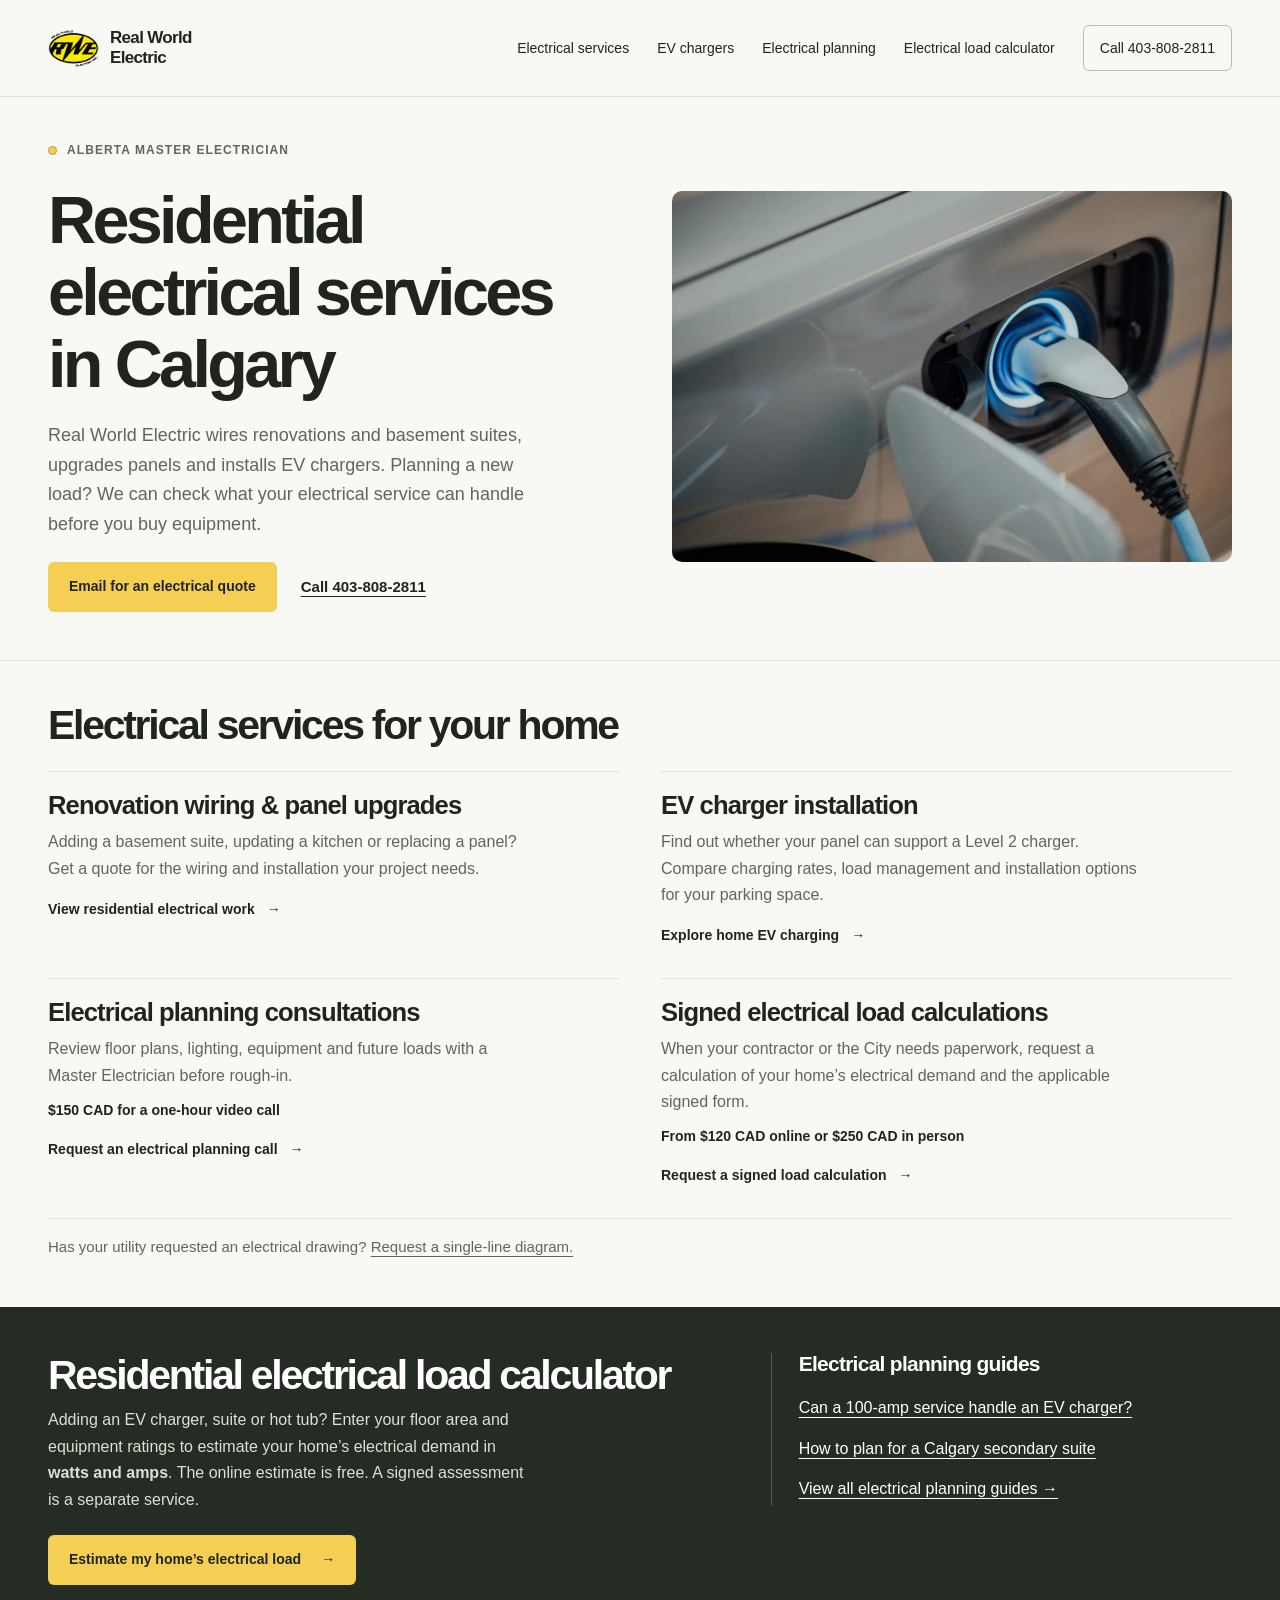
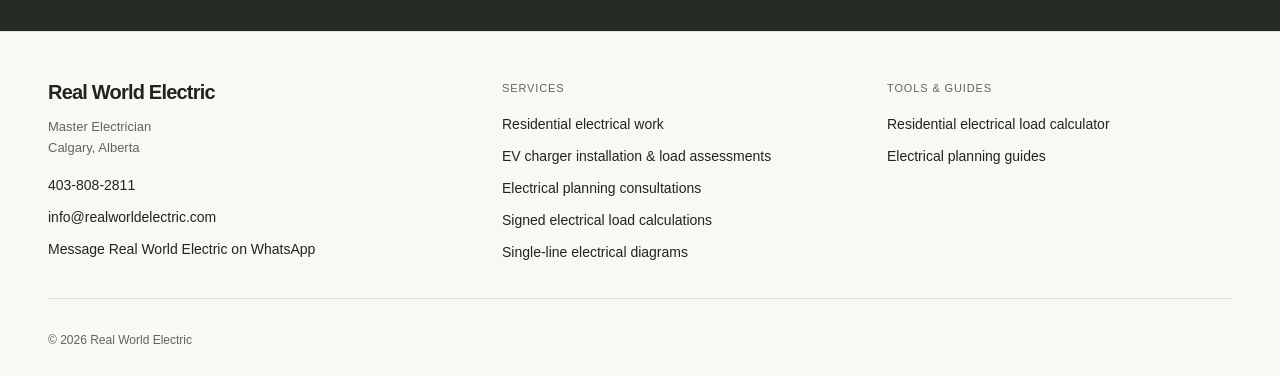
<file: index.html>
<!doctype html>
<html lang="en-CA">
<head>
  <meta charset="utf-8">
  <meta name="viewport" content="width=device-width, initial-scale=1">
  <title>Calgary Electrician, EV Load Calculations &amp; Planning | Real World Electric</title>
  <meta name="description" content="Calgary residential electrical contractors for renovation wiring, panel upgrades, EV charger installation, electrical planning and signed load calculations.">
  <link rel="canonical" href="https://realworldelectric.com/">
  <meta name="robots" content="index, follow">
  <meta name="theme-color" content="#f8f8f4">

  <!-- Open Graph / social preview -->
  <meta property="og:site_name" content="Real World Electric">
  <meta property="og:title" content="Calgary Electrician, EV Load Calculations &amp; Planning | Real World Electric">
  <meta property="og:description" content="Calgary residential electrical contractors for renovation wiring, panel upgrades, EV charger installation, electrical planning and signed load calculations.">
  <meta property="og:type" content="website">
  <meta property="og:url" content="https://realworldelectric.com/">
  <meta property="og:image" content="https://realworldelectric.com/assets/og-image.png?v=20261117">
  <meta property="og:image:width" content="1200">
  <meta property="og:image:height" content="630">
  <meta property="og:image:alt" content="Real World Electric residential electrical services in Calgary">
  <meta property="og:locale" content="en_CA">
  <meta name="twitter:card" content="summary_large_image">
  <meta name="twitter:title" content="Calgary Electrician, EV Load Calculations &amp; Planning | Real World Electric">
  <meta name="twitter:description" content="Calgary residential electrical contractors for renovation wiring, panel upgrades, EV charger installation, electrical planning and signed load calculations.">
  <meta name="twitter:image" content="https://realworldelectric.com/assets/og-image.png?v=20261117">

  <!-- Icons -->
  <link rel="icon" href="/assets/favicon.svg" type="image/svg+xml">
  <link rel="apple-touch-icon" href="/assets/rwe-logo.png">

  <!-- Fonts -->
  <!-- Structured data -->
  <script type="application/ld+json">
{
  "@context": "https://schema.org",
  "@graph": [
    {
      "@type": "Electrician",
      "@id": "https://realworldelectric.com/#business",
      "name": "Real World Electric",
      "url": "https://realworldelectric.com/",
      "logo": "https://realworldelectric.com/assets/rwe-logo.png",
      "image": "https://realworldelectric.com/assets/og-image.png",
      "telephone": "+1-403-808-2811",
      "email": "info@realworldelectric.com",
      "address": {
        "@type": "PostalAddress",
        "addressLocality": "Calgary",
        "addressRegion": "AB",
        "addressCountry": "CA"
      },
      "areaServed": [
        {
          "@type": "City",
          "name": "Calgary"
        },
        {
          "@type": "City",
          "name": "Edmonton"
        },
        {
          "@type": "State",
          "name": "Alberta"
        }
      ],
      "description": "Calgary electrical contractor providing residential electrical work, EV charger load calculations, installation quotes and electrical planning consultations.",
      "sameAs": [
        "https://facebook.com/realworldelectric"
      ]
    },
    {
      "@type": "WebSite",
      "@id": "https://realworldelectric.com/#website",
      "url": "https://realworldelectric.com/",
      "name": "Real World Electric",
      "publisher": {
        "@id": "https://realworldelectric.com/#business"
      }
    },
    {
      "@type": "SoftwareApplication",
      "@id": "https://realworldelectric.com/#calculator",
      "name": "Calgary & Edmonton Electrical Load Calculator",
      "description": "Residential electrical load planning from floor areas and equipment ratings, with demand results in watts and amps and Calgary or Edmonton form exports. Qualified review is needed before permit use.",
      "applicationCategory": "BusinessApplication",
      "operatingSystem": "Web",
      "url": "https://loadcalculation.realworldelectric.com/",
      "offers": {
        "@type": "Offer",
        "price": "0",
        "priceCurrency": "CAD"
      },
      "provider": {
        "@id": "https://realworldelectric.com/#business"
      }
    }
  ]
}
</script>

  <link rel="stylesheet" href="/assets/site.css">
  <link rel="stylesheet" href="/assets/home.css">

  <script defer src="/assets/site.js">
</script>
<!-- Google tag (gtag.js) -->
<script async src="https://www.googletagmanager.com/gtag/js?id=G-K3BF6QGHLL"></script>
<script>window.dataLayer=window.dataLayer||[];function gtag(){dataLayer.push(arguments);}gtag('js',new Date());gtag('config','G-K3BF6QGHLL');</script>
</head>
<body>
  <a class="skip-link" href="#main-content">Skip to content</a>
  <header class="site-header">
<div class="header-inner">
<a class="brand" href="/" aria-label="Real World Electric home">
<img src="/assets/rwe-logo.png" alt="" width="51" height="43">
<span>Real World<br>Electric</span>
</a>
<a class="header-mobile-call" href="tel:+14038082811" aria-label="Call Real World Electric at 403-808-2811">Call us</a>
<button class="menu-btn" type="button" aria-label="Toggle menu" aria-controls="site-navigation" aria-expanded="false" hidden>Menu <svg aria-hidden="true" width="18" height="18" viewBox="0 0 24 24" fill="none" stroke="currentColor" stroke-width="1.7">
<path d="M4 8h16M4 16h16"/>
</svg>
</button>
<nav class="nav-links" id="site-navigation" aria-label="Primary navigation">
<a href="/#services">Electrical services</a>
<a href="/ev-charger-load-calculation-calgary/">EV chargers</a>
<a href="/homeowner-consultations/">Electrical planning</a>
<a href="https://loadcalculation.realworldelectric.com/">Electrical load calculator</a>
<a class="nav-cta" href="tel:+14038082811">Call 403-808-2811</a>
</nav>
</div>
</header>

  <main id="main-content" tabindex="-1">
    <section class="company-hero" id="electrical-work" aria-labelledby="home-title">
      <div class="wrap company-hero-grid">
        <div>
          <p class="eyebrow">Alberta Master Electrician</p>
          <h1 id="home-title">Residential electrical services in Calgary</h1>
          <p class="standfirst">Real World Electric wires renovations and basement suites, upgrades panels and installs EV chargers. Planning a new load? We can check what your electrical service can handle before you buy equipment.</p>
          <div class="home-actions">
            <a class="button yellow" href="mailto:info@realworldelectric.com?subject=Calgary%20electrical%20work%20quote">Email for an electrical quote</a>
            <a class="phone-link" href="tel:+14038082811">Call 403-808-2811</a>
          </div>
        </div>
        <div class="company-hero-image"><img src="/assets/residential-ev-charging.webp" width="1440" height="958" alt="EV charging cable plugged into a silver car." fetchpriority="high"></div>
      </div>
    </section>

    <section class="service-section" id="services" aria-labelledby="services-title">
      <div class="wrap">
        <h2 id="services-title">Electrical services for your home</h2>
        <div class="home-service-grid">
          <article>
            <h3><a href="/calgary-residential-electrical-services/">Renovation wiring &amp; panel upgrades</a></h3>
            <p>Adding a basement suite, updating a kitchen or replacing a panel? Get a quote for the wiring and installation your project needs.</p>
            <a class="text-link" href="/calgary-residential-electrical-services/">View residential electrical work <span aria-hidden="true">→</span></a>
          </article>
          <article>
            <h3><a href="/ev-charger-load-calculation-calgary/">EV charger installation</a></h3>
            <p>Find out whether your panel can support a Level 2 charger. Compare charging rates, load management and installation options for your parking space.</p>
            <a class="text-link" href="/ev-charger-load-calculation-calgary/">Explore home EV charging <span aria-hidden="true">→</span></a>
          </article>
          <article>
            <h3><a href="/homeowner-consultations/">Electrical planning consultations</a></h3>
            <p>Review floor plans, lighting, equipment and future loads with a Master Electrician before rough-in.</p>
            <p class="service-price">$150 CAD for a one-hour video call</p>
            <a class="text-link" href="/homeowner-consultations/">Request an electrical planning call <span aria-hidden="true">→</span></a>
          </article>
          <article>
            <h3><a href="/load-calculation-sign-off/">Signed electrical load calculations</a></h3>
            <p>When your contractor or the City needs paperwork, request a calculation of your home’s electrical demand and the applicable signed form.</p>
            <p class="service-price">From $120 CAD online or $250 CAD in person</p>
            <a class="text-link" href="/load-calculation-sign-off/">Request a signed load calculation <span aria-hidden="true">→</span></a>
          </article>
        </div>
        <p class="drawing-link">Has your utility requested an electrical drawing? <a href="/single-line-diagrams/">Request a single-line diagram.</a></p>
      </div>
    </section>

    <section class="home-toolbox" id="tools" aria-labelledby="tools-title">
      <div class="wrap toolbox-grid">
        <div>
          <h2 id="tools-title">Residential electrical load calculator</h2>
          <p>Adding an EV charger, suite or hot tub? Enter your floor area and equipment ratings to estimate your home’s electrical demand in <strong>watts and amps</strong>. The online estimate is free. A signed assessment is a separate service.</p>
          <a class="button yellow" href="https://loadcalculation.realworldelectric.com/">Estimate my home’s electrical load <span aria-hidden="true">→</span></a>
        </div>
        <nav class="home-guides" id="guides" aria-label="Electrical planning guides">
          <h3>Electrical planning guides</h3>
          <a href="/guides/ev-charger-load-calculation-calgary/">Can a 100-amp service handle an EV charger?</a>
          <a href="/guides/calgary-secondary-suite-load-calculation/">How to plan for a Calgary secondary suite</a>
          <a href="/guides/">View all electrical planning guides <span aria-hidden="true">→</span></a>
        </nav>
      </div>
    </section>
  </main>
  <footer>
    <div class="wrap">
      <div class="footer-grid">
        <div>
          <p class="footer-brand">Real World Electric</p>
          <p class="footer-location">Master Electrician<br>Calgary, Alberta</p>
          <div class="footer-col footer-contact">
            <a href="tel:+14038082811">403-808-2811</a>
            <a href="mailto:info@realworldelectric.com">info@realworldelectric.com</a>
            <a href="https://wa.me/14038082811">Message Real World Electric on WhatsApp</a>
          </div>
        </div>
        <nav class="footer-col" aria-label="Electrical services">
          <p class="footer-label">Services</p>
          <a href="/calgary-residential-electrical-services/">Residential electrical work</a>
          <a href="/ev-charger-load-calculation-calgary/">EV charger installation &amp; load assessments</a>
          <a href="/homeowner-consultations/">Electrical planning consultations</a>
          <a href="/load-calculation-sign-off/">Signed electrical load calculations</a>
          <a href="/single-line-diagrams/">Single-line electrical diagrams</a>
        </nav>
        <nav class="footer-col" aria-label="Tools and guides">
          <p class="footer-label">Tools &amp; guides</p>
          <a href="https://loadcalculation.realworldelectric.com/">Residential electrical load calculator</a>
          <a href="/guides/">Electrical planning guides</a>
        </nav>
      </div>
      <div class="footer-note">&copy; 2026 Real World Electric</div>
    </div>
  </footer>

</body>
</html>
</file>
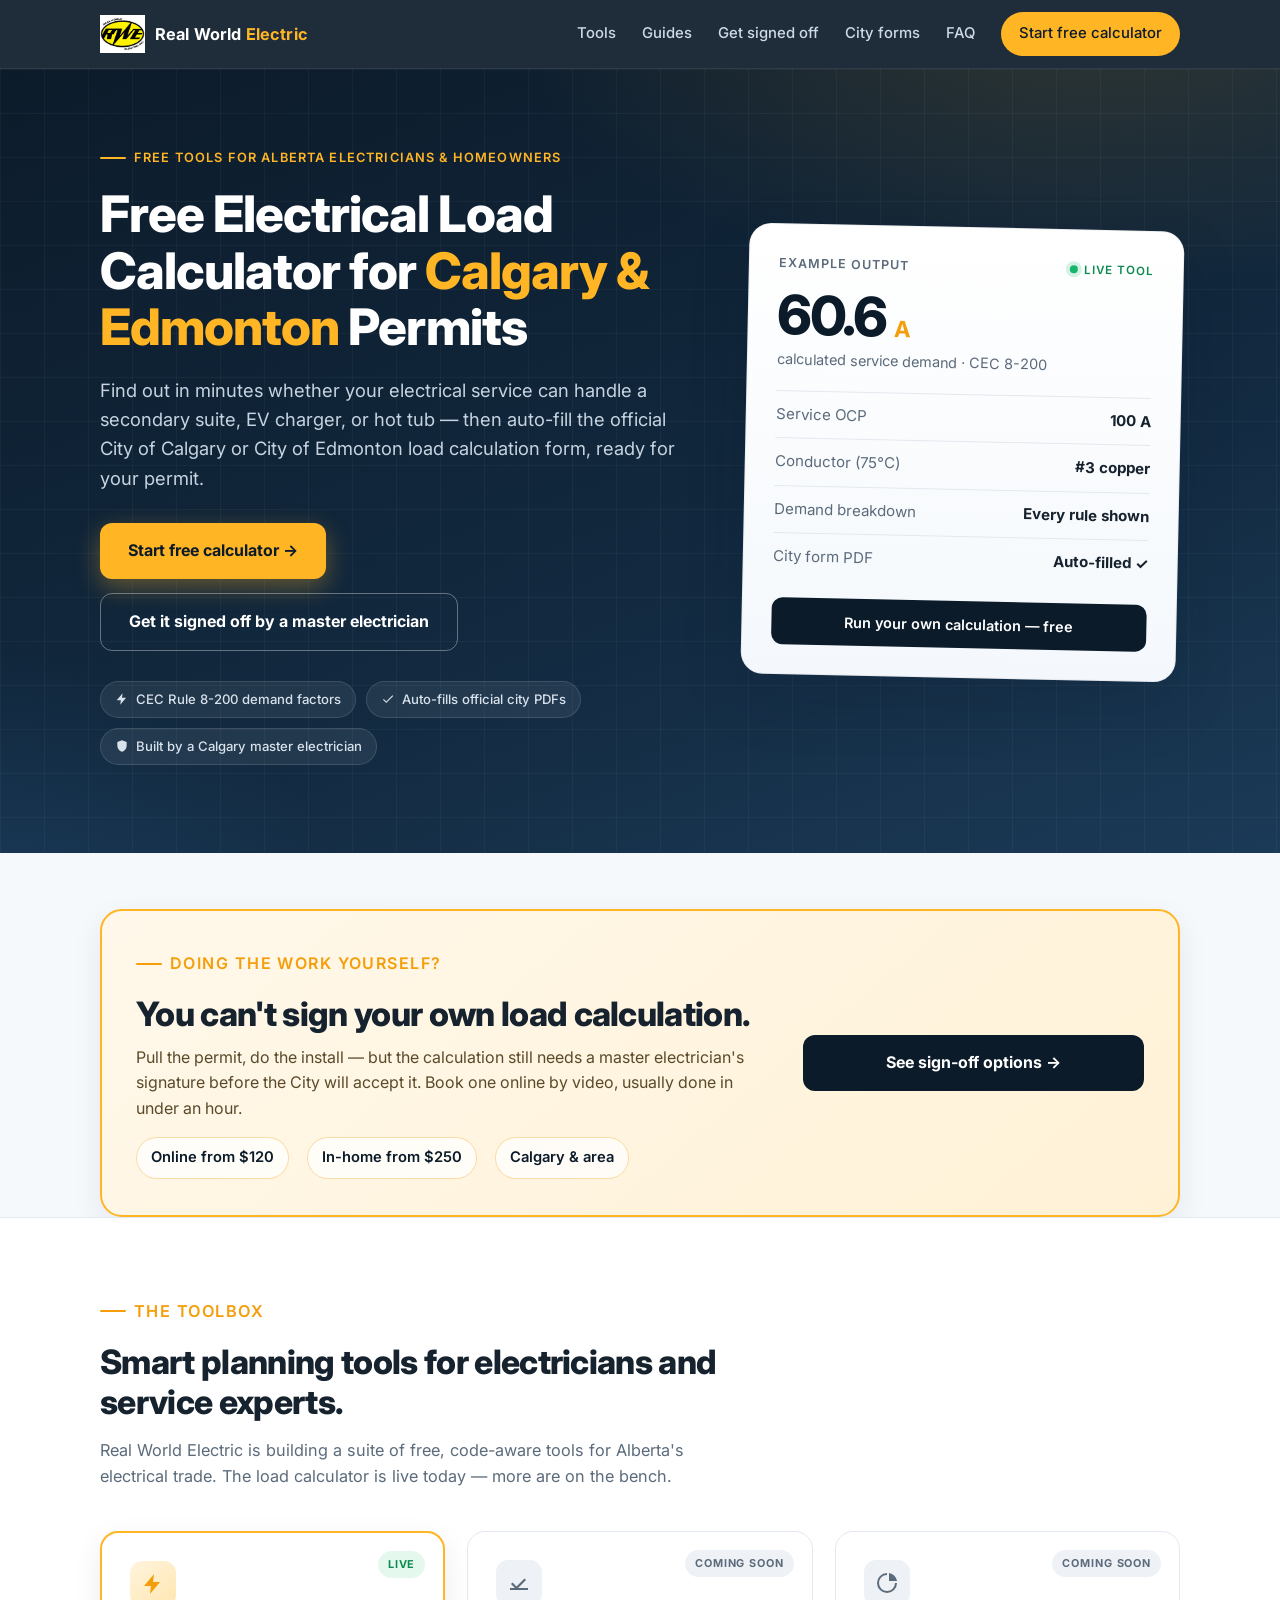
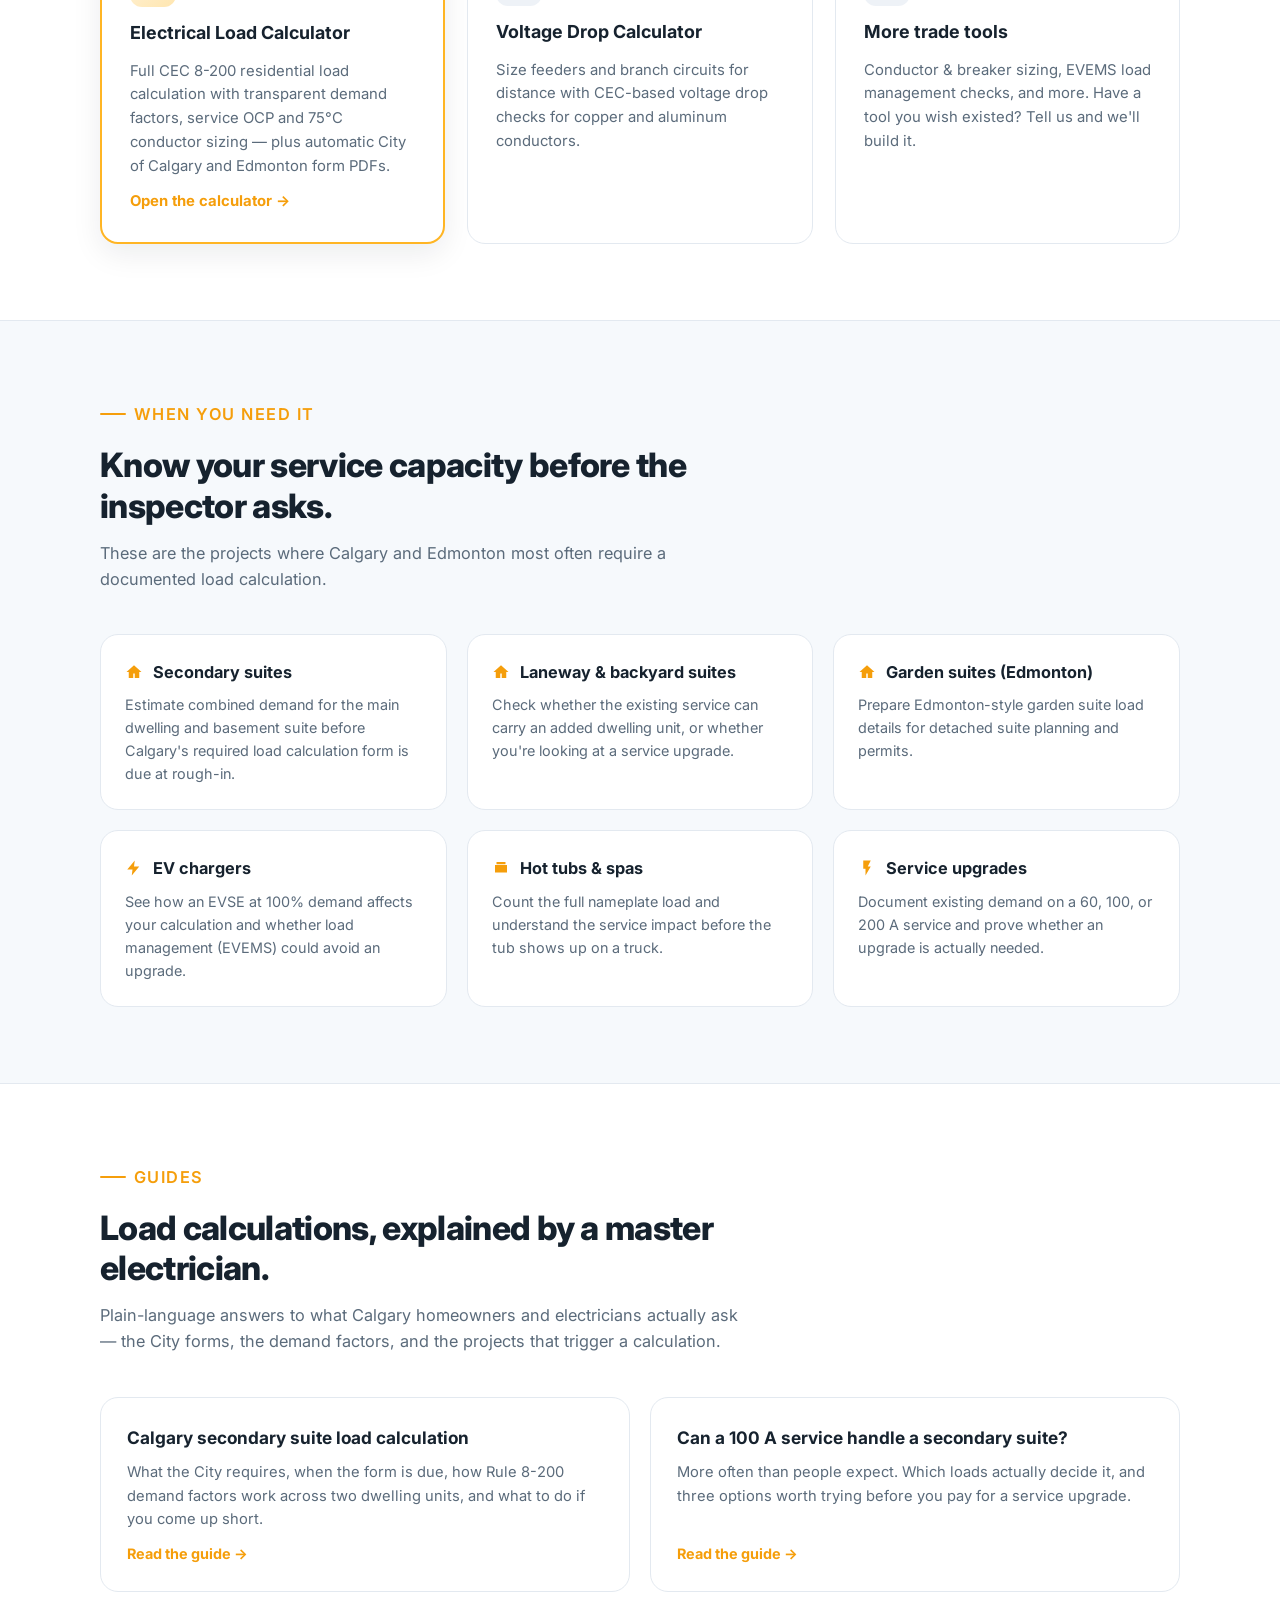
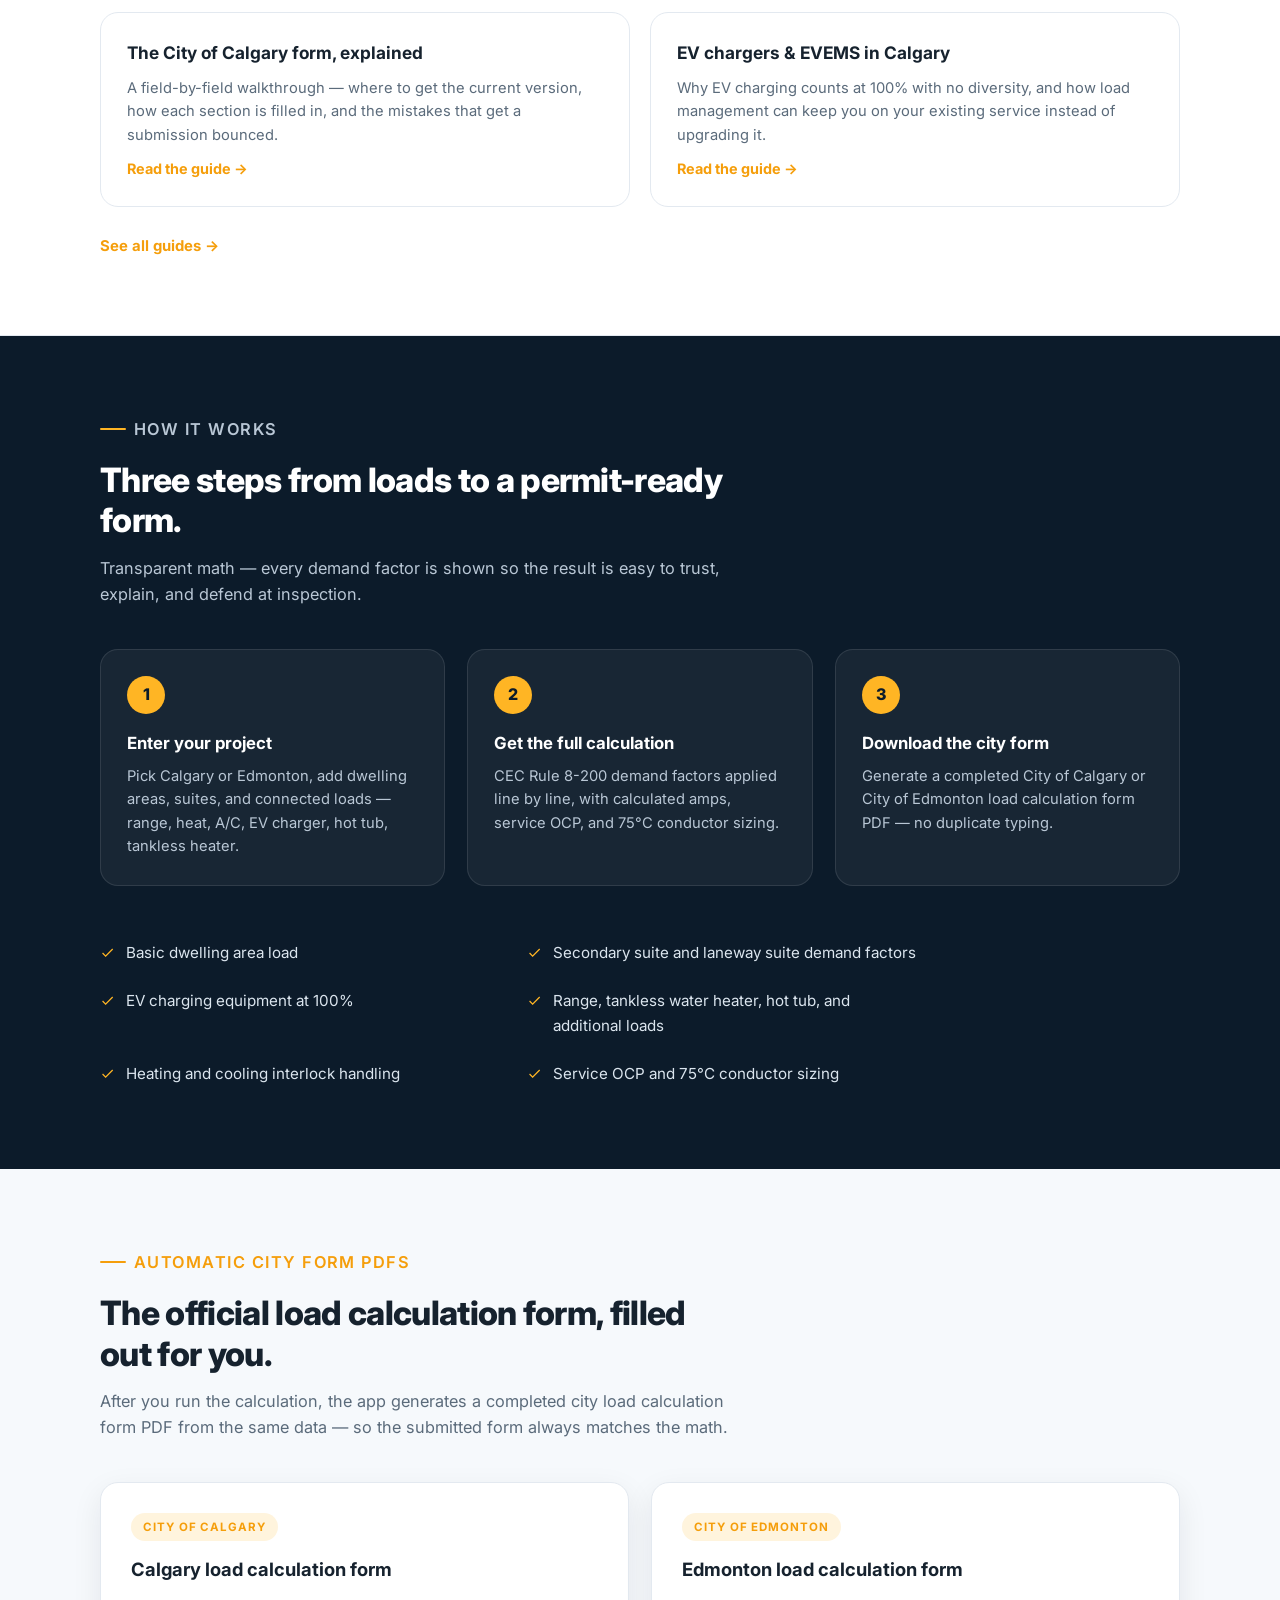
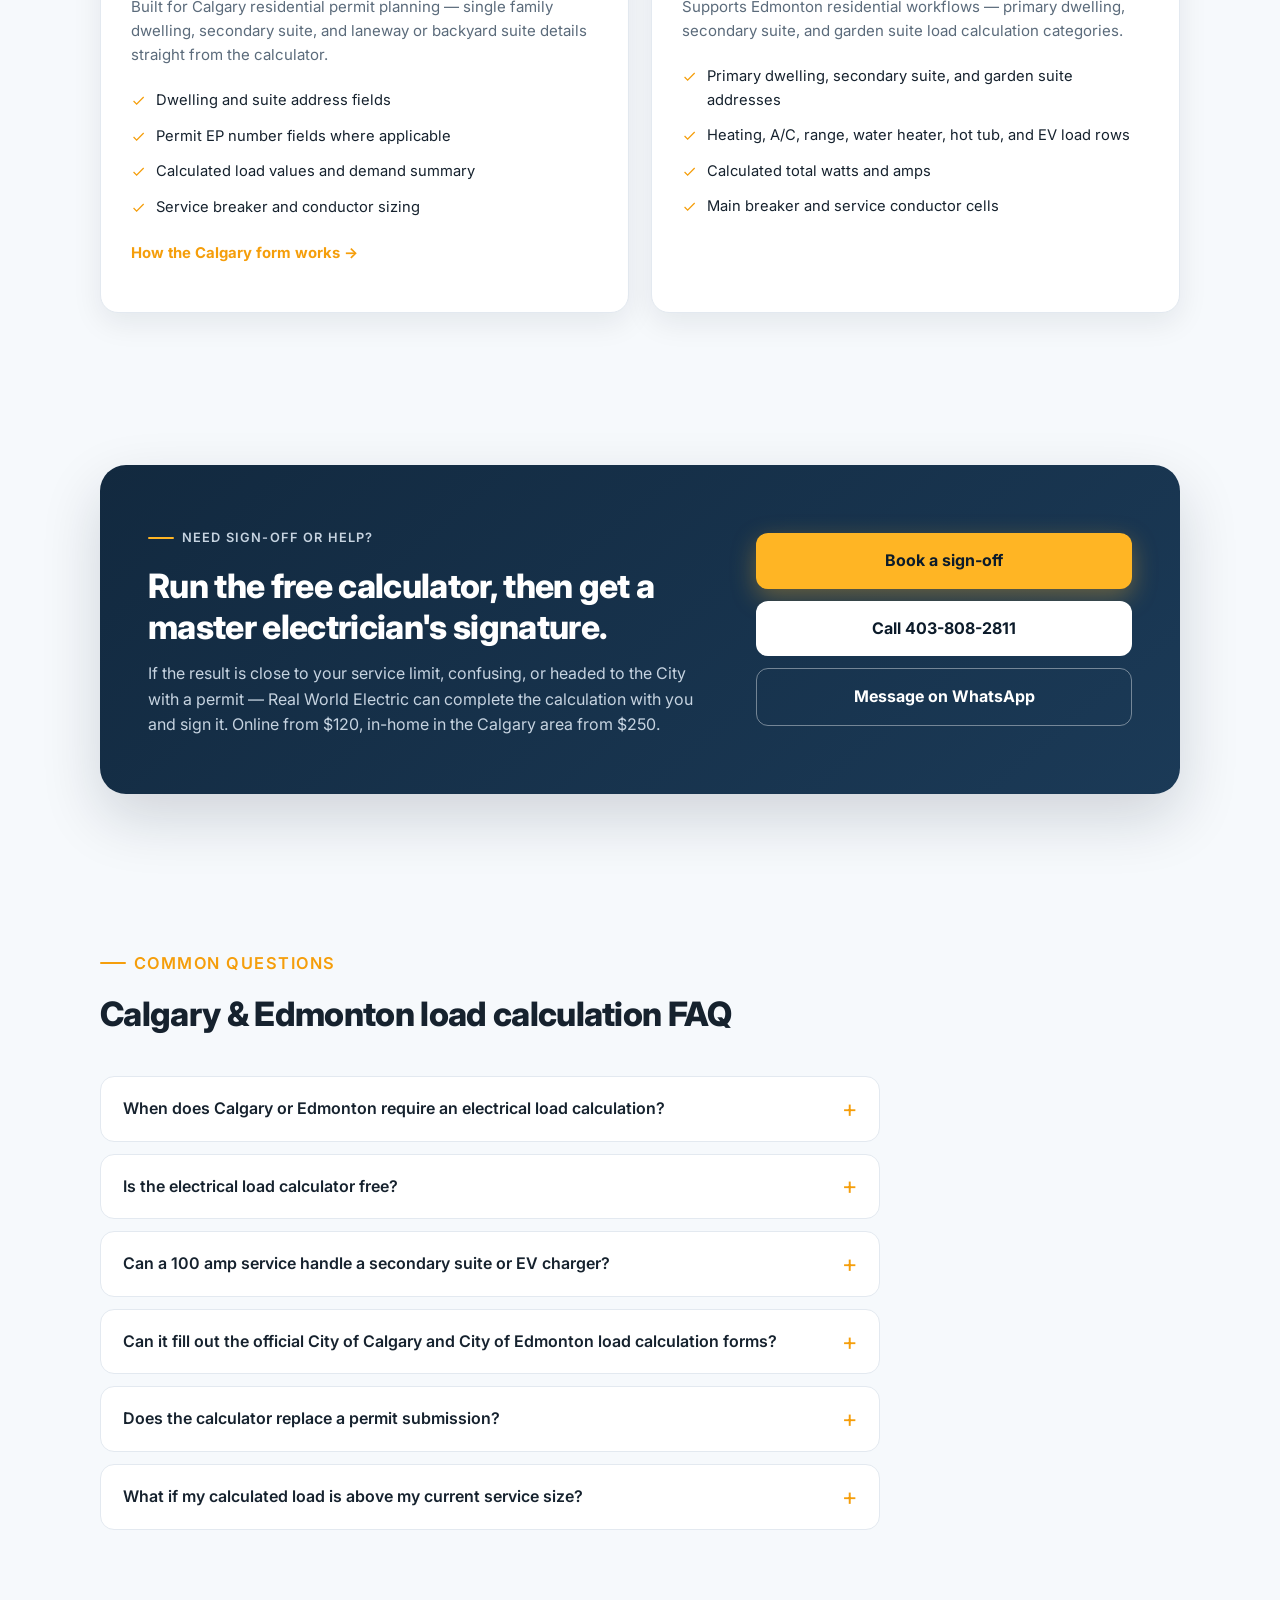
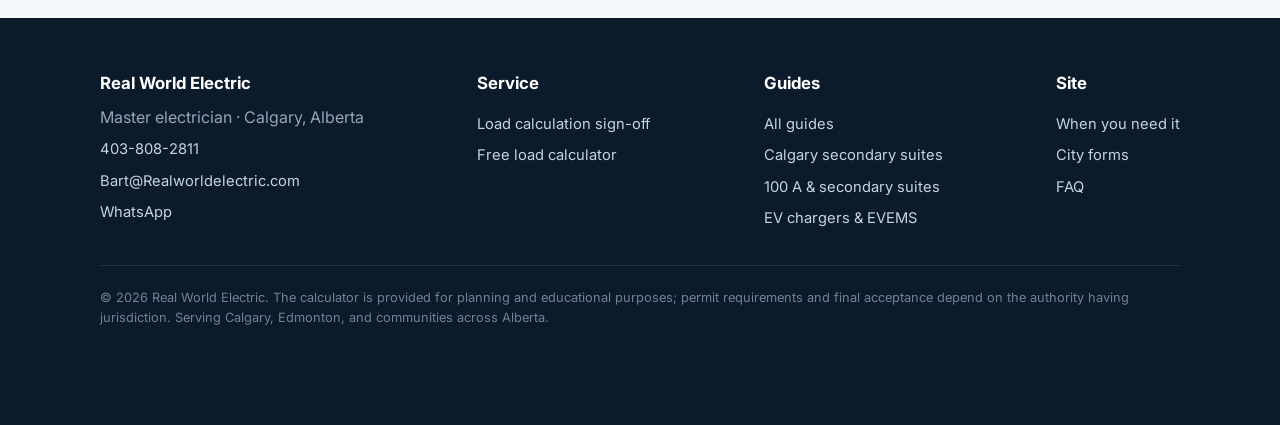
<file: Index.html>
<!doctype html>
<html lang="en-CA">
<head>
  <meta charset="utf-8">
  <meta name="viewport" content="width=device-width, initial-scale=1">
  <title>Free Electrical Load Calculator – Calgary &amp; Edmonton Permit Forms | Real World Electric</title>
  <meta name="description" content="Free CEC 8-200 electrical load calculator for Alberta. Check if your service can handle a secondary suite, EV charger or hot tub — and auto-fill the official City of Calgary and City of Edmonton load calculation forms.">
  <link rel="canonical" href="https://smartplanning.realworldelectric.com/">
  <meta name="robots" content="index, follow">
  <meta name="theme-color" content="#0c1b2a">

  <!-- Open Graph / social preview -->
  <meta property="og:site_name" content="Real World Electric — Smart Planning Tools">
  <meta property="og:title" content="Free Electrical Load Calculator for Calgary &amp; Edmonton Permits">
  <meta property="og:description" content="Run a CEC 8-200 load calculation in minutes and auto-fill the official City of Calgary or Edmonton load calculation form. Free, built by a Calgary master electrician.">
  <meta property="og:type" content="website">
  <meta property="og:url" content="https://smartplanning.realworldelectric.com/">
  <meta property="og:image" content="https://smartplanning.realworldelectric.com/assets/og-image.png">
  <meta property="og:image:width" content="1200">
  <meta property="og:image:height" content="630">
  <meta property="og:image:alt" content="Real World Electric — free electrical load calculator for Calgary and Edmonton permit forms">
  <meta property="og:locale" content="en_CA">
  <meta name="twitter:card" content="summary_large_image">
  <meta name="twitter:title" content="Free Electrical Load Calculator for Calgary &amp; Edmonton Permits">
  <meta name="twitter:description" content="Run a CEC 8-200 load calculation in minutes and auto-fill the official city load calculation form. Free.">
  <meta name="twitter:image" content="https://smartplanning.realworldelectric.com/assets/og-image.png">

  <!-- Icons -->
  <link rel="icon" href="assets/favicon.svg" type="image/svg+xml">
  <link rel="apple-touch-icon" href="assets/rwe-logo.png">

  <!-- Fonts -->
  <link rel="preconnect" href="https://fonts.googleapis.com">
  <link rel="preconnect" href="https://fonts.gstatic.com" crossorigin>
  <link href="https://fonts.googleapis.com/css2?family=Inter:wght@400;500;600;700;800&display=swap" rel="stylesheet">

  <!-- Structured data -->
  <script type="application/ld+json">
  {
    "@context": "https://schema.org",
    "@graph": [
      {
        "@type": "Electrician",
        "@id": "https://smartplanning.realworldelectric.com/#business",
        "name": "Real World Electric",
        "url": "https://smartplanning.realworldelectric.com/",
        "logo": "https://smartplanning.realworldelectric.com/assets/rwe-logo.png",
        "image": "https://smartplanning.realworldelectric.com/assets/og-image.png",
        "telephone": "+1-403-808-2811",
        "email": "Bart@Realworldelectric.com",
        "priceRange": "$$",
        "address": { "@type": "PostalAddress", "addressLocality": "Calgary", "addressRegion": "AB", "addressCountry": "CA" },
        "areaServed": [
          { "@type": "City", "name": "Calgary" },
          { "@type": "City", "name": "Edmonton" },
          { "@type": "State", "name": "Alberta" }
        ],
        "sameAs": [ "https://facebook.com/realworldelectric" ]
      },
      {
        "@type": "WebSite",
        "@id": "https://smartplanning.realworldelectric.com/#website",
        "url": "https://smartplanning.realworldelectric.com/",
        "name": "Real World Electric — Smart Planning Tools",
        "publisher": { "@id": "https://smartplanning.realworldelectric.com/#business" }
      },
      {
        "@type": "SoftwareApplication",
        "@id": "https://smartplanning.realworldelectric.com/#calculator",
        "name": "Calgary & Edmonton Electrical Load Calculator",
        "description": "Free residential electrical load calculator using Canadian Electrical Code Rule 8-200 demand factors, with automatic City of Calgary and City of Edmonton load calculation form PDF generation.",
        "applicationCategory": "BusinessApplication",
        "operatingSystem": "Web",
        "url": "https://loadcalculation.realworldelectric.com/",
        "offers": { "@type": "Offer", "price": "0", "priceCurrency": "CAD" },
        "provider": { "@id": "https://smartplanning.realworldelectric.com/#business" }
      },
      {
        "@type": "FAQPage",
        "@id": "https://smartplanning.realworldelectric.com/#faq",
        "mainEntity": [
          {
            "@type": "Question",
            "name": "When does Calgary or Edmonton require an electrical load calculation?",
            "acceptedAnswer": { "@type": "Answer", "text": "A load calculation is commonly required when you add a secondary suite, laneway or garden suite, EV charger, hot tub, or other major load, or when you upgrade the electrical service. Calgary asks for its secondary suite load calculation form before the electrical rough-in inspection, and Edmonton has an equivalent load calculation form." }
          },
          {
            "@type": "Question",
            "name": "Is the electrical load calculator free?",
            "acceptedAnswer": { "@type": "Answer", "text": "Yes. The calculator is completely free to use, including the automatic City of Calgary and City of Edmonton form PDFs. If you need help interpreting the result or preparing for permit review, Real World Electric offers a master electrician review." }
          },
          {
            "@type": "Question",
            "name": "Can a 100 amp service handle a secondary suite or EV charger?",
            "acceptedAnswer": { "@type": "Answer", "text": "Sometimes. It depends on the calculated demand under CEC Rule 8-200. Many homes can add a suite or EV charger on a 100 A service once demand factors are applied, while others need load management or a service upgrade. The calculator shows you where you stand in minutes." }
          },
          {
            "@type": "Question",
            "name": "Can it fill out the official City of Calgary and City of Edmonton load calculation forms?",
            "acceptedAnswer": { "@type": "Answer", "text": "Yes. After you run the calculation, the app generates a completed City of Calgary or City of Edmonton load calculation form PDF using your project addresses, dwelling units, calculated watts and amps, breaker size, and conductor size." }
          },
          {
            "@type": "Question",
            "name": "Does the calculator replace a permit submission?",
            "acceptedAnswer": { "@type": "Answer", "text": "No. It helps you estimate and document the electrical load before you apply. Permit requirements and final acceptance always depend on the authority having jurisdiction and your specific project." }
          },
          {
            "@type": "Question",
            "name": "What if my calculated load is above my current service size?",
            "acceptedAnswer": { "@type": "Answer", "text": "You may need load management (such as an EVEMS for EV charging), revised equipment choices, or a service upgrade. Real World Electric can review the calculation and walk you through the options before you spend money on a permit." }
          }
        ]
      }
    ]
  }
  </script>

  <style>
    :root{
      --navy:#0c1b2a;
      --navy-2:#12293f;
      --navy-3:#1b3a57;
      --volt:#ffb524;
      --volt-deep:#f59e0b;
      --ink:#16222e;
      --muted:#5b6b7b;
      --line:#e3e9f0;
      --bg:#f6f9fc;
      --card:#ffffff;
      --radius:18px;
      --shadow:0 10px 30px rgba(12,27,42,.08);
      --shadow-lg:0 24px 60px rgba(12,27,42,.16);
      --font:'Inter',-apple-system,BlinkMacSystemFont,'Segoe UI',Roboto,sans-serif;
    }
    *{margin:0;padding:0;box-sizing:border-box}
    html{scroll-behavior:smooth;scroll-padding-top:84px}
    body{font-family:var(--font);color:var(--ink);background:var(--bg);line-height:1.6;-webkit-font-smoothing:antialiased}
    img{max-width:100%;display:block}
    a{color:inherit}
    .wrap{max-width:1120px;margin:0 auto;padding:0 20px}

    /* ---------- Header ---------- */
    .site-header{position:sticky;top:0;z-index:50;background:rgba(12,27,42,.92);backdrop-filter:blur(12px);border-bottom:1px solid rgba(255,255,255,.08)}
    .header-inner{display:flex;align-items:center;justify-content:space-between;gap:16px;height:68px;max-width:1120px;margin:0 auto;padding:0 20px}
    .brand{display:flex;align-items:center;gap:10px;text-decoration:none;color:#fff;font-weight:700;font-size:1.02rem;letter-spacing:.01em}
    .brand img{height:38px;width:auto}
    .brand .bolt{color:var(--volt)}
    .nav-links{display:flex;align-items:center;gap:26px}
    .nav-links a{color:#cfdae6;text-decoration:none;font-size:.93rem;font-weight:500;transition:color .15s}
    .nav-links a:hover{color:#fff}
    .nav-cta{background:var(--volt);color:var(--navy)!important;font-weight:700;padding:10px 18px;border-radius:999px;transition:transform .15s,box-shadow .15s}
    .nav-cta:hover{transform:translateY(-1px);box-shadow:0 6px 18px rgba(255,181,36,.35)}
    .menu-btn{display:none;background:none;border:0;cursor:pointer;padding:8px}
    .menu-btn span{display:block;width:22px;height:2px;background:#fff;margin:5px 0;border-radius:2px;transition:.2s}

    /* ---------- Hero ---------- */
    .hero{background:
      radial-gradient(1000px 500px at 85% -10%, rgba(255,181,36,.14), transparent 60%),
      radial-gradient(800px 500px at -10% 110%, rgba(64,145,220,.18), transparent 60%),
      linear-gradient(160deg,var(--navy) 0%,var(--navy-2) 60%,var(--navy-3) 100%);
      color:#fff;padding:72px 0 88px;position:relative;overflow:hidden}
    .hero::before{content:"";position:absolute;inset:0;background-image:
      linear-gradient(rgba(255,255,255,.035) 1px,transparent 1px),
      linear-gradient(90deg,rgba(255,255,255,.035) 1px,transparent 1px);
      background-size:44px 44px;pointer-events:none}
    .hero-grid{display:grid;grid-template-columns:1.15fr .85fr;gap:56px;align-items:center;position:relative}
    .eyebrow{display:inline-flex;align-items:center;gap:8px;font-size:.8rem;font-weight:600;letter-spacing:.09em;text-transform:uppercase;color:var(--volt);margin-bottom:18px}
    .eyebrow::before{content:"";width:26px;height:2px;background:var(--volt);border-radius:2px}
    h1{font-size:clamp(2rem,4.6vw,3.15rem);line-height:1.12;font-weight:800;letter-spacing:-.02em;margin-bottom:20px}
    h1 .hl{color:var(--volt)}
    .hero-text{font-size:clamp(1rem,1.6vw,1.15rem);color:#c6d3e0;max-width:56ch;margin-bottom:30px}
    .hero-actions{display:flex;flex-wrap:wrap;gap:14px;margin-bottom:30px}
    .button{display:inline-flex;align-items:center;justify-content:center;gap:8px;text-decoration:none;font-weight:700;font-size:1rem;padding:15px 28px;border-radius:12px;transition:transform .15s,box-shadow .15s}
    .button.primary{background:var(--volt);color:var(--navy);box-shadow:0 8px 24px rgba(255,181,36,.35)}
    .button.primary:hover{transform:translateY(-2px);box-shadow:0 12px 30px rgba(255,181,36,.45)}
    .button.ghost{border:1.5px solid rgba(255,255,255,.35);color:#fff}
    .button.ghost:hover{border-color:#fff;transform:translateY(-2px)}
    .trust-chips{display:flex;flex-wrap:wrap;gap:10px}
    .trust-chips span{display:inline-flex;align-items:center;gap:7px;font-size:.82rem;font-weight:500;color:#d8e2ec;background:rgba(255,255,255,.07);border:1px solid rgba(255,255,255,.12);padding:7px 14px;border-radius:999px}
    .trust-chips svg{flex:none}

    /* result card */
    .result-card{background:linear-gradient(180deg,#ffffff,#f4f8fc);color:var(--ink);border-radius:22px;padding:30px;box-shadow:var(--shadow-lg);position:relative;transform:rotate(1.2deg)}
    .result-card::after{content:"";position:absolute;inset:0;border-radius:22px;border:1px solid rgba(12,27,42,.06);pointer-events:none}
    .card-topline{display:flex;justify-content:space-between;align-items:center;font-size:.78rem;font-weight:600;letter-spacing:.08em;text-transform:uppercase;color:var(--muted);margin-bottom:14px}
    .live-dot{display:inline-flex;align-items:center;gap:6px;color:#0d8a4f;font-size:.72rem}
    .live-dot::before{content:"";width:8px;height:8px;border-radius:50%;background:#18b56b;box-shadow:0 0 0 4px rgba(24,181,107,.18)}
    .amps{font-size:3.4rem;font-weight:800;letter-spacing:-.03em;line-height:1;color:var(--navy)}
    .amps small{font-size:1.4rem;color:var(--volt-deep);font-weight:700}
    .amps-label{color:var(--muted);font-size:.9rem;margin:6px 0 20px}
    .metric-row{display:flex;justify-content:space-between;align-items:center;padding:11px 0;border-top:1px solid var(--line);font-size:.94rem}
    .metric-row span{color:var(--muted)}
    .metric-row strong{font-weight:700}
    .card-cta{margin-top:18px;text-align:center;background:var(--navy);color:#fff;text-decoration:none;font-weight:600;font-size:.9rem;padding:12px;border-radius:11px;display:block;transition:background .15s}
    .card-cta:hover{background:var(--navy-3)}

    /* ---------- Sections ---------- */
    section{padding:76px 0}
    .section-head{max-width:640px;margin-bottom:42px}
    h2{font-size:clamp(1.5rem,3vw,2.1rem);font-weight:800;letter-spacing:-.02em;line-height:1.2;margin-bottom:14px}
    .section-head p{color:var(--muted);font-size:1.02rem}
    .eyebrow.dark{color:var(--volt-deep)}
    .eyebrow.dark::before{background:var(--volt-deep)}

    /* tools hub */
    .tools{background:#fff;border-top:1px solid var(--line);border-bottom:1px solid var(--line)}
    .tool-grid{display:grid;grid-template-columns:repeat(3,1fr);gap:22px}
    .tool-card{background:var(--card);border:1px solid var(--line);border-radius:var(--radius);padding:28px;display:flex;flex-direction:column;gap:12px;transition:transform .18s,box-shadow .18s;position:relative}
    .tool-card.live{border:2px solid var(--volt);box-shadow:var(--shadow)}
    .tool-card:hover{transform:translateY(-4px);box-shadow:var(--shadow-lg)}
    .tool-icon{width:46px;height:46px;border-radius:12px;display:grid;place-items:center;background:linear-gradient(140deg,#fff4dd,#ffe6b0);color:var(--volt-deep)}
    .tool-card.soon .tool-icon{background:#eef2f7;color:var(--muted)}
    .tool-card h3{font-size:1.12rem;font-weight:700}
    .tool-card p{color:var(--muted);font-size:.93rem;flex:1}
    .badge{position:absolute;top:18px;right:18px;font-size:.68rem;font-weight:700;letter-spacing:.08em;text-transform:uppercase;padding:5px 10px;border-radius:999px}
    .badge.live{background:#e5f8ee;color:#0d8a4f}
    .badge.soon{background:#eef2f7;color:var(--muted)}
    .tool-link{font-weight:700;font-size:.93rem;color:var(--volt-deep);text-decoration:none}
    .tool-link:hover{text-decoration:underline}

    /* use cases */
    .case-grid{display:grid;grid-template-columns:repeat(3,1fr);gap:20px}
    .case-card{background:#fff;border:1px solid var(--line);border-radius:var(--radius);padding:24px;transition:transform .18s,box-shadow .18s}
    .case-card:hover{transform:translateY(-3px);box-shadow:var(--shadow)}
    .case-card h3{font-size:1.02rem;font-weight:700;margin-bottom:8px;display:flex;align-items:center;gap:10px}
    .case-card h3 svg{color:var(--volt-deep);flex:none}
    .case-card p{color:var(--muted);font-size:.9rem}

    /* guides */
    .guides-sec{background:#fff;border-top:1px solid var(--line);border-bottom:1px solid var(--line)}
    .guide-grid{display:grid;grid-template-columns:repeat(2,1fr);gap:20px}
    .guide-card{background:#fff;border:1px solid var(--line);border-radius:var(--radius);padding:26px;text-decoration:none;display:flex;flex-direction:column;gap:10px;transition:transform .18s,box-shadow .18s}
    .guide-card:hover{transform:translateY(-4px);box-shadow:var(--shadow-lg)}
    .guide-card h3{font-size:1.08rem;font-weight:700;color:var(--ink)}
    .guide-card p{color:var(--muted);font-size:.92rem;flex:1}
    .guide-card .more{font-weight:700;font-size:.9rem;color:var(--volt-deep)}

    /* sign-off banner */
    .signoff{background:linear-gradient(140deg,#fff8ea,#fff1d6);border:2px solid var(--volt);border-radius:22px;padding:36px 34px;display:grid;grid-template-columns:1.3fr .7fr;gap:34px;align-items:center;box-shadow:var(--shadow)}
    .signoff h2{margin-bottom:10px}
    .signoff p{color:#5a4a2a;font-size:1rem}
    .signoff .price-line{display:flex;flex-wrap:wrap;gap:18px;margin-top:16px}
    .signoff .price-line span{font-size:.92rem;font-weight:600;color:var(--navy);background:rgba(255,255,255,.75);border:1px solid rgba(245,158,11,.35);padding:8px 14px;border-radius:999px}
    .button.dark{background:var(--navy);color:#fff}
    .button.dark:hover{background:var(--navy-3);transform:translateY(-2px)}
    .button.full{width:100%}

    /* how it works */
    .how{background:var(--navy);color:#fff}
    .how h2{color:#fff}
    .how .section-head p{color:#b9c7d5}
    .steps{display:grid;grid-template-columns:repeat(3,1fr);gap:22px;margin-bottom:48px}
    .step{background:rgba(255,255,255,.05);border:1px solid rgba(255,255,255,.1);border-radius:var(--radius);padding:26px}
    .step-num{width:38px;height:38px;border-radius:50%;background:var(--volt);color:var(--navy);font-weight:800;display:grid;place-items:center;margin-bottom:16px}
    .step h3{font-size:1.05rem;margin-bottom:8px}
    .step p{color:#b9c7d5;font-size:.92rem}
    .check-cols{display:grid;grid-template-columns:repeat(2,1fr);gap:10px 34px;max-width:820px}
    .check-cols li{list-style:none;display:flex;gap:11px;align-items:flex-start;color:#dbe5ee;font-size:.95rem;padding:7px 0}
    .check-cols svg{flex:none;margin-top:4px;color:var(--volt)}

    /* city forms */
    .form-grid{display:grid;grid-template-columns:1fr 1fr;gap:22px}
    .form-card{background:#fff;border:1px solid var(--line);border-radius:var(--radius);padding:30px;box-shadow:var(--shadow)}
    .form-card h3{font-size:1.15rem;font-weight:700;margin-bottom:10px}
    .form-card>p{color:var(--muted);font-size:.94rem;margin-bottom:16px}
    .form-card ul{list-style:none}
    .form-card li{display:flex;gap:10px;align-items:flex-start;font-size:.92rem;color:var(--ink);padding:6px 0}
    .form-card li svg{flex:none;margin-top:4px;color:var(--volt-deep)}
    .city-tag{display:inline-block;font-size:.72rem;font-weight:700;letter-spacing:.08em;text-transform:uppercase;color:var(--volt-deep);background:#fff4dd;padding:5px 12px;border-radius:999px;margin-bottom:14px}

    /* review CTA */
    .review{background:linear-gradient(140deg,var(--navy-2),var(--navy-3));color:#fff;border-radius:26px;padding:56px 48px;display:grid;grid-template-columns:1.2fr .8fr;gap:44px;align-items:center;box-shadow:var(--shadow-lg)}
    .review h2{color:#fff}
    .review p{color:#c6d3e0}
    .review-actions{display:flex;flex-direction:column;gap:12px}
    .button.white{background:#fff;color:var(--navy)}
    .button.white:hover{transform:translateY(-2px);box-shadow:0 10px 26px rgba(0,0,0,.25)}
    .button.outline{border:1.5px solid rgba(255,255,255,.4);color:#fff}
    .button.outline:hover{border-color:#fff}

    /* FAQ */
    .faq-list{max-width:780px}
    details{background:#fff;border:1px solid var(--line);border-radius:14px;margin-bottom:12px;overflow:hidden}
    summary{cursor:pointer;font-weight:600;font-size:1rem;padding:19px 52px 19px 22px;list-style:none;position:relative}
    summary::-webkit-details-marker{display:none}
    summary::after{content:"+";position:absolute;right:22px;top:50%;transform:translateY(-50%);font-size:1.5rem;font-weight:400;color:var(--volt-deep);transition:transform .2s}
    details[open] summary::after{transform:translateY(-50%) rotate(45deg)}
    details p{padding:0 22px 20px;color:var(--muted);font-size:.95rem}

    /* footer */
    footer{background:var(--navy);color:#93a5b7;padding:52px 0 96px}
    .footer-grid{display:flex;justify-content:space-between;gap:32px;flex-wrap:wrap;align-items:flex-start}
    .footer-brand{color:#fff;font-weight:700;font-size:1.05rem;margin-bottom:8px}
    .footer-grid a{color:#c6d3e0;text-decoration:none;font-size:.92rem}
    .footer-grid a:hover{color:#fff}
    .footer-col{display:flex;flex-direction:column;gap:8px}
    .footer-note{margin-top:34px;padding-top:22px;border-top:1px solid rgba(255,255,255,.1);font-size:.8rem;color:#6f8296}

    /* sticky mobile CTA */
    .mobile-cta{display:none;position:fixed;bottom:0;left:0;right:0;z-index:60;padding:10px 14px calc(10px + env(safe-area-inset-bottom));background:rgba(12,27,42,.96);backdrop-filter:blur(10px);border-top:1px solid rgba(255,255,255,.12)}
    .mobile-cta a{display:block;text-align:center;background:var(--volt);color:var(--navy);font-weight:800;text-decoration:none;padding:14px;border-radius:12px;font-size:1rem}

    /* ---------- Mobile ---------- */
    @media (max-width:900px){
      .hero-grid{grid-template-columns:1fr;gap:44px}
      .result-card{transform:none;max-width:440px}
      .tool-grid,.case-grid,.steps{grid-template-columns:1fr 1fr}
      .form-grid,.review,.signoff{grid-template-columns:1fr}
      .review{padding:40px 28px}
      .check-cols{grid-template-columns:1fr}
    }
    @media (max-width:640px){
      .nav-links{display:none;position:absolute;top:68px;left:0;right:0;background:var(--navy);flex-direction:column;align-items:stretch;gap:0;padding:10px 20px 20px;border-bottom:1px solid rgba(255,255,255,.1)}
      .nav-links.open{display:flex}
      .nav-links a{padding:13px 4px;font-size:1rem;border-bottom:1px solid rgba(255,255,255,.07)}
      .nav-links .nav-cta{margin-top:14px;text-align:center;border-bottom:none}
      .menu-btn{display:block}
      .hero{padding:52px 0 64px}
      section{padding:56px 0}
      .tool-grid,.case-grid,.steps,.guide-grid{grid-template-columns:1fr}
      .hero-actions .button{width:100%}
      .mobile-cta{display:block}
      footer{padding-bottom:120px}
    }
  </style>
</head>
<body>

  <header class="site-header">
    <div class="header-inner">
      <a class="brand" href="/" aria-label="Real World Electric home">
        <img src="assets/rwe-logo.png" alt="Real World Electric logo" width="38" height="38">
        <span>Real World <span class="bolt">Electric</span></span>
      </a>
      <button class="menu-btn" aria-label="Toggle menu" aria-expanded="false" onclick="const n=document.querySelector('.nav-links');n.classList.toggle('open');this.setAttribute('aria-expanded',n.classList.contains('open'))">
        <span></span><span></span><span></span>
      </button>
      <nav class="nav-links" aria-label="Primary navigation">
        <a href="#tools">Tools</a>
        <a href="/guides/">Guides</a>
        <a href="/load-calculation-sign-off/">Get signed off</a>
        <a href="#city-forms">City forms</a>
        <a href="#faq">FAQ</a>
        <a class="nav-cta" href="https://loadcalculation.realworldelectric.com/">Start free calculator</a>
      </nav>
    </div>
  </header>

  <main>
    <!-- ============ HERO ============ -->
    <section class="hero">
      <div class="wrap hero-grid">
        <div>
          <p class="eyebrow">Free tools for Alberta electricians &amp; homeowners</p>
          <h1>Free Electrical Load Calculator for <span class="hl">Calgary &amp; Edmonton</span> Permits</h1>
          <p class="hero-text">Find out in minutes whether your electrical service can handle a secondary suite, EV charger, or hot tub — then auto-fill the official City of Calgary or City of Edmonton load calculation form, ready for your permit.</p>
          <div class="hero-actions">
            <a class="button primary" href="https://loadcalculation.realworldelectric.com/">Start free calculator →</a>
            <a class="button ghost" href="/load-calculation-sign-off/">Get it signed off by a master electrician</a>
          </div>
          <div class="trust-chips">
            <span><svg width="14" height="14" viewBox="0 0 24 24" fill="currentColor" aria-hidden="true"><path d="M13 2 3 14h7l-1 8 10-12h-7l1-8z"/></svg>CEC Rule 8-200 demand factors</span>
            <span><svg width="14" height="14" viewBox="0 0 24 24" fill="currentColor" aria-hidden="true"><path d="M9 16.2 4.8 12l-1.4 1.4L9 19 21 7l-1.4-1.4z"/></svg>Auto-fills official city PDFs</span>
            <span><svg width="14" height="14" viewBox="0 0 24 24" fill="currentColor" aria-hidden="true"><path d="M12 2 4 5v6c0 5 3.4 9.7 8 11 4.6-1.3 8-6 8-11V5l-8-3z"/></svg>Built by a Calgary master electrician</span>
          </div>
        </div>
        <aside class="result-card" aria-label="Example calculator output">
          <div class="card-topline"><span>Example output</span><span class="live-dot">Live tool</span></div>
          <div class="amps">60.6 <small>A</small></div>
          <p class="amps-label">calculated service demand · CEC 8-200</p>
          <div class="metric-row"><span>Service OCP</span><strong>100 A</strong></div>
          <div class="metric-row"><span>Conductor (75°C)</span><strong>#3 copper</strong></div>
          <div class="metric-row"><span>Demand breakdown</span><strong>Every rule shown</strong></div>
          <div class="metric-row"><span>City form PDF</span><strong>Auto-filled ✓</strong></div>
          <a class="card-cta" href="https://loadcalculation.realworldelectric.com/">Run your own calculation — free</a>
        </aside>
      </div>
    </section>

    <!-- ============ SIGN-OFF BANNER ============ -->
    <section style="padding-top:56px;padding-bottom:0">
      <div class="wrap">
        <div class="signoff">
          <div>
            <p class="eyebrow dark">Doing the work yourself?</p>
            <h2>You can't sign your own load calculation.</h2>
            <p>Pull the permit, do the install — but the calculation still needs a master electrician's signature before the City will accept it. Book one online by video, usually done in under an hour.</p>
            <div class="price-line">
              <span>Online from $120</span>
              <span>In-home from $250</span>
              <span>Calgary &amp; area</span>
            </div>
          </div>
          <div>
            <a class="button dark full" href="/load-calculation-sign-off/">See sign-off options →</a>
          </div>
        </div>
      </div>
    </section>

    <!-- ============ TOOLS HUB ============ -->
    <section class="tools" id="tools">
      <div class="wrap">
        <div class="section-head">
          <p class="eyebrow dark">The toolbox</p>
          <h2>Smart planning tools for electricians and service experts.</h2>
          <p>Real World Electric is building a suite of free, code-aware tools for Alberta's electrical trade. The load calculator is live today — more are on the bench.</p>
        </div>
        <div class="tool-grid">
          <article class="tool-card live">
            <span class="badge live">Live</span>
            <div class="tool-icon"><svg width="24" height="24" viewBox="0 0 24 24" fill="currentColor" aria-hidden="true"><path d="M13 2 3 14h7l-1 8 10-12h-7l1-8z"/></svg></div>
            <h3>Electrical Load Calculator</h3>
            <p>Full CEC 8-200 residential load calculation with transparent demand factors, service OCP and 75°C conductor sizing — plus automatic City of Calgary and Edmonton form PDFs.</p>
            <a class="tool-link" href="https://loadcalculation.realworldelectric.com/">Open the calculator →</a>
          </article>
          <article class="tool-card soon">
            <span class="badge soon">Coming soon</span>
            <div class="tool-icon"><svg width="24" height="24" viewBox="0 0 24 24" fill="currentColor" aria-hidden="true"><path d="M3 17h18v2H3v-2zm2.5-5.5 4 4 8-8L19 9l-9.5 9.5L4 13l1.5-1.5z"/></svg></div>
            <h3>Voltage Drop Calculator</h3>
            <p>Size feeders and branch circuits for distance with CEC-based voltage drop checks for copper and aluminum conductors.</p>
          </article>
          <article class="tool-card soon">
            <span class="badge soon">Coming soon</span>
            <div class="tool-icon"><svg width="24" height="24" viewBox="0 0 24 24" fill="currentColor" aria-hidden="true"><path d="M12 2a10 10 0 1 0 10 10h-2a8 8 0 1 1-8-8V2zm2 0v8h8A10 10 0 0 0 14 2z"/></svg></div>
            <h3>More trade tools</h3>
            <p>Conductor &amp; breaker sizing, EVEMS load management checks, and more. Have a tool you wish existed? Tell us and we'll build it.</p>
          </article>
        </div>
      </div>
    </section>

    <!-- ============ USE CASES ============ -->
    <section id="projects">
      <div class="wrap">
        <div class="section-head">
          <p class="eyebrow dark">When you need it</p>
          <h2>Know your service capacity before the inspector asks.</h2>
          <p>These are the projects where Calgary and Edmonton most often require a documented load calculation.</p>
        </div>
        <div class="case-grid">
          <article class="case-card">
            <h3><svg width="18" height="18" viewBox="0 0 24 24" fill="currentColor" aria-hidden="true"><path d="M12 3 2 12h3v8h6v-6h2v6h6v-8h3L12 3z"/></svg>Secondary suites</h3>
            <p>Estimate combined demand for the main dwelling and basement suite before Calgary's required load calculation form is due at rough-in.</p>
          </article>
          <article class="case-card">
            <h3><svg width="18" height="18" viewBox="0 0 24 24" fill="currentColor" aria-hidden="true"><path d="M12 3 2 12h3v8h6v-6h2v6h6v-8h3L12 3z"/></svg>Laneway &amp; backyard suites</h3>
            <p>Check whether the existing service can carry an added dwelling unit, or whether you're looking at a service upgrade.</p>
          </article>
          <article class="case-card">
            <h3><svg width="18" height="18" viewBox="0 0 24 24" fill="currentColor" aria-hidden="true"><path d="M12 3 2 12h3v8h6v-6h2v6h6v-8h3L12 3z"/></svg>Garden suites (Edmonton)</h3>
            <p>Prepare Edmonton-style garden suite load details for detached suite planning and permits.</p>
          </article>
          <article class="case-card">
            <h3><svg width="18" height="18" viewBox="0 0 24 24" fill="currentColor" aria-hidden="true"><path d="M13 2 3 14h7l-1 8 10-12h-7l1-8z"/></svg>EV chargers</h3>
            <p>See how an EVSE at 100% demand affects your calculation and whether load management (EVEMS) could avoid an upgrade.</p>
          </article>
          <article class="case-card">
            <h3><svg width="18" height="18" viewBox="0 0 24 24" fill="currentColor" aria-hidden="true"><path d="M4 8h16v10H4V8zm2-4h12v3H6V4z"/></svg>Hot tubs &amp; spas</h3>
            <p>Count the full nameplate load and understand the service impact before the tub shows up on a truck.</p>
          </article>
          <article class="case-card">
            <h3><svg width="18" height="18" viewBox="0 0 24 24" fill="currentColor" aria-hidden="true"><path d="M7 2v11h3v9l7-12h-4l4-8H7z"/></svg>Service upgrades</h3>
            <p>Document existing demand on a 60, 100, or 200 A service and prove whether an upgrade is actually needed.</p>
          </article>
        </div>
      </div>
    </section>

    <!-- ============ GUIDES ============ -->
    <section class="guides-sec" id="guides">
      <div class="wrap">
        <div class="section-head">
          <p class="eyebrow dark">Guides</p>
          <h2>Load calculations, explained by a master electrician.</h2>
          <p>Plain-language answers to what Calgary homeowners and electricians actually ask — the City forms, the demand factors, and the projects that trigger a calculation.</p>
        </div>
        <div class="guide-grid">
          <a class="guide-card" href="/guides/calgary-secondary-suite-load-calculation/">
            <h3>Calgary secondary suite load calculation</h3>
            <p>What the City requires, when the form is due, how Rule 8-200 demand factors work across two dwelling units, and what to do if you come up short.</p>
            <span class="more">Read the guide →</span>
          </a>
          <a class="guide-card" href="/guides/can-100-amp-service-handle-secondary-suite/">
            <h3>Can a 100 A service handle a secondary suite?</h3>
            <p>More often than people expect. Which loads actually decide it, and three options worth trying before you pay for a service upgrade.</p>
            <span class="more">Read the guide →</span>
          </a>
          <a class="guide-card" href="/guides/city-of-calgary-load-calculation-form/">
            <h3>The City of Calgary form, explained</h3>
            <p>A field-by-field walkthrough — where to get the current version, how each section is filled in, and the mistakes that get a submission bounced.</p>
            <span class="more">Read the guide →</span>
          </a>
          <a class="guide-card" href="/guides/ev-charger-load-calculation-calgary/">
            <h3>EV chargers &amp; EVEMS in Calgary</h3>
            <p>Why EV charging counts at 100% with no diversity, and how load management can keep you on your existing service instead of upgrading it.</p>
            <span class="more">Read the guide →</span>
          </a>
        </div>
        <p style="margin-top:26px"><a class="tool-link" href="/guides/">See all guides →</a></p>
      </div>
    </section>

    <!-- ============ HOW IT WORKS ============ -->
    <section class="how" id="how">
      <div class="wrap">
        <div class="section-head">
          <p class="eyebrow">How it works</p>
          <h2>Three steps from loads to a permit-ready form.</h2>
          <p>Transparent math — every demand factor is shown so the result is easy to trust, explain, and defend at inspection.</p>
        </div>
        <div class="steps">
          <div class="step">
            <div class="step-num">1</div>
            <h3>Enter your project</h3>
            <p>Pick Calgary or Edmonton, add dwelling areas, suites, and connected loads — range, heat, A/C, EV charger, hot tub, tankless heater.</p>
          </div>
          <div class="step">
            <div class="step-num">2</div>
            <h3>Get the full calculation</h3>
            <p>CEC Rule 8-200 demand factors applied line by line, with calculated amps, service OCP, and 75°C conductor sizing.</p>
          </div>
          <div class="step">
            <div class="step-num">3</div>
            <h3>Download the city form</h3>
            <p>Generate a completed City of Calgary or City of Edmonton load calculation form PDF — no duplicate typing.</p>
          </div>
        </div>
        <ul class="check-cols">
          <li><svg width="15" height="15" viewBox="0 0 24 24" fill="currentColor" aria-hidden="true"><path d="M9 16.2 4.8 12l-1.4 1.4L9 19 21 7l-1.4-1.4z"/></svg>Basic dwelling area load</li>
          <li><svg width="15" height="15" viewBox="0 0 24 24" fill="currentColor" aria-hidden="true"><path d="M9 16.2 4.8 12l-1.4 1.4L9 19 21 7l-1.4-1.4z"/></svg>Secondary suite and laneway suite demand factors</li>
          <li><svg width="15" height="15" viewBox="0 0 24 24" fill="currentColor" aria-hidden="true"><path d="M9 16.2 4.8 12l-1.4 1.4L9 19 21 7l-1.4-1.4z"/></svg>EV charging equipment at 100%</li>
          <li><svg width="15" height="15" viewBox="0 0 24 24" fill="currentColor" aria-hidden="true"><path d="M9 16.2 4.8 12l-1.4 1.4L9 19 21 7l-1.4-1.4z"/></svg>Range, tankless water heater, hot tub, and additional loads</li>
          <li><svg width="15" height="15" viewBox="0 0 24 24" fill="currentColor" aria-hidden="true"><path d="M9 16.2 4.8 12l-1.4 1.4L9 19 21 7l-1.4-1.4z"/></svg>Heating and cooling interlock handling</li>
          <li><svg width="15" height="15" viewBox="0 0 24 24" fill="currentColor" aria-hidden="true"><path d="M9 16.2 4.8 12l-1.4 1.4L9 19 21 7l-1.4-1.4z"/></svg>Service OCP and 75°C conductor sizing</li>
        </ul>
      </div>
    </section>

    <!-- ============ CITY FORMS ============ -->
    <section id="city-forms">
      <div class="wrap">
        <div class="section-head">
          <p class="eyebrow dark">Automatic city form PDFs</p>
          <h2>The official load calculation form, filled out for you.</h2>
          <p>After you run the calculation, the app generates a completed city load calculation form PDF from the same data — so the submitted form always matches the math.</p>
        </div>
        <div class="form-grid">
          <article class="form-card">
            <span class="city-tag">City of Calgary</span>
            <h3>Calgary load calculation form</h3>
            <p>Built for Calgary residential permit planning — single family dwelling, secondary suite, and laneway or backyard suite details straight from the calculator.</p>
            <ul>
              <li><svg width="15" height="15" viewBox="0 0 24 24" fill="currentColor" aria-hidden="true"><path d="M9 16.2 4.8 12l-1.4 1.4L9 19 21 7l-1.4-1.4z"/></svg>Dwelling and suite address fields</li>
              <li><svg width="15" height="15" viewBox="0 0 24 24" fill="currentColor" aria-hidden="true"><path d="M9 16.2 4.8 12l-1.4 1.4L9 19 21 7l-1.4-1.4z"/></svg>Permit EP number fields where applicable</li>
              <li><svg width="15" height="15" viewBox="0 0 24 24" fill="currentColor" aria-hidden="true"><path d="M9 16.2 4.8 12l-1.4 1.4L9 19 21 7l-1.4-1.4z"/></svg>Calculated load values and demand summary</li>
              <li><svg width="15" height="15" viewBox="0 0 24 24" fill="currentColor" aria-hidden="true"><path d="M9 16.2 4.8 12l-1.4 1.4L9 19 21 7l-1.4-1.4z"/></svg>Service breaker and conductor sizing</li>
            </ul>
            <p style="margin-top:16px"><a class="tool-link" href="/guides/city-of-calgary-load-calculation-form/">How the Calgary form works →</a></p>
          </article>
          <article class="form-card">
            <span class="city-tag">City of Edmonton</span>
            <h3>Edmonton load calculation form</h3>
            <p>Supports Edmonton residential workflows — primary dwelling, secondary suite, and garden suite load calculation categories.</p>
            <ul>
              <li><svg width="15" height="15" viewBox="0 0 24 24" fill="currentColor" aria-hidden="true"><path d="M9 16.2 4.8 12l-1.4 1.4L9 19 21 7l-1.4-1.4z"/></svg>Primary dwelling, secondary suite, and garden suite addresses</li>
              <li><svg width="15" height="15" viewBox="0 0 24 24" fill="currentColor" aria-hidden="true"><path d="M9 16.2 4.8 12l-1.4 1.4L9 19 21 7l-1.4-1.4z"/></svg>Heating, A/C, range, water heater, hot tub, and EV load rows</li>
              <li><svg width="15" height="15" viewBox="0 0 24 24" fill="currentColor" aria-hidden="true"><path d="M9 16.2 4.8 12l-1.4 1.4L9 19 21 7l-1.4-1.4z"/></svg>Calculated total watts and amps</li>
              <li><svg width="15" height="15" viewBox="0 0 24 24" fill="currentColor" aria-hidden="true"><path d="M9 16.2 4.8 12l-1.4 1.4L9 19 21 7l-1.4-1.4z"/></svg>Main breaker and service conductor cells</li>
            </ul>
          </article>
        </div>
      </div>
    </section>

    <!-- ============ REVIEW CTA ============ -->
    <section id="review">
      <div class="wrap">
        <div class="review">
          <div>
            <p class="eyebrow">Need sign-off or help?</p>
            <h2>Run the free calculator, then get a master electrician's signature.</h2>
            <p>If the result is close to your service limit, confusing, or headed to the City with a permit — Real World Electric can complete the calculation with you and sign it. Online from $120, in-home in the Calgary area from $250.</p>
          </div>
          <div class="review-actions">
            <a class="button primary full" href="/load-calculation-sign-off/">Book a sign-off</a>
            <a class="button white full" href="tel:+14038082811">Call 403-808-2811</a>
            <a class="button outline full" href="https://wa.me/14038082811">Message on WhatsApp</a>
          </div>
        </div>
      </div>
    </section>

    <!-- ============ FAQ ============ -->
    <section id="faq">
      <div class="wrap">
        <div class="section-head">
          <p class="eyebrow dark">Common questions</p>
          <h2>Calgary &amp; Edmonton load calculation FAQ</h2>
        </div>
        <div class="faq-list">
          <details>
            <summary>When does Calgary or Edmonton require an electrical load calculation?</summary>
            <p>A load calculation is commonly required when you add a secondary suite, laneway or garden suite, EV charger, hot tub, or other major load, or when you upgrade the electrical service. Calgary asks for its secondary suite load calculation form before the electrical rough-in inspection, and Edmonton has an equivalent load calculation form.</p>
          </details>
          <details>
            <summary>Is the electrical load calculator free?</summary>
            <p>Yes. The calculator is completely free to use, including the automatic City of Calgary and City of Edmonton form PDFs. If you need help interpreting the result or preparing for permit review, Real World Electric offers a master electrician review.</p>
          </details>
          <details>
            <summary>Can a 100 amp service handle a secondary suite or EV charger?</summary>
            <p>Sometimes. It depends on the calculated demand under CEC Rule 8-200. Many homes can add a suite or EV charger on a 100 A service once demand factors are applied, while others need load management or a service upgrade. The calculator shows you where you stand in minutes.</p>
          </details>
          <details>
            <summary>Can it fill out the official City of Calgary and City of Edmonton load calculation forms?</summary>
            <p>Yes. After you run the calculation, the app generates a completed City of Calgary or City of Edmonton load calculation form PDF using your project addresses, dwelling units, calculated watts and amps, breaker size, and conductor size.</p>
          </details>
          <details>
            <summary>Does the calculator replace a permit submission?</summary>
            <p>No. It helps you estimate and document the electrical load before you apply. Permit requirements and final acceptance always depend on the authority having jurisdiction and your specific project.</p>
          </details>
          <details>
            <summary>What if my calculated load is above my current service size?</summary>
            <p>You may need load management (such as an EVEMS for EV charging), revised equipment choices, or a service upgrade. Real World Electric can review the calculation and walk you through the options before you spend money on a permit.</p>
          </details>
        </div>
      </div>
    </section>
  </main>

  <footer>
    <div class="wrap">
      <div class="footer-grid">
        <div>
          <div class="footer-brand">Real World Electric</div>
          <div class="footer-col">
            <span>Master electrician · Calgary, Alberta</span>
            <a href="tel:+14038082811">403-808-2811</a>
            <a href="mailto:Bart@Realworldelectric.com">Bart@Realworldelectric.com</a>
            <a href="https://wa.me/14038082811">WhatsApp</a>
          </div>
        </div>
        <div class="footer-col">
          <div class="footer-brand">Service</div>
          <a href="/load-calculation-sign-off/">Load calculation sign-off</a>
          <a href="https://loadcalculation.realworldelectric.com/">Free load calculator</a>
        </div>
        <div class="footer-col">
          <div class="footer-brand">Guides</div>
          <a href="/guides/">All guides</a>
          <a href="/guides/calgary-secondary-suite-load-calculation/">Calgary secondary suites</a>
          <a href="/guides/can-100-amp-service-handle-secondary-suite/">100 A &amp; secondary suites</a>
          <a href="/guides/ev-charger-load-calculation-calgary/">EV chargers &amp; EVEMS</a>
        </div>
        <div class="footer-col">
          <div class="footer-brand">Site</div>
          <a href="#projects">When you need it</a>
          <a href="#city-forms">City forms</a>
          <a href="#faq">FAQ</a>
        </div>
      </div>
      <p class="footer-note">© 2026 Real World Electric. The calculator is provided for planning and educational purposes; permit requirements and final acceptance depend on the authority having jurisdiction. Serving Calgary, Edmonton, and communities across Alberta.</p>
    </div>
  </footer>

  <div class="mobile-cta">
    <a href="https://loadcalculation.realworldelectric.com/">⚡ Start free load calculation</a>
  </div>

</body>
</html>
</file>
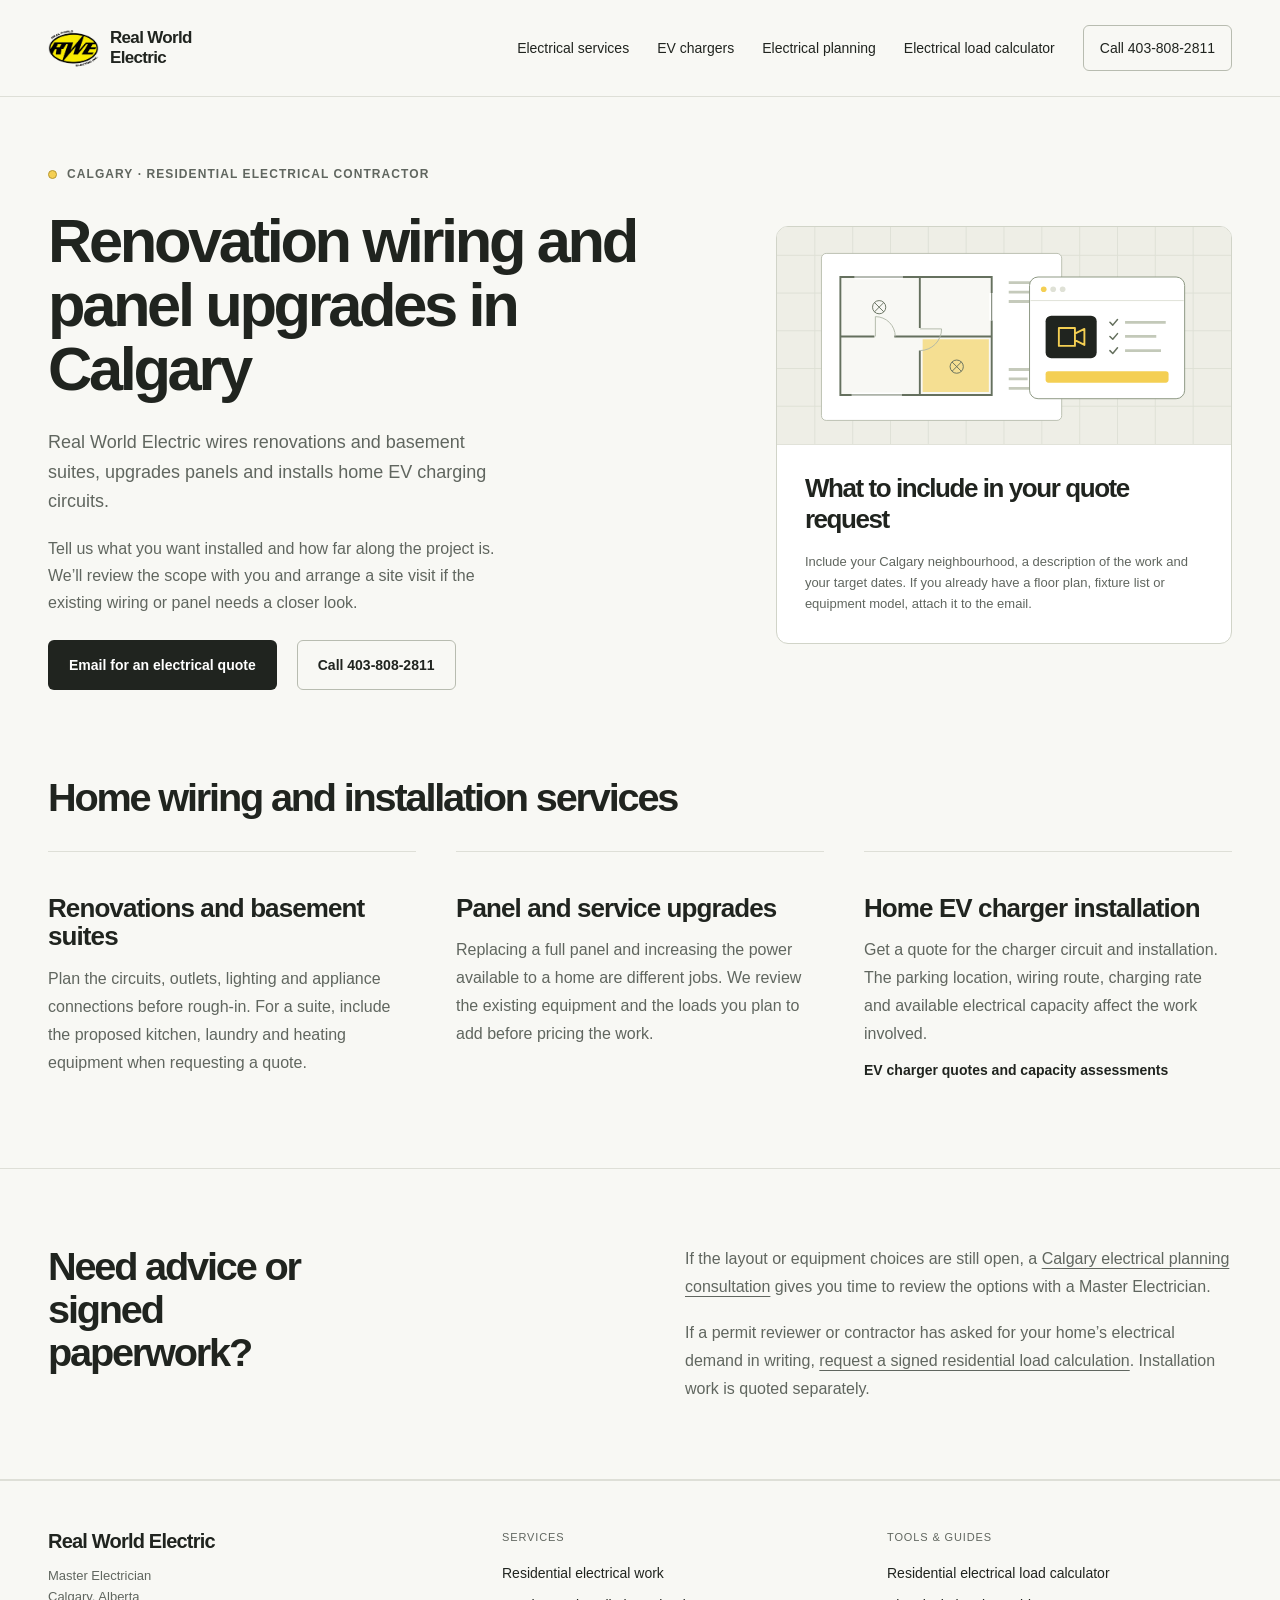
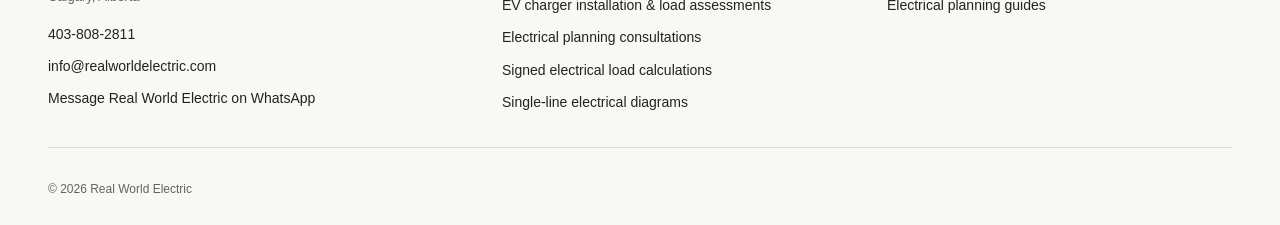
<file: calgary-residential-electrical-services/index.html>
<!doctype html>
<html lang="en-CA">
<head>
  <meta charset="utf-8">
  <meta name="viewport" content="width=device-width, initial-scale=1">
  <title>Calgary Renovation Wiring &amp; Panel Upgrades | Real World Electric</title>
  <meta name="description" content="Request a Calgary electrical installation quote for a renovation, basement suite, panel or service upgrade, or home EV charging circuit.">
  <link rel="canonical" href="https://realworldelectric.com/calgary-residential-electrical-services/">
  <meta name="robots" content="index, follow">
  <meta name="theme-color" content="#f8f8f4">
  <meta property="og:site_name" content="Real World Electric">
  <meta property="og:type" content="website">
  <meta property="og:locale" content="en_CA">
  <meta property="og:title" content="Calgary Renovation Wiring &amp; Panel Upgrades | Real World Electric">
  <meta property="og:description" content="Request a Calgary electrical installation quote for a renovation, basement suite, panel or service upgrade, or home EV charging circuit.">
  <meta property="og:url" content="https://realworldelectric.com/calgary-residential-electrical-services/">
  <meta property="og:image" content="https://realworldelectric.com/assets/og-image.png?v=20261117">
  <meta name="twitter:card" content="summary_large_image">
  <meta name="twitter:title" content="Calgary Renovation Wiring &amp; Panel Upgrades | Real World Electric">
  <meta name="twitter:description" content="Request a Calgary electrical installation quote for a renovation, basement suite, panel or service upgrade, or home EV charging circuit.">
  <meta name="twitter:image" content="https://realworldelectric.com/assets/og-image.png?v=20261117">
  <link rel="icon" href="/assets/favicon.svg" type="image/svg+xml">
  <link rel="apple-touch-icon" href="/assets/rwe-logo.png">
  <link rel="stylesheet" href="/assets/site.css">
  <link rel="stylesheet" href="/assets/consultations.css">
  <script type="application/ld+json">
{
  "@context": "https://schema.org",
  "@graph": [
    {
      "@type": "Service",
      "@id": "https://realworldelectric.com/calgary-residential-electrical-services/#service",
      "name": "Calgary residential electrical installation services",
      "serviceType": "Residential electrical wiring and installation",
      "url": "https://realworldelectric.com/calgary-residential-electrical-services/",
      "description": "Request a Calgary electrical installation quote for a renovation, basement suite, panel or service upgrade, or home EV charging circuit.",
      "areaServed": {
        "@type": "City",
        "name": "Calgary, Alberta"
      },
      "provider": {
        "@type": "Electrician",
        "@id": "https://realworldelectric.com/#business",
        "name": "Real World Electric",
        "url": "https://realworldelectric.com/",
        "telephone": "+1-403-808-2811"
      }
    },
    {
      "@type": "BreadcrumbList",
      "itemListElement": [
        {
          "@type": "ListItem",
          "position": 1,
          "name": "Home",
          "item": "https://realworldelectric.com/"
        },
        {
          "@type": "ListItem",
          "position": 2,
          "name": "Renovation wiring and panel upgrades in Calgary",
          "item": "https://realworldelectric.com/calgary-residential-electrical-services/"
        }
      ]
    }
  ]
}
  </script>
  <script defer src="/assets/site.js"></script>
  <!-- Google tag (gtag.js) -->
  <script async src="https://www.googletagmanager.com/gtag/js?id=G-K3BF6QGHLL"></script>
  <script>window.dataLayer=window.dataLayer||[];function gtag(){dataLayer.push(arguments);}gtag('js',new Date());gtag('config','G-K3BF6QGHLL');</script>
</head>
<body>
<a class="skip-link" href="#main-content">Skip to content</a>
<header class="site-header">
<div class="header-inner">
<a class="brand" href="/" aria-label="Real World Electric home">
<img src="/assets/rwe-logo.png" alt="" width="51" height="43">
<span>Real World<br>Electric</span>
</a>
<a class="header-mobile-call" href="tel:+14038082811" aria-label="Call Real World Electric at 403-808-2811">Call us</a>
<button class="menu-btn" type="button" aria-label="Toggle menu" aria-controls="site-navigation" aria-expanded="false" hidden>Menu <svg aria-hidden="true" width="18" height="18" viewBox="0 0 24 24" fill="none" stroke="currentColor" stroke-width="1.7">
<path d="M4 8h16M4 16h16"/>
</svg>
</button>
<nav class="nav-links" id="site-navigation" aria-label="Primary navigation">
<a href="/#services">Electrical services</a>
<a href="/ev-charger-load-calculation-calgary/">EV chargers</a>
<a href="/homeowner-consultations/">Electrical planning</a>
<a href="https://loadcalculation.realworldelectric.com/">Electrical load calculator</a>
<a class="nav-cta" href="tel:+14038082811">Call 403-808-2811</a>
</nav>
</div>
</header>
<main id="main-content" tabindex="-1">
  <section class="consult-hero" aria-labelledby="residential-title">
    <div class="wrap consult-grid">
      <div class="consult-intro">
        <p class="eyebrow">Calgary · Residential electrical contractor</p>
        <h1 id="residential-title">Renovation wiring and panel upgrades in Calgary</h1>
        <p class="standfirst">Real World Electric wires renovations and basement suites, upgrades panels and installs home EV charging circuits.</p>
        <p class="consult-detail">Tell us what you want installed and how far along the project is. We’ll review the scope with you and arrange a site visit if the existing wiring or panel needs a closer look.</p>
        <div class="consult-actions">
          <a class="button primary" href="mailto:info@realworldelectric.com?subject=Calgary%20residential%20electrical%20quote">Email for an electrical quote</a>
          <a class="button ghost" href="tel:+14038082811">Call 403-808-2811</a>
        </div>
      </div>
      <aside class="consult-booking" aria-labelledby="quote-title">
        <img src="/assets/consultation-plan.svg" width="480" height="230" alt="">
        <div class="booking-content">
          <h2 id="quote-title">What to include in your quote request</h2>
          <p class="booking-note">Include your Calgary neighbourhood, a description of the work and your target dates. If you already have a floor plan, fixture list or equipment model, attach it to the email.</p>
        </div>
      </aside>
    </div>
  </section>

  <section class="consult-topics" aria-labelledby="installation-title">
    <div class="wrap">
      <div class="section-head"><h2 id="installation-title">Home wiring and installation services</h2></div>
      <div class="topic-grid">
        <article>
          <h3>Renovations and basement suites</h3>
          <p>Plan the circuits, outlets, lighting and appliance connections before rough-in. For a suite, include the proposed kitchen, laundry and heating equipment when requesting a quote.</p>
        </article>
        <article>
          <h3>Panel and service upgrades</h3>
          <p>Replacing a full panel and increasing the power available to a home are different jobs. We review the existing equipment and the loads you plan to add before pricing the work.</p>
        </article>
        <article>
          <h3>Home EV charger installation</h3>
          <p>Get a quote for the charger circuit and installation. The parking location, wiring route, charging rate and available electrical capacity affect the work involved.</p>
          <a class="text-link" href="/ev-charger-load-calculation-calgary/">EV charger quotes and capacity assessments</a>
        </article>
      </div>
    </div>
  </section>

  <section class="consult-scope" aria-labelledby="planning-title">
    <div class="wrap scope-grid">
      <h2 id="planning-title">Need advice or signed paperwork?</h2>
      <div>
        <p>If the layout or equipment choices are still open, a <a href="/homeowner-consultations/">Calgary electrical planning consultation</a> gives you time to review the options with a Master Electrician.</p>
        <p>If a permit reviewer or contractor has asked for your home’s electrical demand in writing, <a href="/load-calculation-sign-off/">request a signed residential load calculation</a>. Installation work is quoted separately.</p>
      </div>
    </div>
  </section>
</main>
  <footer>
    <div class="wrap">
      <div class="footer-grid">
        <div>
          <p class="footer-brand">Real World Electric</p>
          <p class="footer-location">Master Electrician<br>Calgary, Alberta</p>
          <div class="footer-col footer-contact">
            <a href="tel:+14038082811">403-808-2811</a>
            <a href="mailto:info@realworldelectric.com">info@realworldelectric.com</a>
            <a href="https://wa.me/14038082811">Message Real World Electric on WhatsApp</a>
          </div>
        </div>
        <nav class="footer-col" aria-label="Electrical services">
          <p class="footer-label">Services</p>
          <a href="/calgary-residential-electrical-services/" aria-current="page">Residential electrical work</a>
          <a href="/ev-charger-load-calculation-calgary/">EV charger installation &amp; load assessments</a>
          <a href="/homeowner-consultations/">Electrical planning consultations</a>
          <a href="/load-calculation-sign-off/">Signed electrical load calculations</a>
          <a href="/single-line-diagrams/">Single-line electrical diagrams</a>
        </nav>
        <nav class="footer-col" aria-label="Tools and guides">
          <p class="footer-label">Tools &amp; guides</p>
          <a href="https://loadcalculation.realworldelectric.com/">Residential electrical load calculator</a>
          <a href="/guides/">Electrical planning guides</a>
        </nav>
      </div>
      <div class="footer-note">&copy; 2026 Real World Electric</div>
    </div>
  </footer>
</body>
</html>
</file>
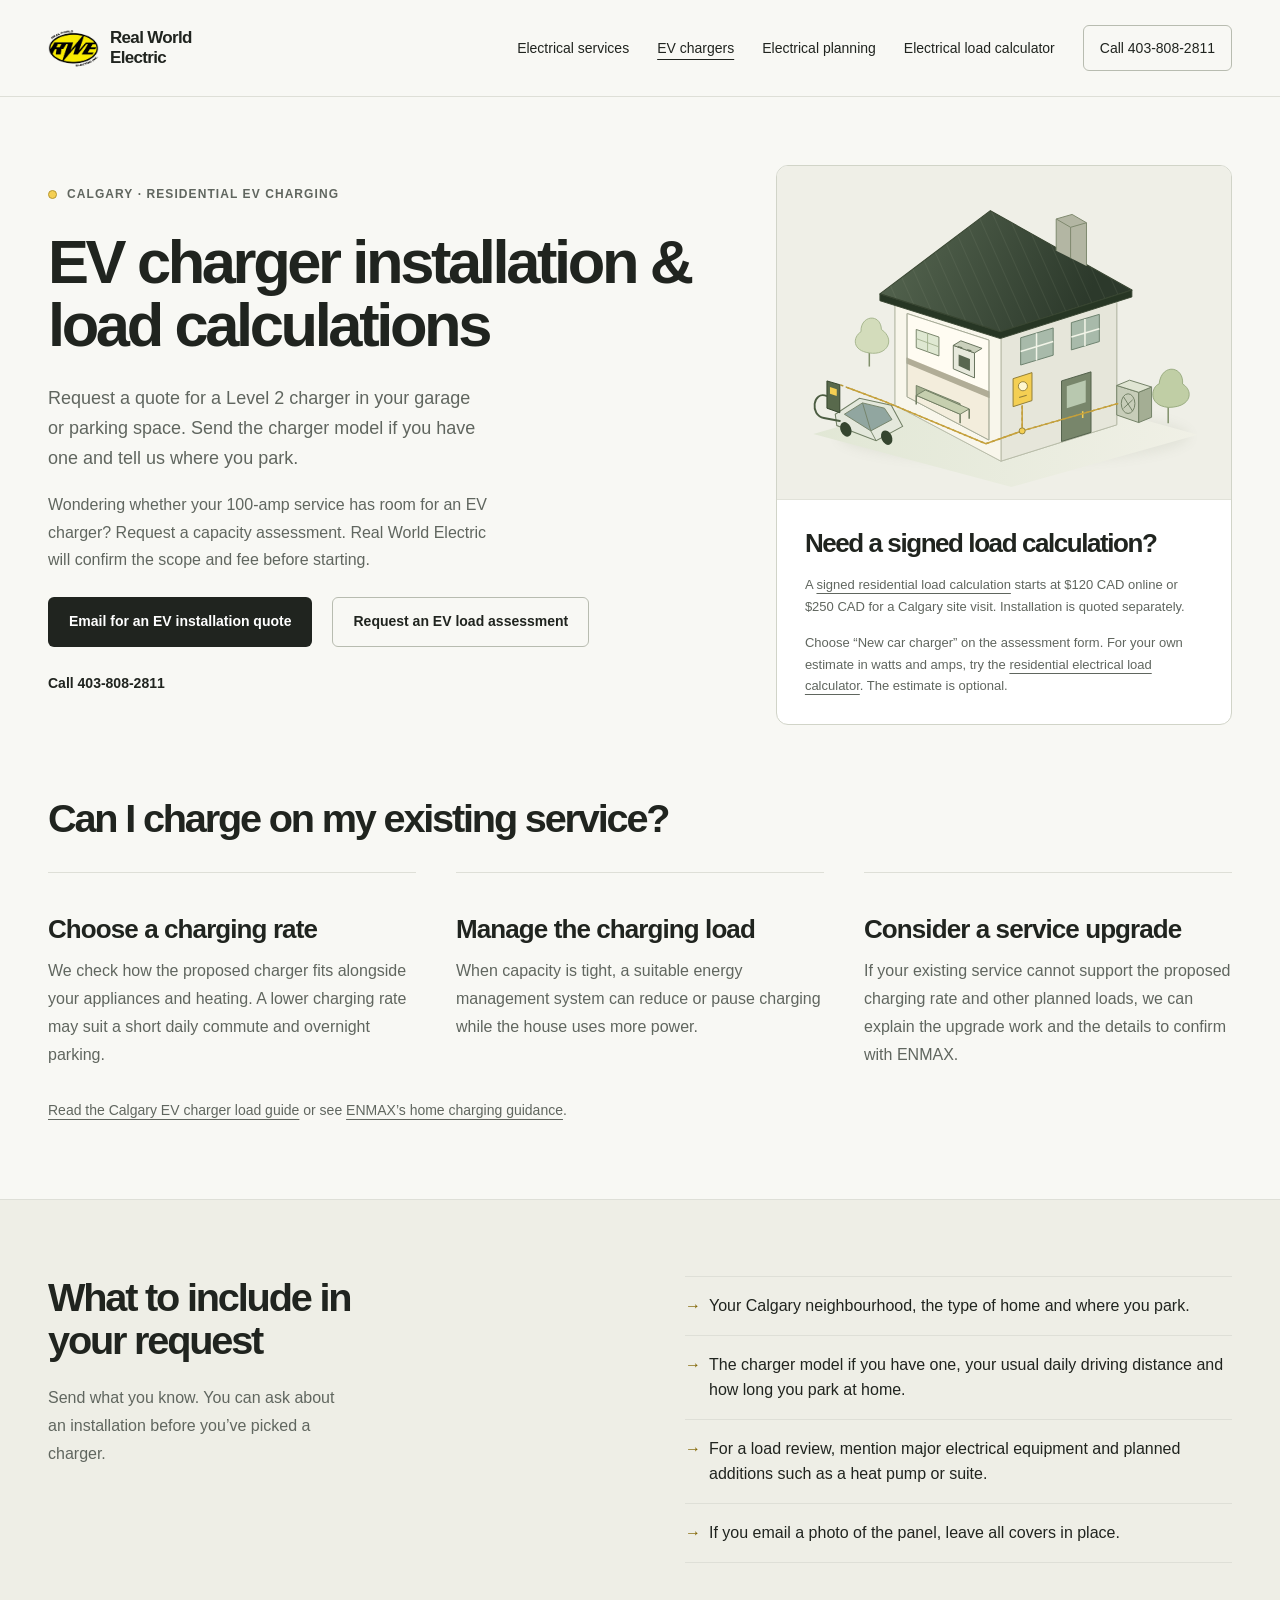
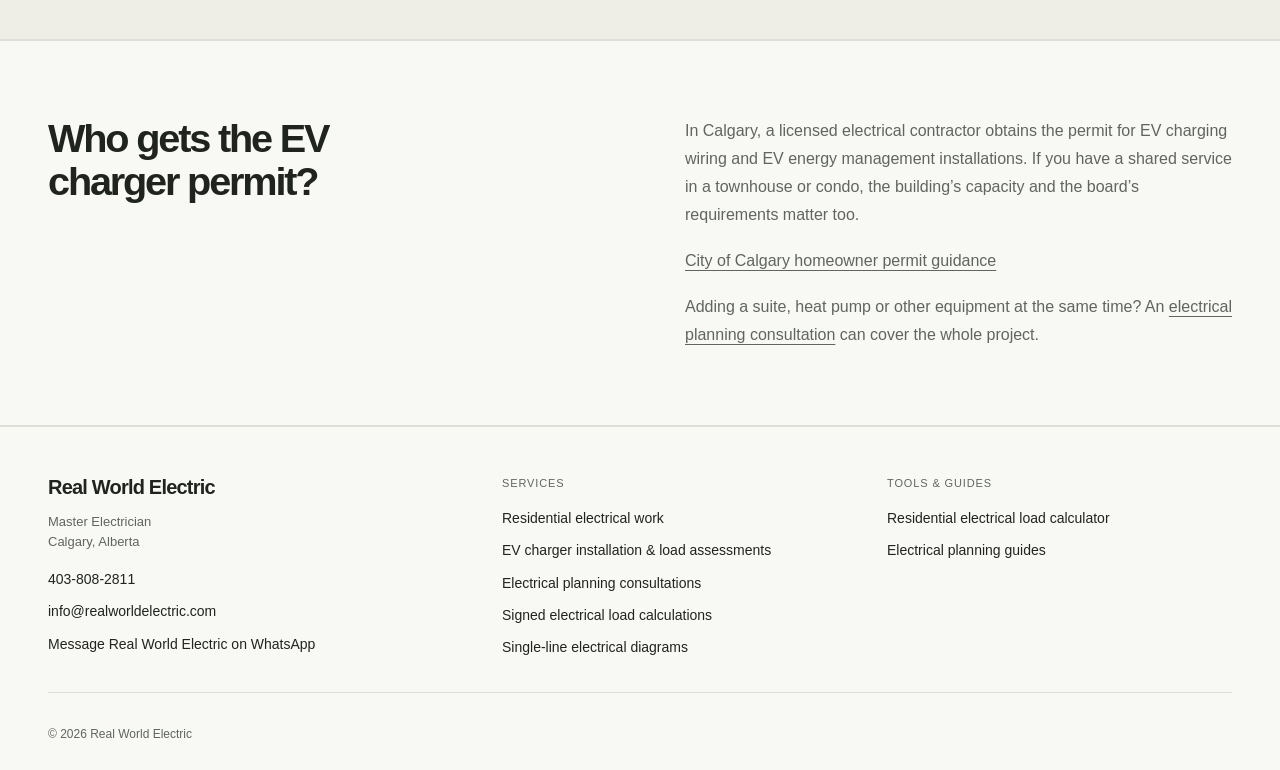
<file: ev-charger-load-calculation-calgary/index.html>
<!doctype html>
<html lang="en-CA">
<head>
  <meta charset="utf-8">
  <meta name="viewport" content="width=device-width, initial-scale=1">
  <title>Calgary EV Charger Installation &amp; Load Calculations | Real World Electric</title>
  <meta name="description" content="Can your Calgary home support a Level 2 EV charger? Ask a Master Electrician for a load calculation, compare charging options or request an installation quote.">
  <link rel="canonical" href="https://realworldelectric.com/ev-charger-load-calculation-calgary/">
  <meta name="robots" content="index, follow">
  <meta name="theme-color" content="#f8f8f4">
  <meta property="og:site_name" content="Real World Electric">
  <meta property="og:type" content="website">
  <meta property="og:locale" content="en_CA">
  <meta property="og:title" content="Calgary EV Charger Installation &amp; Load Calculations | Real World Electric">
  <meta property="og:description" content="Can your Calgary home support a Level 2 EV charger? Ask a Master Electrician for a load calculation, compare charging options or request an installation quote.">
  <meta property="og:url" content="https://realworldelectric.com/ev-charger-load-calculation-calgary/">
  <meta property="og:image" content="https://realworldelectric.com/assets/og-image.png?v=20261117">
  <meta name="twitter:card" content="summary_large_image">
  <meta name="twitter:title" content="Calgary EV Charger Installation &amp; Load Calculations | Real World Electric">
  <meta name="twitter:description" content="Can your Calgary home support a Level 2 EV charger? Ask a Master Electrician for a load calculation, compare charging options or request an installation quote.">
  <meta name="twitter:image" content="https://realworldelectric.com/assets/og-image.png?v=20261117">
  <link rel="icon" href="/assets/favicon.svg" type="image/svg+xml">
  <link rel="apple-touch-icon" href="/assets/rwe-logo.png">
  <link rel="stylesheet" href="/assets/site.css">
  <link rel="stylesheet" href="/assets/consultations.css">
  <script type="application/ld+json">
{
  "@context": "https://schema.org",
  "@graph": [
    {
      "@type": "Service",
      "@id": "https://realworldelectric.com/ev-charger-load-calculation-calgary/#service",
      "name": "Calgary home EV charger installation and load assessment",
      "serviceType": "Residential EV charger installation and service capacity assessment",
      "url": "https://realworldelectric.com/ev-charger-load-calculation-calgary/",
      "description": "Can your Calgary home support a Level 2 EV charger? Ask a Master Electrician for a load calculation, compare charging options or request an installation quote.",
      "areaServed": {
        "@type": "City",
        "name": "Calgary, Alberta"
      },
      "provider": {
        "@type": "Electrician",
        "@id": "https://realworldelectric.com/#business",
        "name": "Real World Electric",
        "url": "https://realworldelectric.com/",
        "telephone": "+1-403-808-2811"
      }
    },
    {
      "@type": "BreadcrumbList",
      "itemListElement": [
        {
          "@type": "ListItem",
          "position": 1,
          "name": "Home",
          "item": "https://realworldelectric.com/"
        },
        {
          "@type": "ListItem",
          "position": 2,
          "name": "Calgary EV charger load assessment",
          "item": "https://realworldelectric.com/ev-charger-load-calculation-calgary/"
        }
      ]
    }
  ]
}
  </script>
  <script defer src="/assets/site.js"></script>
  <!-- Google tag (gtag.js) -->
  <script async src="https://www.googletagmanager.com/gtag/js?id=G-K3BF6QGHLL"></script>
  <script>window.dataLayer=window.dataLayer||[];function gtag(){dataLayer.push(arguments);}gtag('js',new Date());gtag('config','G-K3BF6QGHLL');</script>
</head>
<body>
<a class="skip-link" href="#main-content">Skip to content</a>
<header class="site-header">
<div class="header-inner">
<a class="brand" href="/" aria-label="Real World Electric home">
<img src="/assets/rwe-logo.png" alt="" width="51" height="43">
<span>Real World<br>Electric</span>
</a>
<a class="header-mobile-call" href="tel:+14038082811" aria-label="Call Real World Electric at 403-808-2811">Call us</a>
<button class="menu-btn" type="button" aria-label="Toggle menu" aria-controls="site-navigation" aria-expanded="false" hidden>Menu <svg aria-hidden="true" width="18" height="18" viewBox="0 0 24 24" fill="none" stroke="currentColor" stroke-width="1.7">
<path d="M4 8h16M4 16h16"/>
</svg>
</button>
<nav class="nav-links" id="site-navigation" aria-label="Primary navigation">
<a href="/#services">Electrical services</a>
<a href="/ev-charger-load-calculation-calgary/" aria-current="page">EV chargers</a>
<a href="/homeowner-consultations/">Electrical planning</a>
<a href="https://loadcalculation.realworldelectric.com/">Electrical load calculator</a>
<a class="nav-cta" href="tel:+14038082811">Call 403-808-2811</a>
</nav>
</div>
</header>
<main id="main-content" tabindex="-1">
  <section class="consult-hero" aria-labelledby="assessment-title">
    <div class="wrap consult-grid">
      <div class="consult-intro">
        <p class="eyebrow">Calgary · Residential EV charging</p>
        <h1 id="assessment-title">EV charger installation &amp; load calculations</h1>
        <p class="standfirst">Request a quote for a Level 2 charger in your garage or parking space. Send the charger model if you have one and tell us where you park.</p>
        <p class="consult-detail">Wondering whether your 100-amp service has room for an EV charger? Request a capacity assessment. Real World Electric will confirm the scope and fee before starting.</p>
        <div class="consult-actions">
          <a class="button primary" href="mailto:info@realworldelectric.com?subject=Calgary%20EV%20charger%20installation%20quote&amp;body=I%27d%20like%20an%20EV%20charger%20installation%20quote.%0D%0ACalgary%20neighbourhood%3A%0D%0AHome%20type%20and%20parking%20location%3A%0D%0ACharger%20model%20%28if%20chosen%29%3A%0D%0APreferred%20timing%20and%20contact%20number%3A%0D%0A">Email for an EV installation quote</a>
          <a class="button ghost" href="https://loadcalculation.realworldelectric.com/api/review_form">Request an EV load assessment</a>
        </div>
        <a class="text-link" href="tel:+14038082811">Call 403-808-2811</a>
      </div>
      <aside class="consult-booking" aria-labelledby="review-title">
        <img src="/assets/home-loads.svg" alt="An electric vehicle and major appliances sharing a home's electrical service." width="600" height="440">
        <div class="booking-content">
          <h2 id="review-title">Need a signed load calculation?</h2>
          <p class="booking-note">A <a href="/load-calculation-sign-off/">signed residential load calculation</a> starts at $120 CAD online or $250 CAD for a Calgary site visit. Installation is quoted separately.</p>
          <p class="booking-note">Choose “New car charger” on the assessment form. For your own estimate in watts and amps, try the <a href="https://loadcalculation.realworldelectric.com/">residential electrical load calculator</a>. The estimate is optional.</p>
        </div>
      </aside>
    </div>
  </section>

  <section class="consult-topics" aria-labelledby="options-title">
    <div class="wrap">
      <div class="section-head"><h2 id="options-title">Can I charge on my existing service?</h2></div>
      <div class="topic-grid">
        <article>
          <h3>Choose a charging rate</h3>
          <p>We check how the proposed charger fits alongside your appliances and heating. A lower charging rate may suit a short daily commute and overnight parking.</p>
        </article>
        <article>
          <h3>Manage the charging load</h3>
          <p>When capacity is tight, a suitable energy management system can reduce or pause charging while the house uses more power.</p>
        </article>
        <article>
          <h3>Consider a service upgrade</h3>
          <p>If your existing service cannot support the proposed charging rate and other planned loads, we can explain the upgrade work and the details to confirm with ENMAX.</p>
        </article>
      </div>
      <p class="topic-note"><a href="/guides/ev-charger-load-calculation-calgary/">Read the Calgary EV charger load guide</a> or see <a href="https://www.enmax.com/ev-chargers">ENMAX’s home charging guidance</a>.</p>
    </div>
  </section>

  <section class="consult-milestones" aria-labelledby="prepare-title">
    <div class="wrap prepare-grid">
      <div>
        <h2 id="prepare-title">What to include in your request</h2>
        <p>Send what you know. You can ask about an installation before you’ve picked a charger.</p>
      </div>
      <ul class="prepare-list">
        <li>Your Calgary neighbourhood, the type of home and where you park.</li>
        <li>The charger model if you have one, your usual daily driving distance and how long you park at home.</li>
        <li>For a load review, mention major electrical equipment and planned additions such as a heat pump or suite.</li>
        <li>If you email a photo of the panel, leave all covers in place.</li>
      </ul>
    </div>
  </section>

  <section class="consult-scope" aria-labelledby="permit-title">
    <div class="wrap scope-grid">
      <h2 id="permit-title">Who gets the EV charger permit?</h2>
      <div>
        <p>In Calgary, a licensed electrical contractor obtains the permit for EV charging wiring and EV energy management installations. If you have a shared service in a townhouse or condo, the building’s capacity and the board’s requirements matter too.</p>
        <p><a href="https://www.calgary.ca/development/home-building/trades-permits.html">City of Calgary homeowner permit guidance</a></p>
        <p>Adding a suite, heat pump or other equipment at the same time? An <a href="/homeowner-consultations/">electrical planning consultation</a> can cover the whole project.</p>
      </div>
    </div>
  </section>
</main>
  <footer>
    <div class="wrap">
      <div class="footer-grid">
        <div>
          <p class="footer-brand">Real World Electric</p>
          <p class="footer-location">Master Electrician<br>Calgary, Alberta</p>
          <div class="footer-col footer-contact">
            <a href="tel:+14038082811">403-808-2811</a>
            <a href="mailto:info@realworldelectric.com">info@realworldelectric.com</a>
            <a href="https://wa.me/14038082811">Message Real World Electric on WhatsApp</a>
          </div>
        </div>
        <nav class="footer-col" aria-label="Electrical services">
          <p class="footer-label">Services</p>
          <a href="/calgary-residential-electrical-services/">Residential electrical work</a>
          <a href="/ev-charger-load-calculation-calgary/" aria-current="page">EV charger installation &amp; load assessments</a>
          <a href="/homeowner-consultations/">Electrical planning consultations</a>
          <a href="/load-calculation-sign-off/">Signed electrical load calculations</a>
          <a href="/single-line-diagrams/">Single-line electrical diagrams</a>
        </nav>
        <nav class="footer-col" aria-label="Tools and guides">
          <p class="footer-label">Tools &amp; guides</p>
          <a href="https://loadcalculation.realworldelectric.com/">Residential electrical load calculator</a>
          <a href="/guides/">Electrical planning guides</a>
        </nav>
      </div>
      <div class="footer-note">&copy; 2026 Real World Electric</div>
    </div>
  </footer>
</body>
</html>
</file>
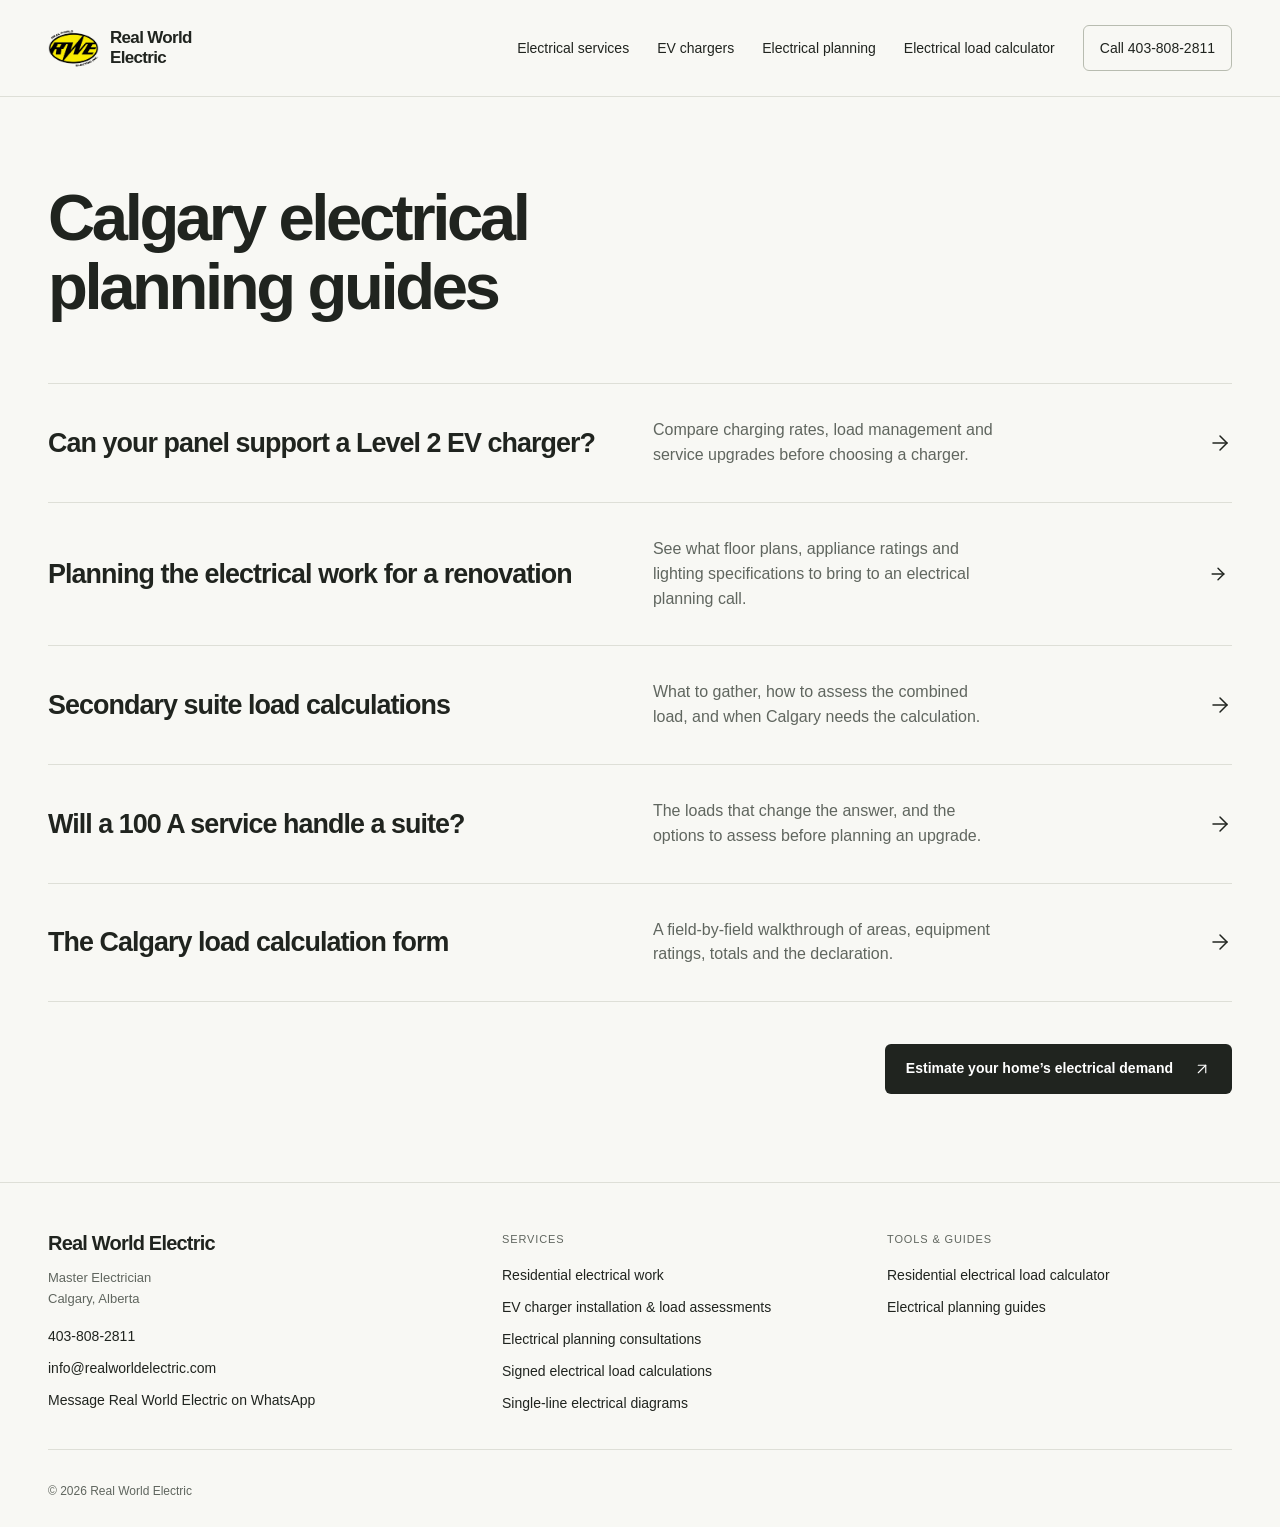
<file: guides/index.html>
<!doctype html>
<html lang="en-CA">
<head>
  <meta charset="utf-8">
  <meta name="viewport" content="width=device-width, initial-scale=1">
  <title>Calgary Electrical Planning Guides | Real World Electric</title>
  <meta name="description" content="Plan electrical work for a Calgary home. Read about EV charger capacity, secondary suites, the City load calculation form and renovation planning.">
  <link rel="canonical" href="https://realworldelectric.com/guides/">
  <meta name="robots" content="index, follow">
  <meta name="theme-color" content="#f8f8f4">

  <meta property="og:site_name" content="Real World Electric">
  <meta property="og:title" content="Calgary Electrical Planning Guides">
  <meta property="og:description" content="Plan electrical work for a Calgary home. Read about EV charger capacity, secondary suites, the City load calculation form and renovation planning.">
  <meta property="og:type" content="website">
  <meta property="og:url" content="https://realworldelectric.com/guides/">
  <meta property="og:image" content="https://realworldelectric.com/assets/og-image.png?v=20261117">
  <meta property="og:image:width" content="1200">
  <meta property="og:image:height" content="630">
  <meta property="og:locale" content="en_CA">
  <meta name="twitter:card" content="summary_large_image">
  <meta name="twitter:title" content="Calgary Electrical Planning Guides">
  <meta name="twitter:description" content="Plan electrical work for a Calgary home. Read about EV charger capacity, secondary suites, the City load calculation form and renovation planning.">
  <meta name="twitter:image" content="https://realworldelectric.com/assets/og-image.png?v=20261117">

  <link rel="icon" href="/assets/favicon.svg" type="image/svg+xml">
  <link rel="apple-touch-icon" href="/assets/rwe-logo.png">
  <link rel="stylesheet" href="/assets/site.css">
  <link rel="stylesheet" href="/assets/guides.css">

  <script type="application/ld+json">
{
  "@context": "https://schema.org",
  "@graph": [
    {
      "@type": "BreadcrumbList",
      "itemListElement": [
        {
          "@type": "ListItem",
          "position": 1,
          "name": "Home",
          "item": "https://realworldelectric.com/"
        },
        {
          "@type": "ListItem",
          "position": 2,
          "name": "Guides",
          "item": "https://realworldelectric.com/guides/"
        }
      ]
    },
    {
      "@type": "CollectionPage",
      "name": "Calgary Electrical Planning Guides",
      "description": "Plan electrical work for a Calgary home. Read about EV charger capacity, secondary suites, the City load calculation form and renovation planning.",
      "url": "https://realworldelectric.com/guides/",
      "inLanguage": "en-CA",
      "hasPart": [
        {
          "@type": "Article",
          "headline": "Planning the electrical work for a home renovation",
          "url": "https://realworldelectric.com/guides/homeowner-electrical-project-consultation/"
        },
        {
          "@type": "Article",
          "headline": "Calgary Secondary Suite Electrical Load Calculation",
          "url": "https://realworldelectric.com/guides/calgary-secondary-suite-load-calculation/"
        },
        {
          "@type": "Article",
          "headline": "Can a 100 Amp Service Handle a Secondary Suite?",
          "url": "https://realworldelectric.com/guides/can-100-amp-service-handle-secondary-suite/"
        },
        {
          "@type": "Article",
          "headline": "The City of Calgary Load Calculation Form, Explained",
          "url": "https://realworldelectric.com/guides/city-of-calgary-load-calculation-form/"
        },
        {
          "@type": "Article",
          "headline": "EV Charger Load Calculation in Calgary",
          "url": "https://realworldelectric.com/guides/ev-charger-load-calculation-calgary/"
        }
      ]
    }
  ]
}
</script>

  <script defer src="/assets/site.js">
</script>
<!-- Google tag (gtag.js) -->
<script async src="https://www.googletagmanager.com/gtag/js?id=G-K3BF6QGHLL"></script>
<script>window.dataLayer=window.dataLayer||[];function gtag(){dataLayer.push(arguments);}gtag('js',new Date());gtag('config','G-K3BF6QGHLL');</script>
</head>
<body>
  <a class="skip-link" href="#main-content">Skip to content</a>
  <header class="site-header">
<div class="header-inner">
<a class="brand" href="/" aria-label="Real World Electric home">
<img src="/assets/rwe-logo.png" alt="" width="51" height="43">
<span>Real World<br>Electric</span>
</a>
<a class="header-mobile-call" href="tel:+14038082811" aria-label="Call Real World Electric at 403-808-2811">Call us</a>
<button class="menu-btn" type="button" aria-label="Toggle menu" aria-controls="site-navigation" aria-expanded="false" hidden>Menu <svg aria-hidden="true" width="18" height="18" viewBox="0 0 24 24" fill="none" stroke="currentColor" stroke-width="1.7">
<path d="M4 8h16M4 16h16"/>
</svg>
</button>
<nav class="nav-links" id="site-navigation" aria-label="Primary navigation">
<a href="/#services">Electrical services</a>
<a href="/ev-charger-load-calculation-calgary/">EV chargers</a>
<a href="/homeowner-consultations/">Electrical planning</a>
<a href="https://loadcalculation.realworldelectric.com/">Electrical load calculator</a>
<a class="nav-cta" href="tel:+14038082811">Call 403-808-2811</a>
</nav>
</div>
</header>

  <main tabindex="-1" id="main-content" class="guide-index">
    <div class="article-hero">
      <div class="wrap">
        <h1>Calgary electrical planning guides</h1>
      </div>
    </div>
    <section class="guide-list" aria-label="Planning guides">
      <div class="wrap">
        <div class="guide-grid">
<a class="guide-card" href="/guides/ev-charger-load-calculation-calgary/">
            <h2>Can your panel support a Level 2 EV charger?</h2>
            <p>Compare charging rates, load management and service upgrades before choosing a charger.</p>
            <svg class="guide-arrow" width="24" height="24" viewBox="0 0 24 24" fill="none" stroke="currentColor" stroke-width="1.5" stroke-linecap="round" stroke-linejoin="round" aria-hidden="true" focusable="false">
<path d="M5 12h14"/>
<path d="m12 5 7 7-7 7"/>
</svg>
          </a>
          <a class="guide-card" href="/guides/homeowner-electrical-project-consultation/"><h2>Planning the electrical work for a renovation</h2><p>See what floor plans, appliance ratings and lighting specifications to bring to an electrical planning call.</p><svg aria-hidden="true" focusable="false" width="20" height="20" viewBox="0 0 24 24" fill="none" stroke="currentColor" stroke-width="1.7" stroke-linecap="round" stroke-linejoin="round"><path d="M5 12h14"/><path d="m12 5 7 7-7 7"/></svg></a>
          <a class="guide-card" href="/guides/calgary-secondary-suite-load-calculation/">
            <h2>Secondary suite load calculations</h2>
            <p>What to gather, how to assess the combined load, and when Calgary needs the calculation.</p>
            <svg class="guide-arrow" width="24" height="24" viewBox="0 0 24 24" fill="none" stroke="currentColor" stroke-width="1.5" stroke-linecap="round" stroke-linejoin="round" aria-hidden="true" focusable="false">
<path d="M5 12h14"/>
<path d="m12 5 7 7-7 7"/>
</svg>
          </a>
          <a class="guide-card" href="/guides/can-100-amp-service-handle-secondary-suite/">
            <h2>Will a 100 A service handle a suite?</h2>
            <p>The loads that change the answer, and the options to assess before planning an upgrade.</p>
            <svg class="guide-arrow" width="24" height="24" viewBox="0 0 24 24" fill="none" stroke="currentColor" stroke-width="1.5" stroke-linecap="round" stroke-linejoin="round" aria-hidden="true" focusable="false">
<path d="M5 12h14"/>
<path d="m12 5 7 7-7 7"/>
</svg>
          </a>
          <a class="guide-card" href="/guides/city-of-calgary-load-calculation-form/">
            <h2>The Calgary load calculation form</h2>
            <p>A field-by-field walkthrough of areas, equipment ratings, totals and the declaration.</p>
            <svg class="guide-arrow" width="24" height="24" viewBox="0 0 24 24" fill="none" stroke="currentColor" stroke-width="1.5" stroke-linecap="round" stroke-linejoin="round" aria-hidden="true" focusable="false">
<path d="M5 12h14"/>
<path d="m12 5 7 7-7 7"/>
</svg>
          </a>
        </div>
        <div class="guide-calculator">
          <a class="button primary" href="https://loadcalculation.realworldelectric.com/">Estimate your home’s electrical demand <svg width="20" height="20" viewBox="0 0 24 24" fill="none" stroke="currentColor" stroke-width="1.5" stroke-linecap="round" stroke-linejoin="round" aria-hidden="true" focusable="false">
<path d="M7 7h10v10"/>
<path d="M7 17 17 7"/>
</svg>
</a>
        </div>
      </div>
    </section>
  </main>
  <footer>
    <div class="wrap">
      <div class="footer-grid">
        <div>
          <p class="footer-brand">Real World Electric</p>
          <p class="footer-location">Master Electrician<br>Calgary, Alberta</p>
          <div class="footer-col footer-contact">
            <a href="tel:+14038082811">403-808-2811</a>
            <a href="mailto:info@realworldelectric.com">info@realworldelectric.com</a>
            <a href="https://wa.me/14038082811">Message Real World Electric on WhatsApp</a>
          </div>
        </div>
        <nav class="footer-col" aria-label="Electrical services">
          <p class="footer-label">Services</p>
          <a href="/calgary-residential-electrical-services/">Residential electrical work</a>
          <a href="/ev-charger-load-calculation-calgary/">EV charger installation &amp; load assessments</a>
          <a href="/homeowner-consultations/">Electrical planning consultations</a>
          <a href="/load-calculation-sign-off/">Signed electrical load calculations</a>
          <a href="/single-line-diagrams/">Single-line electrical diagrams</a>
        </nav>
        <nav class="footer-col" aria-label="Tools and guides">
          <p class="footer-label">Tools &amp; guides</p>
          <a href="https://loadcalculation.realworldelectric.com/">Residential electrical load calculator</a>
          <a href="/guides/">Electrical planning guides</a>
        </nav>
      </div>
      <div class="footer-note">&copy; 2026 Real World Electric</div>
    </div>
  </footer>

</body>
</html>
</file>
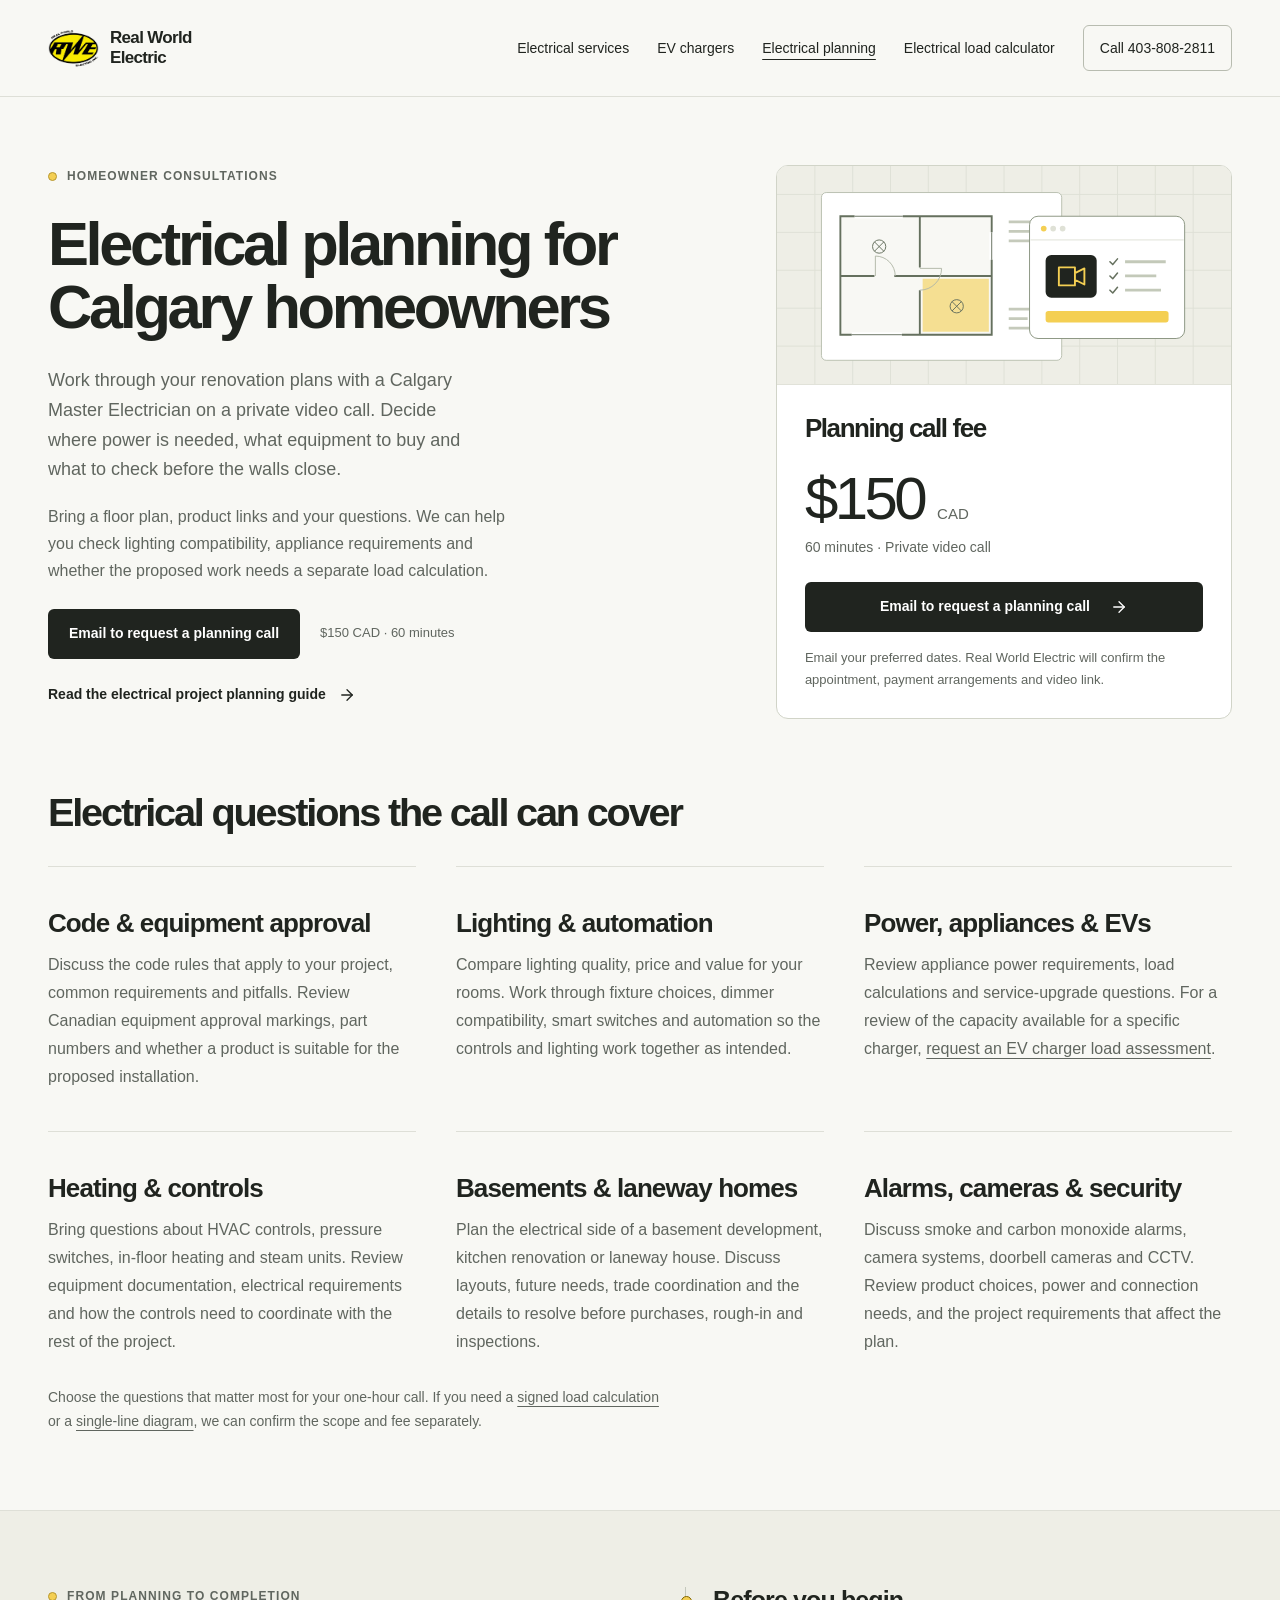
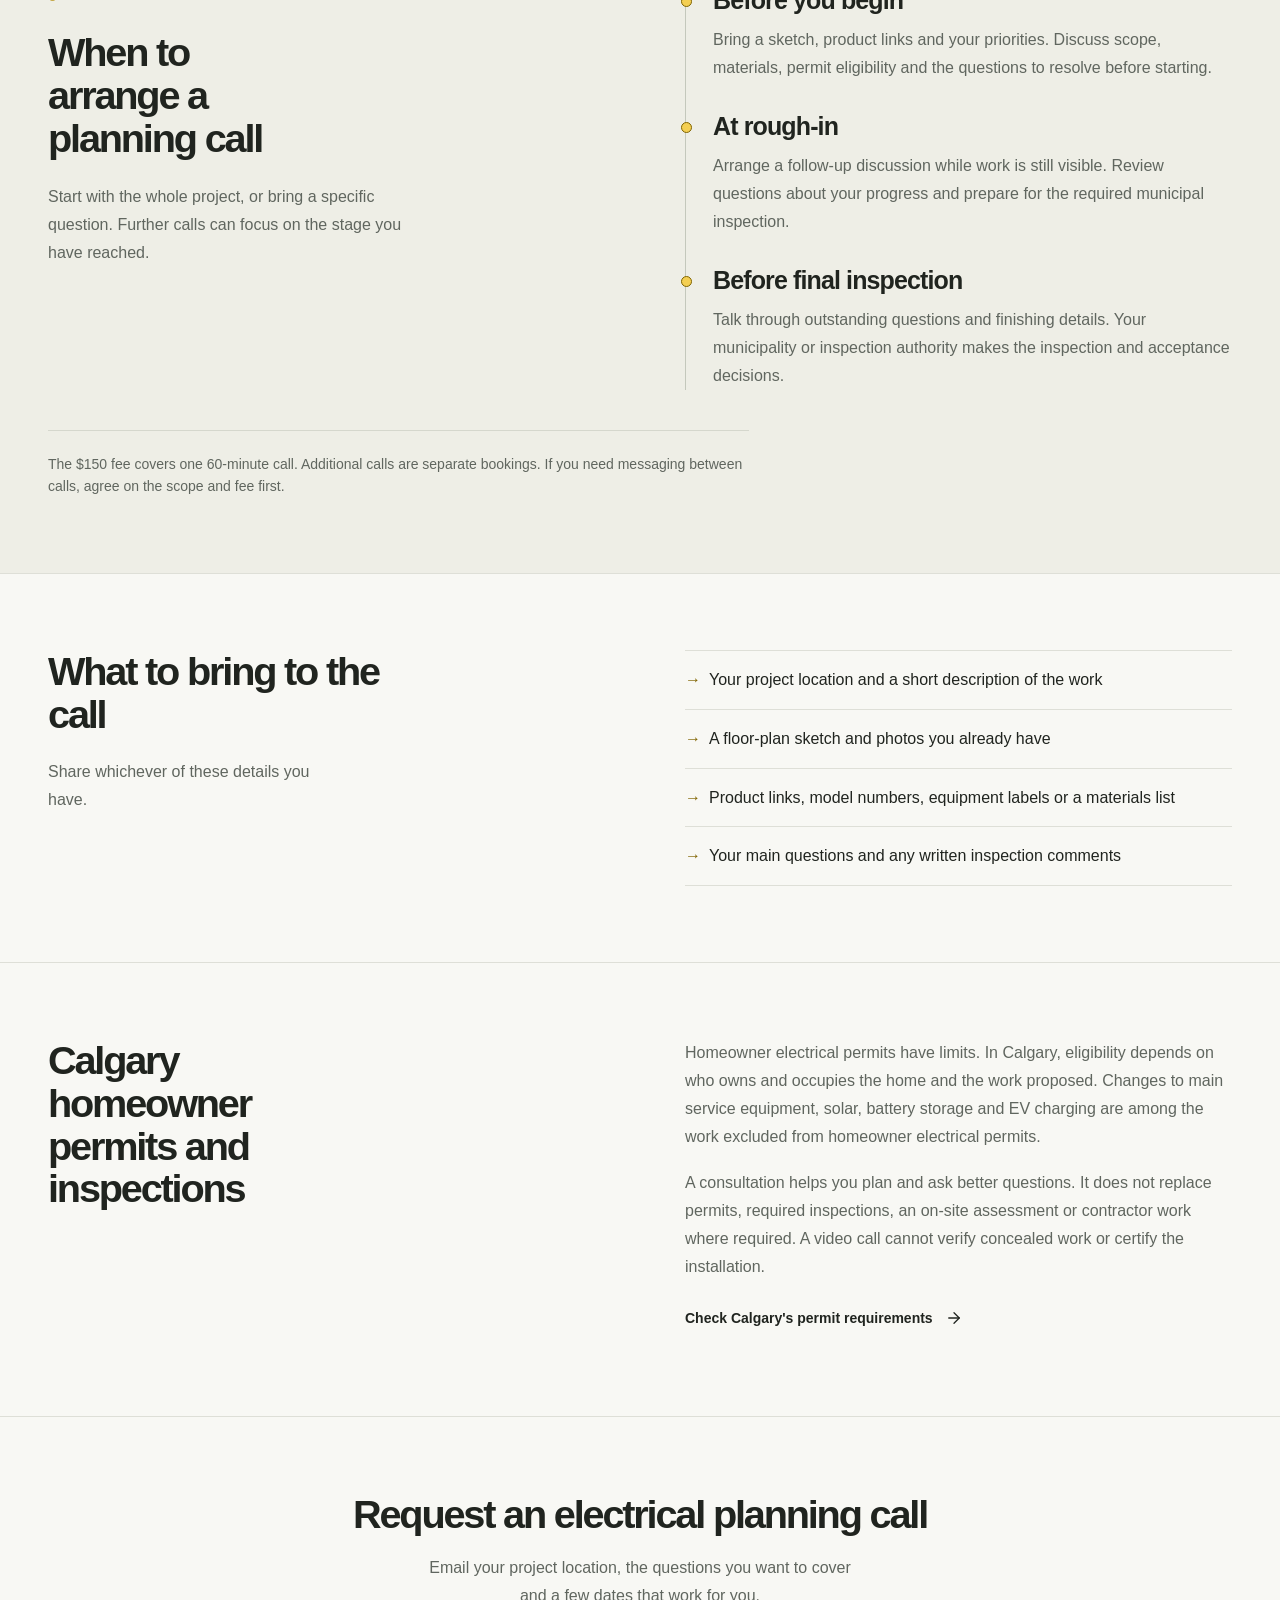
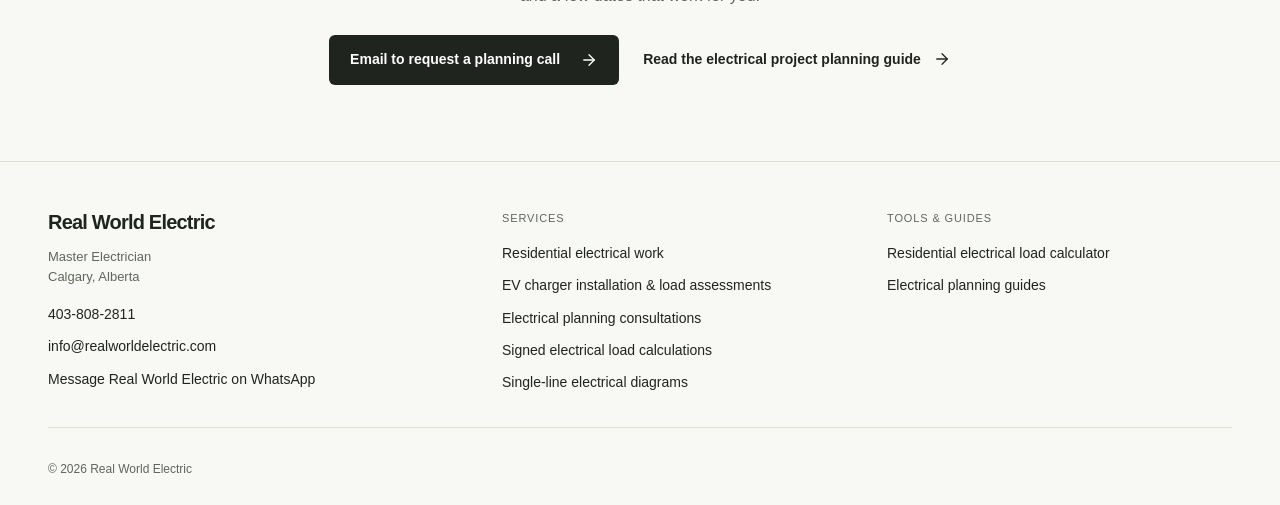
<file: homeowner-consultations/index.html>
<!doctype html>
<html lang="en-CA"><head>
<meta charset="utf-8"><meta name="viewport" content="width=device-width, initial-scale=1">
<title>Calgary Electrical Planning &amp; Consultations | Real World Electric</title><meta name="description" content="Review wiring layouts, equipment choices and panel capacity for a Calgary renovation. Request a 60-minute electrical planning video call for $150 CAD.">
<link rel="canonical" href="https://realworldelectric.com/homeowner-consultations/">
<meta name="robots" content="index, follow"><meta name="theme-color" content="#f8f8f4">
<meta property="og:site_name" content="Real World Electric"><meta property="og:title" content="Calgary Electrical Planning &amp; Consultations | Real World Electric"><meta property="og:description" content="Review wiring layouts, equipment choices and panel capacity for a Calgary renovation. Request a 60-minute electrical planning video call for $150 CAD."><meta property="og:type" content="website"><meta property="og:url" content="https://realworldelectric.com/homeowner-consultations/"><meta property="og:image" content="https://realworldelectric.com/assets/og-image.png?v=20261117"><meta property="og:locale" content="en_CA">
<meta name="twitter:card" content="summary_large_image"><meta name="twitter:title" content="Calgary Electrical Planning &amp; Consultations | Real World Electric"><meta name="twitter:description" content="Review wiring layouts, equipment choices and panel capacity for a Calgary renovation. Request a 60-minute electrical planning video call for $150 CAD."><meta name="twitter:image" content="https://realworldelectric.com/assets/og-image.png?v=20261117">
<link rel="icon" href="/assets/favicon.svg" type="image/svg+xml"><link rel="apple-touch-icon" href="/assets/rwe-logo.png">
<link rel="stylesheet" href="/assets/site.css"><link rel="stylesheet" href="/assets/consultations.css">
<script type="application/ld+json">{
  "@context": "https://schema.org",
  "@graph": [
    {
      "@type": "Service",
      "name": "Calgary electrical planning consultation",
      "areaServed": {"@type": "City", "name": "Calgary"},
      "serviceType": "60-minute video consultation with a Master Electrician",
      "description": "Review wiring layouts, equipment choices and panel capacity for a Calgary renovation. Request a 60-minute electrical planning video call for $150 CAD.",
      "url": "https://realworldelectric.com/homeowner-consultations/",
      "provider": {
        "@type": "Electrician",
        "name": "Real World Electric",
        "url": "https://realworldelectric.com/"
      },
      "offers": {
        "@type": "Offer",
        "price": "150",
        "priceCurrency": "CAD",
        "url": "https://realworldelectric.com/homeowner-consultations/"
      }
    },
    {
      "@type": "BreadcrumbList",
      "itemListElement": [
        {
          "@type": "ListItem",
          "position": 1,
          "name": "Home",
          "item": "https://realworldelectric.com/"
        },
        {
          "@type": "ListItem",
          "position": 2,
          "name": "Homeowner consultations",
          "item": "https://realworldelectric.com/homeowner-consultations/"
        }
      ]
    }
  ]
}</script>
<script defer src="/assets/site.js"></script>
</head><body><a class="skip-link" href="#main-content">Skip to content</a>
<header class="site-header">
<div class="header-inner">
<a class="brand" href="/" aria-label="Real World Electric home">
<img src="/assets/rwe-logo.png" alt="" width="51" height="43">
<span>Real World<br>Electric</span>
</a>
<a class="header-mobile-call" href="tel:+14038082811" aria-label="Call Real World Electric at 403-808-2811">Call us</a>
<button class="menu-btn" type="button" aria-label="Toggle menu" aria-controls="site-navigation" aria-expanded="false" hidden>Menu <svg aria-hidden="true" width="18" height="18" viewBox="0 0 24 24" fill="none" stroke="currentColor" stroke-width="1.7">
<path d="M4 8h16M4 16h16"/>
</svg>
</button>
<nav class="nav-links" id="site-navigation" aria-label="Primary navigation">
<a href="/#services">Electrical services</a>
<a href="/ev-charger-load-calculation-calgary/">EV chargers</a>
<a href="/homeowner-consultations/" aria-current="page">Electrical planning</a>
<a href="https://loadcalculation.realworldelectric.com/">Electrical load calculator</a>
<a class="nav-cta" href="tel:+14038082811">Call 403-808-2811</a>
</nav>
</div>
</header>
<main tabindex="-1" id="main-content">
<section class="consult-hero" aria-labelledby="consult-title"><div class="wrap consult-grid">
  <div class="consult-intro">
    <p class="eyebrow">Homeowner consultations</p>
    <h1 id="consult-title">Electrical planning for Calgary homeowners</h1>
    <p class="standfirst">Work through your renovation plans with a Calgary Master Electrician on a private video call. Decide where power is needed, what equipment to buy and what to check before the walls close.</p>
    <p class="consult-detail">Bring a floor plan, product links and your questions. We can help you check lighting compatibility, appliance requirements and whether the proposed work needs a separate load calculation.</p>
    <div class="consult-actions"><a class="button primary" href="mailto:info@realworldelectric.com?subject=Homeowner%20electrical%20consultation&amp;body=I%20would%20like%20to%20arrange%20a%20homeowner%20electrical%20consultation.%0A%0A60-minute%20video%20consultation%3A%20%24150%20CAD%0A%0AName%3A%0AProject%20location%3A%0AProject%20type%20and%20stage%3A%0AQuestions%20I%20would%20like%20to%20discuss%3A%0APreferred%20dates%20and%20times%20%28include%20time%20zone%29%3A%0A%0APlease%20confirm%20a%20time%2C%20payment%20arrangements%20and%20the%20video%20meeting%20link.">Email to request a planning call</a><span>$150 CAD &middot; 60 minutes</span></div>
    <a class="text-link" href="/guides/homeowner-electrical-project-consultation/">Read the electrical project planning guide <svg aria-hidden="true" focusable="false" width="20" height="20" viewBox="0 0 24 24" fill="none" stroke="currentColor" stroke-width="1.7" stroke-linecap="round" stroke-linejoin="round"><path d="M5 12h14"/><path d="m12 5 7 7-7 7"/></svg></a>
  </div>
  <aside class="consult-booking" aria-labelledby="booking-title">
    <img src="/assets/consultation-plan.svg" width="480" height="230" alt="A room plan beside a video-call window and project checklist.">
    <div class="booking-content"><h2 id="booking-title">Planning call fee</h2>
    <p class="consult-price">$150 <span>CAD</span></p>
    <p class="booking-format">60 minutes &middot; Private video call</p>
    <a id="consultation-request" class="button primary full" href="mailto:info@realworldelectric.com?subject=Homeowner%20electrical%20consultation&amp;body=I%20would%20like%20to%20arrange%20a%20homeowner%20electrical%20consultation.%0A%0A60-minute%20video%20consultation%3A%20%24150%20CAD%0A%0AName%3A%0AProject%20location%3A%0AProject%20type%20and%20stage%3A%0AQuestions%20I%20would%20like%20to%20discuss%3A%0APreferred%20dates%20and%20times%20%28include%20time%20zone%29%3A%0A%0APlease%20confirm%20a%20time%2C%20payment%20arrangements%20and%20the%20video%20meeting%20link.">Email to request a planning call <svg aria-hidden="true" focusable="false" width="20" height="20" viewBox="0 0 24 24" fill="none" stroke="currentColor" stroke-width="1.7" stroke-linecap="round" stroke-linejoin="round"><path d="M5 12h14"/><path d="m12 5 7 7-7 7"/></svg></a>
    <p class="booking-note">Email your preferred dates. Real World Electric will confirm the appointment, payment arrangements and video link.</p>
    </div>
  </aside>
</div></section>
<section class="consult-topics" aria-labelledby="topics-title"><div class="wrap">
  <div class="section-head"><h2 id="topics-title">Electrical questions the call can cover</h2></div>
  <div class="topic-grid">
    <article><h3>Code &amp; equipment approval</h3><p>Discuss the code rules that apply to your project, common requirements and pitfalls. Review Canadian equipment approval markings, part numbers and whether a product is suitable for the proposed installation.</p></article>
    <article><h3>Lighting &amp; automation</h3><p>Compare lighting quality, price and value for your rooms. Work through fixture choices, dimmer compatibility, smart switches and automation so the controls and lighting work together as intended.</p></article>
    <article><h3>Power, appliances &amp; EVs</h3><p>Review appliance power requirements, load calculations and service-upgrade questions. For a review of the capacity available for a specific charger, <a href="/ev-charger-load-calculation-calgary/">request an EV charger load assessment</a>.</p></article>
    <article><h3>Heating &amp; controls</h3><p>Bring questions about HVAC controls, pressure switches, in-floor heating and steam units. Review equipment documentation, electrical requirements and how the controls need to coordinate with the rest of the project.</p></article>
    <article><h3>Basements &amp; laneway homes</h3><p>Plan the electrical side of a basement development, kitchen renovation or laneway house. Discuss layouts, future needs, trade coordination and the details to resolve before purchases, rough-in and inspections.</p></article>
    <article><h3>Alarms, cameras &amp; security</h3><p>Discuss smoke and carbon monoxide alarms, camera systems, doorbell cameras and CCTV. Review product choices, power and connection needs, and the project requirements that affect the plan.</p></article>
  </div>
  <p class="topic-note">Choose the questions that matter most for your one-hour call. If you need a <a href="/load-calculation-sign-off/">signed load calculation</a> or a <a href="/single-line-diagrams/">single-line diagram</a>, we can confirm the scope and fee separately.</p>
</div></section>
<section class="consult-milestones" aria-labelledby="milestones-title"><div class="wrap milestone-grid">
  <div><p class="eyebrow">From planning to completion</p><h2 id="milestones-title">When to arrange a planning call</h2><p class="section-description">Start with the whole project, or bring a specific question. Further calls can focus on the stage you have reached.</p></div>
  <ol class="milestone-list">
    <li><h3>Before you begin</h3><p>Bring a sketch, product links and your priorities. Discuss scope, materials, permit eligibility and the questions to resolve before starting.</p></li>
    <li><h3>At rough-in</h3><p>Arrange a follow-up discussion while work is still visible. Review questions about your progress and prepare for the required municipal inspection.</p></li>
    <li><h3>Before final inspection</h3><p>Talk through outstanding questions and finishing details. Your municipality or inspection authority makes the inspection and acceptance decisions.</p></li>
  </ol>
  <p class="followup-note">The $150 fee covers one 60-minute call. Additional calls are separate bookings. If you need messaging between calls, agree on the scope and fee first.</p>
</div></section>
<section class="consult-prepare" aria-labelledby="prepare-title"><div class="wrap prepare-grid">
  <div><h2 id="prepare-title">What to bring to the call</h2><p>Share whichever of these details you have.</p></div>
  <ul class="prepare-list"><li>Your project location and a short description of the work</li><li>A floor-plan sketch and photos you already have</li><li>Product links, model numbers, equipment labels or a materials list</li><li>Your main questions and any written inspection comments</li></ul>
</div></section>
<section class="consult-scope" aria-labelledby="scope-title"><div class="wrap scope-grid">
  <h2 id="scope-title">Calgary homeowner permits and inspections</h2>
  <div><p>Homeowner electrical permits have limits. In Calgary, eligibility depends on who owns and occupies the home and the work proposed. Changes to main service equipment, solar, battery storage and EV charging are among the work excluded from homeowner electrical permits.</p>
  <p>A consultation helps you plan and ask better questions. It does not replace permits, required inspections, an on-site assessment or contractor work where required. A video call cannot verify concealed work or certify the installation.</p>
  <a class="text-link" href="https://www.calgary.ca/development/home-building/trades-permits.html">Check Calgary's permit requirements <svg aria-hidden="true" focusable="false" width="20" height="20" viewBox="0 0 24 24" fill="none" stroke="currentColor" stroke-width="1.7" stroke-linecap="round" stroke-linejoin="round"><path d="M5 12h14"/><path d="m12 5 7 7-7 7"/></svg></a></div>
</div></section>
<section class="consult-bottom"><div class="wrap"><h2>Request an electrical planning call</h2><p>Email your project location, the questions you want to cover and a few dates that work for you.</p><a class="button primary" href="mailto:info@realworldelectric.com?subject=Homeowner%20electrical%20consultation&amp;body=I%20would%20like%20to%20arrange%20a%20homeowner%20electrical%20consultation.%0A%0A60-minute%20video%20consultation%3A%20%24150%20CAD%0A%0AName%3A%0AProject%20location%3A%0AProject%20type%20and%20stage%3A%0AQuestions%20I%20would%20like%20to%20discuss%3A%0APreferred%20dates%20and%20times%20%28include%20time%20zone%29%3A%0A%0APlease%20confirm%20a%20time%2C%20payment%20arrangements%20and%20the%20video%20meeting%20link.">Email to request a planning call <svg aria-hidden="true" focusable="false" width="20" height="20" viewBox="0 0 24 24" fill="none" stroke="currentColor" stroke-width="1.7" stroke-linecap="round" stroke-linejoin="round"><path d="M5 12h14"/><path d="m12 5 7 7-7 7"/></svg></a><a class="text-link" href="/guides/homeowner-electrical-project-consultation/">Read the electrical project planning guide <svg aria-hidden="true" focusable="false" width="20" height="20" viewBox="0 0 24 24" fill="none" stroke="currentColor" stroke-width="1.7" stroke-linecap="round" stroke-linejoin="round"><path d="M5 12h14"/><path d="m12 5 7 7-7 7"/></svg></a></div></section>
</main>
  <footer>
    <div class="wrap">
      <div class="footer-grid">
        <div>
          <p class="footer-brand">Real World Electric</p>
          <p class="footer-location">Master Electrician<br>Calgary, Alberta</p>
          <div class="footer-col footer-contact">
            <a href="tel:+14038082811">403-808-2811</a>
            <a href="mailto:info@realworldelectric.com">info@realworldelectric.com</a>
            <a href="https://wa.me/14038082811">Message Real World Electric on WhatsApp</a>
          </div>
        </div>
        <nav class="footer-col" aria-label="Electrical services">
          <p class="footer-label">Services</p>
          <a href="/calgary-residential-electrical-services/">Residential electrical work</a>
          <a href="/ev-charger-load-calculation-calgary/">EV charger installation &amp; load assessments</a>
          <a href="/homeowner-consultations/" aria-current="page">Electrical planning consultations</a>
          <a href="/load-calculation-sign-off/">Signed electrical load calculations</a>
          <a href="/single-line-diagrams/">Single-line electrical diagrams</a>
        </nav>
        <nav class="footer-col" aria-label="Tools and guides">
          <p class="footer-label">Tools &amp; guides</p>
          <a href="https://loadcalculation.realworldelectric.com/">Residential electrical load calculator</a>
          <a href="/guides/">Electrical planning guides</a>
        </nav>
      </div>
      <div class="footer-note">&copy; 2026 Real World Electric</div>
    </div>
  </footer>
</body></html>
</file>
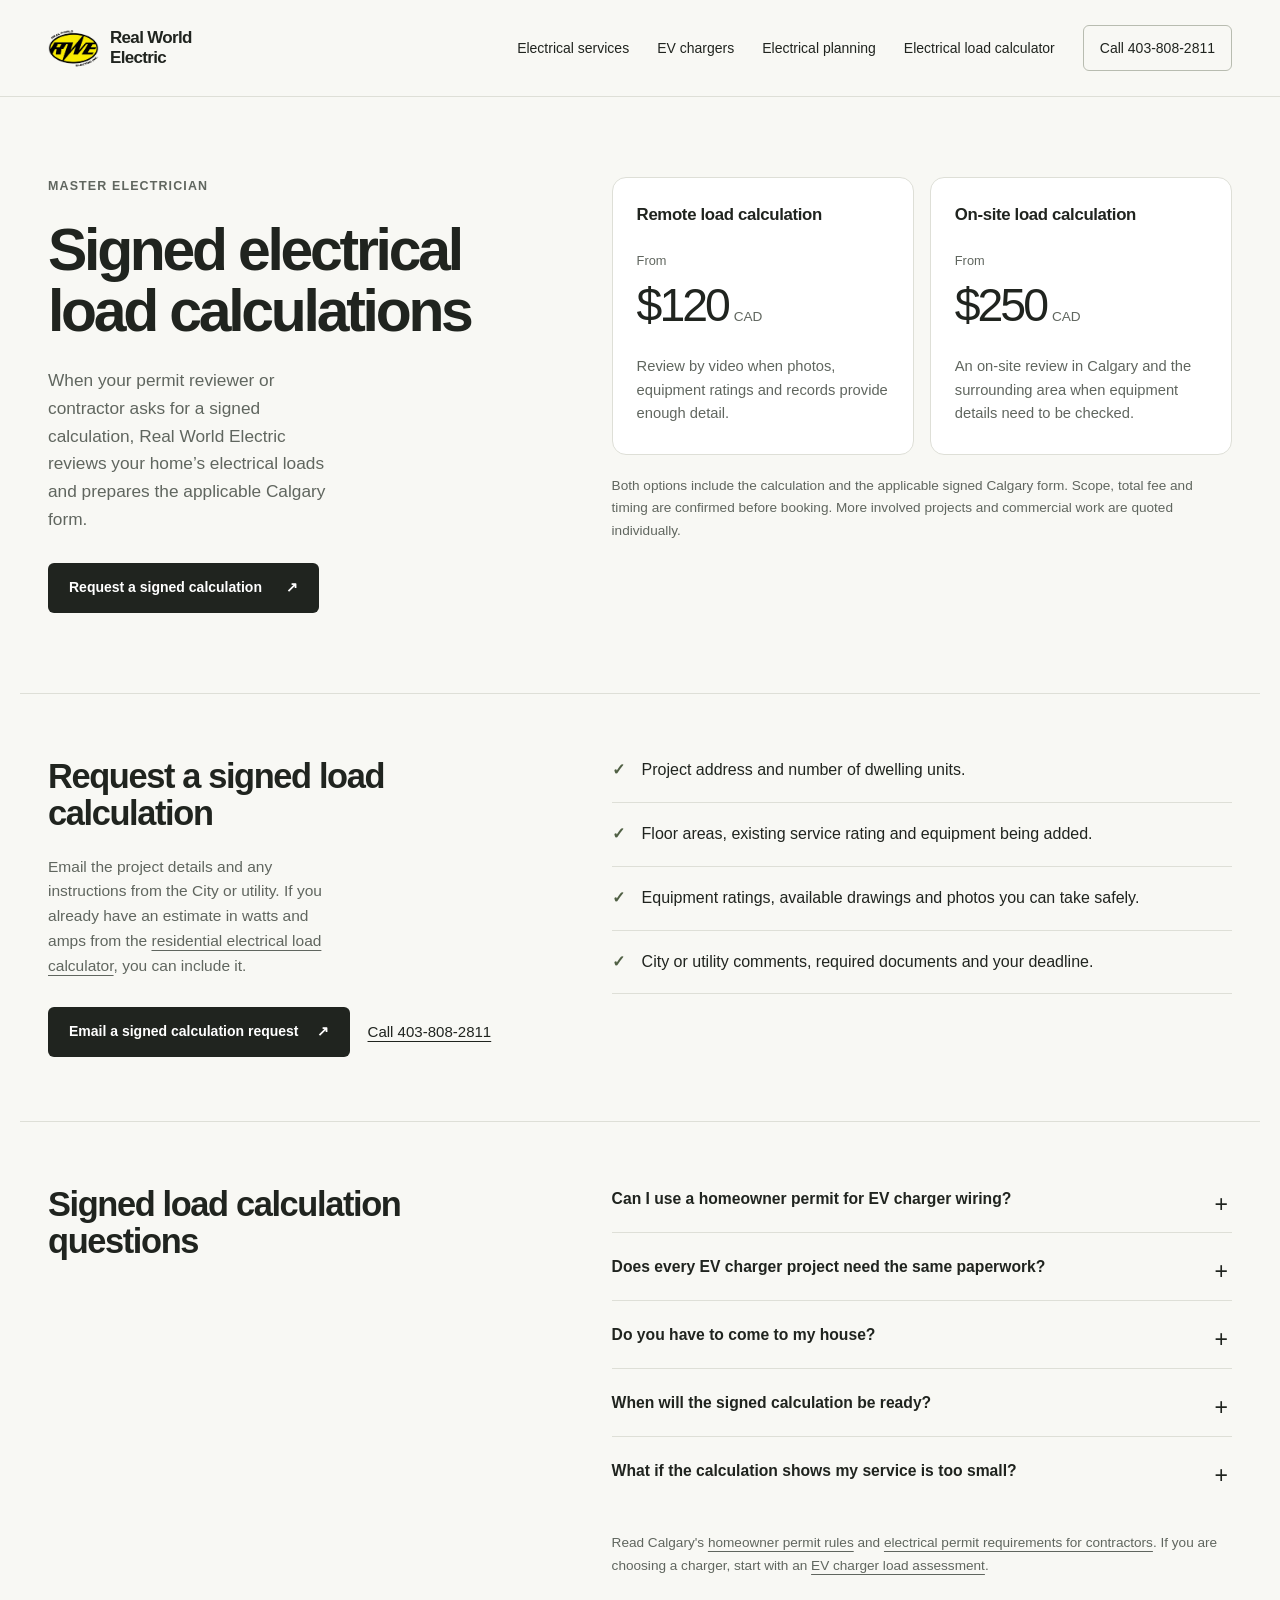
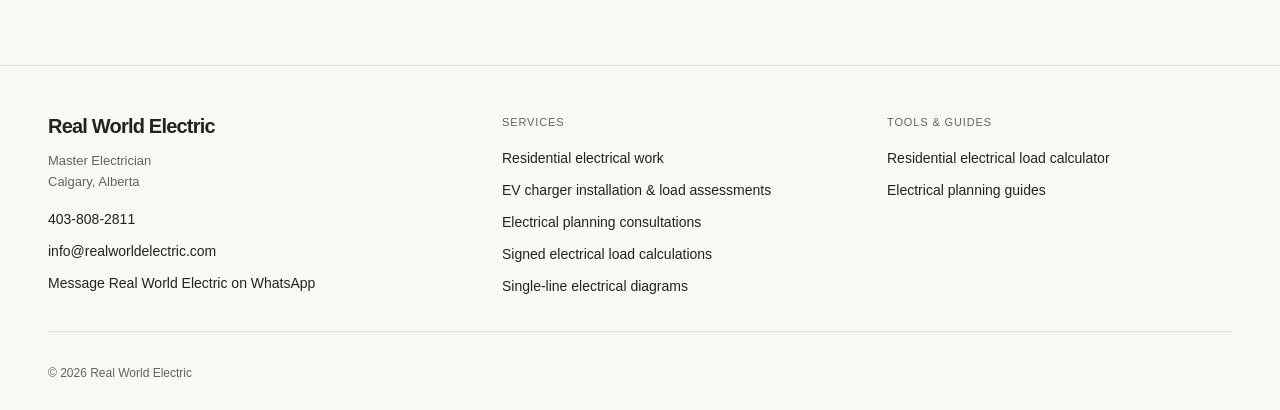
<file: load-calculation-sign-off/index.html>
<!doctype html>
<html lang="en-CA">
<head>
  <meta charset="utf-8">
  <meta name="viewport" content="width=device-width, initial-scale=1">
  <title>Signed Residential Load Calculations in Calgary | Real World Electric</title>
  <meta name="description" content="Request a signed electrical load calculation for a Calgary home or suite. Remote reviews start at $120 CAD and site visits at $250 CAD.">
  <link rel="canonical" href="https://realworldelectric.com/load-calculation-sign-off/">
  <meta name="robots" content="index, follow">
  <meta name="theme-color" content="#f8f8f4">

  <meta property="og:site_name" content="Real World Electric">
  <meta property="og:title" content="Signed Residential Load Calculations in Calgary | Real World Electric">
  <meta property="og:description" content="Request a signed electrical load calculation for a Calgary home or suite. Remote reviews start at $120 CAD and site visits at $250 CAD.">
  <meta property="og:type" content="website">
  <meta property="og:url" content="https://realworldelectric.com/load-calculation-sign-off/">
  <meta property="og:image" content="https://realworldelectric.com/assets/og-image.png?v=20261117">
  <meta property="og:image:width" content="1200">
  <meta property="og:image:height" content="630">
  <meta property="og:locale" content="en_CA">
  <meta name="twitter:card" content="summary_large_image">
  <meta name="twitter:title" content="Signed Residential Load Calculations in Calgary | Real World Electric">
  <meta name="twitter:description" content="Request a signed electrical load calculation for a Calgary home or suite. Remote reviews start at $120 CAD and site visits at $250 CAD.">
  <meta name="twitter:image" content="https://realworldelectric.com/assets/og-image.png?v=20261117">

  <link rel="icon" href="/assets/favicon.svg" type="image/svg+xml">
  <link rel="apple-touch-icon" href="/assets/rwe-logo.png">
  <link rel="stylesheet" href="/assets/site.css">

  <link rel="stylesheet" href="/assets/signoff.css">

  <script type="application/ld+json">
{
  "@context": "https://schema.org",
  "@graph": [
    {
      "@type": "BreadcrumbList",
      "itemListElement": [
        {
          "@type": "ListItem",
          "position": 1,
          "name": "Home",
          "item": "https://realworldelectric.com/"
        },
        {
          "@type": "ListItem",
          "position": 2,
          "name": "Load calculation sign-off",
          "item": "https://realworldelectric.com/load-calculation-sign-off/"
        }
      ]
    },
    {
      "@type": "Service",
      "name": "Residential Load Calculation Review and Sign-Off",
      "serviceType": "Electrical load calculation sign-off",
      "description": "Residential load calculation review by a Calgary master electrician. Remote review or a site visit by arrangement, with scope, documents, fee and timing agreed before work begins.",
      "url": "https://realworldelectric.com/load-calculation-sign-off/",
      "offers": [
        {
          "@type": "Offer",
          "name": "Online load calculation sign-off",
          "description": "Remote residential load calculation review and sign-off, with scope confirmed before booking.",
          "priceSpecification": {
            "@type": "PriceSpecification",
            "minPrice": 120,
            "priceCurrency": "CAD"
          }
        },
        {
          "@type": "Offer",
          "name": "In-home load calculation sign-off",
          "description": "Residential load calculation review and sign-off in the Calgary area, with scope confirmed before booking.",
          "priceSpecification": {
            "@type": "PriceSpecification",
            "minPrice": 250,
            "priceCurrency": "CAD"
          }
        }
      ],
      "areaServed": {
        "@type": "City",
        "name": "Calgary",
        "containedInPlace": {
          "@type": "State",
          "name": "Alberta"
        }
      },
      "availableChannel": {
        "@type": "ServiceChannel",
        "serviceUrl": "https://realworldelectric.com/load-calculation-sign-off/",
        "servicePhone": "+1-403-808-2811"
      },
      "provider": {
        "@type": "Electrician",
        "name": "Real World Electric",
        "telephone": "+1-403-808-2811",
        "email": "info@realworldelectric.com",
        "url": "https://realworldelectric.com/",
        "address": {
          "@type": "PostalAddress",
          "addressLocality": "Calgary",
          "addressRegion": "AB",
          "addressCountry": "CA"
        },
        "areaServed": {
          "@type": "City",
          "name": "Calgary"
        }
      }
    },
    {
      "@type": "FAQPage",
      "mainEntity": [
        {
          "@type": "Question",
          "name": "Can I use a homeowner permit for EV charger wiring?",
          "acceptedAnswer": {
            "@type": "Answer",
            "text": "Calgary excludes EV charger wiring and electric vehicle energy management systems (EVEMS) from homeowner electrical permits. A registered electrical contractor must obtain a permit for that installation. Where a load calculation is required, a qualified electrician must prepare it."
          }
        },
        {
          "@type": "Question",
          "name": "Does every EV charger project need the same paperwork?",
          "acceptedAnswer": {
            "@type": "Answer",
            "text": "The City lists different requirements for detached homes, shared services and energy management equipment. Tell us your home type, the proposed equipment and any instructions you received from the City so we can identify the documents for your project."
          }
        },
        {
          "@type": "Question",
          "name": "Do you have to come to my house?",
          "acceptedAnswer": {
            "@type": "Answer",
            "text": "That depends on the information available. Photos, equipment ratings and a video call may be enough; a site visit may be needed if details cannot be confirmed remotely."
          }
        },
        {
          "@type": "Question",
          "name": "When will the signed calculation be ready?",
          "acceptedAnswer": {
            "@type": "Answer",
            "text": "Send your deadline with the project details. Real World Electric will confirm timing after checking the records and whether a site visit is needed."
          }
        },
        {
          "@type": "Question",
          "name": "What if the calculation shows my service is too small?",
          "acceptedAnswer": {
            "@type": "Answer",
            "text": "We can discuss equipment choices, suitable load management or a service upgrade. The options depend on the service and the loads you plan to add."
          }
        }
      ]
    }
  ]
}
  </script>

  <script defer src="/assets/site.js">
</script>
<!-- Google tag (gtag.js) -->
<script async src="https://www.googletagmanager.com/gtag/js?id=G-K3BF6QGHLL"></script>
<script>window.dataLayer=window.dataLayer||[];function gtag(){dataLayer.push(arguments);}gtag('js',new Date());gtag('config','G-K3BF6QGHLL');</script>
</head>
<body>
  <a class="skip-link" href="#main-content">Skip to content</a>
  <header class="site-header">
<div class="header-inner">
<a class="brand" href="/" aria-label="Real World Electric home">
<img src="/assets/rwe-logo.png" alt="" width="51" height="43">
<span>Real World<br>Electric</span>
</a>
<a class="header-mobile-call" href="tel:+14038082811" aria-label="Call Real World Electric at 403-808-2811">Call us</a>
<button class="menu-btn" type="button" aria-label="Toggle menu" aria-controls="site-navigation" aria-expanded="false" hidden>Menu <svg aria-hidden="true" width="18" height="18" viewBox="0 0 24 24" fill="none" stroke="currentColor" stroke-width="1.7">
<path d="M4 8h16M4 16h16"/>
</svg>
</button>
<nav class="nav-links" id="site-navigation" aria-label="Primary navigation">
<a href="/#services">Electrical services</a>
<a href="/ev-charger-load-calculation-calgary/">EV chargers</a>
<a href="/homeowner-consultations/">Electrical planning</a>
<a href="https://loadcalculation.realworldelectric.com/">Electrical load calculator</a>
<a class="nav-cta" href="tel:+14038082811">Call 403-808-2811</a>
</nav>
</div>
</header>

  <main tabindex="-1" id="main-content" class="signoff-page">
    <section class="wrap signoff-intro" aria-labelledby="signoff-title">
      <div class="signoff-heading">
        <p class="service-credential">Master Electrician</p>
        <h1 id="signoff-title">Signed electrical <br>load calculations</h1>
        <p>When your permit reviewer or contractor asks for a signed calculation, Real World Electric reviews your home’s electrical loads and prepares the applicable Calgary form.</p>
        <a class="button primary" href="#book">Request a signed calculation <span aria-hidden="true">&#8599;</span>
</a>
      </div>
      <div class="signoff-options">
        <div class="offer-grid">
          <article class="offer-card">
            <h2>Remote load calculation</h2>
            <p class="price">
<span class="price-prefix">From</span> <span class="price-amount">$120</span> <span class="price-currency">CAD</span>
</p>
            <p>Review by video when photos, equipment ratings and records provide enough detail.</p>
          </article>
          <article class="offer-card">
            <h2>On-site load calculation</h2>
            <p class="price">
<span class="price-prefix">From</span> <span class="price-amount">$250</span> <span class="price-currency">CAD</span>
</p>
            <p>An on-site review in Calgary and the surrounding area when equipment details need to be checked.</p>
          </article>
        </div>
        <p class="offer-terms">Both options include the calculation and the applicable signed Calgary form. Scope, total fee and timing are confirmed before booking. More involved projects and commercial work are quoted individually.</p>
      </div>
    </section>

    <section id="book" class="wrap signoff-request" aria-labelledby="signoff-request-title">
      <div class="signoff-request-heading">
        <h2 id="signoff-request-title">Request a signed load calculation</h2>
        <p>Email the project details and any instructions from the City or utility. If you already have an estimate in watts and amps from the <a href="https://loadcalculation.realworldelectric.com/">residential electrical load calculator</a>, you can include it.</p>
        <div class="signoff-actions">
          <a class="button primary" href="mailto:info@realworldelectric.com?subject=Load%20calculation%20sign-off">Email a signed calculation request <span aria-hidden="true">&#8599;</span>
</a>
          <a class="signoff-phone" href="tel:+14038082811">Call 403-808-2811</a>
        </div>
      </div>
      <ul class="signoff-document-list">
        <li>Project address and number of dwelling units.</li>
        <li>Floor areas, existing service rating and equipment being added.</li>
        <li>Equipment ratings, available drawings and photos you can take safely.</li>
        <li>City or utility comments, required documents and your deadline.</li>
      </ul>
    </section>

    <section class="wrap signoff-questions" aria-labelledby="signoff-questions-title">
      <h2 id="signoff-questions-title">Signed load calculation questions</h2>
      <div>
        <details>
          <summary>Can I use a homeowner permit for EV charger wiring?</summary>
          <p>Calgary excludes EV charger wiring and electric vehicle energy management systems (EVEMS) from homeowner electrical permits. A registered electrical contractor must obtain a permit for that installation. Where a load calculation is required, a qualified electrician must prepare it.</p>
        </details>
        <details>
          <summary>Does every EV charger project need the same paperwork?</summary>
          <p>The City lists different requirements for detached homes, shared services and energy management equipment. Tell us your home type, the proposed equipment and any instructions you received from the City so we can identify the documents for your project.</p>
        </details>
        <details>
          <summary>Do you have to come to my house?</summary>
          <p>That depends on the information available. Photos, equipment ratings and a video call may be enough; a site visit may be needed if details cannot be confirmed remotely.</p>
        </details>
        <details>
          <summary>When will the signed calculation be ready?</summary>
          <p>Send your deadline with the project details. Real World Electric will confirm timing after checking the records and whether a site visit is needed.</p>
        </details>
        <details>
          <summary>What if the calculation shows my service is too small?</summary>
          <p>We can discuss equipment choices, suitable load management or a service upgrade. The options depend on the service and the loads you plan to add.</p>
        </details>
        <p class="signoff-permit-note">Read Calgary's <a href="https://www.calgary.ca/development/home-building/trades-permits.html">homeowner permit rules</a> and <a href="https://www.calgary.ca/development/permits/electrical.html">electrical permit requirements for contractors</a>. If you are choosing a charger, start with an <a href="/ev-charger-load-calculation-calgary/">EV charger load assessment</a>.</p>
      </div>
    </section>
  </main>
  <footer>
    <div class="wrap">
      <div class="footer-grid">
        <div>
          <p class="footer-brand">Real World Electric</p>
          <p class="footer-location">Master Electrician<br>Calgary, Alberta</p>
          <div class="footer-col footer-contact">
            <a href="tel:+14038082811">403-808-2811</a>
            <a href="mailto:info@realworldelectric.com">info@realworldelectric.com</a>
            <a href="https://wa.me/14038082811">Message Real World Electric on WhatsApp</a>
          </div>
        </div>
        <nav class="footer-col" aria-label="Electrical services">
          <p class="footer-label">Services</p>
          <a href="/calgary-residential-electrical-services/">Residential electrical work</a>
          <a href="/ev-charger-load-calculation-calgary/">EV charger installation &amp; load assessments</a>
          <a href="/homeowner-consultations/">Electrical planning consultations</a>
          <a href="/load-calculation-sign-off/" aria-current="page">Signed electrical load calculations</a>
          <a href="/single-line-diagrams/">Single-line electrical diagrams</a>
        </nav>
        <nav class="footer-col" aria-label="Tools and guides">
          <p class="footer-label">Tools &amp; guides</p>
          <a href="https://loadcalculation.realworldelectric.com/">Residential electrical load calculator</a>
          <a href="/guides/">Electrical planning guides</a>
        </nav>
      </div>
      <div class="footer-note">&copy; 2026 Real World Electric</div>
    </div>
  </footer>


</body>
</html>
</file>
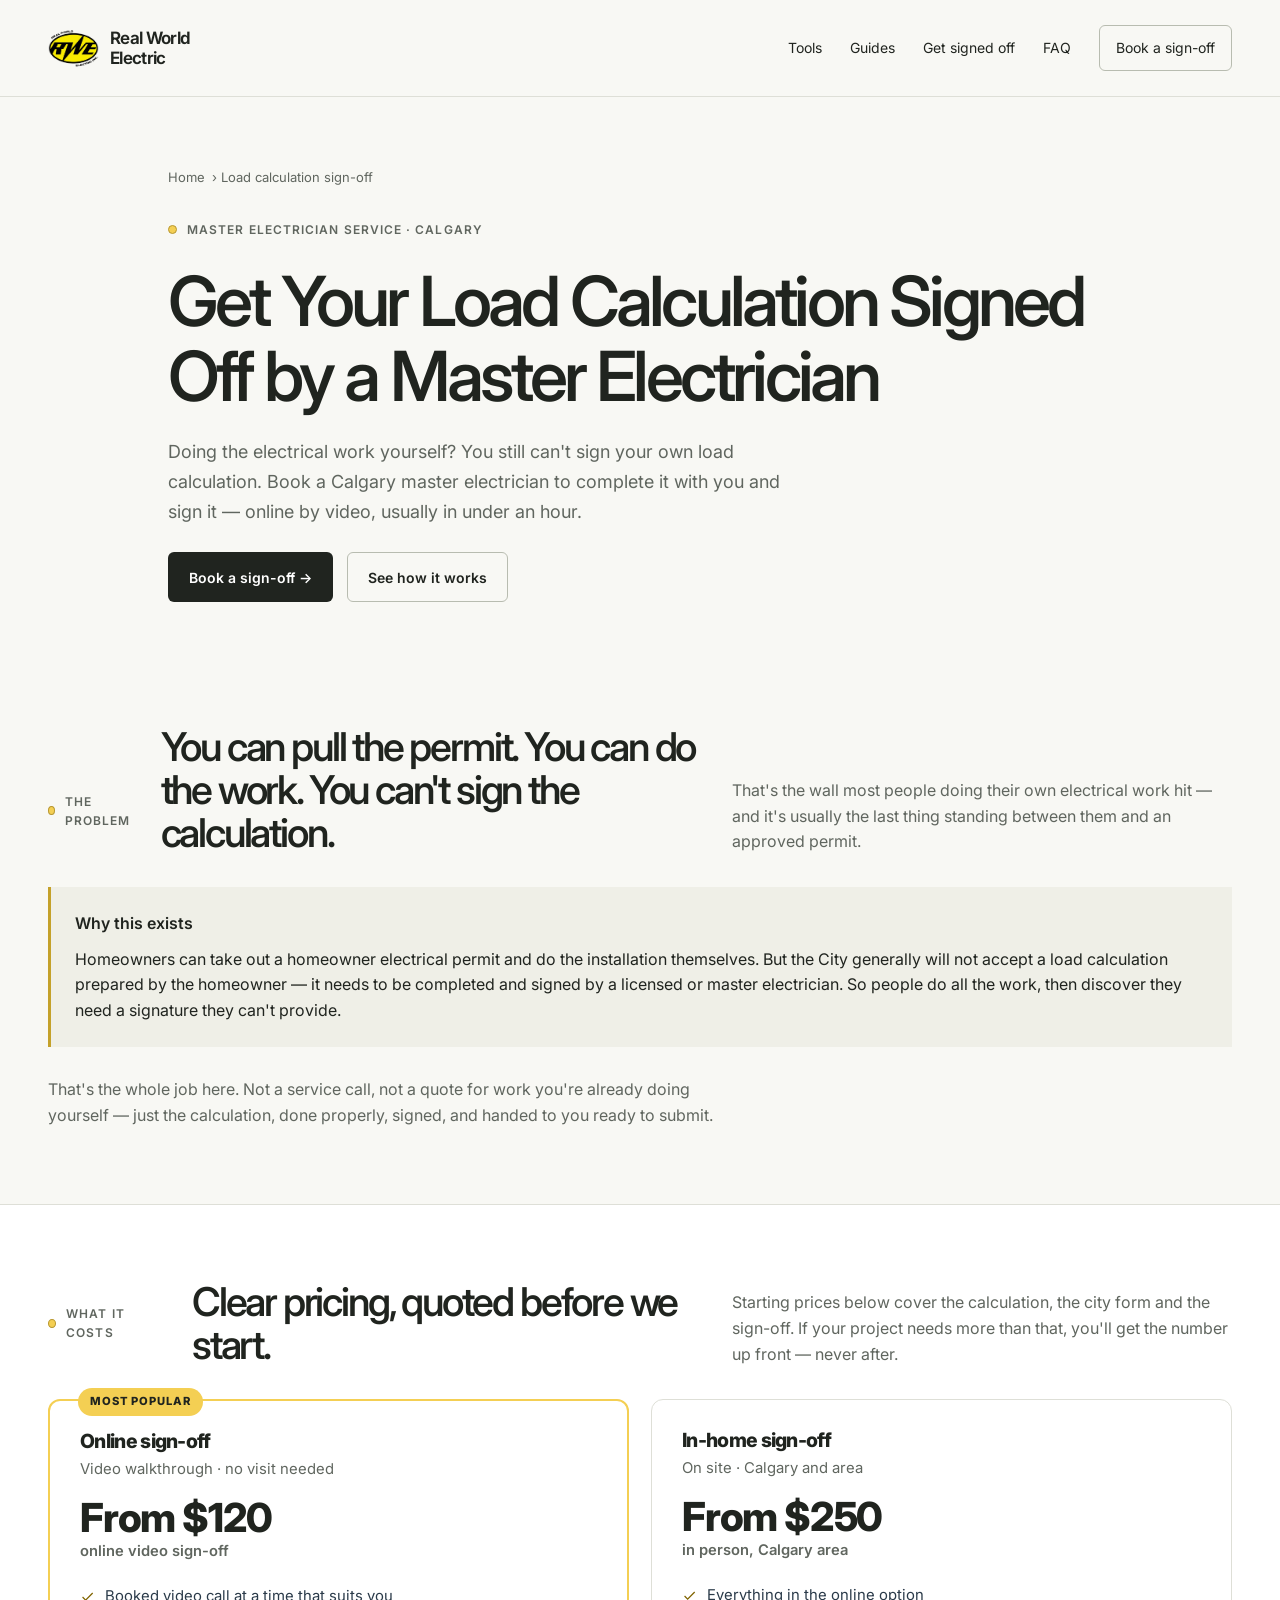
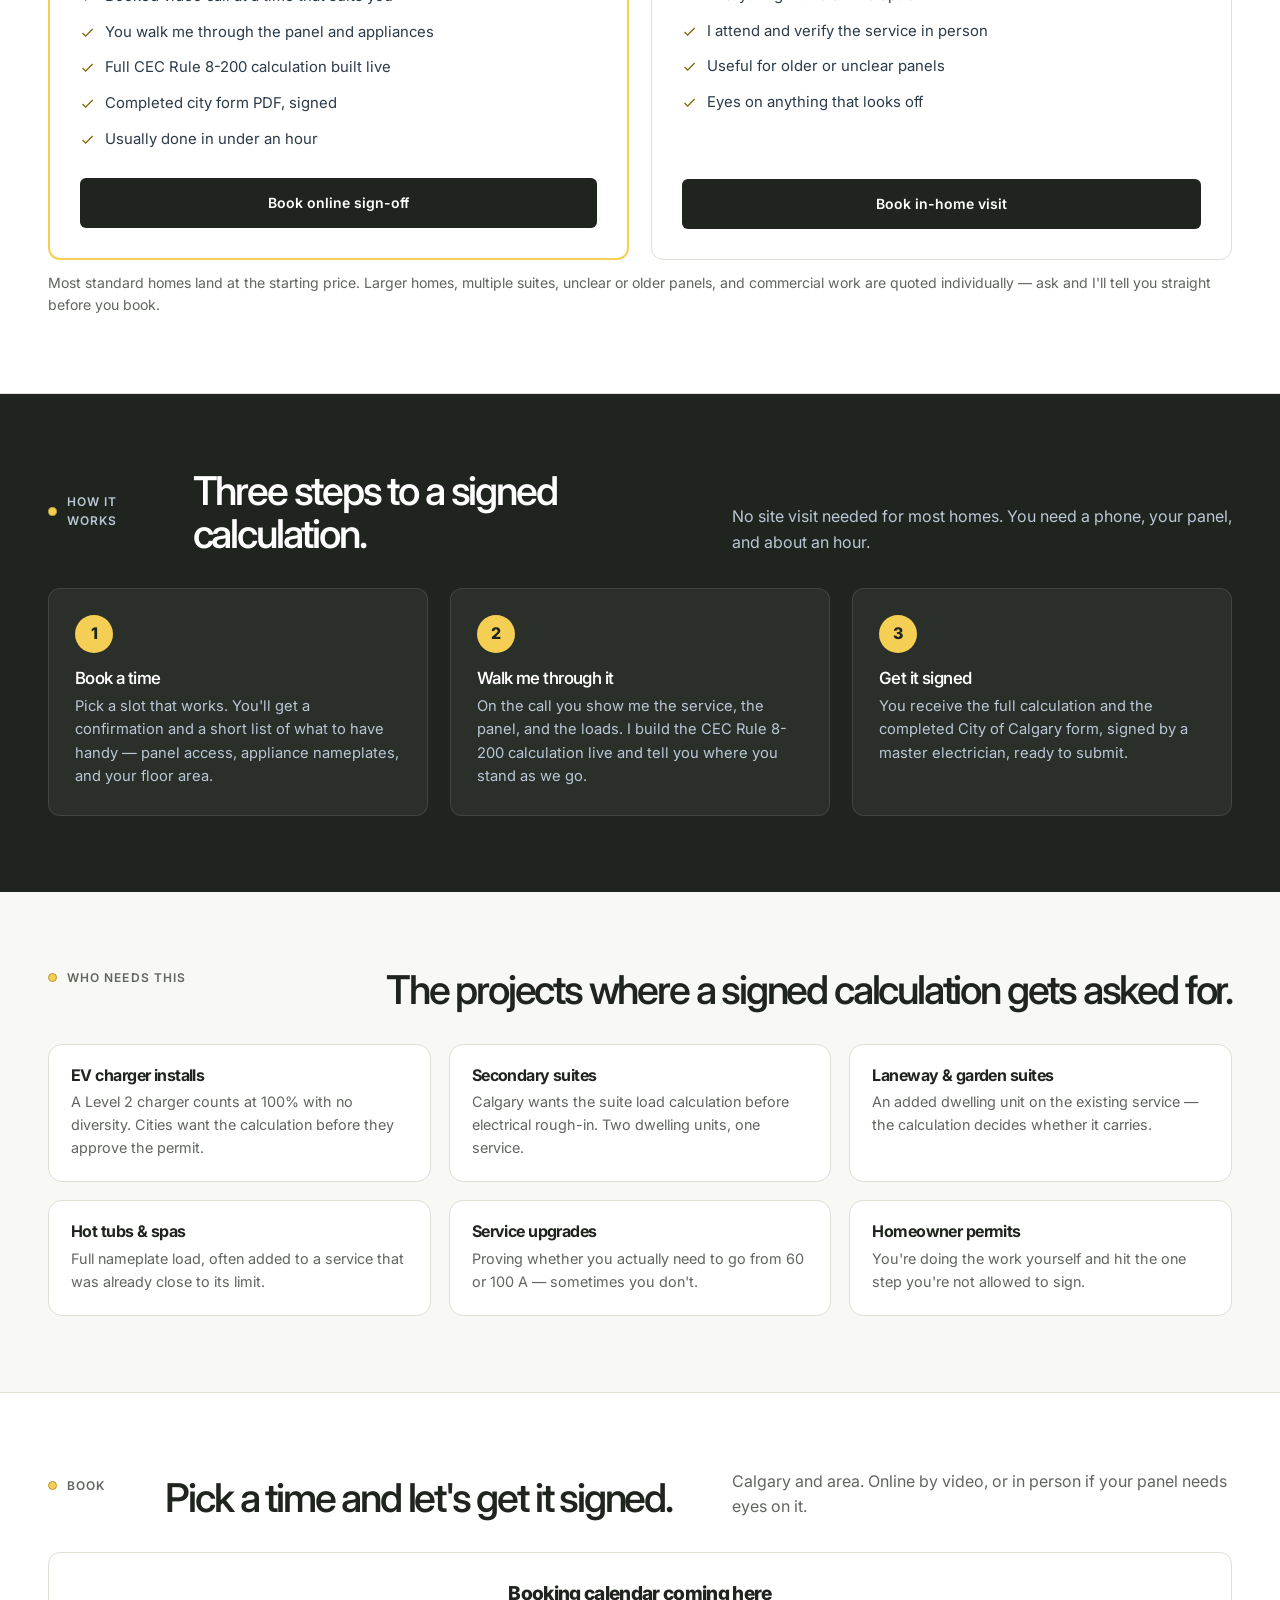
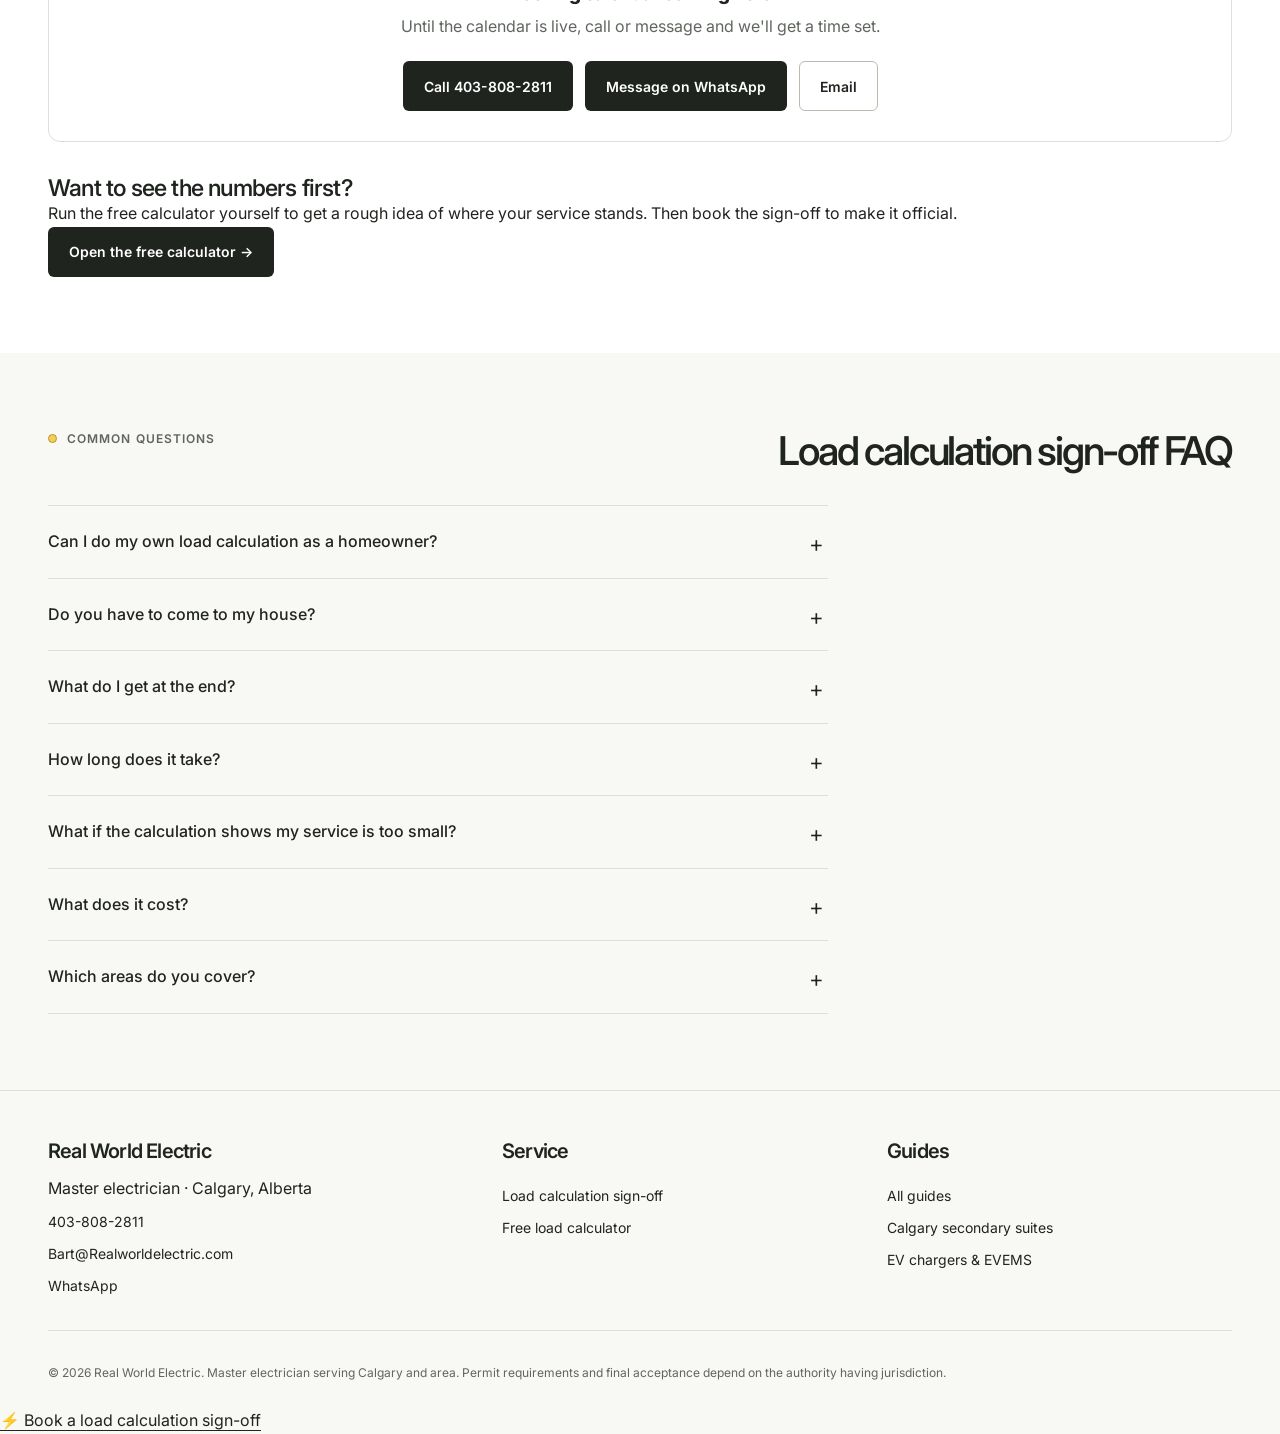
<file: LOAD-C~1/index.html>
<!doctype html>
<html lang="en-CA">
<head>
  <meta charset="utf-8">
  <meta name="viewport" content="width=device-width, initial-scale=1">
  <title>Load Calculation Sign-Off by a Master Electrician | Calgary</title>
  <meta name="description" content="Doing your own electrical work in Calgary? Book a master electrician to complete and sign your load calculation — online by video, or in person.">
  <link rel="canonical" href="https://smartplanning.realworldelectric.com/load-calculation-sign-off/">
  <meta name="robots" content="index, follow">
  <meta name="theme-color" content="#0c1b2a">

  <meta property="og:site_name" content="Real World Electric — Smart Planning Tools">
  <meta property="og:title" content="Load Calculation Sign-Off by a Master Electrician — Calgary">
  <meta property="og:description" content="Book a Calgary master electrician to complete and sign your load calculation. Online by video, or in person.">
  <meta property="og:type" content="website">
  <meta property="og:url" content="https://smartplanning.realworldelectric.com/load-calculation-sign-off/">
  <meta property="og:image" content="https://smartplanning.realworldelectric.com/assets/og-image.png">
  <meta property="og:image:width" content="1200">
  <meta property="og:image:height" content="630">
  <meta property="og:locale" content="en_CA">
  <meta name="twitter:card" content="summary_large_image">
  <meta name="twitter:title" content="Load Calculation Sign-Off by a Master Electrician">
  <meta name="twitter:description" content="Book a Calgary master electrician to complete and sign your load calculation. Online or in person.">
  <meta name="twitter:image" content="https://smartplanning.realworldelectric.com/assets/og-image.png">

  <link rel="icon" href="/assets/favicon.svg" type="image/svg+xml">
  <link rel="apple-touch-icon" href="/assets/rwe-logo.png">
  <link rel="preconnect" href="https://fonts.googleapis.com">
  <link rel="preconnect" href="https://fonts.gstatic.com" crossorigin>
  <link href="https://fonts.googleapis.com/css2?family=Inter:wght@400;500;600;700;800&display=swap" rel="stylesheet">
  <link rel="stylesheet" href="/assets/site.css">

  <style>
    .offer-grid{display:grid;grid-template-columns:1fr 1fr;gap:22px;margin:0 0 12px}
    .offer-card{background:#fff;border:1px solid var(--line);border-radius:var(--radius);padding:30px;box-shadow:var(--shadow);display:flex;flex-direction:column}
    .offer-card.featured{border:2px solid var(--volt);box-shadow:var(--shadow-lg);position:relative}
    .offer-flag{position:absolute;top:-13px;left:28px;background:var(--volt);color:var(--navy);font-size:.7rem;font-weight:800;letter-spacing:.08em;text-transform:uppercase;padding:5px 12px;border-radius:999px}
    .offer-card h3{font-size:1.22rem;font-weight:800;margin-bottom:6px}
    .offer-sub{color:var(--muted);font-size:.93rem;margin-bottom:16px}
    .price{font-size:2.5rem;font-weight:800;letter-spacing:-.03em;color:var(--navy);line-height:1}
    .price small{font-size:.92rem;font-weight:600;color:var(--muted);display:block;margin-top:6px;letter-spacing:0}
    .offer-card ul{list-style:none;margin:20px 0;flex:1}
    .offer-card li{display:flex;gap:10px;align-items:flex-start;font-size:.93rem;padding:6px 0;color:#2a3a49}
    .offer-card li svg{flex:none;margin-top:4px;color:var(--volt-deep)}
    .steps-row{display:grid;grid-template-columns:repeat(3,1fr);gap:22px;margin:30px 0 0}
    .step{background:rgba(255,255,255,.05);border:1px solid rgba(255,255,255,.1);border-radius:var(--radius);padding:26px}
    .step-num{width:38px;height:38px;border-radius:50%;background:var(--volt);color:var(--navy);font-weight:800;display:grid;place-items:center;margin-bottom:16px}
    .step h3{font-size:1.05rem;margin-bottom:8px;color:#fff}
    .step p{color:#b9c7d5;font-size:.92rem}
    .how-dark{background:var(--navy);color:#fff}
    .how-dark h2{color:#fff}
    .how-dark .section-head p{color:#b9c7d5}
    .need-grid{display:grid;grid-template-columns:repeat(3,1fr);gap:18px}
    .need-card{background:#fff;border:1px solid var(--line);border-radius:14px;padding:22px}
    .need-card h3{font-size:1rem;font-weight:700;margin-bottom:6px}
    .need-card p{color:var(--muted);font-size:.9rem}
    .booking-box{background:#fff;border:1px solid var(--line);border-radius:var(--radius);padding:30px;box-shadow:var(--shadow);text-align:center}
    @media (max-width:900px){.offer-grid{grid-template-columns:1fr}.steps-row,.need-grid{grid-template-columns:1fr}}
  </style>

  <script type="application/ld+json">
  {
    "@context": "https://schema.org",
    "@graph": [
      {
        "@type": "BreadcrumbList",
        "itemListElement": [
          { "@type": "ListItem", "position": 1, "name": "Home", "item": "https://smartplanning.realworldelectric.com/" },
          { "@type": "ListItem", "position": 2, "name": "Load calculation sign-off", "item": "https://smartplanning.realworldelectric.com/load-calculation-sign-off/" }
        ]
      },
      {
        "@type": "Service",
        "name": "Electrical Load Calculation & Master Electrician Sign-Off",
        "serviceType": "Electrical load calculation sign-off",
        "description": "A master electrician completes and signs your CEC Rule 8-200 residential load calculation for a City of Calgary permit — online by video walkthrough, or in person in the Calgary area.",
        "url": "https://smartplanning.realworldelectric.com/load-calculation-sign-off/",
        "areaServed": { "@type": "City", "name": "Calgary", "containedInPlace": { "@type": "State", "name": "Alberta" } },
        "offers": [
          {
            "@type": "Offer",
            "name": "Online load calculation sign-off",
            "description": "Video walkthrough with a master electrician, full CEC Rule 8-200 calculation, completed and signed City of Calgary form.",
            "priceSpecification": { "@type": "PriceSpecification", "minPrice": 120, "priceCurrency": "CAD" },
            "availability": "https://schema.org/InStock"
          },
          {
            "@type": "Offer",
            "name": "In-home load calculation sign-off",
            "description": "On-site visit in the Calgary area, full CEC Rule 8-200 calculation, completed and signed City of Calgary form.",
            "priceSpecification": { "@type": "PriceSpecification", "minPrice": 250, "priceCurrency": "CAD" },
            "availability": "https://schema.org/InStock"
          }
        ],
        "availableChannel": {
          "@type": "ServiceChannel",
          "serviceUrl": "https://smartplanning.realworldelectric.com/load-calculation-sign-off/",
          "servicePhone": "+1-403-808-2811"
        },
        "provider": {
          "@type": "Electrician",
          "name": "Real World Electric",
          "telephone": "+1-403-808-2811",
          "email": "Bart@Realworldelectric.com",
          "url": "https://smartplanning.realworldelectric.com/",
          "address": { "@type": "PostalAddress", "addressLocality": "Calgary", "addressRegion": "AB", "addressCountry": "CA" },
          "areaServed": { "@type": "City", "name": "Calgary" }
        }
      },
      {
        "@type": "FAQPage",
        "mainEntity": [
          {
            "@type": "Question",
            "name": "Can I do my own load calculation as a homeowner?",
            "acceptedAnswer": { "@type": "Answer", "text": "You can pull a homeowner electrical permit and do the installation work yourself, but the load calculation itself generally has to be prepared and signed by a licensed or master electrician before the permit is approved. That is the step this service covers." }
          },
          {
            "@type": "Question",
            "name": "Do you have to come to my house?",
            "acceptedAnswer": { "@type": "Answer", "text": "Usually not. Most residential load calculations can be completed over a video call, where you walk through the panel, the service, and the major appliances while the calculation is built live. In-person visits are available in the Calgary area if a project needs one." }
          },
          {
            "@type": "Question",
            "name": "What do I get at the end?",
            "acceptedAnswer": { "@type": "Answer", "text": "A completed CEC Rule 8-200 load calculation showing every demand factor, the calculated amps, service OCP and conductor sizing, plus the completed City of Calgary load calculation form, signed by a master electrician and ready to submit with your permit." }
          },
          {
            "@type": "Question",
            "name": "How long does it take?",
            "acceptedAnswer": { "@type": "Answer", "text": "The video walkthrough itself typically takes under an hour for a standard house. You receive the signed calculation and city form after the call." }
          },
          {
            "@type": "Question",
            "name": "What if the calculation shows my service is too small?",
            "acceptedAnswer": { "@type": "Answer", "text": "You will get an honest answer and the options: change the equipment specification, add load management such as an EVEMS where EV charging is the driver, or upgrade the service. Knowing before you apply is far cheaper than finding out at rough-in inspection." }
          },
          {
            "@type": "Question",
            "name": "What does it cost?",
            "acceptedAnswer": { "@type": "Answer", "text": "Online sign-offs start at $120 and in-home visits in the Calgary area start at $250. That covers the calculation, the completed City of Calgary form, and the sign-off. Most standard homes land at the starting price; anything more involved is quoted before you book." }
          },
          {
            "@type": "Question",
            "name": "Which areas do you cover?",
            "acceptedAnswer": { "@type": "Answer", "text": "Calgary and the surrounding area. Online sign-offs are done by video, so no travel time is involved and appointments are usually available sooner. In-person visits are available across the Calgary area." }
          }
        ]
      }
    ]
  }
  </script>
</head>
<body>

  <header class="site-header">
    <div class="header-inner">
      <a class="brand" href="/" aria-label="Real World Electric home">
        <img src="/assets/rwe-logo.png" alt="Real World Electric logo" width="38" height="38">
        <span>Real World <span class="bolt">Electric</span></span>
      </a>
      <button class="menu-btn" aria-label="Toggle menu" aria-expanded="false" onclick="const n=document.querySelector('.nav-links');n.classList.toggle('open');this.setAttribute('aria-expanded',n.classList.contains('open'))">
        <span></span><span></span><span></span>
      </button>
      <nav class="nav-links" aria-label="Primary navigation">
        <a href="/#tools">Tools</a>
        <a href="/guides/">Guides</a>
        <a href="/load-calculation-sign-off/">Get signed off</a>
        <a href="/#faq">FAQ</a>
        <a class="nav-cta" href="#book">Book a sign-off</a>
      </nav>
    </div>
  </header>

  <main>
    <div class="article-hero">
      <div class="wrap">
        <p class="crumbs"><a href="/">Home</a> › Load calculation sign-off</p>
        <p class="eyebrow">Master electrician service · Calgary</p>
        <h1>Get Your Load Calculation Signed Off by a Master Electrician</h1>
        <p class="standfirst">Doing the electrical work yourself? You still can't sign your own load calculation. Book a Calgary master electrician to complete it with you and sign it — online by video, usually in under an hour.</p>
        <div class="hero-actions" style="display:flex;flex-wrap:wrap;gap:14px;margin-top:26px">
          <a class="button primary" href="#book">Book a sign-off →</a>
          <a class="button ghost" href="#how">See how it works</a>
        </div>
      </div>
    </div>

    <section>
      <div class="wrap">
        <div class="section-head">
          <p class="eyebrow dark">The problem</p>
          <h2>You can pull the permit. You can do the work. You can't sign the calculation.</h2>
          <p>That's the wall most people doing their own electrical work hit — and it's usually the last thing standing between them and an approved permit.</p>
        </div>

        <div class="callout">
          <span class="callout-title">Why this exists</span>
          <p>Homeowners can take out a homeowner electrical permit and do the installation themselves. But the City generally will not accept a load calculation prepared by the homeowner — it needs to be completed and signed by a licensed or master electrician. So people do all the work, then discover they need a signature they can't provide.</p>
        </div>

        <p style="color:var(--muted);max-width:70ch">That's the whole job here. Not a service call, not a quote for work you're already doing yourself — just the calculation, done properly, signed, and handed to you ready to submit.</p>
      </div>
    </section>

    <section style="background:#fff;border-top:1px solid var(--line);border-bottom:1px solid var(--line)">
      <div class="wrap">
        <div class="section-head">
          <p class="eyebrow dark">What it costs</p>
          <h2>Clear pricing, quoted before we start.</h2>
          <p>Starting prices below cover the calculation, the city form and the sign-off. If your project needs more than that, you'll get the number up front — never after.
        </div>

        <div class="offer-grid">
          <article class="offer-card featured">
            <span class="offer-flag">Most popular</span>
            <h3>Online sign-off</h3>
            <p class="offer-sub">Video walkthrough · no visit needed</p>
            <div class="price">From $120<small>online video sign-off</small></div>
            <ul>
              <li><svg width="15" height="15" viewBox="0 0 24 24" fill="currentColor" aria-hidden="true"><path d="M9 16.2 4.8 12l-1.4 1.4L9 19 21 7l-1.4-1.4z"/></svg>Booked video call at a time that suits you</li>
              <li><svg width="15" height="15" viewBox="0 0 24 24" fill="currentColor" aria-hidden="true"><path d="M9 16.2 4.8 12l-1.4 1.4L9 19 21 7l-1.4-1.4z"/></svg>You walk me through the panel and appliances</li>
              <li><svg width="15" height="15" viewBox="0 0 24 24" fill="currentColor" aria-hidden="true"><path d="M9 16.2 4.8 12l-1.4 1.4L9 19 21 7l-1.4-1.4z"/></svg>Full CEC Rule 8-200 calculation built live</li>
              <li><svg width="15" height="15" viewBox="0 0 24 24" fill="currentColor" aria-hidden="true"><path d="M9 16.2 4.8 12l-1.4 1.4L9 19 21 7l-1.4-1.4z"/></svg>Completed city form PDF, signed</li>
              <li><svg width="15" height="15" viewBox="0 0 24 24" fill="currentColor" aria-hidden="true"><path d="M9 16.2 4.8 12l-1.4 1.4L9 19 21 7l-1.4-1.4z"/></svg>Usually done in under an hour</li>
            </ul>
            <a class="button primary full" href="#book">Book online sign-off</a>
          </article>

          <article class="offer-card">
            <h3>In-home sign-off</h3>
            <p class="offer-sub">On site · Calgary and area</p>
            <div class="price">From $250<small>in person, Calgary area</small></div>
            <ul>
              <li><svg width="15" height="15" viewBox="0 0 24 24" fill="currentColor" aria-hidden="true"><path d="M9 16.2 4.8 12l-1.4 1.4L9 19 21 7l-1.4-1.4z"/></svg>Everything in the online option</li>
              <li><svg width="15" height="15" viewBox="0 0 24 24" fill="currentColor" aria-hidden="true"><path d="M9 16.2 4.8 12l-1.4 1.4L9 19 21 7l-1.4-1.4z"/></svg>I attend and verify the service in person</li>
              <li><svg width="15" height="15" viewBox="0 0 24 24" fill="currentColor" aria-hidden="true"><path d="M9 16.2 4.8 12l-1.4 1.4L9 19 21 7l-1.4-1.4z"/></svg>Useful for older or unclear panels</li>
              <li><svg width="15" height="15" viewBox="0 0 24 24" fill="currentColor" aria-hidden="true"><path d="M9 16.2 4.8 12l-1.4 1.4L9 19 21 7l-1.4-1.4z"/></svg>Eyes on anything that looks off</li>
            </ul>
            <a class="button dark full" href="#book">Book in-home visit</a>
          </article>
        </div>
        <p style="font-size:.88rem;color:var(--muted);margin-top:8px">Most standard homes land at the starting price. Larger homes, multiple suites, unclear or older panels, and commercial work are quoted individually — ask and I'll tell you straight before you book.</p>
      </div>
    </section>

    <section class="how-dark" id="how">
      <div class="wrap">
        <div class="section-head">
          <p class="eyebrow">How it works</p>
          <h2>Three steps to a signed calculation.</h2>
          <p>No site visit needed for most homes. You need a phone, your panel, and about an hour.</p>
        </div>
        <div class="steps-row">
          <div class="step">
            <div class="step-num">1</div>
            <h3>Book a time</h3>
            <p>Pick a slot that works. You'll get a confirmation and a short list of what to have handy — panel access, appliance nameplates, and your floor area.</p>
          </div>
          <div class="step">
            <div class="step-num">2</div>
            <h3>Walk me through it</h3>
            <p>On the call you show me the service, the panel, and the loads. I build the CEC Rule 8-200 calculation live and tell you where you stand as we go.</p>
          </div>
          <div class="step">
            <div class="step-num">3</div>
            <h3>Get it signed</h3>
            <p>You receive the full calculation and the completed City of Calgary form, signed by a master electrician, ready to submit.</p>
          </div>
        </div>
      </div>
    </section>

    <section>
      <div class="wrap">
        <div class="section-head">
          <p class="eyebrow dark">Who needs this</p>
          <h2>The projects where a signed calculation gets asked for.</h2>
        </div>
        <div class="need-grid">
          <div class="need-card">
            <h3>EV charger installs</h3>
            <p>A Level 2 charger counts at 100% with no diversity. Cities want the calculation before they approve the permit.</p>
          </div>
          <div class="need-card">
            <h3>Secondary suites</h3>
            <p>Calgary wants the suite load calculation before electrical rough-in. Two dwelling units, one service.</p>
          </div>
          <div class="need-card">
            <h3>Laneway &amp; garden suites</h3>
            <p>An added dwelling unit on the existing service — the calculation decides whether it carries.</p>
          </div>
          <div class="need-card">
            <h3>Hot tubs &amp; spas</h3>
            <p>Full nameplate load, often added to a service that was already close to its limit.</p>
          </div>
          <div class="need-card">
            <h3>Service upgrades</h3>
            <p>Proving whether you actually need to go from 60 or 100 A — sometimes you don't.</p>
          </div>
          <div class="need-card">
            <h3>Homeowner permits</h3>
            <p>You're doing the work yourself and hit the one step you're not allowed to sign.</p>
          </div>
        </div>
      </div>
    </section>

    <section id="book" style="background:#fff;border-top:1px solid var(--line)">
      <div class="wrap">
        <div class="section-head">
          <p class="eyebrow dark">Book</p>
          <h2>Pick a time and let's get it signed.</h2>
          <p>Calgary and area. Online by video, or in person if your panel needs eyes on it.</p>
        </div>

        <!-- ============================================================
             BOOKING EMBED GOES HERE
             Replace this whole booking-box div with your Cal.com embed.
             Cal.com → Event Type → Embed → "Inline Embed" → paste the
             <script> + <div> here. Free plan is enough to start.
             ============================================================ -->
        <div class="booking-box">
          <h3 style="font-size:1.2rem;font-weight:800;margin-bottom:10px">Booking calendar coming here</h3>
          <p style="color:var(--muted);max-width:52ch;margin:0 auto 22px">Until the calendar is live, call or message and we'll get a time set.</p>
          <div style="display:flex;flex-wrap:wrap;gap:12px;justify-content:center">
            <a class="button primary" href="tel:+14038082811">Call 403-808-2811</a>
            <a class="button dark" href="https://wa.me/14038082811">Message on WhatsApp</a>
            <a class="button white" href="mailto:Bart@Realworldelectric.com?subject=Load%20calculation%20sign-off">Email</a>
          </div>
        </div>

        <div class="inline-cta" style="margin-top:34px">
          <h3>Want to see the numbers first?</h3>
          <p>Run the free calculator yourself to get a rough idea of where your service stands. Then book the sign-off to make it official.</p>
          <a class="button primary" href="https://loadcalculation.realworldelectric.com/">Open the free calculator →</a>
        </div>
      </div>
    </section>

    <section>
      <div class="wrap">
        <div class="section-head">
          <p class="eyebrow dark">Common questions</p>
          <h2>Load calculation sign-off FAQ</h2>
        </div>
        <div style="max-width:780px">
          <details>
            <summary>Can I do my own load calculation as a homeowner?</summary>
            <p>You can pull a homeowner electrical permit and do the installation work yourself, but the load calculation generally has to be prepared and signed by a licensed or master electrician before the permit is approved. That signature is what this service provides.</p>
          </details>
          <details>
            <summary>Do you have to come to my house?</summary>
            <p>Usually not. Most residential load calculations can be done over a video call where you walk through the panel, service and major appliances while I build the calculation live. In-person visits are available in the Calgary area when a project warrants one.</p>
          </details>
          <details>
            <summary>What do I get at the end?</summary>
            <p>A completed CEC Rule 8-200 load calculation showing every demand factor, the calculated amps, service OCP and conductor sizing — plus the completed City of Calgary load calculation form, signed and ready to submit.</p>
          </details>
          <details>
            <summary>How long does it take?</summary>
            <p>The walkthrough is typically under an hour for a standard house. You get the signed calculation and city form after the call.</p>
          </details>
          <details>
            <summary>What if the calculation shows my service is too small?</summary>
            <p>You get a straight answer and your options: change the equipment specification, add load management such as an EVEMS if EV charging is the driver, or upgrade the service. Finding out now is far cheaper than finding out at rough-in. See <a href="/guides/can-100-amp-service-handle-secondary-suite/">can a 100 A service handle a secondary suite</a> for the detail.</p>
          </details>
          <details>
            <summary>What does it cost?</summary>
            <p>Online sign-offs start at $120 and in-home visits in the Calgary area start at $250. That covers the calculation, the completed City of Calgary form, and the sign-off. Most standard homes land at the starting price; anything more involved is quoted before you book, not after.</p>
          </details>
          <details>
            <summary>Which areas do you cover?</summary>
            <p>Calgary and the surrounding area. Online sign-offs are done by video, so there's no travel time and appointments are usually available sooner. In-person visits are available across the Calgary area.</p>
          </details>
        </div>
      </div>
    </section>
  </main>

  <footer>
    <div class="wrap">
      <div class="footer-grid">
        <div>
          <div class="footer-brand">Real World Electric</div>
          <div class="footer-col">
            <span>Master electrician · Calgary, Alberta</span>
            <a href="tel:+14038082811">403-808-2811</a>
            <a href="mailto:Bart@Realworldelectric.com">Bart@Realworldelectric.com</a>
            <a href="https://wa.me/14038082811">WhatsApp</a>
          </div>
        </div>
        <div class="footer-col">
          <div class="footer-brand">Service</div>
          <a href="/load-calculation-sign-off/">Load calculation sign-off</a>
          <a href="https://loadcalculation.realworldelectric.com/">Free load calculator</a>
        </div>
        <div class="footer-col">
          <div class="footer-brand">Guides</div>
          <a href="/guides/">All guides</a>
          <a href="/guides/calgary-secondary-suite-load-calculation/">Calgary secondary suites</a>
          <a href="/guides/ev-charger-load-calculation-calgary/">EV chargers &amp; EVEMS</a>
        </div>
      </div>
      <p class="footer-note">© 2026 Real World Electric. Master electrician serving Calgary and area. Permit requirements and final acceptance depend on the authority having jurisdiction.</p>
    </div>
  </footer>

  <div class="mobile-cta">
    <a href="#book">⚡ Book a load calculation sign-off</a>
  </div>

</body>
</html>
</file>
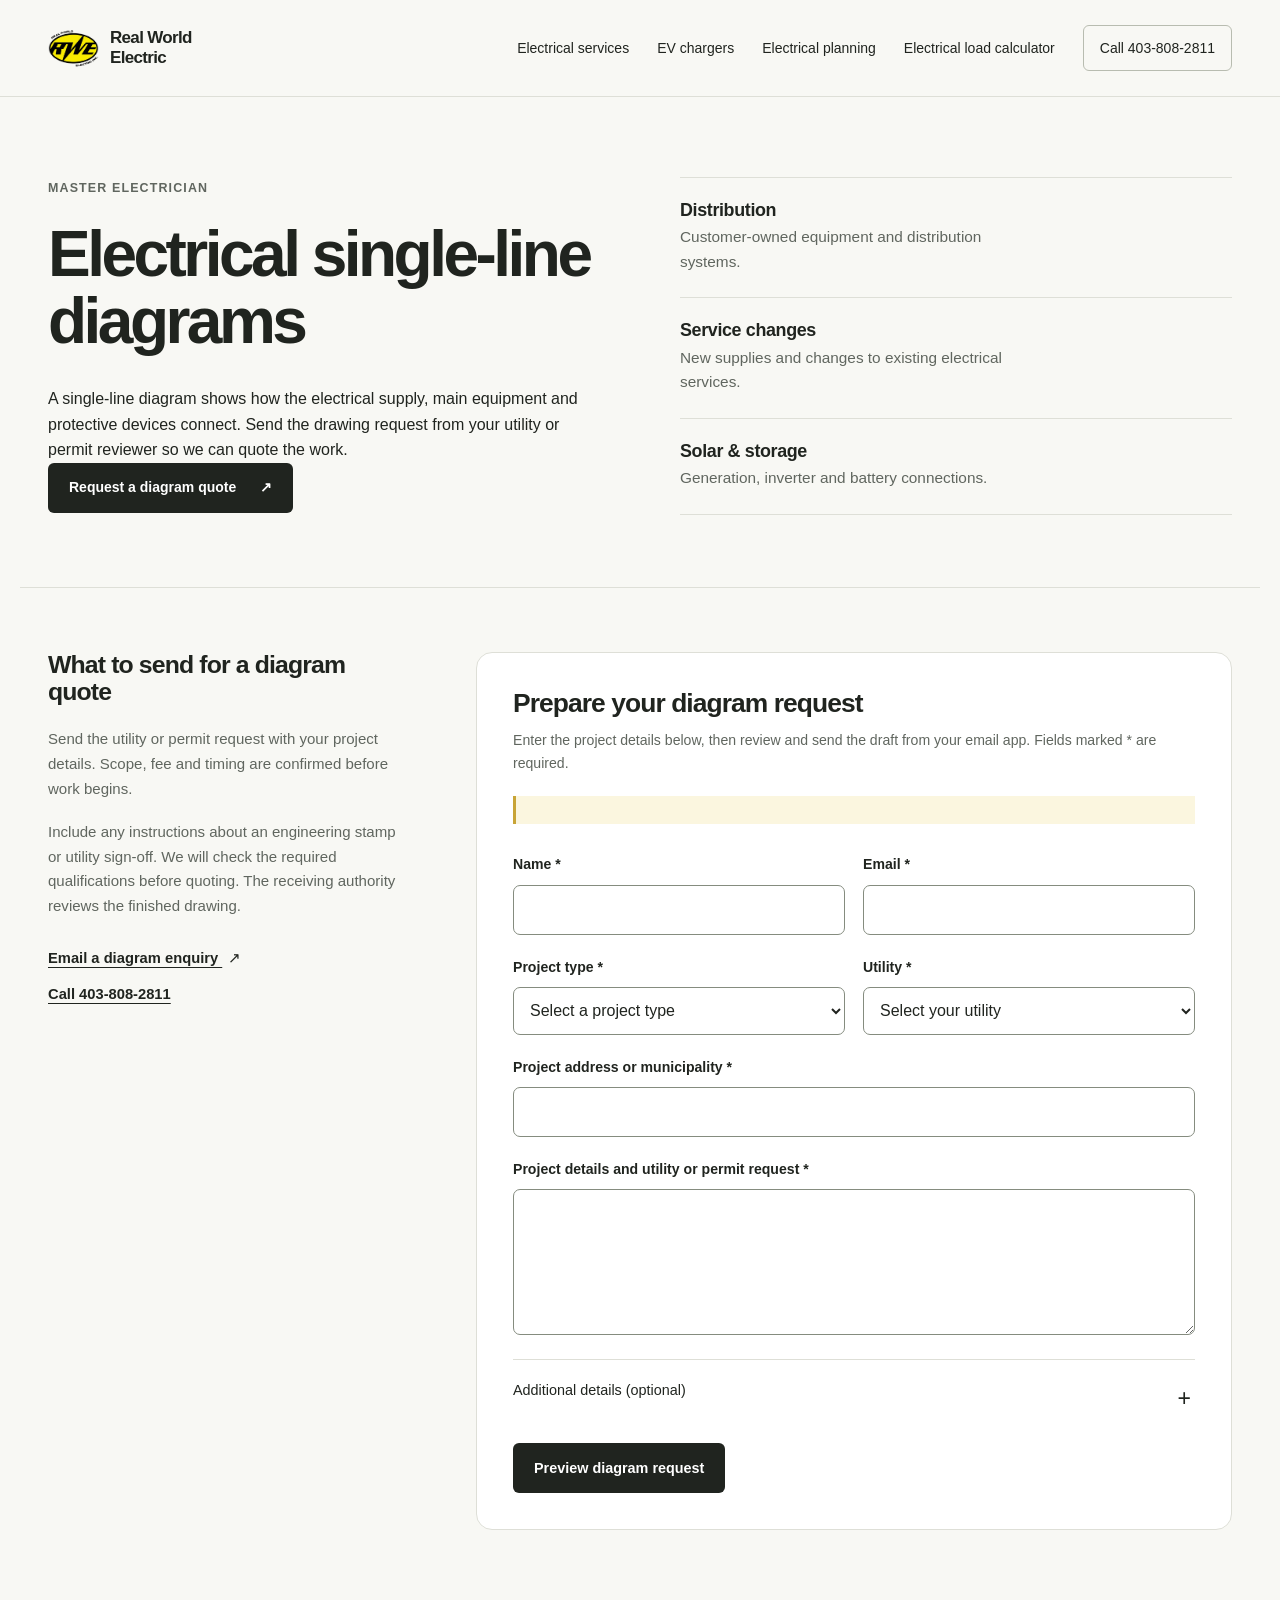
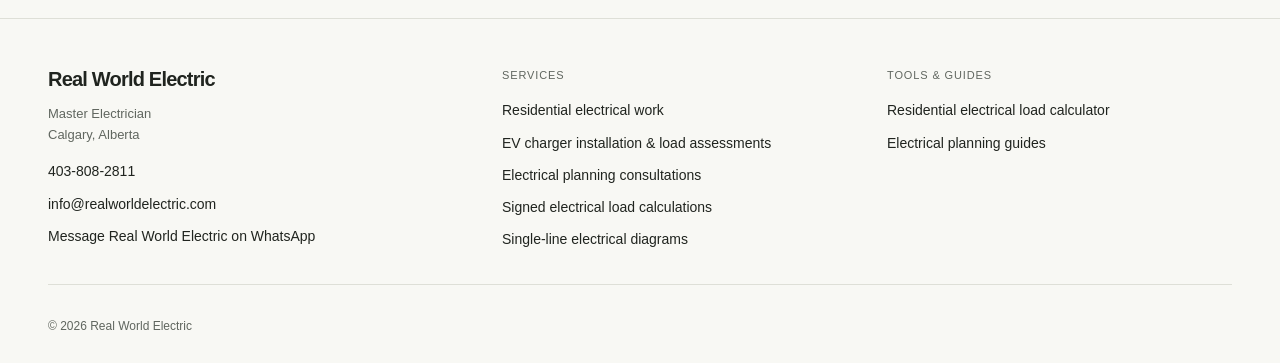
<file: single-line-diagrams/index.html>
<!doctype html>
<html lang="en-CA">
<head>
  <meta charset="utf-8">
  <meta name="viewport" content="width=device-width, initial-scale=1">
  <title>Electrical Single-Line Diagrams in Calgary | Real World Electric</title>
  <meta name="description" content="Request an electrical single-line diagram for a service change, customer-owned distribution, solar or battery project. Send the utility’s drawing requirements for a quote.">
  <link rel="canonical" href="https://realworldelectric.com/single-line-diagrams/">
  <meta name="robots" content="index, follow">
  <meta name="theme-color" content="#f8f8f4">
  <meta property="og:site_name" content="Real World Electric">
  <meta property="og:title" content="Electrical Single-Line Diagrams in Calgary | Real World Electric">
  <meta property="og:description" content="Request an electrical single-line diagram for a service change, customer-owned distribution, solar or battery project. Send the utility’s drawing requirements for a quote.">
  <meta property="og:type" content="website">
  <meta property="og:url" content="https://realworldelectric.com/single-line-diagrams/">
  <meta property="og:image" content="https://realworldelectric.com/assets/og-image.png?v=20261117">
  <meta property="og:locale" content="en_CA">
  <meta name="twitter:card" content="summary_large_image">
  <meta name="twitter:title" content="Electrical Single-Line Diagrams in Calgary | Real World Electric">
  <meta name="twitter:description" content="Request an electrical single-line diagram for a service change, customer-owned distribution, solar or battery project. Send the utility’s drawing requirements for a quote.">
  <meta name="twitter:image" content="https://realworldelectric.com/assets/og-image.png?v=20261117">
  <link rel="icon" href="/assets/favicon.svg" type="image/svg+xml">
  <link rel="stylesheet" href="/assets/site.css">
  <link rel="stylesheet" href="/assets/sld-request.css">
  <script type="application/ld+json">{
  "@context": "https://schema.org",
  "@graph": [
    {
      "@type": "WebPage",
      "@id": "https://realworldelectric.com/single-line-diagrams/",
      "url": "https://realworldelectric.com/single-line-diagrams/",
      "name": "Electrical Single-Line Diagrams in Calgary | Real World Electric",
      "description": "Request an electrical single-line diagram for a service change, customer-owned distribution, solar or battery project. Send the utility’s drawing requirements for a quote.",
      "inLanguage": "en-CA"
    },
    {
      "@type": "Service",
      "name": "Single-line diagram preparation",
      "serviceType": "Electrical single-line diagram preparation",
      "url": "https://realworldelectric.com/single-line-diagrams/",
      "provider": {
        "@type": "Electrician",
        "name": "Real World Electric",
        "url": "https://realworldelectric.com/",
        "telephone": "+1-403-808-2811",
        "email": "info@realworldelectric.com"
      }
    },
    {
      "@type": "BreadcrumbList",
      "itemListElement": [
        {
          "@type": "ListItem",
          "position": 1,
          "name": "Home",
          "item": "https://realworldelectric.com/"
        },
        {
          "@type": "ListItem",
          "position": 2,
          "name": "Single-line diagrams",
          "item": "https://realworldelectric.com/single-line-diagrams/"
        }
      ]
    }
  ]
}</script>
  <script defer src="/assets/sld-request.js">
</script>

  <script defer src="/assets/site.js">
</script>
</head>
<body>
  <a class="skip-link" href="#main-content">Skip to content</a>
  <header class="site-header">
<div class="header-inner">
<a class="brand" href="/" aria-label="Real World Electric home">
<img src="/assets/rwe-logo.png" alt="" width="51" height="43">
<span>Real World<br>Electric</span>
</a>
<a class="header-mobile-call" href="tel:+14038082811" aria-label="Call Real World Electric at 403-808-2811">Call us</a>
<button class="menu-btn" type="button" aria-label="Toggle menu" aria-controls="site-navigation" aria-expanded="false" hidden>Menu <svg aria-hidden="true" width="18" height="18" viewBox="0 0 24 24" fill="none" stroke="currentColor" stroke-width="1.7">
<path d="M4 8h16M4 16h16"/>
</svg>
</button>
<nav class="nav-links" id="site-navigation" aria-label="Primary navigation">
<a href="/#services">Electrical services</a>
<a href="/ev-charger-load-calculation-calgary/">EV chargers</a>
<a href="/homeowner-consultations/">Electrical planning</a>
<a href="https://loadcalculation.realworldelectric.com/">Electrical load calculator</a>
<a class="nav-cta" href="tel:+14038082811">Call 403-808-2811</a>
</nav>
</div>
</header>
  <main tabindex="-1" id="main-content" class="sld-page">
    <section class="wrap sld-intro" aria-labelledby="sld-title">
      <div class="sld-heading">
        <p class="service-credential">Master Electrician</p>
        <h1 id="sld-title">Electrical single-line <br>diagrams</h1>
        <p>A single-line diagram shows how the electrical supply, main equipment and protective devices connect. Send the drawing request from your utility or permit reviewer so we can quote the work.</p>
        <a class="button primary" href="#request">Request a diagram quote <span aria-hidden="true">&#8599;</span>
</a>
      </div>
      <div class="sld-projects" aria-label="Projects">
        <div>
<h2>Distribution</h2>
<p>Customer-owned equipment and distribution systems.</p>
</div>
        <div>
<h2>Service changes</h2>
<p>New supplies and changes to existing electrical services.</p>
</div>
        <div>
<h2>Solar &amp; storage</h2>
<p>Generation, inverter and battery connections.</p>
</div>
      </div>
    </section>
    <section class="wrap sld-request-layout" aria-labelledby="request-step-title">
      <div class="sld-scope">
        <h2>What to send for a diagram quote</h2>
        <p>Send the utility or permit request with your project details. Scope, fee and timing are confirmed before work begins.</p>
        <p>Include any instructions about an engineering stamp or utility sign-off. We will check the required qualifications before quoting. The receiving authority reviews the finished drawing.</p>
        <div class="sld-direct-contact">
          <a href="mailto:info@realworldelectric.com?subject=Single-line%20diagram%20request">Email a diagram enquiry <span aria-hidden="true">&#8599;</span>
</a>
          <a href="tel:+14038082811">Call 403-808-2811</a>
        </div>
      </div>
      <div id="request" class="request-panel">
        <h2 id="request-step-title" tabindex="-1">Prepare your diagram request</h2>
        <p id="request-instructions">Enter the project details below, then review and send the draft from your email app. Fields marked * are required.</p>
        <noscript>
<p>Email <a href="mailto:info@realworldelectric.com?subject=Single-line%20diagram%20request">Real World Electric</a> with your name, project address, utility, project details and the drawing request you received. Attach available plans.</p>
</noscript>
        <p class="form-status" id="request-status" role="status" aria-live="polite" aria-atomic="true">
</p>
      <form class="request-form" id="sld-request-form" novalidate hidden>
        <div class="request-fields">
          <label for="request-name">Name *<input id="request-name" name="name" autocomplete="name" maxlength="100" required>
</label>
          <label for="request-email">Email *<input id="request-email" name="email" type="email" autocomplete="email" maxlength="254" required>
</label>
          <label for="project-type">Project type *<select id="project-type" name="projectType" required>
            <option value="">Select a project type</option>
<option value="Customer-owned distribution / subdivision">Distribution / subdivision</option>
<option>New or changed service</option>
<option>Solar / battery</option>
<option>Other / not sure</option>
          </select>
</label>
          <label for="project-utility">Utility *<select id="project-utility" name="utility" required>
            <option value="">Select your utility</option>
<option>ENMAX</option>
<option>EPCOR</option>
<option>FortisAlberta</option>
<option>ATCO</option>
<option>Other</option>
<option>Not sure</option>
          </select>
</label>
        </div>
        <label for="project-location">Project address or municipality *<input id="project-location" name="location" maxlength="180" required>
</label>
        <label for="project-description">Project details and utility or permit request *<textarea id="project-description" name="description" rows="5" maxlength="1800" required>
</textarea>
</label>
        <fieldset id="distribution-details" hidden>
          <legend>Distribution</legend>
          <div class="request-fields">
            <label for="distribution-scope">System ownership<select id="distribution-scope" name="distributionScope">
<option>Unsure about ownership</option>
<option>Customer-owned equipment and distribution</option>
<option>Utility-owned subdivision network</option>
</select>
</label>
            <label for="project-lots">Lots, buildings or meters (if known)<input id="project-lots" name="lots" maxlength="180">
</label>
          </div>
        </fieldset>
        <fieldset id="solar-details" hidden>
          <legend>Solar or storage</legend>
          <label for="generation-details">Equipment and capacity in kW (if known)<textarea id="generation-details" name="generation" rows="3" maxlength="600">
</textarea>
</label>
        </fieldset>
        <details>
          <summary>Additional details (optional)</summary>
          <div class="optional-fields">
            <div class="request-fields">
              <label for="request-phone">Phone<input id="request-phone" name="phone" type="tel" autocomplete="tel" maxlength="40">
</label>
              <label for="drawing-requested-by">Who requested the drawing?<input id="drawing-requested-by" name="requestedBy" maxlength="160">
</label>
            </div>
            <label for="electrical-details">Voltage, phase and service amps<input id="electrical-details" name="electricalDetails" maxlength="160">
</label>
            <label for="utility-reference">Utility or permit reference<input id="utility-reference" name="utilityReference" maxlength="160">
</label>
            <label for="existing-documents">Available drawings, site plan or load calculation<input id="existing-documents" name="documents" maxlength="240">
</label>
            <label for="desired-date">Requested completion date<input id="desired-date" name="desiredDate" maxlength="80">
</label>
          </div>
        </details>
        <div class="request-actions">
<button class="button primary" type="submit">Preview diagram request</button>
</div>
      </form>
      <div class="request-draft" id="request-draft" hidden>
        <label for="draft-text">Email draft</label>
        <textarea class="draft-text" id="draft-text" rows="12" readonly>
</textarea>
        <div class="request-actions">
          <!-- Lucide mail/copy icons; notices: /assets/licenses/lucide.txt -->
          <a class="button primary" id="open-email-draft">
<svg aria-hidden="true" focusable="false" xmlns="http://www.w3.org/2000/svg" width="18" height="18" viewBox="0 0 24 24" fill="none" stroke="currentColor" stroke-width="2" stroke-linecap="round" stroke-linejoin="round" > <path d="m22 7-8.991 5.727a2 2 0 0 1-2.009 0L2 7" /> <rect x="2" y="4" width="20" height="16" rx="2" /> </svg>Open in your email app</a>
          <button class="button white" type="button" id="copy-request">
<svg aria-hidden="true" focusable="false" xmlns="http://www.w3.org/2000/svg" width="18" height="18" viewBox="0 0 24 24" fill="none" stroke="currentColor" stroke-width="2" stroke-linecap="round" stroke-linejoin="round" > <rect width="14" height="14" x="8" y="8" rx="2" ry="2" /> <path d="M4 16c-1.1 0-2-.9-2-2V4c0-1.1.9-2 2-2h10c1.1 0 2 .9 2 2" /> </svg>Copy diagram request</button>
          <button class="button white" type="button" id="edit-request">Edit project details</button>
        </div>
        <p class="request-note">Attach plans and the utility request in your email app. If it does not open, copy the draft and email <a href="mailto:info@realworldelectric.com">Real World Electric</a>.</p>
      </div>
      </div>
    </section>
  </main>
  <footer>
    <div class="wrap">
      <div class="footer-grid">
        <div>
          <p class="footer-brand">Real World Electric</p>
          <p class="footer-location">Master Electrician<br>Calgary, Alberta</p>
          <div class="footer-col footer-contact">
            <a href="tel:+14038082811">403-808-2811</a>
            <a href="mailto:info@realworldelectric.com">info@realworldelectric.com</a>
            <a href="https://wa.me/14038082811">Message Real World Electric on WhatsApp</a>
          </div>
        </div>
        <nav class="footer-col" aria-label="Electrical services">
          <p class="footer-label">Services</p>
          <a href="/calgary-residential-electrical-services/">Residential electrical work</a>
          <a href="/ev-charger-load-calculation-calgary/">EV charger installation &amp; load assessments</a>
          <a href="/homeowner-consultations/">Electrical planning consultations</a>
          <a href="/load-calculation-sign-off/">Signed electrical load calculations</a>
          <a href="/single-line-diagrams/" aria-current="page">Single-line electrical diagrams</a>
        </nav>
        <nav class="footer-col" aria-label="Tools and guides">
          <p class="footer-label">Tools &amp; guides</p>
          <a href="https://loadcalculation.realworldelectric.com/">Residential electrical load calculator</a>
          <a href="/guides/">Electrical planning guides</a>
        </nav>
      </div>
      <div class="footer-note">&copy; 2026 Real World Electric</div>
    </div>
  </footer>
</body>
</html>
</file>
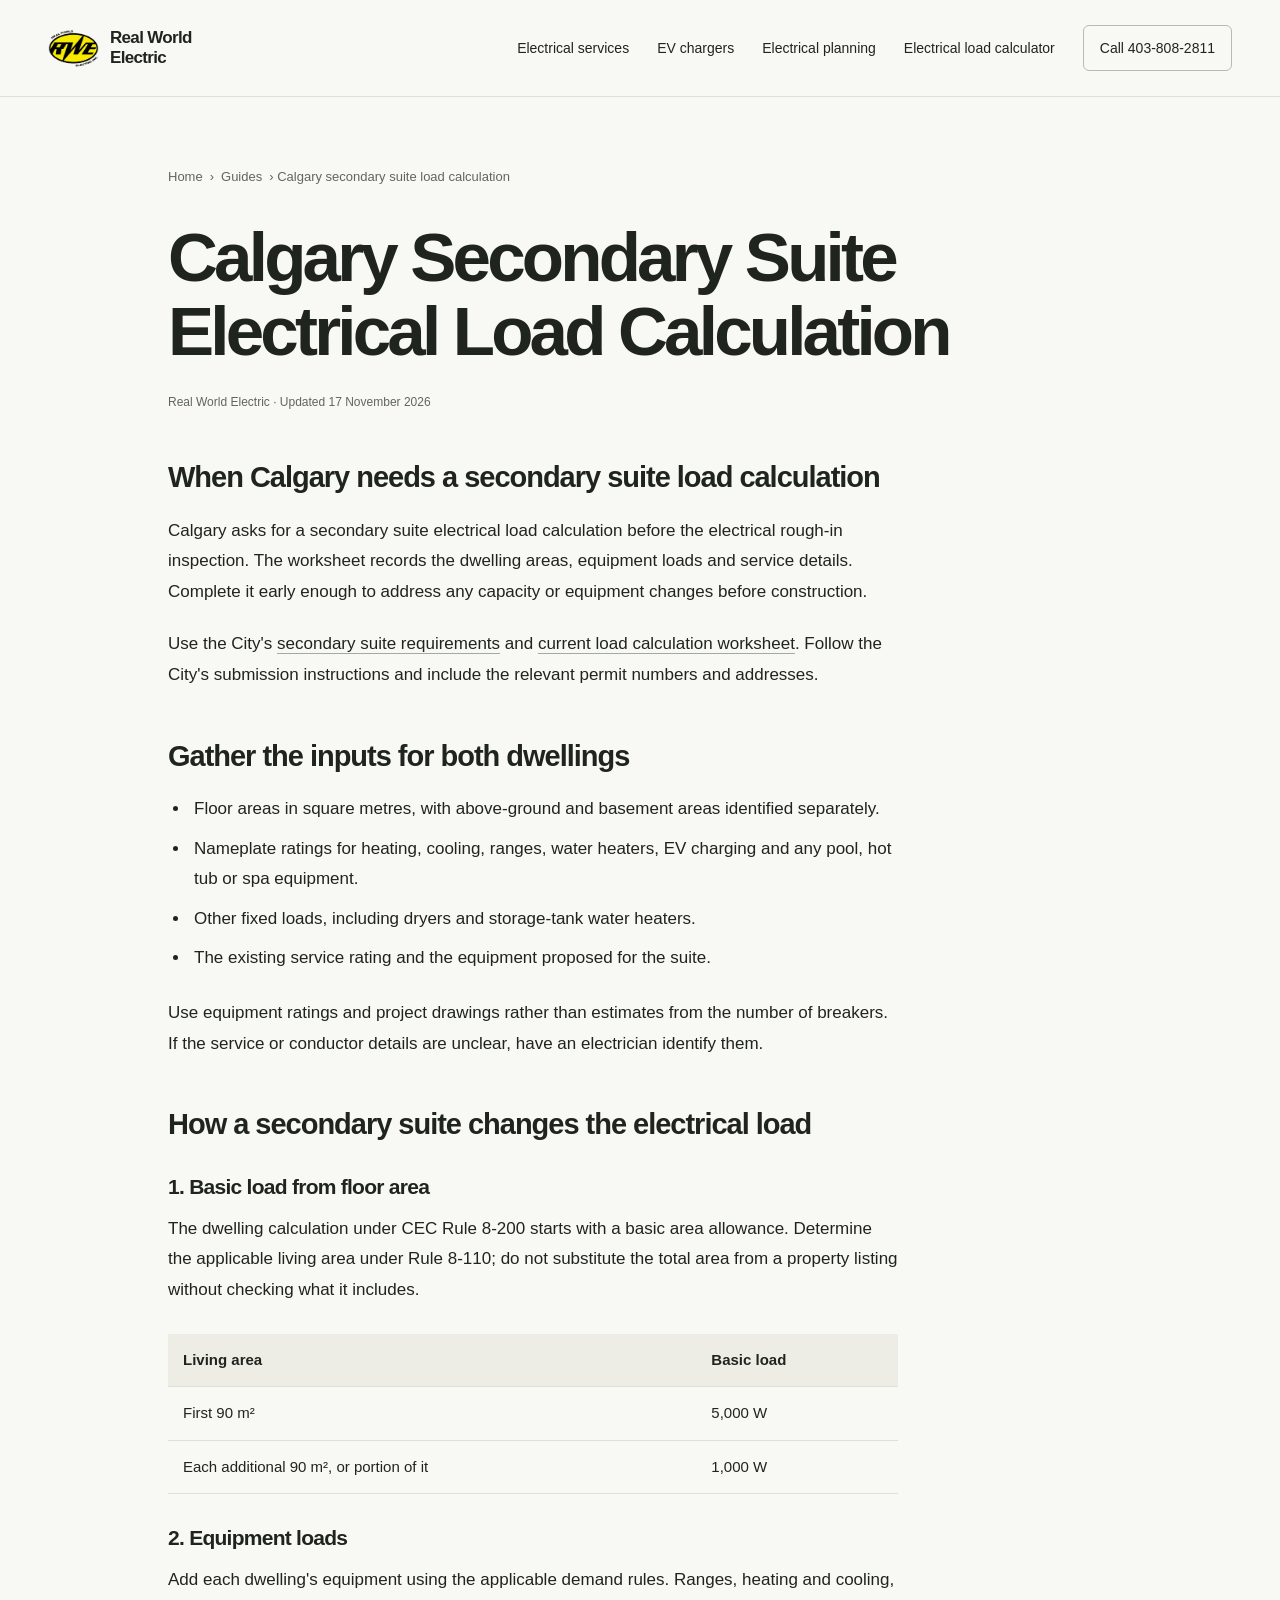
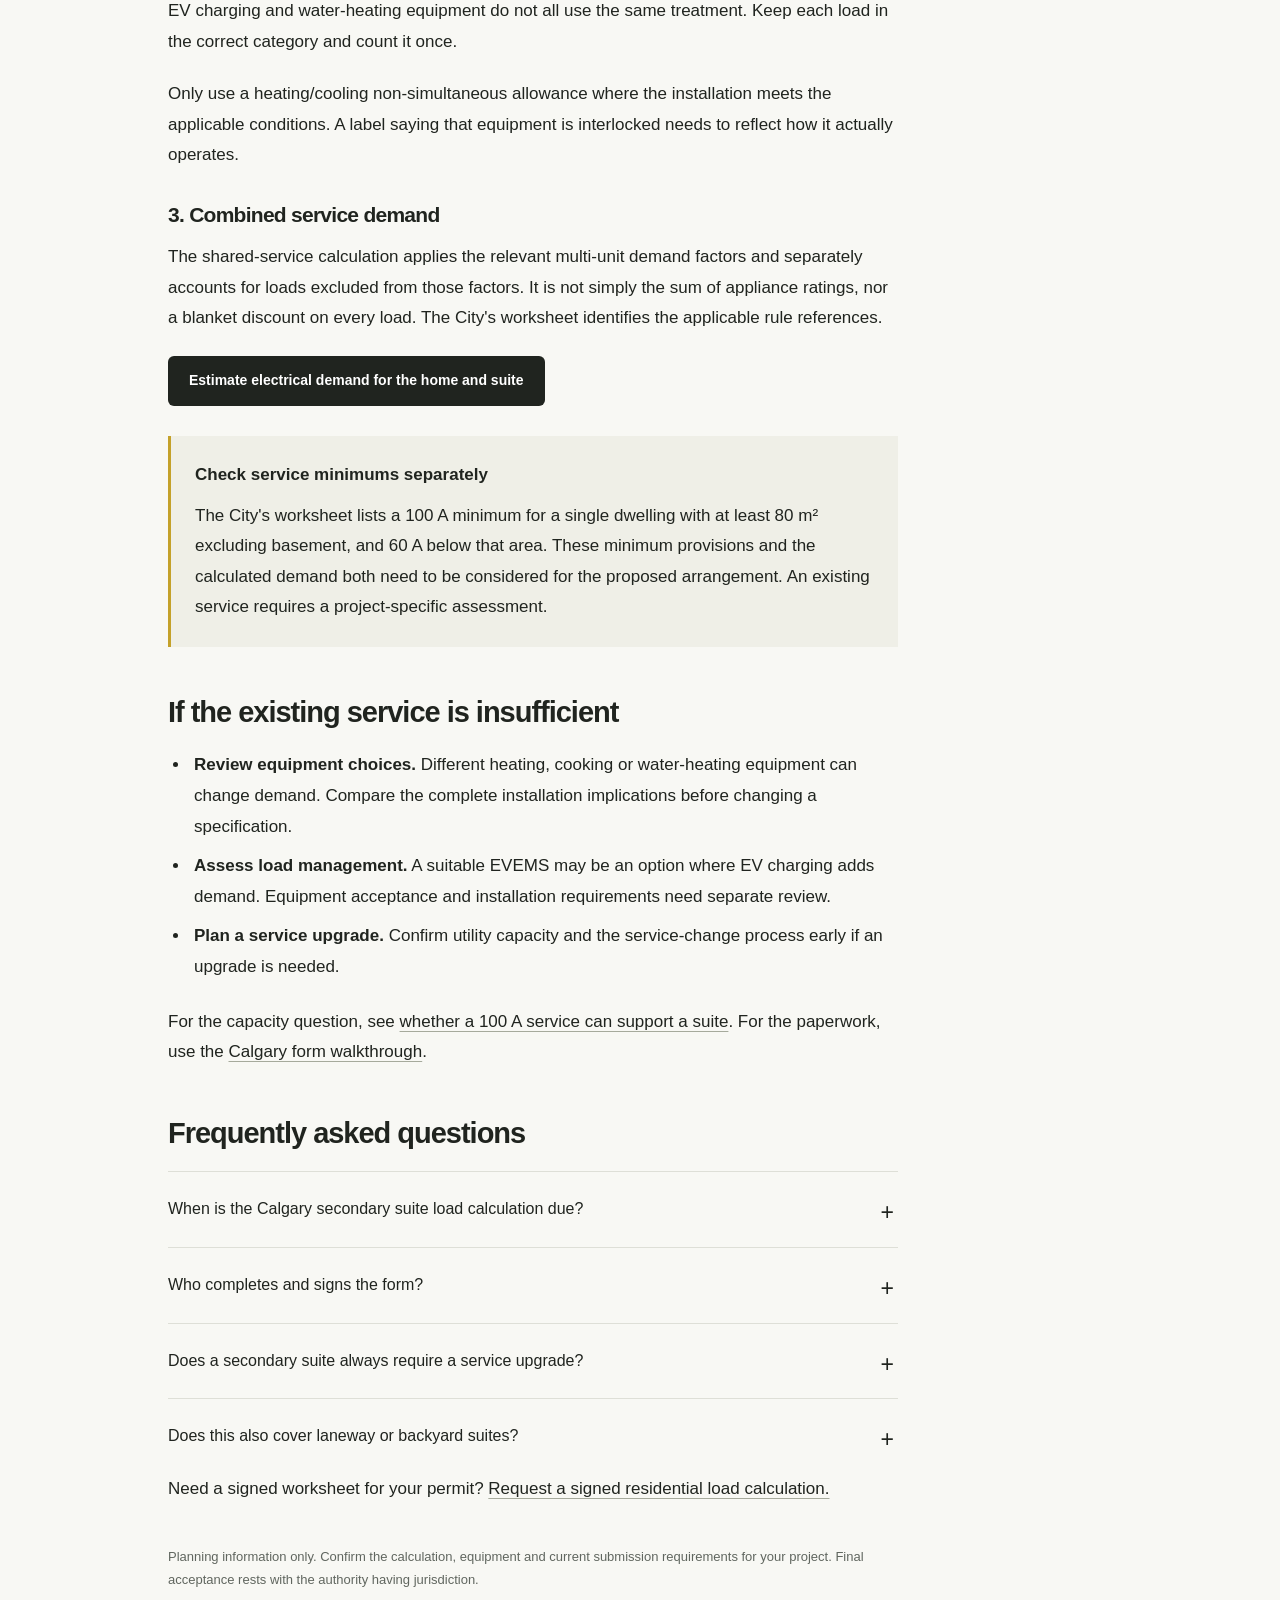
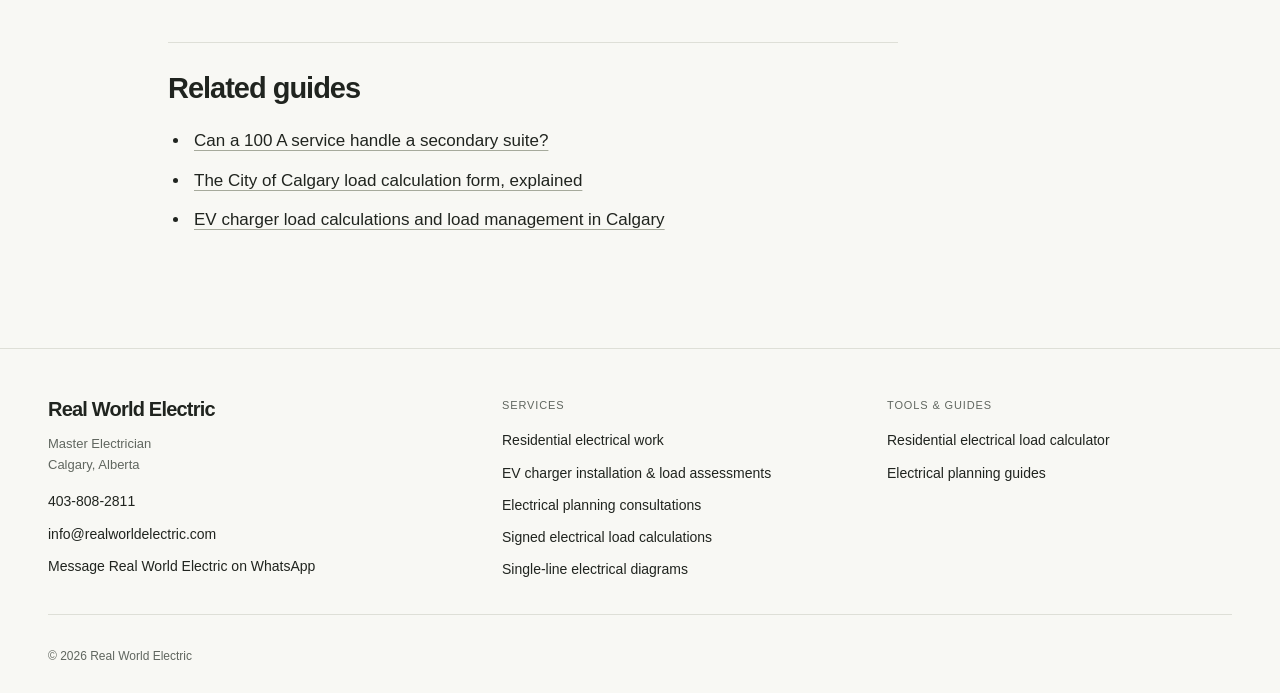
<file: guides/calgary-secondary-suite-load-calculation/index.html>
<!doctype html>
<html lang="en-CA">
<head>
  <meta charset="utf-8">
  <meta name="viewport" content="width=device-width, initial-scale=1">
  <title>Calgary Secondary Suite Electrical Load Calculation</title>
  <meta name="description" content="What to gather for a Calgary secondary suite load calculation, how demand is assessed, and when to submit the City worksheet.">
  <link rel="canonical" href="https://realworldelectric.com/guides/calgary-secondary-suite-load-calculation/">
  <meta name="robots" content="index, follow">
  <meta name="theme-color" content="#f8f8f4">

  <meta property="og:site_name" content="Real World Electric. Smart Planning Tools">
  <meta property="og:title" content="Calgary Secondary Suite Electrical Load Calculation">
  <meta property="og:description" content="What to gather for a Calgary secondary suite load calculation, how demand is assessed, and when to submit the City worksheet.">
  <meta property="og:type" content="article">
  <meta property="og:url" content="https://realworldelectric.com/guides/calgary-secondary-suite-load-calculation/">
  <meta property="og:image" content="https://realworldelectric.com/assets/og-image.png?v=20261117">
  <meta property="og:image:width" content="1200">
  <meta property="og:image:height" content="630">
  <meta property="og:locale" content="en_CA">
  <meta name="twitter:card" content="summary_large_image">
  <meta name="twitter:title" content="Calgary Secondary Suite Electrical Load Calculation">
  <meta name="twitter:description" content="What to gather for a Calgary secondary suite load calculation, how demand is assessed, and when to submit the City worksheet.">
  <meta name="twitter:image" content="https://realworldelectric.com/assets/og-image.png?v=20261117">

  <link rel="icon" href="/assets/favicon.svg" type="image/svg+xml">
  <link rel="apple-touch-icon" href="/assets/rwe-logo.png">
  <link rel="stylesheet" href="/assets/site.css">

  <script type="application/ld+json">
  {
    "@context": "https://schema.org",
    "@graph": [
      {
        "@type": "BreadcrumbList",
        "itemListElement": [
          {
            "@type": "ListItem",
            "position": 1,
            "name": "Home",
            "item": "https://realworldelectric.com/"
          },
          {
            "@type": "ListItem",
            "position": 2,
            "name": "Guides",
            "item": "https://realworldelectric.com/guides/"
          },
          {
            "@type": "ListItem",
            "position": 3,
            "name": "Calgary secondary suite load calculation",
            "item": "https://realworldelectric.com/guides/calgary-secondary-suite-load-calculation/"
          }
        ]
      },
      {
        "@type": "Article",
        "headline": "Calgary Secondary Suite Electrical Load Calculation",
        "description": "What to gather for a Calgary secondary suite load calculation, how demand is assessed, and when to submit the City worksheet.",
        "inLanguage": "en-CA",
        "datePublished": "2026-08-12",
        "dateModified": "2026-11-17",
        "mainEntityOfPage": "https://realworldelectric.com/guides/calgary-secondary-suite-load-calculation/",
        "image": "https://realworldelectric.com/assets/og-image.png",
        "author": {
          "@type": "Organization",
          "name": "Real World Electric",
          "url": "https://realworldelectric.com/"
        },
        "publisher": {
          "@type": "Organization",
          "name": "Real World Electric",
          "logo": {
            "@type": "ImageObject",
            "url": "https://realworldelectric.com/assets/rwe-logo.png"
          }
        }
      },
      {
        "@type": "FAQPage",
        "mainEntity": [
          {
            "@type": "Question",
            "name": "When is the Calgary secondary suite load calculation due?",
            "acceptedAnswer": {
              "@type": "Answer",
              "text": "Calgary asks for it before the electrical rough-in inspection. Prepare it during planning so any required changes can be addressed before construction."
            }
          },
          {
            "@type": "Question",
            "name": "Who completes and signs the form?",
            "acceptedAnswer": {
              "@type": "Answer",
              "text": "Calgary’s homeowner permit rules require a qualified electrician to complete load calculations. The secondary suite worksheet asks for the electrical master’s name, licence number and signature. The permit applicant submits the completed worksheet."
            }
          },
          {
            "@type": "Question",
            "name": "Does a secondary suite always require a service upgrade?",
            "acceptedAnswer": {
              "@type": "Answer",
              "text": "No. The answer depends on the calculated demand, the existing service and the proposed equipment. The number of dwelling units alone does not decide it."
            }
          },
          {
            "@type": "Question",
            "name": "Does this also cover laneway or backyard suites?",
            "acceptedAnswer": {
              "@type": "Answer",
              "text": "The City worksheet includes laneway/backyard suite fields. Confirm the supply arrangement and the applicable requirements for a detached dwelling before using the calculation."
            }
          }
        ]
      }
    ]
  }
  </script>

  <script defer src="/assets/site.js">
</script>
<!-- Google tag (gtag.js) -->
<script async src="https://www.googletagmanager.com/gtag/js?id=G-K3BF6QGHLL"></script>
<script>window.dataLayer=window.dataLayer||[];function gtag(){dataLayer.push(arguments);}gtag('js',new Date());gtag('config','G-K3BF6QGHLL');</script>
</head>
<body>
  <a class="skip-link" href="#main-content">Skip to content</a>
  <header class="site-header">
<div class="header-inner">
<a class="brand" href="/" aria-label="Real World Electric home">
<img src="/assets/rwe-logo.png" alt="" width="51" height="43">
<span>Real World<br>Electric</span>
</a>
<a class="header-mobile-call" href="tel:+14038082811" aria-label="Call Real World Electric at 403-808-2811">Call us</a>
<button class="menu-btn" type="button" aria-label="Toggle menu" aria-controls="site-navigation" aria-expanded="false" hidden>Menu <svg aria-hidden="true" width="18" height="18" viewBox="0 0 24 24" fill="none" stroke="currentColor" stroke-width="1.7">
<path d="M4 8h16M4 16h16"/>
</svg>
</button>
<nav class="nav-links" id="site-navigation" aria-label="Primary navigation">
<a href="/#services">Electrical services</a>
<a href="/ev-charger-load-calculation-calgary/">EV chargers</a>
<a href="/homeowner-consultations/">Electrical planning</a>
<a href="https://loadcalculation.realworldelectric.com/">Electrical load calculator</a>
<a class="nav-cta" href="tel:+14038082811">Call 403-808-2811</a>
</nav>
</div>
</header>

  <main tabindex="-1" id="main-content">
    <div class="article-hero">
      <div class="wrap">
        <p class="crumbs">
<a href="/">Home</a> › <a href="/guides/">Guides</a> › Calgary secondary suite load calculation</p>
        <h1>Calgary Secondary Suite Electrical Load Calculation</h1>
        <p class="updated">Real World Electric &middot; Updated 17 November 2026</p>
      </div>
    </div>

    <div class="wrap article-layout">
      <article class="prose">
        <h2>When Calgary needs a secondary suite load calculation</h2>
        <p>Calgary asks for a secondary suite electrical load calculation before the electrical rough-in inspection. The worksheet records the dwelling areas, equipment loads and service details. Complete it early enough to address any capacity or equipment changes before construction.</p>
        <p>Use the City's <a href="https://www.calgary.ca/development/home-building/new-secondary-suite.html">secondary suite requirements</a> and <a href="https://www.calgary.ca/content/dam/www/pda/pd/documents/building/secondary-suite-load-calculation.pdf">current load calculation worksheet</a>. Follow the City's submission instructions and include the relevant permit numbers and addresses.</p>
        <h2>Gather the inputs for both dwellings</h2>
        <ul><li>Floor areas in square metres, with above-ground and basement areas identified separately.</li><li>Nameplate ratings for heating, cooling, ranges, water heaters, EV charging and any pool, hot tub or spa equipment.</li><li>Other fixed loads, including dryers and storage-tank water heaters.</li><li>The existing service rating and the equipment proposed for the suite.</li></ul>
        <p>Use equipment ratings and project drawings rather than estimates from the number of breakers. If the service or conductor details are unclear, have an electrician identify them.</p>
        <h2>How a secondary suite changes the electrical load</h2>
        <h3>1. Basic load from floor area</h3>
        <p>The dwelling calculation under CEC Rule 8-200 starts with a basic area allowance. Determine the applicable living area under Rule 8-110; do not substitute the total area from a property listing without checking what it includes.</p>
        <table><thead><tr><th>Living area</th><th>Basic load</th></tr></thead><tbody><tr><td>First 90 m&sup2;</td><td>5,000 W</td></tr><tr><td>Each additional 90 m&sup2;, or portion of it</td><td>1,000 W</td></tr></tbody></table>
        <h3>2. Equipment loads</h3>
        <p>Add each dwelling's equipment using the applicable demand rules. Ranges, heating and cooling, EV charging and water-heating equipment do not all use the same treatment. Keep each load in the correct category and count it once.</p>
        <p>Only use a heating/cooling non-simultaneous allowance where the installation meets the applicable conditions. A label saying that equipment is interlocked needs to reflect how it actually operates.</p>
        <h3>3. Combined service demand</h3>
        <p>The shared-service calculation applies the relevant multi-unit demand factors and separately accounts for loads excluded from those factors. It is not simply the sum of appliance ratings, nor a blanket discount on every load. The City's worksheet identifies the applicable rule references.</p>
        <p><a class="button primary" href="https://loadcalculation.realworldelectric.com/">Estimate electrical demand for the home and suite</a></p>
        <div class="callout"><span class="callout-title">Check service minimums separately</span><p>The City's worksheet lists a 100 A minimum for a single dwelling with at least 80 m&sup2; excluding basement, and 60 A below that area. These minimum provisions and the calculated demand both need to be considered for the proposed arrangement. An existing service requires a project-specific assessment.</p></div>
        <h2>If the existing service is insufficient</h2>
        <ul><li><strong>Review equipment choices.</strong> Different heating, cooking or water-heating equipment can change demand. Compare the complete installation implications before changing a specification.</li><li><strong>Assess load management.</strong> A suitable EVEMS may be an option where EV charging adds demand. Equipment acceptance and installation requirements need separate review.</li><li><strong>Plan a service upgrade.</strong> Confirm utility capacity and the service-change process early if an upgrade is needed.</li></ul>
        <p>For the capacity question, see <a href="/guides/can-100-amp-service-handle-secondary-suite/">whether a 100 A service can support a suite</a>. For the paperwork, use the <a href="/guides/city-of-calgary-load-calculation-form/">Calgary form walkthrough</a>.</p>
        <h2>Frequently asked questions</h2>
        <details><summary>When is the Calgary secondary suite load calculation due?</summary><p>Calgary asks for it before the electrical rough-in inspection. Prepare it during planning so any required changes can be addressed before construction.</p></details>
        <details><summary>Who completes and signs the form?</summary><p>Calgary’s <a href="https://www.calgary.ca/development/home-building/trades-permits.html">homeowner permit rules</a> require a qualified electrician to complete load calculations. The secondary suite worksheet asks for the electrical master’s name, licence number and signature. The permit applicant submits the completed worksheet.</p></details>
        <details><summary>Does a secondary suite always require a service upgrade?</summary><p>No. The answer depends on the calculated demand, the existing service and the proposed equipment. The number of dwelling units alone does not decide it.</p></details>
        <details><summary>Does this also cover laneway or backyard suites?</summary><p>The City worksheet includes laneway/backyard suite fields. Confirm the supply arrangement and the applicable requirements for a detached dwelling before using the calculation.</p></details>

        <p>Need a signed worksheet for your permit? <a href="/load-calculation-sign-off/">Request a signed residential load calculation.</a></p>
        <p class="article-note">Planning information only. Confirm the calculation, equipment and current submission requirements for your project. Final acceptance rests with the authority having jurisdiction.</p>

        <nav class="related-guides" aria-label="Related guides">
          <h2>Related guides</h2>
          <ul>
            <li><a href="/guides/can-100-amp-service-handle-secondary-suite/">Can a 100 A service handle a secondary suite?</a></li>
            <li><a href="/guides/city-of-calgary-load-calculation-form/">The City of Calgary load calculation form, explained</a></li>
            <li><a href="/guides/ev-charger-load-calculation-calgary/">EV charger load calculations and load management in Calgary</a></li>
          </ul>
        </nav>
      </article>
    </div>
  </main>
  <footer>
    <div class="wrap">
      <div class="footer-grid">
        <div>
          <p class="footer-brand">Real World Electric</p>
          <p class="footer-location">Master Electrician<br>Calgary, Alberta</p>
          <div class="footer-col footer-contact">
            <a href="tel:+14038082811">403-808-2811</a>
            <a href="mailto:info@realworldelectric.com">info@realworldelectric.com</a>
            <a href="https://wa.me/14038082811">Message Real World Electric on WhatsApp</a>
          </div>
        </div>
        <nav class="footer-col" aria-label="Electrical services">
          <p class="footer-label">Services</p>
          <a href="/calgary-residential-electrical-services/">Residential electrical work</a>
          <a href="/ev-charger-load-calculation-calgary/">EV charger installation &amp; load assessments</a>
          <a href="/homeowner-consultations/">Electrical planning consultations</a>
          <a href="/load-calculation-sign-off/">Signed electrical load calculations</a>
          <a href="/single-line-diagrams/">Single-line electrical diagrams</a>
        </nav>
        <nav class="footer-col" aria-label="Tools and guides">
          <p class="footer-label">Tools &amp; guides</p>
          <a href="https://loadcalculation.realworldelectric.com/">Residential electrical load calculator</a>
          <a href="/guides/">Electrical planning guides</a>
        </nav>
      </div>
      <div class="footer-note">&copy; 2026 Real World Electric</div>
    </div>
  </footer>

</body>
<!-- rev 2026-10-13 -->
</html>
</file>
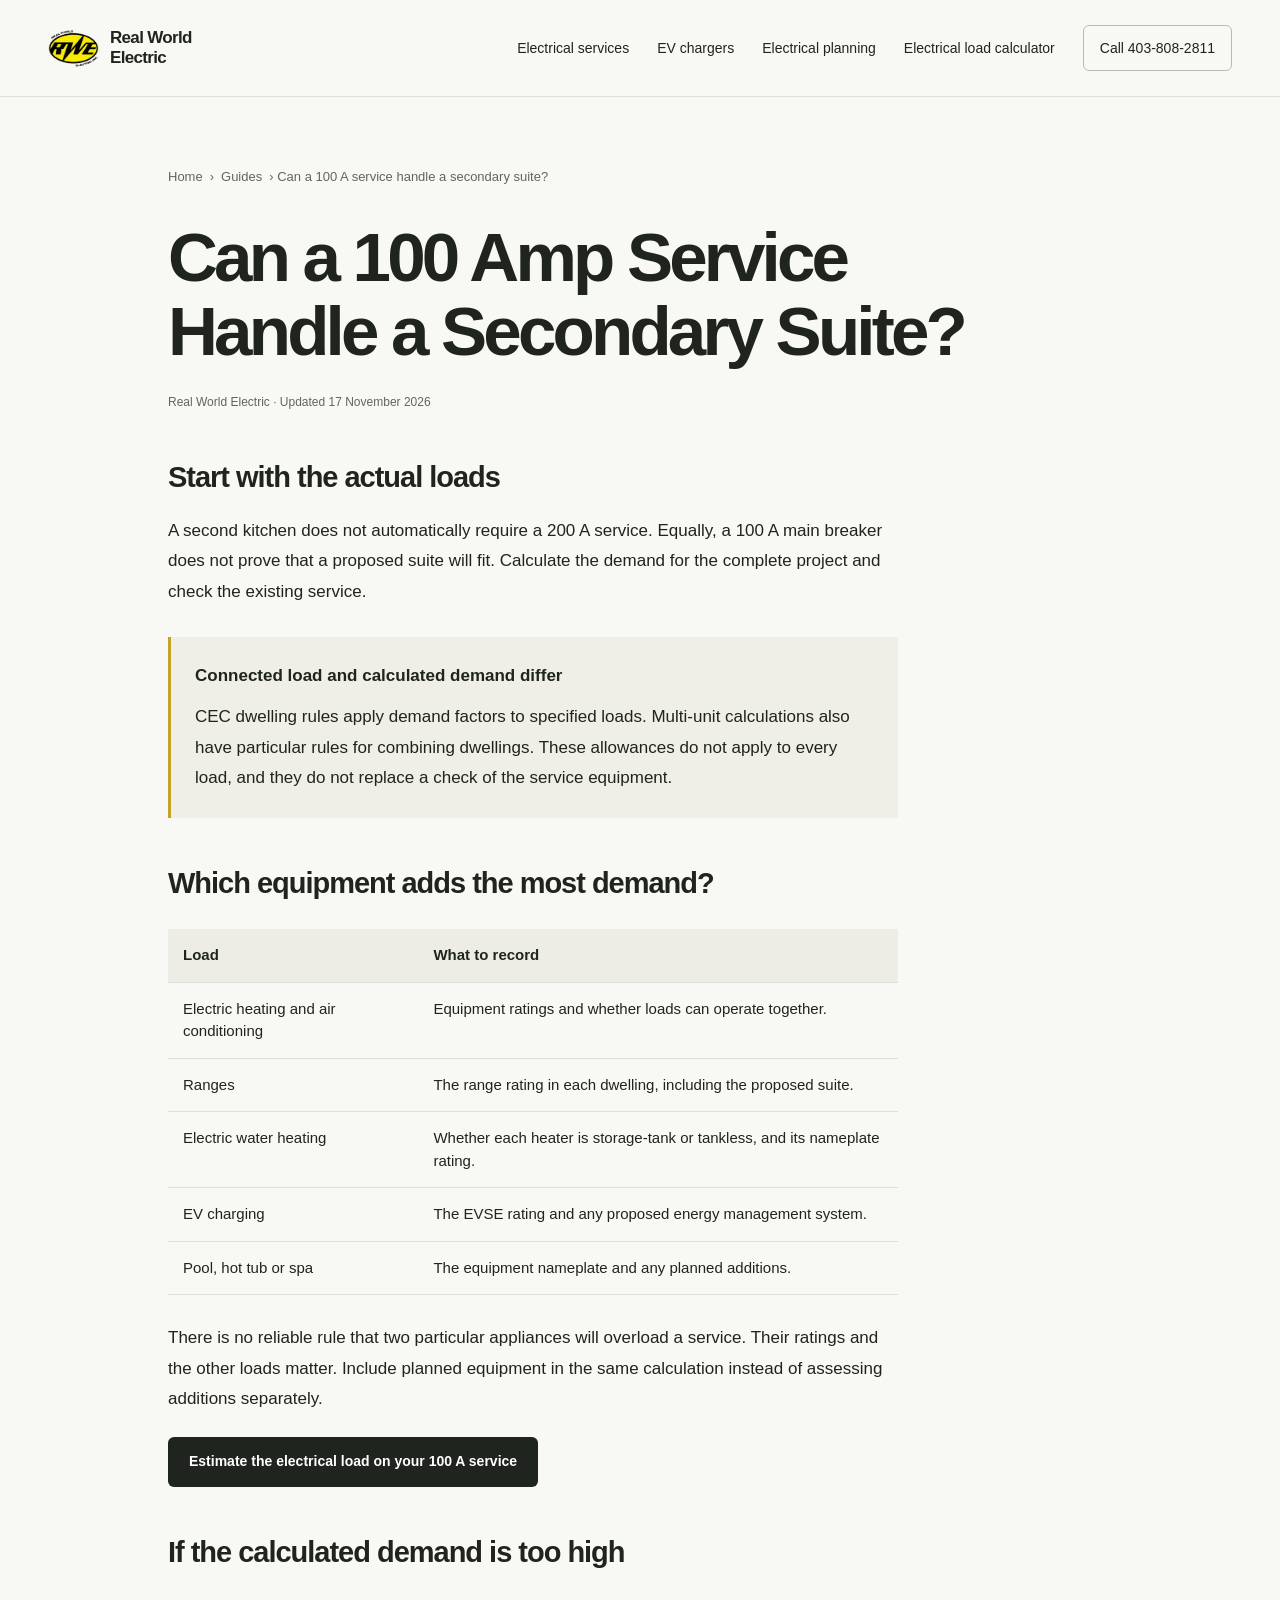
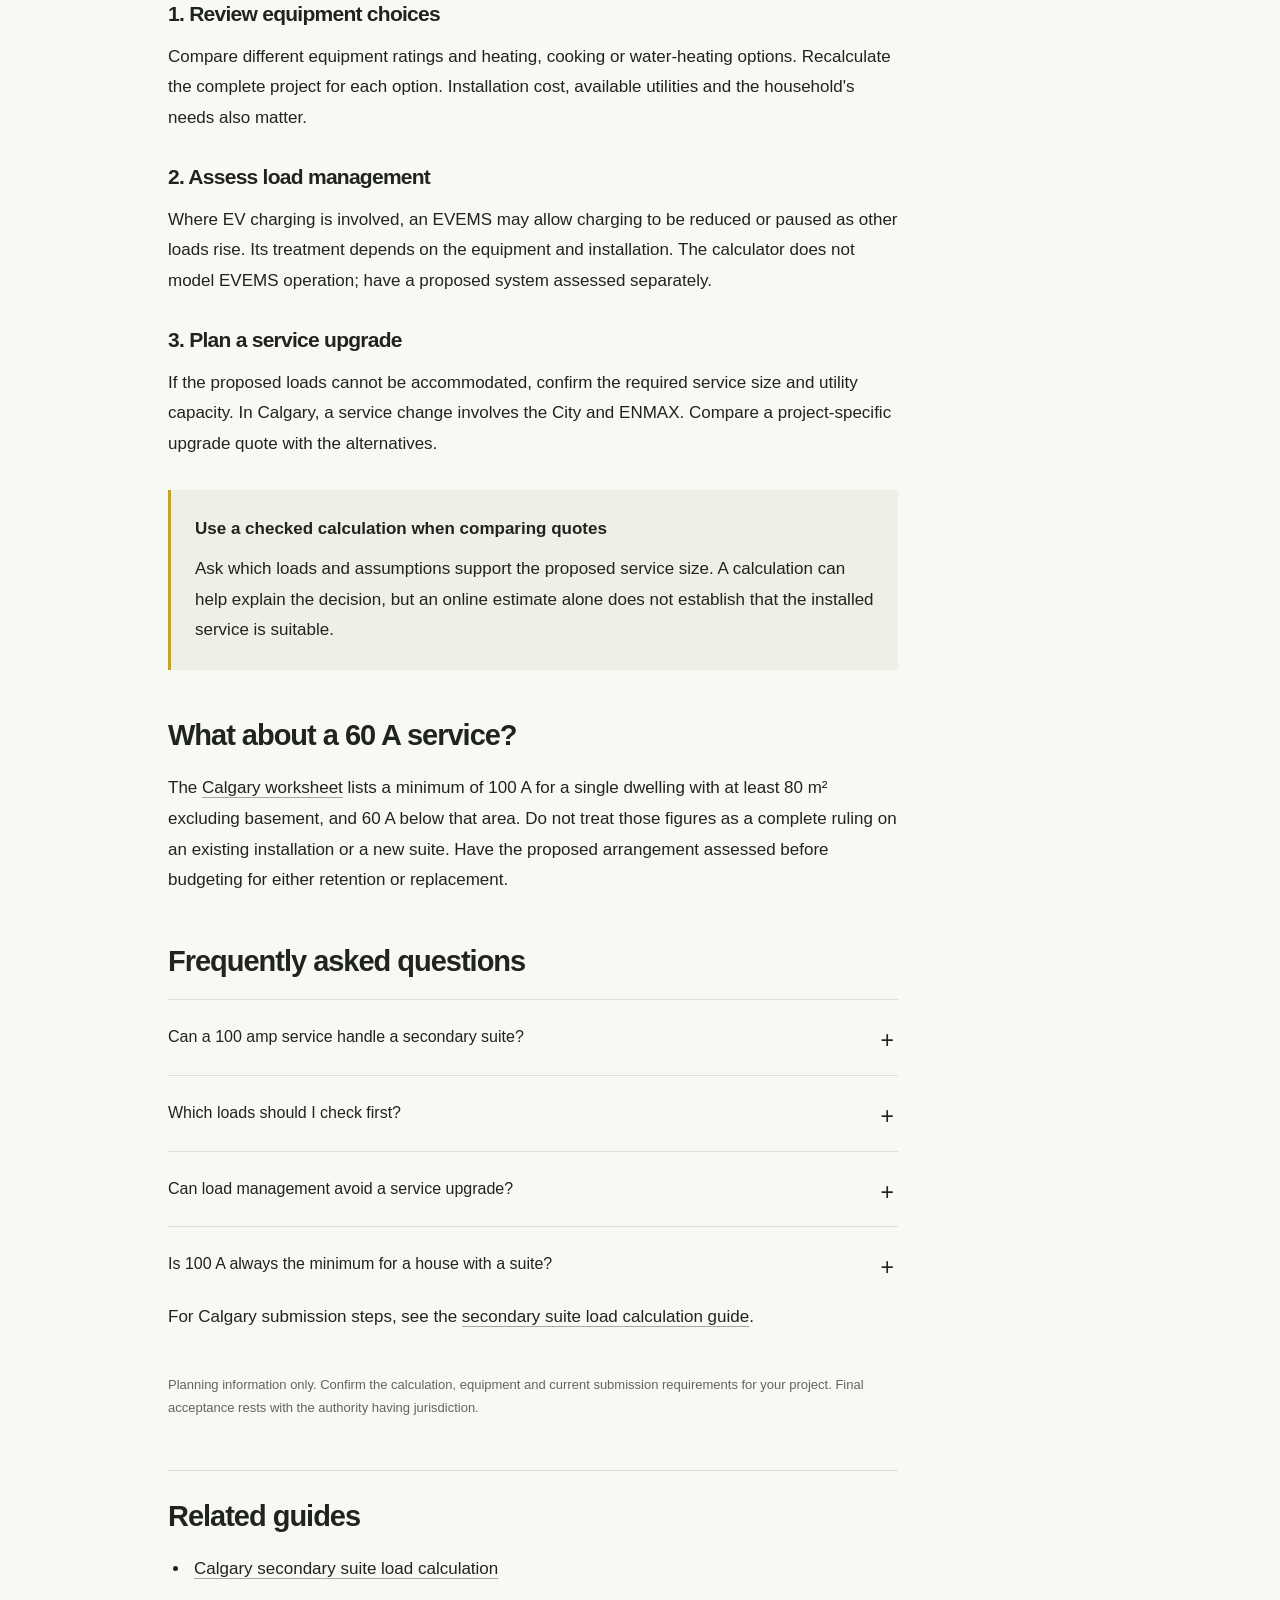
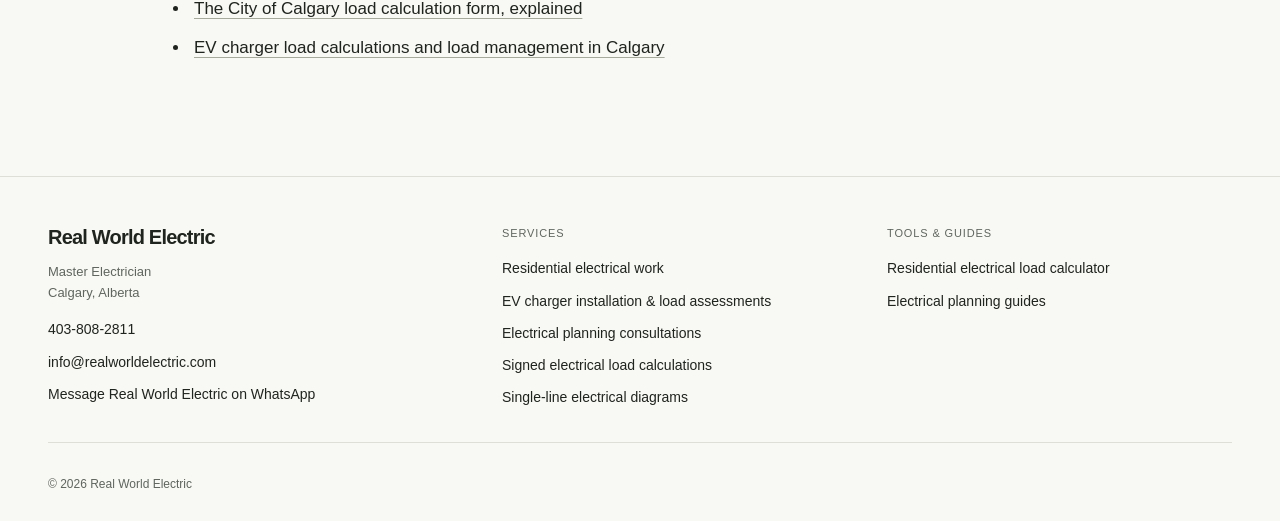
<file: guides/can-100-amp-service-handle-secondary-suite/index.html>
<!doctype html>
<html lang="en-CA">
<head>
  <meta charset="utf-8">
  <meta name="viewport" content="width=device-width, initial-scale=1">
  <title>Can a 100 Amp Service Handle a Secondary Suite?</title>
  <meta name="description" content="Check the loads, equipment and existing service before deciding whether a secondary suite needs more than 100 amps.">
  <link rel="canonical" href="https://realworldelectric.com/guides/can-100-amp-service-handle-secondary-suite/">
  <meta name="robots" content="index, follow">
  <meta name="theme-color" content="#f8f8f4">

  <meta property="og:site_name" content="Real World Electric. Smart Planning Tools">
  <meta property="og:title" content="Can a 100 Amp Service Handle a Secondary Suite?">
  <meta property="og:description" content="Check the loads, equipment and existing service before deciding whether a secondary suite needs more than 100 amps.">
  <meta property="og:type" content="article">
  <meta property="og:url" content="https://realworldelectric.com/guides/can-100-amp-service-handle-secondary-suite/">
  <meta property="og:image" content="https://realworldelectric.com/assets/og-image.png?v=20261117">
  <meta property="og:image:width" content="1200">
  <meta property="og:image:height" content="630">
  <meta property="og:locale" content="en_CA">
  <meta name="twitter:card" content="summary_large_image">
  <meta name="twitter:title" content="Can a 100 Amp Service Handle a Secondary Suite?">
  <meta name="twitter:description" content="Check the loads, equipment and existing service before deciding whether a secondary suite needs more than 100 amps.">
  <meta name="twitter:image" content="https://realworldelectric.com/assets/og-image.png?v=20261117">

  <link rel="icon" href="/assets/favicon.svg" type="image/svg+xml">
  <link rel="apple-touch-icon" href="/assets/rwe-logo.png">
  <link rel="stylesheet" href="/assets/site.css">

  <script type="application/ld+json">
  {
    "@context": "https://schema.org",
    "@graph": [
      {
        "@type": "BreadcrumbList",
        "itemListElement": [
          {
            "@type": "ListItem",
            "position": 1,
            "name": "Home",
            "item": "https://realworldelectric.com/"
          },
          {
            "@type": "ListItem",
            "position": 2,
            "name": "Guides",
            "item": "https://realworldelectric.com/guides/"
          },
          {
            "@type": "ListItem",
            "position": 3,
            "name": "Can a 100 A service handle a secondary suite?",
            "item": "https://realworldelectric.com/guides/can-100-amp-service-handle-secondary-suite/"
          }
        ]
      },
      {
        "@type": "Article",
        "headline": "Can a 100 Amp Service Handle a Secondary Suite?",
        "description": "Check the loads, equipment and existing service before deciding whether a secondary suite needs more than 100 amps.",
        "inLanguage": "en-CA",
        "datePublished": "2026-08-12",
        "dateModified": "2026-11-17",
        "mainEntityOfPage": "https://realworldelectric.com/guides/can-100-amp-service-handle-secondary-suite/",
        "image": "https://realworldelectric.com/assets/og-image.png",
        "author": {
          "@type": "Organization",
          "name": "Real World Electric",
          "url": "https://realworldelectric.com/"
        },
        "publisher": {
          "@type": "Organization",
          "name": "Real World Electric",
          "logo": {
            "@type": "ImageObject",
            "url": "https://realworldelectric.com/assets/rwe-logo.png"
          }
        }
      },
      {
        "@type": "FAQPage",
        "mainEntity": [
          {
            "@type": "Question",
            "name": "Can a 100 amp service handle a secondary suite?",
            "acceptedAnswer": {
              "@type": "Answer",
              "text": "It may. Check the combined calculated demand, the existing service and the proposed equipment. A second dwelling does not by itself establish the required service size."
            }
          },
          {
            "@type": "Question",
            "name": "Which loads should I check first?",
            "acceptedAnswer": {
              "@type": "Answer",
              "text": "Record heating and cooling, ranges in both dwellings, water heaters, EV charging, and any pool, hot tub or spa equipment. Their actual ratings matter more than a general ranking of appliances."
            }
          },
          {
            "@type": "Question",
            "name": "Can load management avoid a service upgrade?",
            "acceptedAnswer": {
              "@type": "Answer",
              "text": "A suitable EVEMS may help where EV charging adds demand. Have its equipment acceptance, controls and installation requirements assessed separately; the calculator does not model EVEMS operation."
            }
          },
          {
            "@type": "Question",
            "name": "Is 100 A always the minimum for a house with a suite?",
            "acceptedAnswer": {
              "@type": "Answer",
              "text": "The City's worksheet gives single-dwelling minimums based on floor area excluding basement. The applicable requirements for the existing service and proposed suite arrangement need a project-specific assessment."
            }
          }
        ]
      }
    ]
  }
  </script>

  <script defer src="/assets/site.js">
</script>
<!-- Google tag (gtag.js) -->
<script async src="https://www.googletagmanager.com/gtag/js?id=G-K3BF6QGHLL"></script>
<script>window.dataLayer=window.dataLayer||[];function gtag(){dataLayer.push(arguments);}gtag('js',new Date());gtag('config','G-K3BF6QGHLL');</script>
</head>
<body>
  <a class="skip-link" href="#main-content">Skip to content</a>
  <header class="site-header">
<div class="header-inner">
<a class="brand" href="/" aria-label="Real World Electric home">
<img src="/assets/rwe-logo.png" alt="" width="51" height="43">
<span>Real World<br>Electric</span>
</a>
<a class="header-mobile-call" href="tel:+14038082811" aria-label="Call Real World Electric at 403-808-2811">Call us</a>
<button class="menu-btn" type="button" aria-label="Toggle menu" aria-controls="site-navigation" aria-expanded="false" hidden>Menu <svg aria-hidden="true" width="18" height="18" viewBox="0 0 24 24" fill="none" stroke="currentColor" stroke-width="1.7">
<path d="M4 8h16M4 16h16"/>
</svg>
</button>
<nav class="nav-links" id="site-navigation" aria-label="Primary navigation">
<a href="/#services">Electrical services</a>
<a href="/ev-charger-load-calculation-calgary/">EV chargers</a>
<a href="/homeowner-consultations/">Electrical planning</a>
<a href="https://loadcalculation.realworldelectric.com/">Electrical load calculator</a>
<a class="nav-cta" href="tel:+14038082811">Call 403-808-2811</a>
</nav>
</div>
</header>

  <main tabindex="-1" id="main-content">
    <div class="article-hero">
      <div class="wrap">
        <p class="crumbs">
<a href="/">Home</a> › <a href="/guides/">Guides</a> › Can a 100 A service handle a secondary suite?</p>
        <h1>Can a 100 Amp Service Handle a Secondary Suite?</h1>
        <p class="updated">Real World Electric &middot; Updated 17 November 2026</p>
      </div>
    </div>

    <div class="wrap article-layout">
      <article class="prose">
        <h2>Start with the actual loads</h2>
        <p>A second kitchen does not automatically require a 200 A service. Equally, a 100 A main breaker does not prove that a proposed suite will fit. Calculate the demand for the complete project and check the existing service.</p>
        <div class="callout"><span class="callout-title">Connected load and calculated demand differ</span><p>CEC dwelling rules apply demand factors to specified loads. Multi-unit calculations also have particular rules for combining dwellings. These allowances do not apply to every load, and they do not replace a check of the service equipment.</p></div>
        <h2>Which equipment adds the most demand?</h2>
        <table><thead><tr><th>Load</th><th>What to record</th></tr></thead><tbody><tr><td>Electric heating and air conditioning</td><td>Equipment ratings and whether loads can operate together.</td></tr><tr><td>Ranges</td><td>The range rating in each dwelling, including the proposed suite.</td></tr><tr><td>Electric water heating</td><td>Whether each heater is storage-tank or tankless, and its nameplate rating.</td></tr><tr><td>EV charging</td><td>The EVSE rating and any proposed energy management system.</td></tr><tr><td>Pool, hot tub or spa</td><td>The equipment nameplate and any planned additions.</td></tr></tbody></table>
        <p>There is no reliable rule that two particular appliances will overload a service. Their ratings and the other loads matter. Include planned equipment in the same calculation instead of assessing additions separately.</p>
        <p><a class="button primary" href="https://loadcalculation.realworldelectric.com/">Estimate the electrical load on your 100 A service</a></p>
        <h2>If the calculated demand is too high</h2>
        <h3>1. Review equipment choices</h3>
        <p>Compare different equipment ratings and heating, cooking or water-heating options. Recalculate the complete project for each option. Installation cost, available utilities and the household's needs also matter.</p>
        <h3>2. Assess load management</h3>
        <p>Where EV charging is involved, an EVEMS may allow charging to be reduced or paused as other loads rise. Its treatment depends on the equipment and installation. The calculator does not model EVEMS operation; have a proposed system assessed separately.</p>
        <h3>3. Plan a service upgrade</h3>
        <p>If the proposed loads cannot be accommodated, confirm the required service size and utility capacity. In Calgary, a service change involves the City and ENMAX. Compare a project-specific upgrade quote with the alternatives.</p>
        <div class="callout warn"><span class="callout-title">Use a checked calculation when comparing quotes</span><p>Ask which loads and assumptions support the proposed service size. A calculation can help explain the decision, but an online estimate alone does not establish that the installed service is suitable.</p></div>
        <h2>What about a 60 A service?</h2>
        <p>The <a href="https://www.calgary.ca/content/dam/www/pda/pd/documents/building/secondary-suite-load-calculation.pdf">Calgary worksheet</a> lists a minimum of 100 A for a single dwelling with at least 80 m&sup2; excluding basement, and 60 A below that area. Do not treat those figures as a complete ruling on an existing installation or a new suite. Have the proposed arrangement assessed before budgeting for either retention or replacement.</p>
        <h2>Frequently asked questions</h2>
        <details><summary>Can a 100 amp service handle a secondary suite?</summary><p>It may. Check the combined calculated demand, the existing service and the proposed equipment. A second dwelling does not by itself establish the required service size.</p></details>
        <details><summary>Which loads should I check first?</summary><p>Record heating and cooling, ranges in both dwellings, water heaters, EV charging, and any pool, hot tub or spa equipment. Their actual ratings matter more than a general ranking of appliances.</p></details>
        <details><summary>Can load management avoid a service upgrade?</summary><p>A suitable EVEMS may help where EV charging adds demand. Have its equipment acceptance, controls and installation requirements assessed separately; the calculator does not model EVEMS operation.</p></details>
        <details><summary>Is 100 A always the minimum for a house with a suite?</summary><p>The City's worksheet gives single-dwelling minimums based on floor area excluding basement. The applicable requirements for the existing service and proposed suite arrangement need a project-specific assessment.</p></details>
        <p>For Calgary submission steps, see the <a href="/guides/calgary-secondary-suite-load-calculation/">secondary suite load calculation guide</a>.</p>

        <p class="article-note">Planning information only. Confirm the calculation, equipment and current submission requirements for your project. Final acceptance rests with the authority having jurisdiction.</p>

        <nav class="related-guides" aria-label="Related guides">
          <h2>Related guides</h2>
          <ul>
            <li><a href="/guides/calgary-secondary-suite-load-calculation/">Calgary secondary suite load calculation</a></li>
            <li><a href="/guides/city-of-calgary-load-calculation-form/">The City of Calgary load calculation form, explained</a></li>
            <li><a href="/guides/ev-charger-load-calculation-calgary/">EV charger load calculations and load management in Calgary</a></li>
          </ul>
        </nav>
      </article>
    </div>
  </main>
  <footer>
    <div class="wrap">
      <div class="footer-grid">
        <div>
          <p class="footer-brand">Real World Electric</p>
          <p class="footer-location">Master Electrician<br>Calgary, Alberta</p>
          <div class="footer-col footer-contact">
            <a href="tel:+14038082811">403-808-2811</a>
            <a href="mailto:info@realworldelectric.com">info@realworldelectric.com</a>
            <a href="https://wa.me/14038082811">Message Real World Electric on WhatsApp</a>
          </div>
        </div>
        <nav class="footer-col" aria-label="Electrical services">
          <p class="footer-label">Services</p>
          <a href="/calgary-residential-electrical-services/">Residential electrical work</a>
          <a href="/ev-charger-load-calculation-calgary/">EV charger installation &amp; load assessments</a>
          <a href="/homeowner-consultations/">Electrical planning consultations</a>
          <a href="/load-calculation-sign-off/">Signed electrical load calculations</a>
          <a href="/single-line-diagrams/">Single-line electrical diagrams</a>
        </nav>
        <nav class="footer-col" aria-label="Tools and guides">
          <p class="footer-label">Tools &amp; guides</p>
          <a href="https://loadcalculation.realworldelectric.com/">Residential electrical load calculator</a>
          <a href="/guides/">Electrical planning guides</a>
        </nav>
      </div>
      <div class="footer-note">&copy; 2026 Real World Electric</div>
    </div>
  </footer>

</body>
</html>
</file>
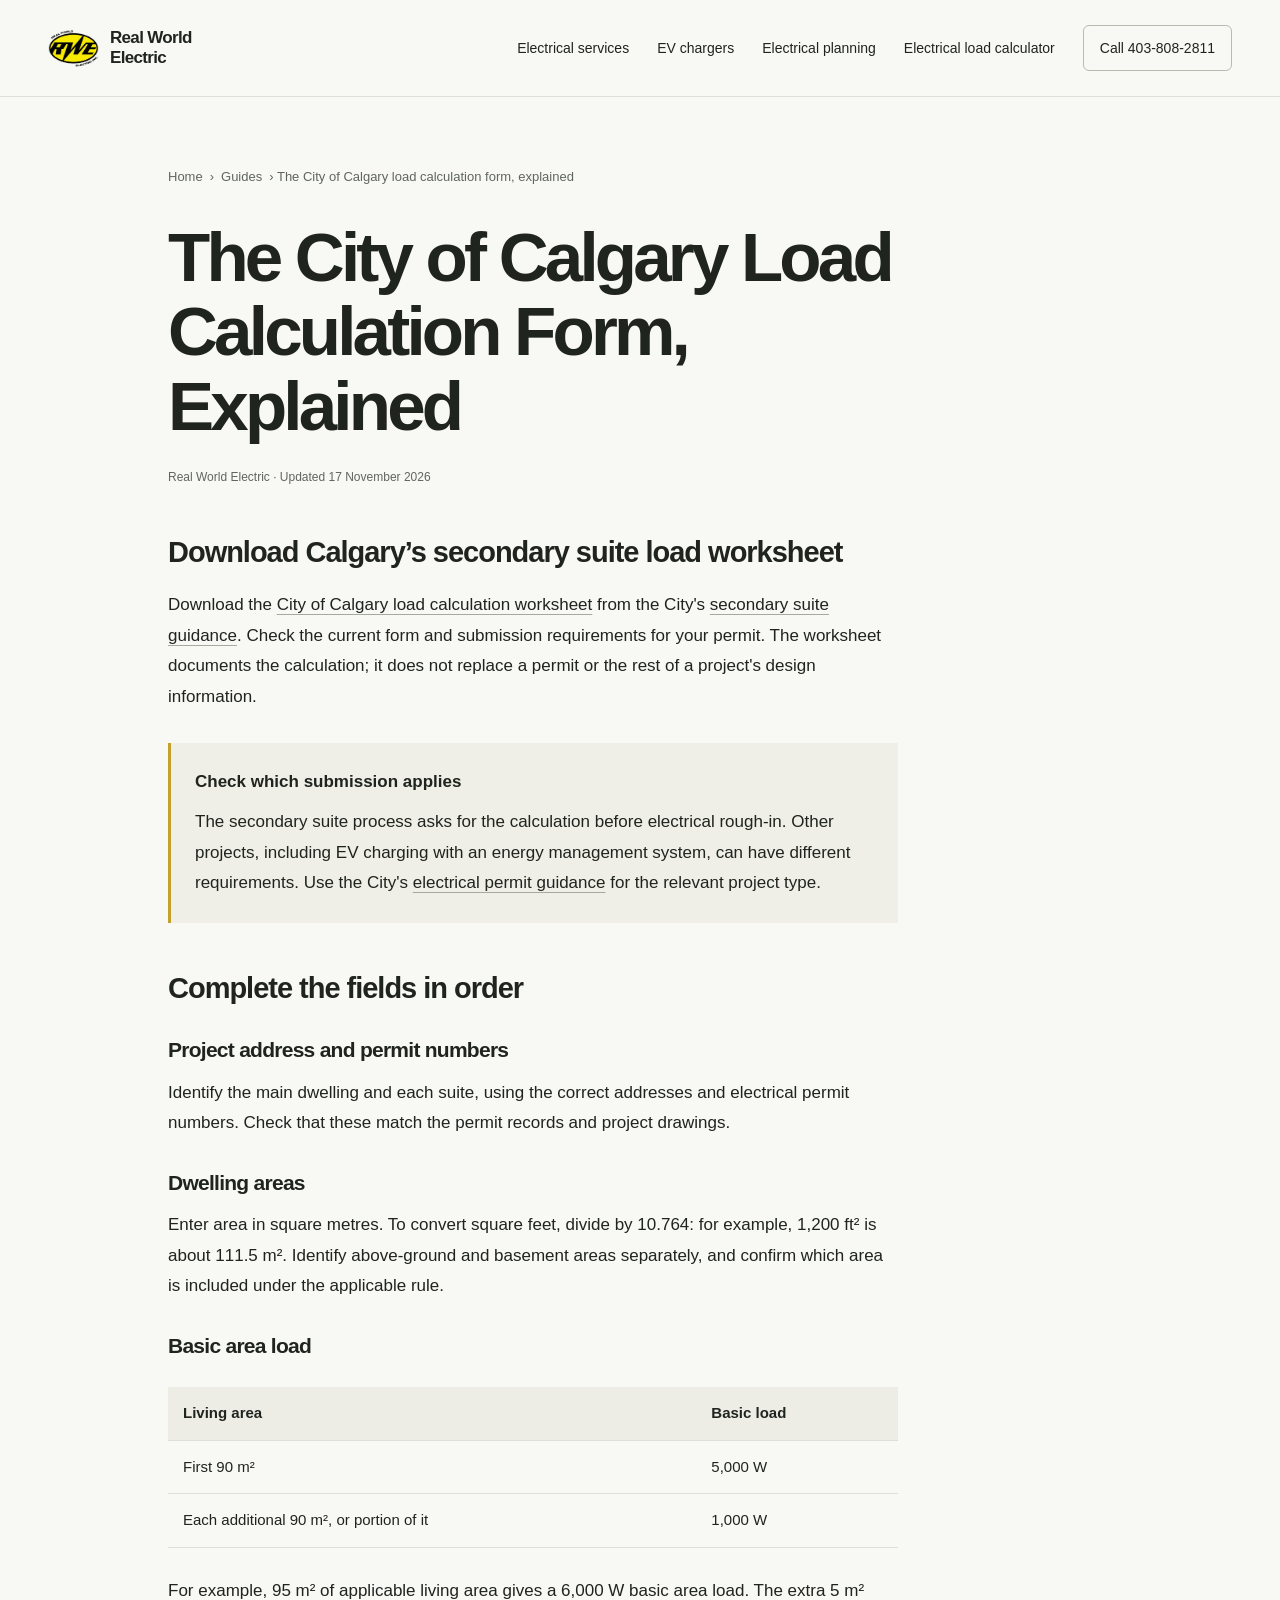
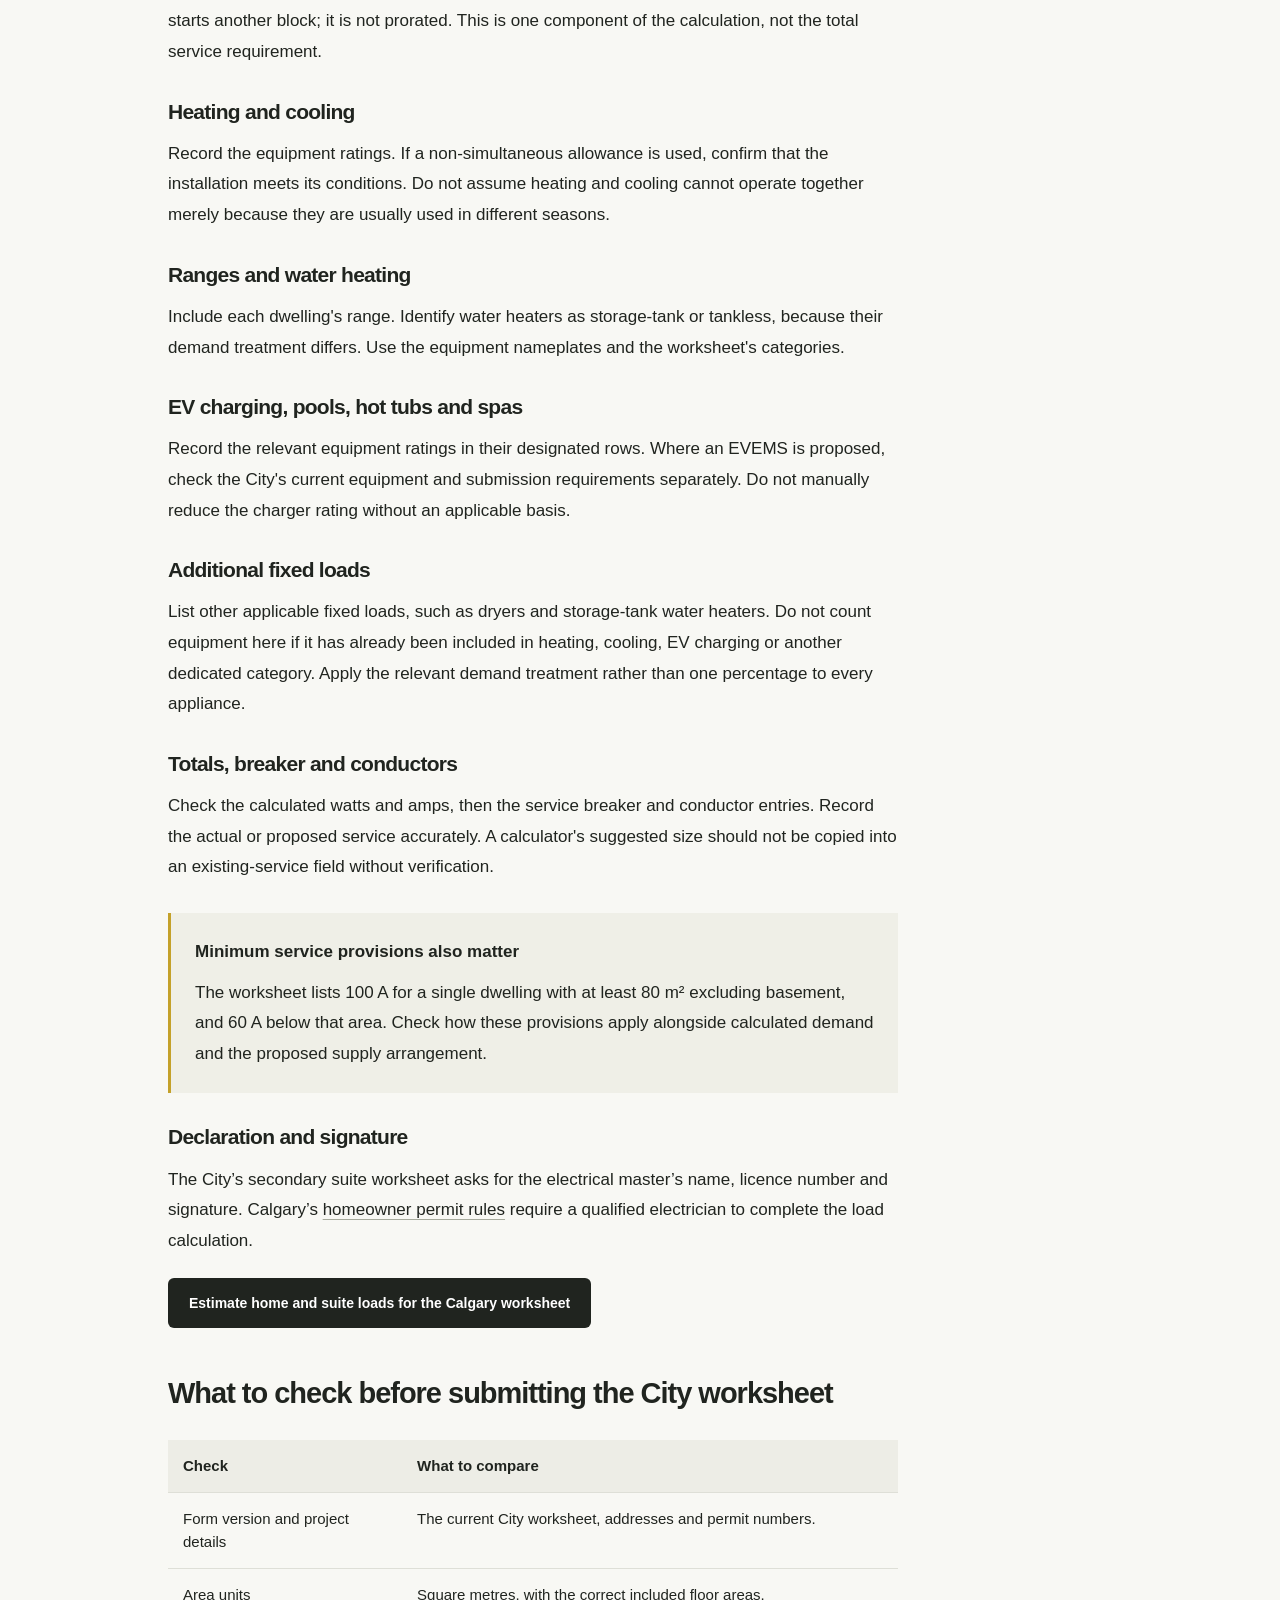
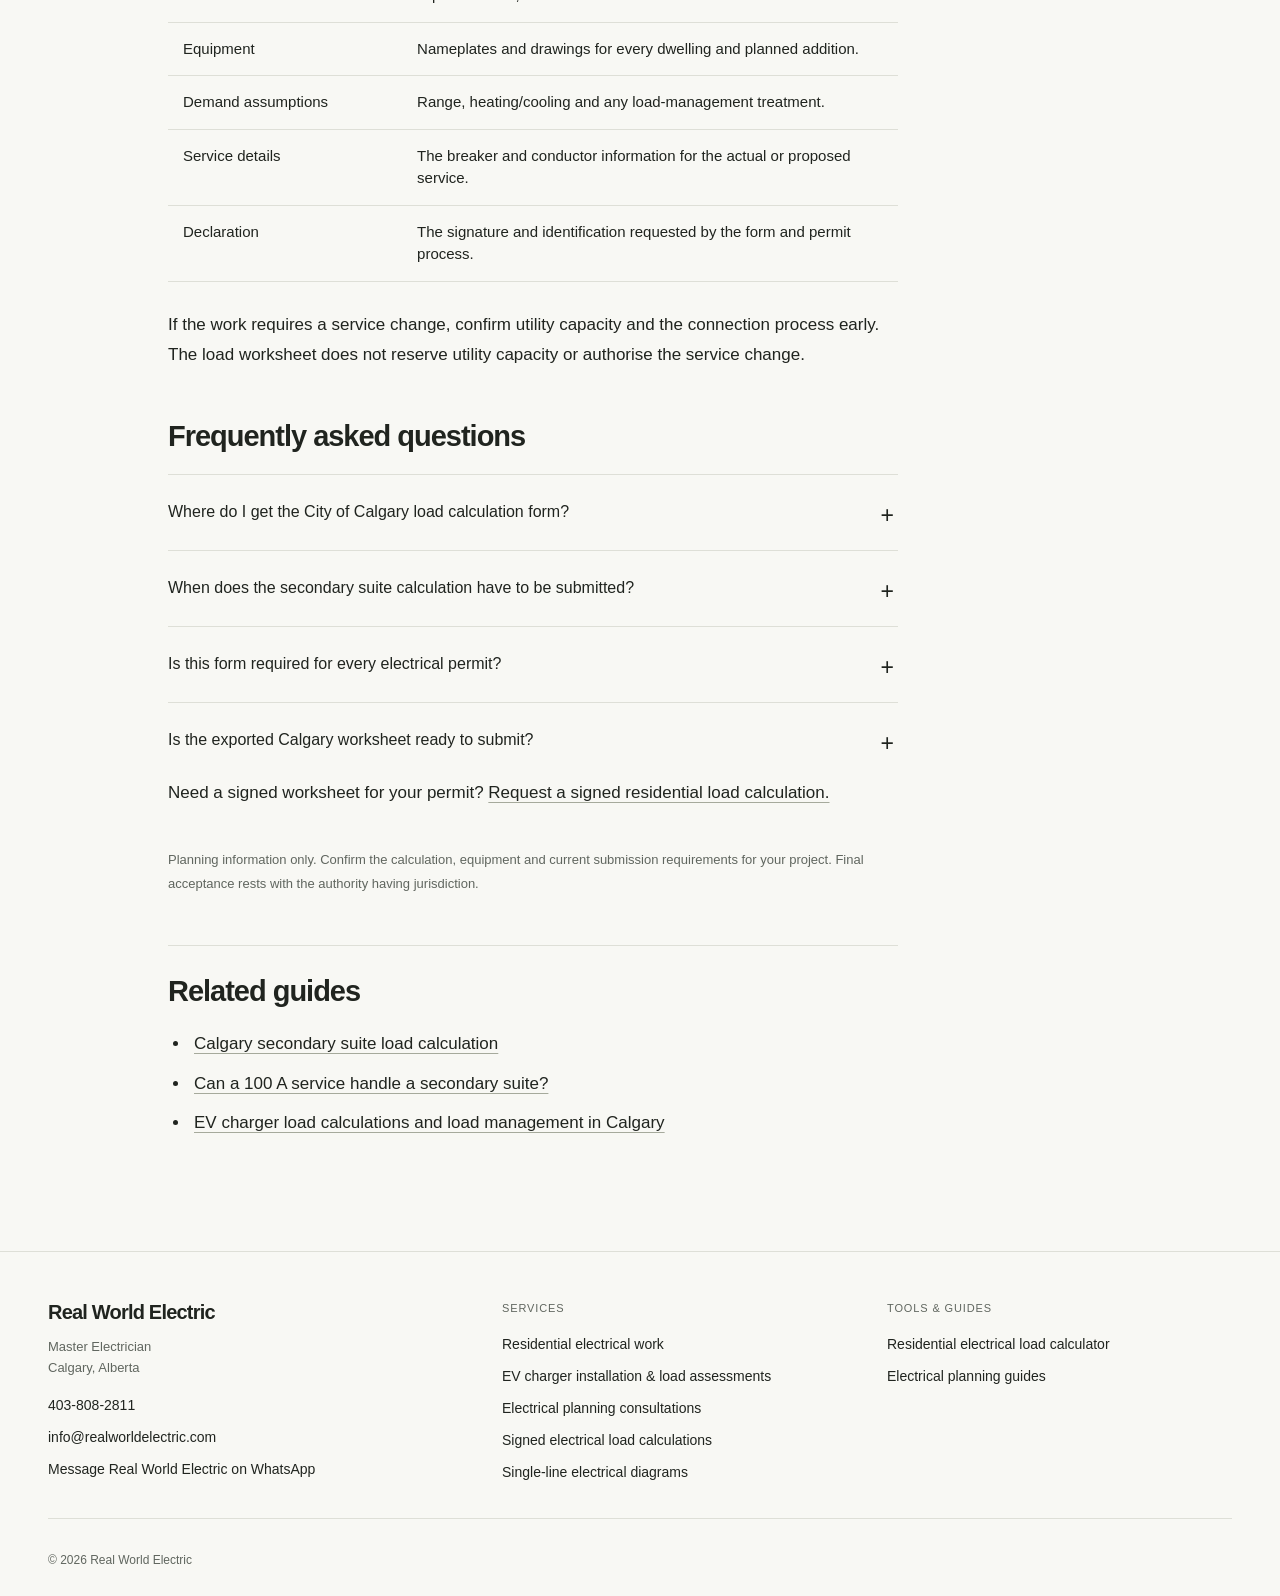
<file: guides/city-of-calgary-load-calculation-form/index.html>
<!doctype html>
<html lang="en-CA">
<head>
  <meta charset="utf-8">
  <meta name="viewport" content="width=device-width, initial-scale=1">
  <title>The City of Calgary Load Calculation Form, Explained</title>
  <meta name="description" content="Find the Calgary load calculation worksheet and check its address, area, equipment, service and signature fields before submitting it.">
  <link rel="canonical" href="https://realworldelectric.com/guides/city-of-calgary-load-calculation-form/">
  <meta name="robots" content="index, follow">
  <meta name="theme-color" content="#f8f8f4">

  <meta property="og:site_name" content="Real World Electric. Smart Planning Tools">
  <meta property="og:title" content="The City of Calgary Load Calculation Form, Explained">
  <meta property="og:description" content="Find the Calgary load calculation worksheet and check its address, area, equipment, service and signature fields before submitting it.">
  <meta property="og:type" content="article">
  <meta property="og:url" content="https://realworldelectric.com/guides/city-of-calgary-load-calculation-form/">
  <meta property="og:image" content="https://realworldelectric.com/assets/og-image.png?v=20261117">
  <meta property="og:image:width" content="1200">
  <meta property="og:image:height" content="630">
  <meta property="og:locale" content="en_CA">
  <meta name="twitter:card" content="summary_large_image">
  <meta name="twitter:title" content="The City of Calgary Load Calculation Form, Explained">
  <meta name="twitter:description" content="Find the Calgary load calculation worksheet and check its address, area, equipment, service and signature fields before submitting it.">
  <meta name="twitter:image" content="https://realworldelectric.com/assets/og-image.png?v=20261117">

  <link rel="icon" href="/assets/favicon.svg" type="image/svg+xml">
  <link rel="apple-touch-icon" href="/assets/rwe-logo.png">
  <link rel="stylesheet" href="/assets/site.css">

  <script type="application/ld+json">
  {
    "@context": "https://schema.org",
    "@graph": [
      {
        "@type": "BreadcrumbList",
        "itemListElement": [
          {
            "@type": "ListItem",
            "position": 1,
            "name": "Home",
            "item": "https://realworldelectric.com/"
          },
          {
            "@type": "ListItem",
            "position": 2,
            "name": "Guides",
            "item": "https://realworldelectric.com/guides/"
          },
          {
            "@type": "ListItem",
            "position": 3,
            "name": "The City of Calgary load calculation form, explained",
            "item": "https://realworldelectric.com/guides/city-of-calgary-load-calculation-form/"
          }
        ]
      },
      {
        "@type": "Article",
        "headline": "The City of Calgary Load Calculation Form, Explained",
        "description": "Find the Calgary load calculation worksheet and check its address, area, equipment, service and signature fields before submitting it.",
        "inLanguage": "en-CA",
        "datePublished": "2026-08-12",
        "dateModified": "2026-11-17",
        "mainEntityOfPage": "https://realworldelectric.com/guides/city-of-calgary-load-calculation-form/",
        "image": "https://realworldelectric.com/assets/og-image.png",
        "author": {
          "@type": "Organization",
          "name": "Real World Electric",
          "url": "https://realworldelectric.com/"
        },
        "publisher": {
          "@type": "Organization",
          "name": "Real World Electric",
          "logo": {
            "@type": "ImageObject",
            "url": "https://realworldelectric.com/assets/rwe-logo.png"
          }
        }
      },
      {
        "@type": "FAQPage",
        "mainEntity": [
          {
            "@type": "Question",
            "name": "Where do I get the City of Calgary load calculation form?",
            "acceptedAnswer": {
              "@type": "Answer",
              "text": "Download the current worksheet from the City and check the submission instructions for your project."
            }
          },
          {
            "@type": "Question",
            "name": "When does the secondary suite calculation have to be submitted?",
            "acceptedAnswer": {
              "@type": "Answer",
              "text": "Calgary asks for it before the electrical rough-in inspection. Prepare it earlier so any capacity or documentation issues can be addressed."
            }
          },
          {
            "@type": "Question",
            "name": "Is this form required for every electrical permit?",
            "acceptedAnswer": {
              "@type": "Answer",
              "text": "No single requirement covers every project. Check the City electrical permit guidance for the type of work and any energy management system involved."
            }
          },
          {
            "@type": "Question",
            "name": "Is the exported Calgary worksheet ready to submit?",
            "acceptedAnswer": {
              "@type": "Answer",
              "text": "Use the export as a draft. A qualified electrician completes the calculation for a homeowner permit. Check the equipment, drawings and permit details, then arrange the required declaration and signature before submitting the worksheet."
            }
          }
        ]
      }
    ]
  }
  </script>

  <script defer src="/assets/site.js">
</script>
<!-- Google tag (gtag.js) -->
<script async src="https://www.googletagmanager.com/gtag/js?id=G-K3BF6QGHLL"></script>
<script>window.dataLayer=window.dataLayer||[];function gtag(){dataLayer.push(arguments);}gtag('js',new Date());gtag('config','G-K3BF6QGHLL');</script>
</head>
<body>
  <a class="skip-link" href="#main-content">Skip to content</a>
  <header class="site-header">
<div class="header-inner">
<a class="brand" href="/" aria-label="Real World Electric home">
<img src="/assets/rwe-logo.png" alt="" width="51" height="43">
<span>Real World<br>Electric</span>
</a>
<a class="header-mobile-call" href="tel:+14038082811" aria-label="Call Real World Electric at 403-808-2811">Call us</a>
<button class="menu-btn" type="button" aria-label="Toggle menu" aria-controls="site-navigation" aria-expanded="false" hidden>Menu <svg aria-hidden="true" width="18" height="18" viewBox="0 0 24 24" fill="none" stroke="currentColor" stroke-width="1.7">
<path d="M4 8h16M4 16h16"/>
</svg>
</button>
<nav class="nav-links" id="site-navigation" aria-label="Primary navigation">
<a href="/#services">Electrical services</a>
<a href="/ev-charger-load-calculation-calgary/">EV chargers</a>
<a href="/homeowner-consultations/">Electrical planning</a>
<a href="https://loadcalculation.realworldelectric.com/">Electrical load calculator</a>
<a class="nav-cta" href="tel:+14038082811">Call 403-808-2811</a>
</nav>
</div>
</header>

  <main tabindex="-1" id="main-content">
    <div class="article-hero">
      <div class="wrap">
        <p class="crumbs">
<a href="/">Home</a> › <a href="/guides/">Guides</a> › The City of Calgary load calculation form, explained</p>
        <h1>The City of Calgary Load Calculation Form, Explained</h1>
        <p class="updated">Real World Electric &middot; Updated 17 November 2026</p>
      </div>
    </div>

    <div class="wrap article-layout">
      <article class="prose">
        <h2>Download Calgary’s secondary suite load worksheet</h2>
        <p>Download the <a href="https://www.calgary.ca/content/dam/www/pda/pd/documents/building/secondary-suite-load-calculation.pdf">City of Calgary load calculation worksheet</a> from the City's <a href="https://www.calgary.ca/development/home-building/new-secondary-suite.html">secondary suite guidance</a>. Check the current form and submission requirements for your permit. The worksheet documents the calculation; it does not replace a permit or the rest of a project's design information.</p>
        <div class="callout"><span class="callout-title">Check which submission applies</span><p>The secondary suite process asks for the calculation before electrical rough-in. Other projects, including EV charging with an energy management system, can have different requirements. Use the City's <a href="https://www.calgary.ca/development/permits/electrical.html">electrical permit guidance</a> for the relevant project type.</p></div>
        <h2>Complete the fields in order</h2>
        <h3>Project address and permit numbers</h3>
        <p>Identify the main dwelling and each suite, using the correct addresses and electrical permit numbers. Check that these match the permit records and project drawings.</p>
        <h3>Dwelling areas</h3>
        <p>Enter area in square metres. To convert square feet, divide by 10.764: for example, 1,200 ft&sup2; is about 111.5 m&sup2;. Identify above-ground and basement areas separately, and confirm which area is included under the applicable rule.</p>
        <h3>Basic area load</h3>
        <table><thead><tr><th>Living area</th><th>Basic load</th></tr></thead><tbody><tr><td>First 90 m&sup2;</td><td>5,000 W</td></tr><tr><td>Each additional 90 m&sup2;, or portion of it</td><td>1,000 W</td></tr></tbody></table>
        <p>For example, 95 m&sup2; of applicable living area gives a 6,000 W basic area load. The extra 5 m&sup2; starts another block; it is not prorated. This is one component of the calculation, not the total service requirement.</p>
        <h3>Heating and cooling</h3>
        <p>Record the equipment ratings. If a non-simultaneous allowance is used, confirm that the installation meets its conditions. Do not assume heating and cooling cannot operate together merely because they are usually used in different seasons.</p>
        <h3>Ranges and water heating</h3>
        <p>Include each dwelling's range. Identify water heaters as storage-tank or tankless, because their demand treatment differs. Use the equipment nameplates and the worksheet's categories.</p>
        <h3>EV charging, pools, hot tubs and spas</h3>
        <p>Record the relevant equipment ratings in their designated rows. Where an EVEMS is proposed, check the City's current equipment and submission requirements separately. Do not manually reduce the charger rating without an applicable basis.</p>
        <h3>Additional fixed loads</h3>
        <p>List other applicable fixed loads, such as dryers and storage-tank water heaters. Do not count equipment here if it has already been included in heating, cooling, EV charging or another dedicated category. Apply the relevant demand treatment rather than one percentage to every appliance.</p>
        <h3>Totals, breaker and conductors</h3>
        <p>Check the calculated watts and amps, then the service breaker and conductor entries. Record the actual or proposed service accurately. A calculator's suggested size should not be copied into an existing-service field without verification.</p>
        <div class="callout"><span class="callout-title">Minimum service provisions also matter</span><p>The worksheet lists 100 A for a single dwelling with at least 80 m&sup2; excluding basement, and 60 A below that area. Check how these provisions apply alongside calculated demand and the proposed supply arrangement.</p></div>
        <h3>Declaration and signature</h3>
        <p>The City’s secondary suite worksheet asks for the electrical master’s name, licence number and signature. Calgary’s <a href="https://www.calgary.ca/development/home-building/trades-permits.html">homeowner permit rules</a> require a qualified electrician to complete the load calculation.</p>
        <p><a class="button primary" href="https://loadcalculation.realworldelectric.com/">Estimate home and suite loads for the Calgary worksheet</a></p>
        <h2>What to check before submitting the City worksheet</h2>
        <table><thead><tr><th>Check</th><th>What to compare</th></tr></thead><tbody><tr><td>Form version and project details</td><td>The current City worksheet, addresses and permit numbers.</td></tr><tr><td>Area units</td><td>Square metres, with the correct included floor areas.</td></tr><tr><td>Equipment</td><td>Nameplates and drawings for every dwelling and planned addition.</td></tr><tr><td>Demand assumptions</td><td>Range, heating/cooling and any load-management treatment.</td></tr><tr><td>Service details</td><td>The breaker and conductor information for the actual or proposed service.</td></tr><tr><td>Declaration</td><td>The signature and identification requested by the form and permit process.</td></tr></tbody></table>
        <p>If the work requires a service change, confirm utility capacity and the connection process early. The load worksheet does not reserve utility capacity or authorise the service change.</p>
        <h2>Frequently asked questions</h2>
        <details><summary>Where do I get the City of Calgary load calculation form?</summary><p>Download the <a href="https://www.calgary.ca/content/dam/www/pda/pd/documents/building/secondary-suite-load-calculation.pdf">current worksheet from the City</a> and check the submission instructions for your project.</p></details>
        <details><summary>When does the secondary suite calculation have to be submitted?</summary><p>Calgary asks for it before the electrical rough-in inspection. Prepare it earlier so any capacity or documentation issues can be addressed.</p></details>
        <details><summary>Is this form required for every electrical permit?</summary><p>No single requirement covers every project. Check the <a href="https://www.calgary.ca/development/permits/electrical.html">City electrical permit guidance</a> for the type of work and any energy management system involved.</p></details>
        <details><summary>Is the exported Calgary worksheet ready to submit?</summary><p>Use the export as a draft. A qualified electrician completes the calculation for a homeowner permit. Check the equipment, drawings and permit details, then arrange the required declaration and signature before submitting the worksheet.</p></details>

        <p>Need a signed worksheet for your permit? <a href="/load-calculation-sign-off/">Request a signed residential load calculation.</a></p>
        <p class="article-note">Planning information only. Confirm the calculation, equipment and current submission requirements for your project. Final acceptance rests with the authority having jurisdiction.</p>

        <nav class="related-guides" aria-label="Related guides">
          <h2>Related guides</h2>
          <ul>
            <li><a href="/guides/calgary-secondary-suite-load-calculation/">Calgary secondary suite load calculation</a></li>
            <li><a href="/guides/can-100-amp-service-handle-secondary-suite/">Can a 100 A service handle a secondary suite?</a></li>
            <li><a href="/guides/ev-charger-load-calculation-calgary/">EV charger load calculations and load management in Calgary</a></li>
          </ul>
        </nav>
      </article>
    </div>
  </main>
  <footer>
    <div class="wrap">
      <div class="footer-grid">
        <div>
          <p class="footer-brand">Real World Electric</p>
          <p class="footer-location">Master Electrician<br>Calgary, Alberta</p>
          <div class="footer-col footer-contact">
            <a href="tel:+14038082811">403-808-2811</a>
            <a href="mailto:info@realworldelectric.com">info@realworldelectric.com</a>
            <a href="https://wa.me/14038082811">Message Real World Electric on WhatsApp</a>
          </div>
        </div>
        <nav class="footer-col" aria-label="Electrical services">
          <p class="footer-label">Services</p>
          <a href="/calgary-residential-electrical-services/">Residential electrical work</a>
          <a href="/ev-charger-load-calculation-calgary/">EV charger installation &amp; load assessments</a>
          <a href="/homeowner-consultations/">Electrical planning consultations</a>
          <a href="/load-calculation-sign-off/">Signed electrical load calculations</a>
          <a href="/single-line-diagrams/">Single-line electrical diagrams</a>
        </nav>
        <nav class="footer-col" aria-label="Tools and guides">
          <p class="footer-label">Tools &amp; guides</p>
          <a href="https://loadcalculation.realworldelectric.com/">Residential electrical load calculator</a>
          <a href="/guides/">Electrical planning guides</a>
        </nav>
      </div>
      <div class="footer-note">&copy; 2026 Real World Electric</div>
    </div>
  </footer>

</body>
</html>
</file>
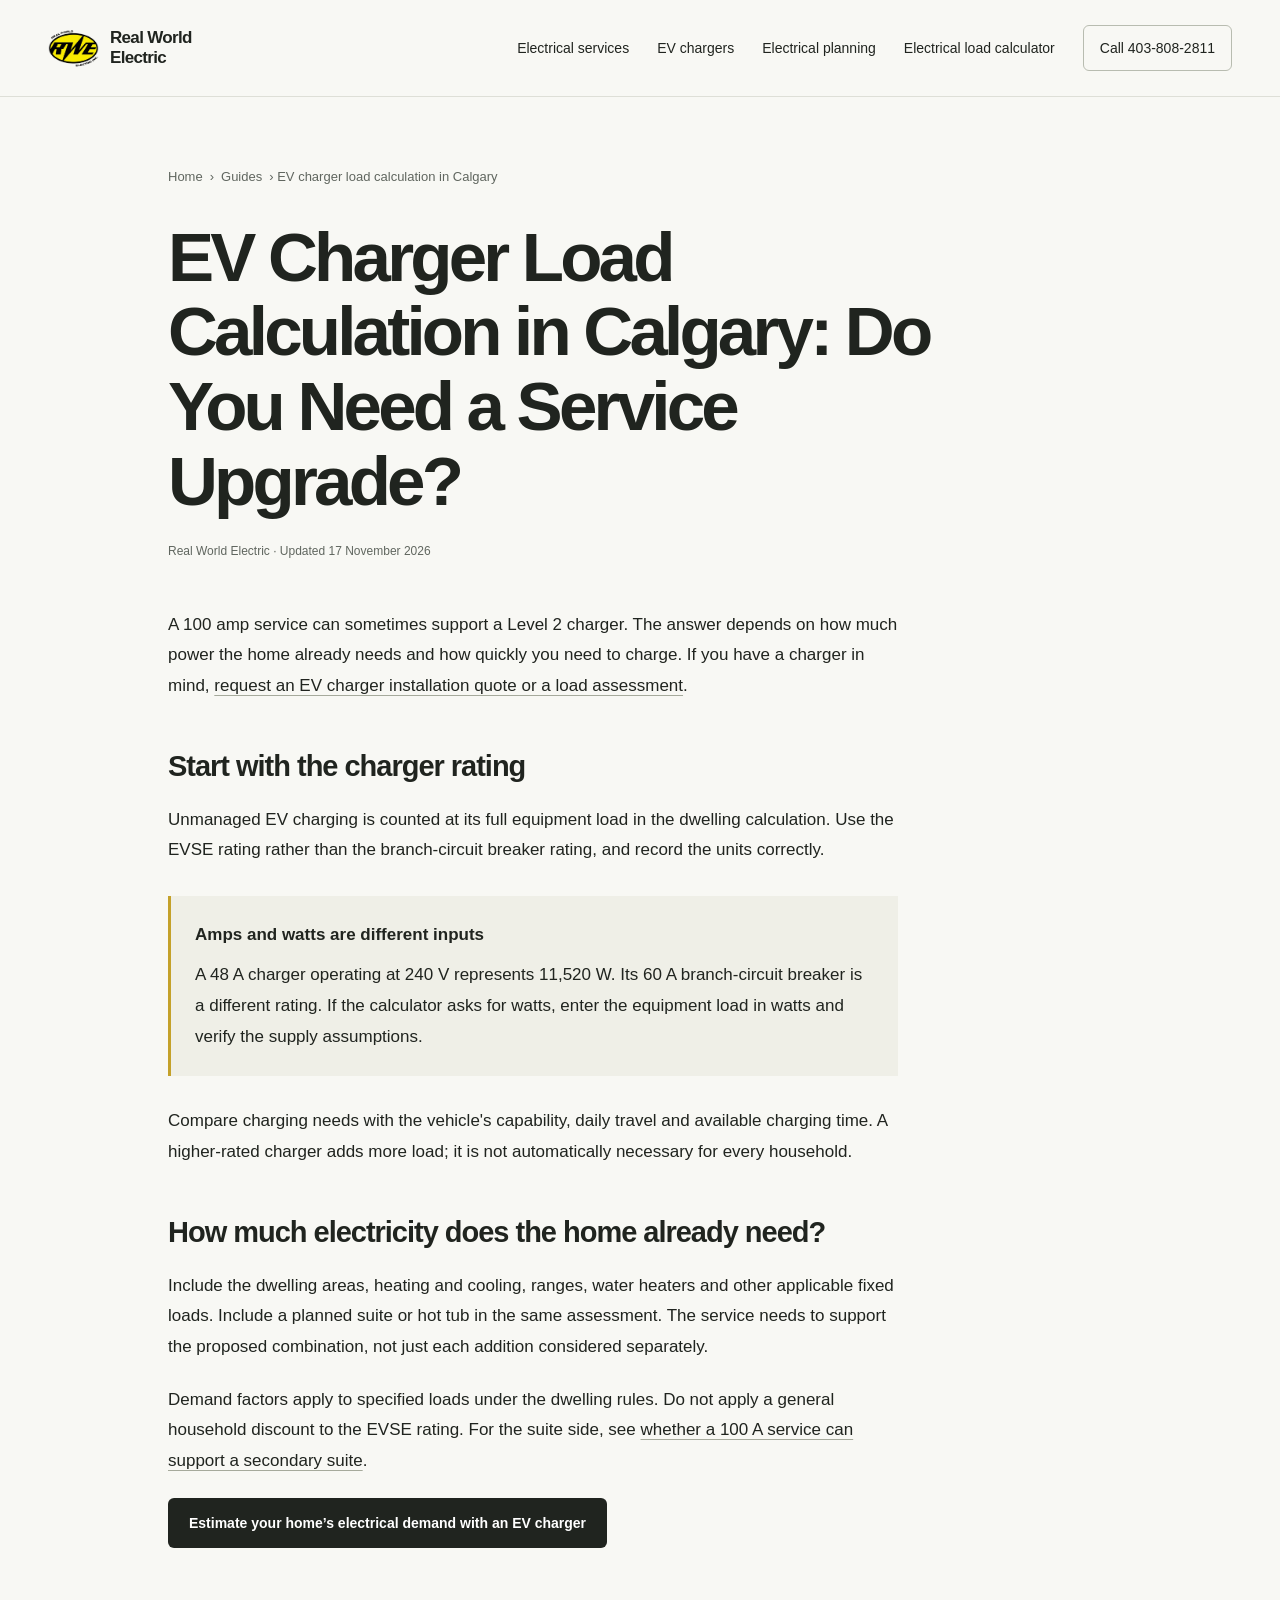
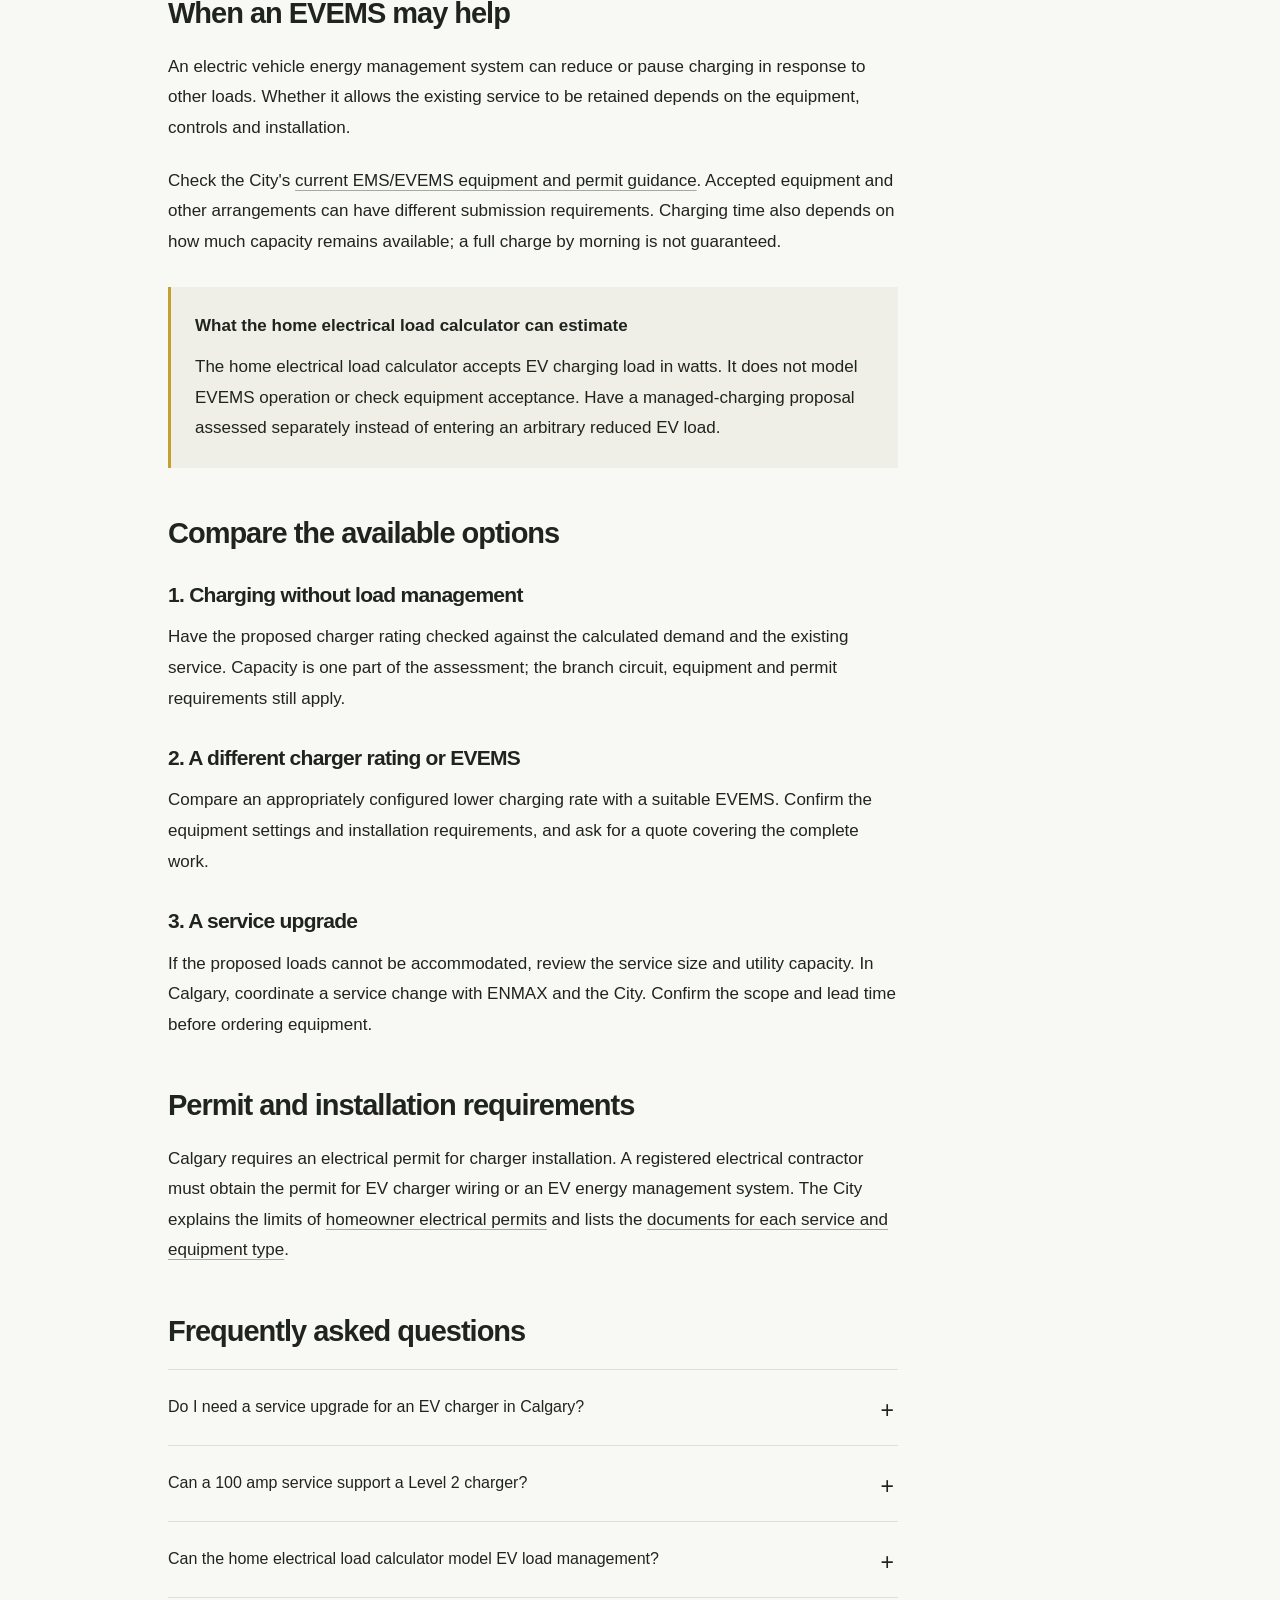
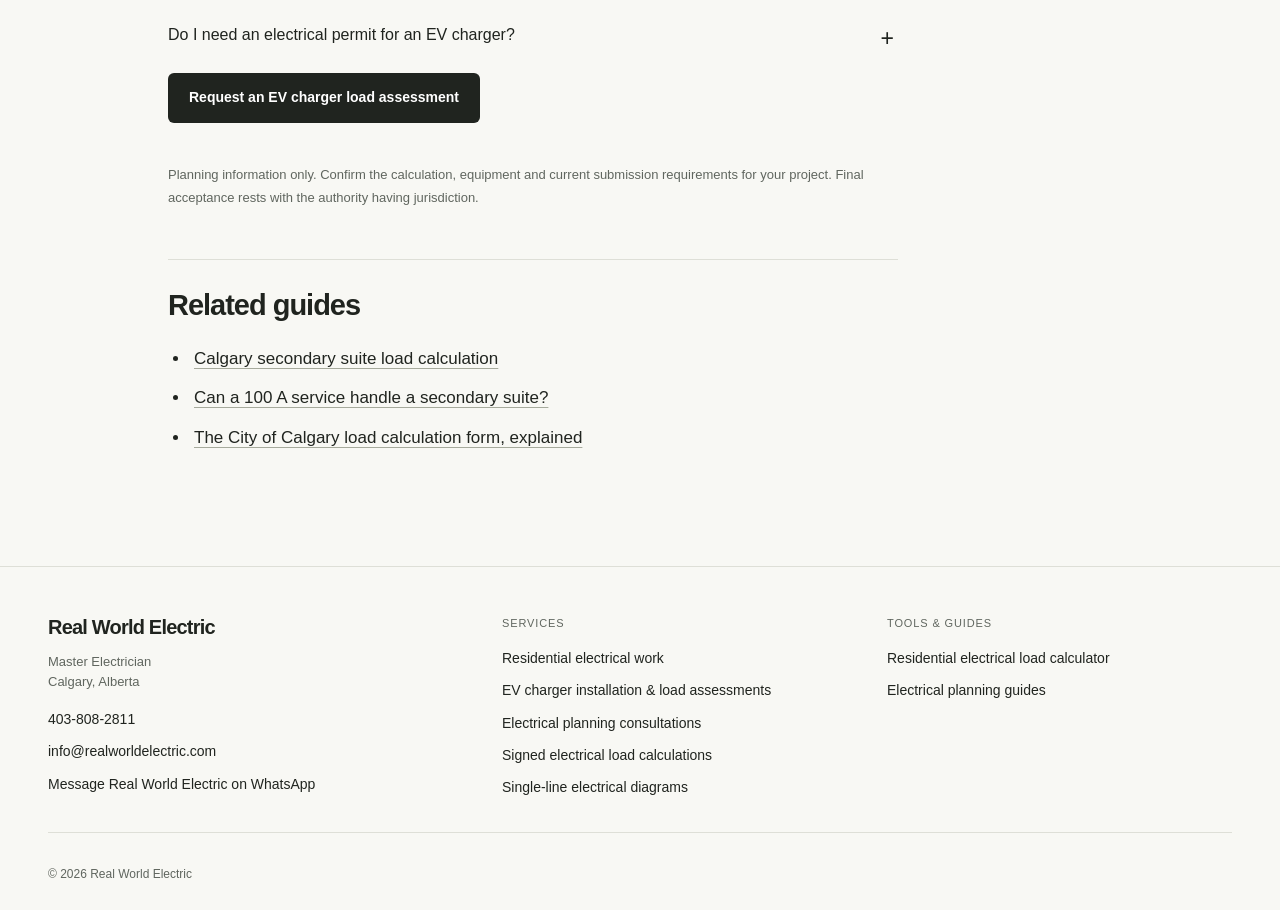
<file: guides/ev-charger-load-calculation-calgary/index.html>
<!doctype html>
<html lang="en-CA">
<head>
  <meta charset="utf-8">
  <meta name="viewport" content="width=device-width, initial-scale=1">
  <title>EV Charger Load Calculation in Calgary: Do You Need a Service Upgrade?</title>
  <meta name="description" content="Check service capacity before adding an EV charger in Calgary. Compare charger ratings, load management and service upgrades, with current City requirements.">
  <link rel="canonical" href="https://realworldelectric.com/guides/ev-charger-load-calculation-calgary/">
  <meta name="robots" content="index, follow">
  <meta name="theme-color" content="#f8f8f4">

  <meta property="og:site_name" content="Real World Electric. Smart Planning Tools">
  <meta property="og:title" content="EV Charger Load Calculation in Calgary: Do You Need a Service Upgrade?">
  <meta property="og:description" content="Check service capacity before adding an EV charger in Calgary. Compare charger ratings, load management and service upgrades, with current City requirements.">
  <meta property="og:type" content="article">
  <meta property="og:url" content="https://realworldelectric.com/guides/ev-charger-load-calculation-calgary/">
  <meta property="og:image" content="https://realworldelectric.com/assets/og-image.png?v=20261117">
  <meta property="og:image:width" content="1200">
  <meta property="og:image:height" content="630">
  <meta property="og:locale" content="en_CA">
  <meta name="twitter:card" content="summary_large_image">
  <meta name="twitter:title" content="EV Charger Load Calculation in Calgary: Do You Need a Service Upgrade?">
  <meta name="twitter:description" content="Check service capacity before adding an EV charger in Calgary. Compare charger ratings, load management and service upgrades, with current City requirements.">
  <meta name="twitter:image" content="https://realworldelectric.com/assets/og-image.png?v=20261117">

  <link rel="icon" href="/assets/favicon.svg" type="image/svg+xml">
  <link rel="apple-touch-icon" href="/assets/rwe-logo.png">
  <link rel="stylesheet" href="/assets/site.css">

  <script type="application/ld+json">
  {
    "@context": "https://schema.org",
    "@graph": [
      {
        "@type": "BreadcrumbList",
        "itemListElement": [
          {
            "@type": "ListItem",
            "position": 1,
            "name": "Home",
            "item": "https://realworldelectric.com/"
          },
          {
            "@type": "ListItem",
            "position": 2,
            "name": "Guides",
            "item": "https://realworldelectric.com/guides/"
          },
          {
            "@type": "ListItem",
            "position": 3,
            "name": "EV charger load calculation in Calgary",
            "item": "https://realworldelectric.com/guides/ev-charger-load-calculation-calgary/"
          }
        ]
      },
      {
        "@type": "Article",
        "headline": "EV Charger Load Calculation in Calgary: Do You Need a Service Upgrade?",
        "description": "Check service capacity before adding an EV charger in Calgary. Compare charger ratings, load management and service upgrades, with current City requirements.",
        "inLanguage": "en-CA",
        "datePublished": "2026-08-12",
        "dateModified": "2026-11-17",
        "mainEntityOfPage": "https://realworldelectric.com/guides/ev-charger-load-calculation-calgary/",
        "image": "https://realworldelectric.com/assets/og-image.png",
        "author": {
          "@type": "Organization",
          "name": "Real World Electric",
          "url": "https://realworldelectric.com/"
        },
        "publisher": {
          "@type": "Organization",
          "name": "Real World Electric",
          "logo": {
            "@type": "ImageObject",
            "url": "https://realworldelectric.com/assets/rwe-logo.png"
          }
        }
      },
      {
        "@type": "FAQPage",
        "mainEntity": [
          {
            "@type": "Question",
            "name": "Do I need a service upgrade for an EV charger in Calgary?",
            "acceptedAnswer": {
              "@type": "Answer",
              "text": "Not necessarily. Have the existing service and proposed loads assessed. Charger rating, suitable load management and the condition and ratings of the service equipment can affect the options."
            }
          },
          {
            "@type": "Question",
            "name": "Can a 100 amp service support a Level 2 charger?",
            "acceptedAnswer": {
              "@type": "Answer",
              "text": "It may, depending on the other loads and the proposed charger rating. A 100 A main breaker alone does not establish that there is enough capacity."
            }
          },
          {
            "@type": "Question",
            "name": "Can the home electrical load calculator model EV load management?",
            "acceptedAnswer": {
              "@type": "Answer",
              "text": "No. It accepts EV charging watts but does not model energy management or check equipment acceptance. A proposed EVEMS needs a separate assessment."
            }
          },
          {
            "@type": "Question",
            "name": "Do I need an electrical permit for an EV charger?",
            "acceptedAnswer": {
              "@type": "Answer",
              "text": "Calgary identifies an electrical permit for EV charging. Check the current City guidance for application eligibility, inspections and any EMS/EVEMS submission requirements."
            }
          }
        ]
      }
    ]
  }
  </script>

  <script defer src="/assets/site.js">
</script>
<!-- Google tag (gtag.js) -->
<script async src="https://www.googletagmanager.com/gtag/js?id=G-K3BF6QGHLL"></script>
<script>window.dataLayer=window.dataLayer||[];function gtag(){dataLayer.push(arguments);}gtag('js',new Date());gtag('config','G-K3BF6QGHLL');</script>
</head>
<body>
  <a class="skip-link" href="#main-content">Skip to content</a>
  <header class="site-header">
<div class="header-inner">
<a class="brand" href="/" aria-label="Real World Electric home">
<img src="/assets/rwe-logo.png" alt="" width="51" height="43">
<span>Real World<br>Electric</span>
</a>
<a class="header-mobile-call" href="tel:+14038082811" aria-label="Call Real World Electric at 403-808-2811">Call us</a>
<button class="menu-btn" type="button" aria-label="Toggle menu" aria-controls="site-navigation" aria-expanded="false" hidden>Menu <svg aria-hidden="true" width="18" height="18" viewBox="0 0 24 24" fill="none" stroke="currentColor" stroke-width="1.7">
<path d="M4 8h16M4 16h16"/>
</svg>
</button>
<nav class="nav-links" id="site-navigation" aria-label="Primary navigation">
<a href="/#services">Electrical services</a>
<a href="/ev-charger-load-calculation-calgary/">EV chargers</a>
<a href="/homeowner-consultations/">Electrical planning</a>
<a href="https://loadcalculation.realworldelectric.com/">Electrical load calculator</a>
<a class="nav-cta" href="tel:+14038082811">Call 403-808-2811</a>
</nav>
</div>
</header>

  <main tabindex="-1" id="main-content">
    <div class="article-hero">
      <div class="wrap">
        <p class="crumbs">
<a href="/">Home</a> › <a href="/guides/">Guides</a> › EV charger load calculation in Calgary</p>
        <h1>EV Charger Load Calculation in Calgary: Do You Need a Service Upgrade?</h1>
        <p class="updated">Real World Electric &middot; Updated 17 November 2026</p>
      </div>
    </div>

    <div class="wrap article-layout">
      <article class="prose">
        <p>A 100 amp service can sometimes support a Level 2 charger. The answer depends on how much power the home already needs and how quickly you need to charge. If you have a charger in mind, <a href="/ev-charger-load-calculation-calgary/">request an EV charger installation quote or a load assessment</a>.</p>
        <h2>Start with the charger rating</h2>
        <p>Unmanaged EV charging is counted at its full equipment load in the dwelling calculation. Use the EVSE rating rather than the branch-circuit breaker rating, and record the units correctly.</p>
        <div class="callout"><span class="callout-title">Amps and watts are different inputs</span><p>A 48 A charger operating at 240 V represents 11,520 W. Its 60 A branch-circuit breaker is a different rating. If the calculator asks for watts, enter the equipment load in watts and verify the supply assumptions.</p></div>
        <p>Compare charging needs with the vehicle's capability, daily travel and available charging time. A higher-rated charger adds more load; it is not automatically necessary for every household.</p>
        <h2>How much electricity does the home already need?</h2>
        <p>Include the dwelling areas, heating and cooling, ranges, water heaters and other applicable fixed loads. Include a planned suite or hot tub in the same assessment. The service needs to support the proposed combination, not just each addition considered separately.</p>
        <p>Demand factors apply to specified loads under the dwelling rules. Do not apply a general household discount to the EVSE rating. For the suite side, see <a href="/guides/can-100-amp-service-handle-secondary-suite/">whether a 100 A service can support a secondary suite</a>.</p>
        <p><a class="button primary" href="https://loadcalculation.realworldelectric.com/">Estimate your home’s electrical demand with an EV charger</a></p>
        <h2>When an EVEMS may help</h2>
        <p>An electric vehicle energy management system can reduce or pause charging in response to other loads. Whether it allows the existing service to be retained depends on the equipment, controls and installation.</p>
        <p>Check the City's <a href="https://www.calgary.ca/development/permits/electrical.html">current EMS/EVEMS equipment and permit guidance</a>. Accepted equipment and other arrangements can have different submission requirements. Charging time also depends on how much capacity remains available; a full charge by morning is not guaranteed.</p>
        <div class="callout warn"><span class="callout-title">What the home electrical load calculator can estimate</span><p>The home electrical load calculator accepts EV charging load in watts. It does not model EVEMS operation or check equipment acceptance. Have a managed-charging proposal assessed separately instead of entering an arbitrary reduced EV load.</p></div>
        <h2>Compare the available options</h2>
        <h3>1. Charging without load management</h3>
        <p>Have the proposed charger rating checked against the calculated demand and the existing service. Capacity is one part of the assessment; the branch circuit, equipment and permit requirements still apply.</p>
        <h3>2. A different charger rating or EVEMS</h3>
        <p>Compare an appropriately configured lower charging rate with a suitable EVEMS. Confirm the equipment settings and installation requirements, and ask for a quote covering the complete work.</p>
        <h3>3. A service upgrade</h3>
        <p>If the proposed loads cannot be accommodated, review the service size and utility capacity. In Calgary, coordinate a service change with ENMAX and the City. Confirm the scope and lead time before ordering equipment.</p>
        <h2>Permit and installation requirements</h2>
        <p>Calgary requires an electrical permit for charger installation. A registered electrical contractor must obtain the permit for EV charger wiring or an EV energy management system. The City explains the limits of <a href="https://www.calgary.ca/development/home-building/trades-permits.html">homeowner electrical permits</a> and lists the <a href="https://www.calgary.ca/development/permits/electrical.html">documents for each service and equipment type</a>.</p>
        <h2>Frequently asked questions</h2>
        <details><summary>Do I need a service upgrade for an EV charger in Calgary?</summary><p>Not necessarily. Have the existing service and proposed loads assessed. Charger rating, suitable load management and the condition and ratings of the service equipment can affect the options.</p></details>
        <details><summary>Can a 100 amp service support a Level 2 charger?</summary><p>It may, depending on the other loads and the proposed charger rating. A 100 A main breaker alone does not establish that there is enough capacity.</p></details>
        <details><summary>Can the home electrical load calculator model EV load management?</summary><p>No. It accepts EV charging watts but does not model energy management or check equipment acceptance. A proposed EVEMS needs a separate assessment.</p></details>
        <details><summary>Do I need an electrical permit for an EV charger?</summary><p>Calgary identifies an electrical permit for EV charging. Check the <a href="https://www.calgary.ca/development/permits/electrical.html">current City guidance</a> for application eligibility, inspections and any EMS/EVEMS submission requirements.</p></details>

        <p><a class="button primary" href="/ev-charger-load-calculation-calgary/">Request an EV charger load assessment</a></p>
        <p class="article-note">Planning information only. Confirm the calculation, equipment and current submission requirements for your project. Final acceptance rests with the authority having jurisdiction.</p>

        <nav class="related-guides" aria-label="Related guides">
          <h2>Related guides</h2>
          <ul>
            <li><a href="/guides/calgary-secondary-suite-load-calculation/">Calgary secondary suite load calculation</a></li>
            <li><a href="/guides/can-100-amp-service-handle-secondary-suite/">Can a 100 A service handle a secondary suite?</a></li>
            <li><a href="/guides/city-of-calgary-load-calculation-form/">The City of Calgary load calculation form, explained</a></li>
          </ul>
        </nav>
      </article>
    </div>
  </main>
  <footer>
    <div class="wrap">
      <div class="footer-grid">
        <div>
          <p class="footer-brand">Real World Electric</p>
          <p class="footer-location">Master Electrician<br>Calgary, Alberta</p>
          <div class="footer-col footer-contact">
            <a href="tel:+14038082811">403-808-2811</a>
            <a href="mailto:info@realworldelectric.com">info@realworldelectric.com</a>
            <a href="https://wa.me/14038082811">Message Real World Electric on WhatsApp</a>
          </div>
        </div>
        <nav class="footer-col" aria-label="Electrical services">
          <p class="footer-label">Services</p>
          <a href="/calgary-residential-electrical-services/">Residential electrical work</a>
          <a href="/ev-charger-load-calculation-calgary/">EV charger installation &amp; load assessments</a>
          <a href="/homeowner-consultations/">Electrical planning consultations</a>
          <a href="/load-calculation-sign-off/">Signed electrical load calculations</a>
          <a href="/single-line-diagrams/">Single-line electrical diagrams</a>
        </nav>
        <nav class="footer-col" aria-label="Tools and guides">
          <p class="footer-label">Tools &amp; guides</p>
          <a href="https://loadcalculation.realworldelectric.com/">Residential electrical load calculator</a>
          <a href="/guides/">Electrical planning guides</a>
        </nav>
      </div>
      <div class="footer-note">&copy; 2026 Real World Electric</div>
    </div>
  </footer>

</body>
</html>
</file>
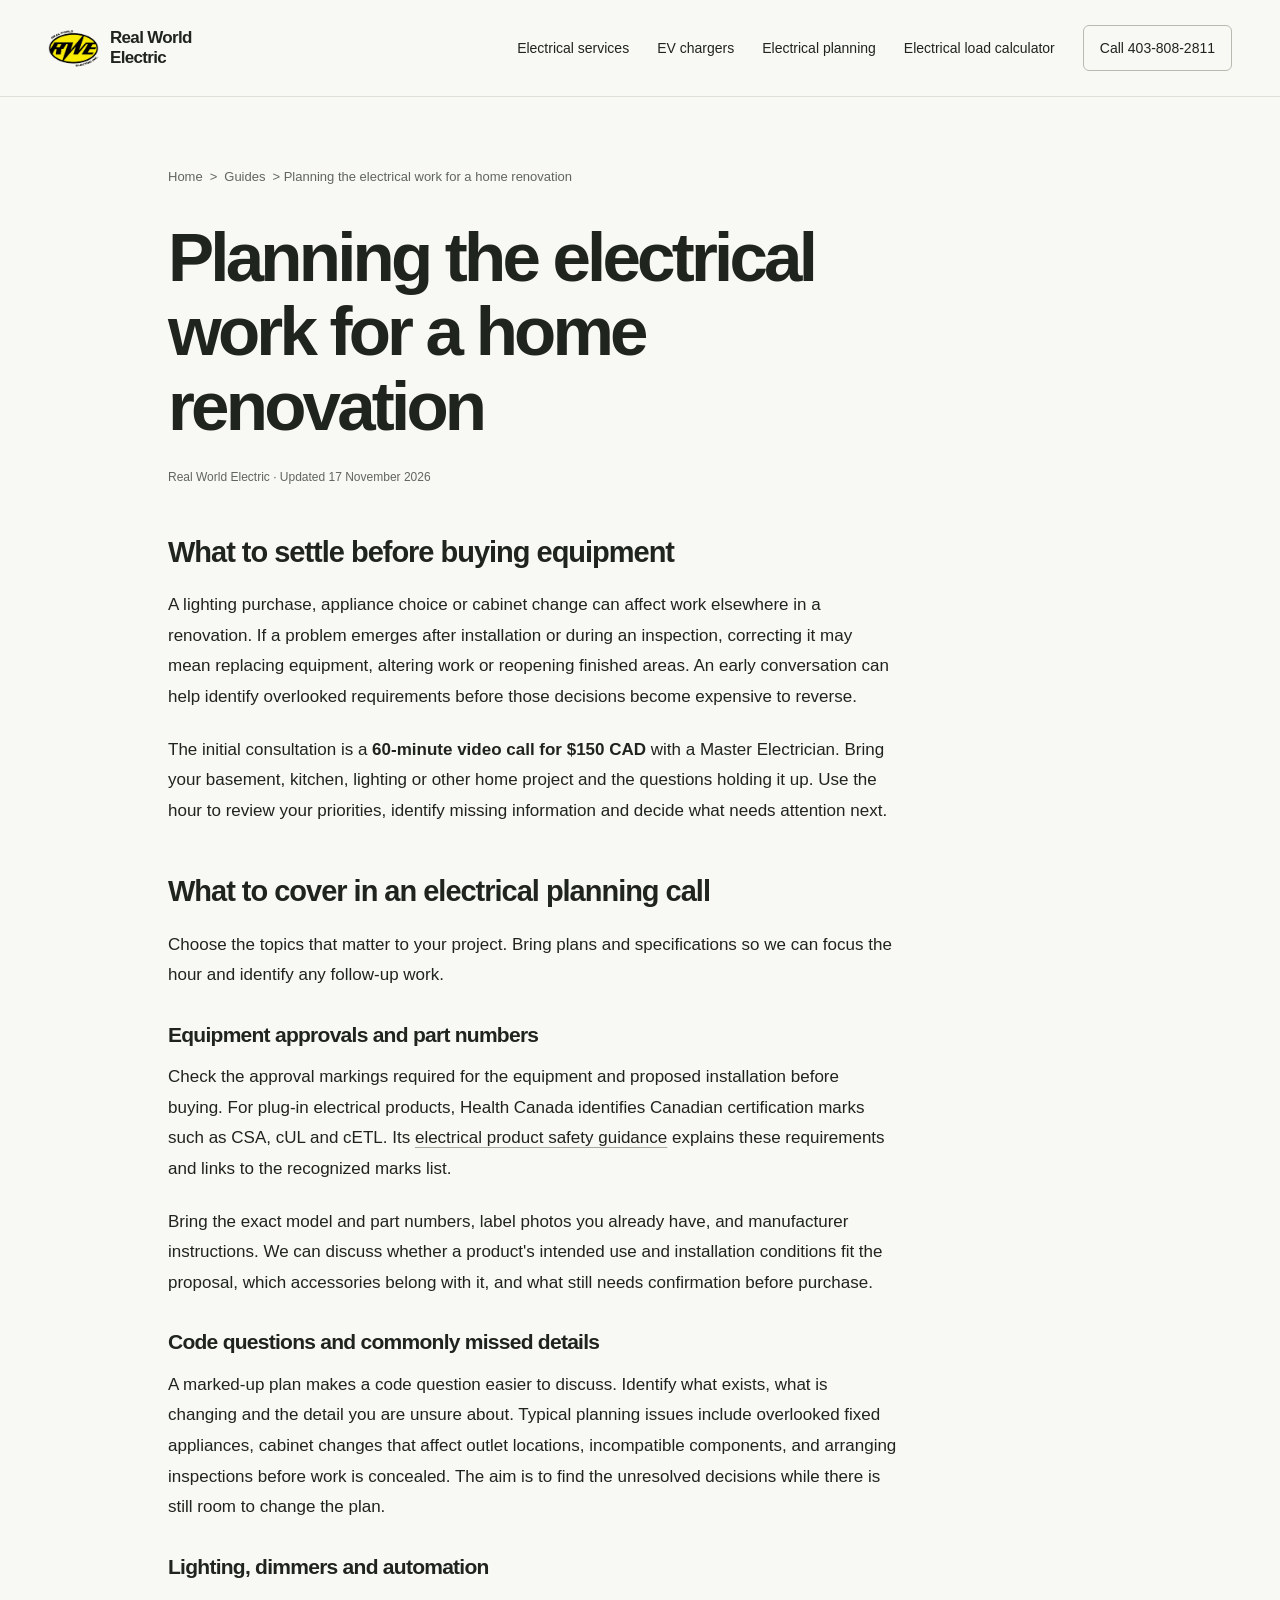
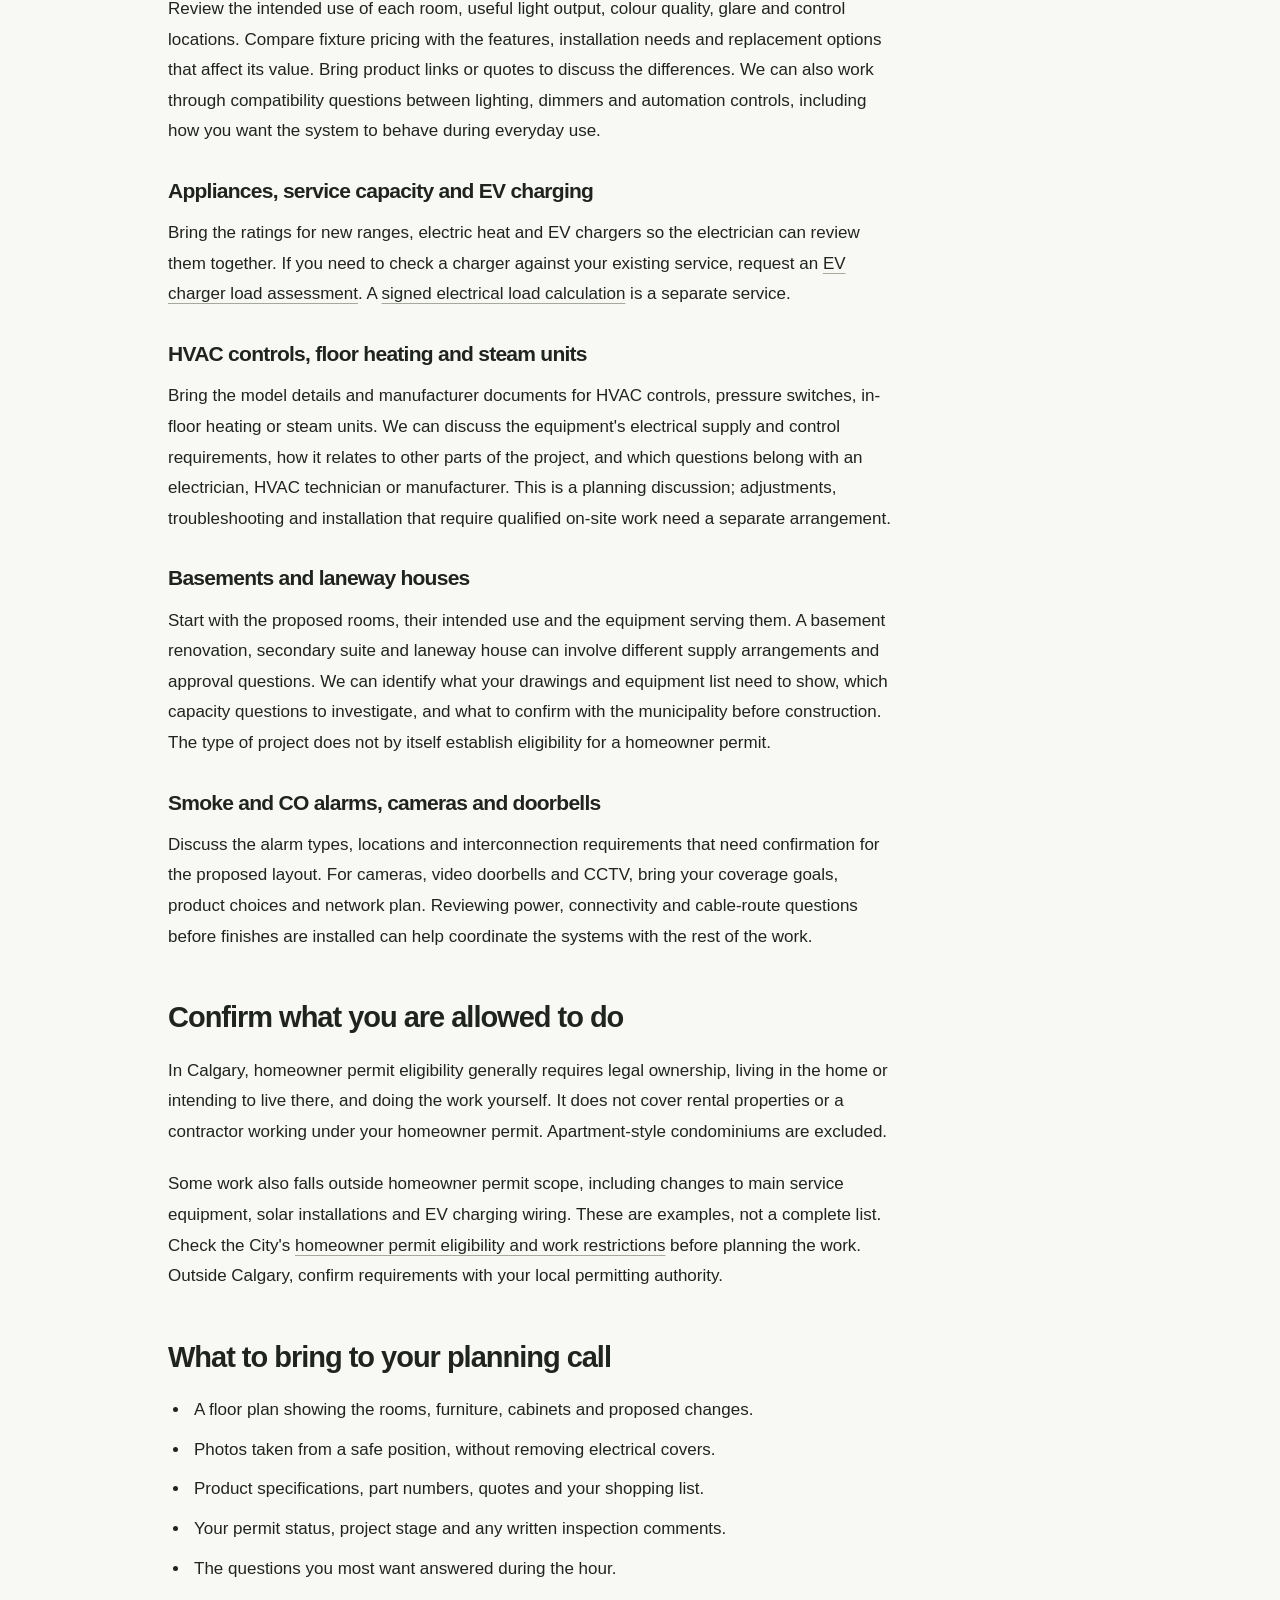
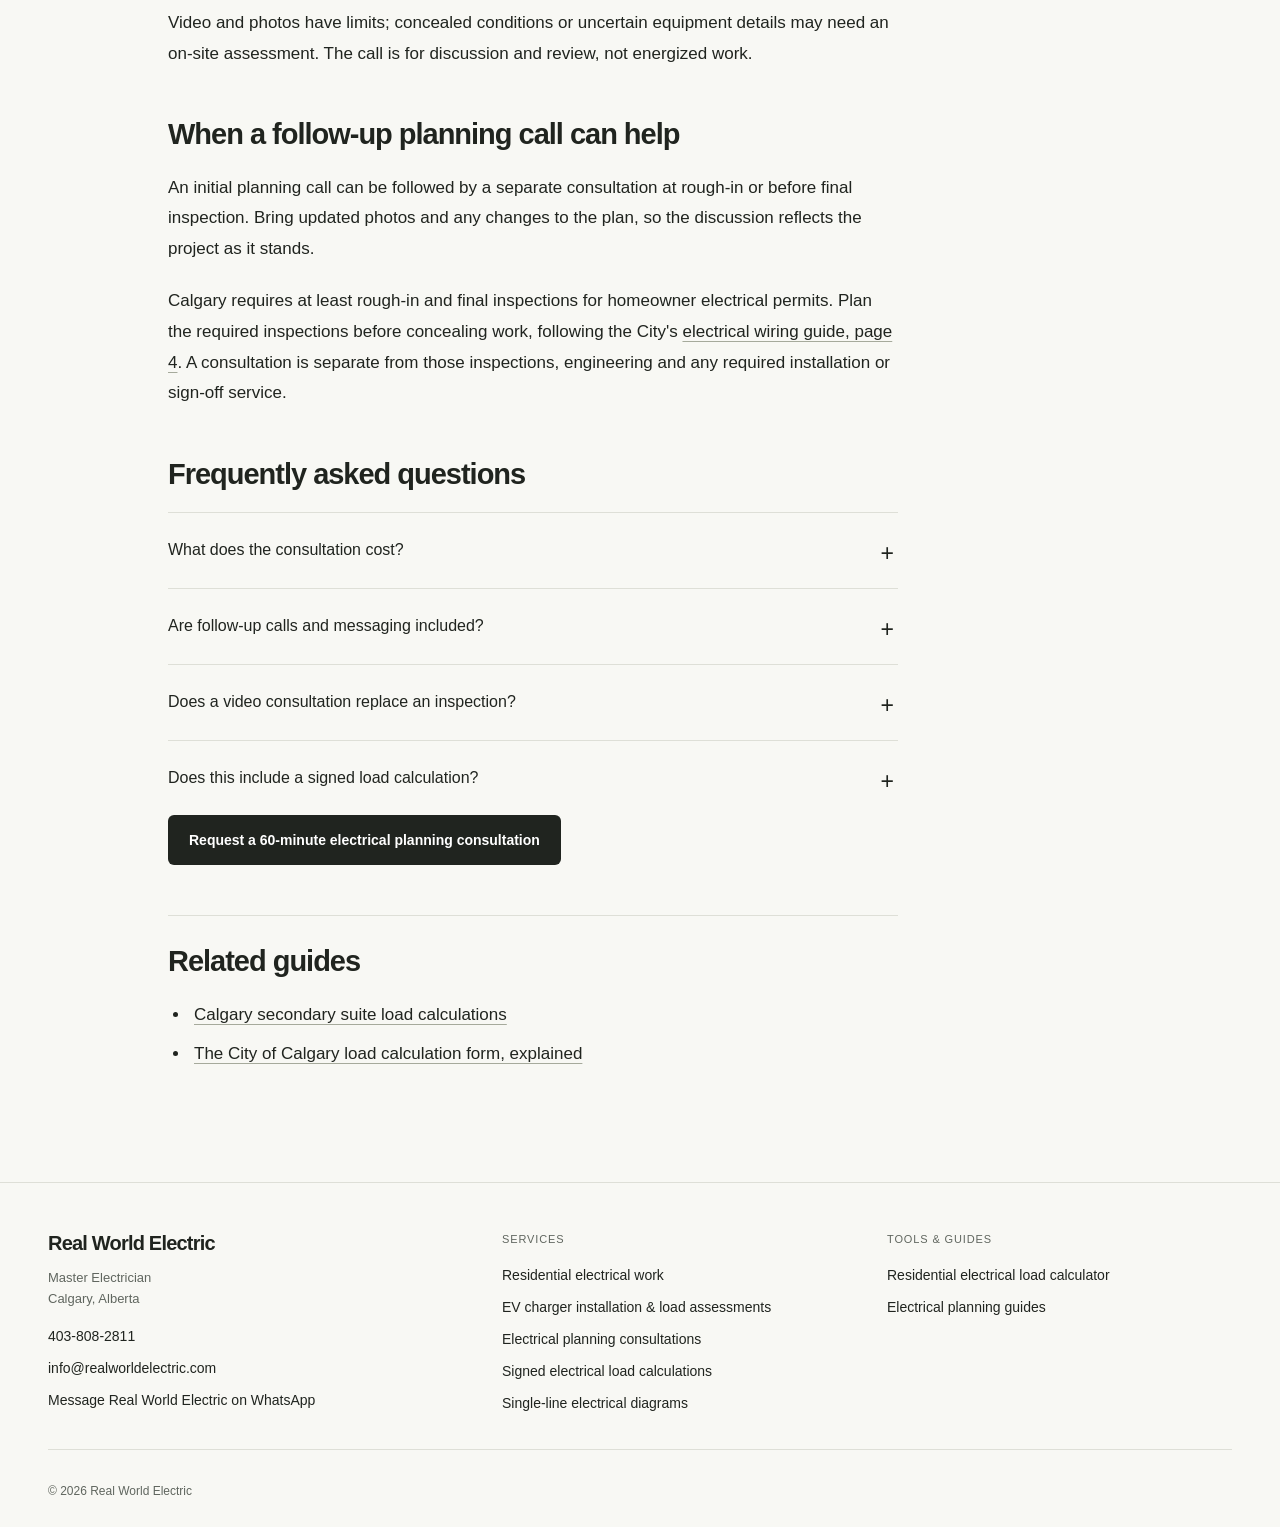
<file: guides/homeowner-electrical-project-consultation/index.html>
<!doctype html>
<html lang="en-CA">
<head>
  <meta charset="utf-8">
  <meta name="viewport" content="width=device-width, initial-scale=1">
  <title>Planning the electrical work for a home renovation | Real World Electric</title>
  <meta name="description" content="Prepare for an electrical renovation in Calgary. See which equipment details, floor plans and permit questions to bring to a Master Electrician planning call.">
  <link rel="canonical" href="https://realworldelectric.com/guides/homeowner-electrical-project-consultation/">
  <meta name="robots" content="index, follow">
  <meta name="theme-color" content="#f8f8f4">

  <meta property="og:site_name" content="Real World Electric">
  <meta property="og:title" content="Planning the electrical work for a home renovation">
  <meta property="og:description" content="Prepare for an electrical renovation in Calgary. See which equipment details, floor plans and permit questions to bring to a Master Electrician planning call.">
  <meta property="og:type" content="article">
  <meta property="og:url" content="https://realworldelectric.com/guides/homeowner-electrical-project-consultation/">
  <meta property="og:image" content="https://realworldelectric.com/assets/og-image.png?v=20261117">
  <meta property="og:image:width" content="1200">
  <meta property="og:image:height" content="630">
  <meta property="og:locale" content="en_CA">
  <meta name="twitter:card" content="summary_large_image">
  <meta name="twitter:title" content="Planning the electrical work for a home renovation">
  <meta name="twitter:description" content="Prepare for an electrical renovation in Calgary. See which equipment details, floor plans and permit questions to bring to a Master Electrician planning call.">
  <meta name="twitter:image" content="https://realworldelectric.com/assets/og-image.png?v=20261117">

  <link rel="icon" href="/assets/favicon.svg" type="image/svg+xml">
  <link rel="apple-touch-icon" href="/assets/rwe-logo.png">
  <link rel="stylesheet" href="/assets/site.css">

  <script type="application/ld+json">
{
  "@context": "https://schema.org",
  "@graph": [
    {
      "@type": "BreadcrumbList",
      "itemListElement": [
        {
          "@type": "ListItem",
          "position": 1,
          "name": "Home",
          "item": "https://realworldelectric.com/"
        },
        {
          "@type": "ListItem",
          "position": 2,
          "name": "Guides",
          "item": "https://realworldelectric.com/guides/"
        },
        {
          "@type": "ListItem",
          "position": 3,
          "name": "Planning the electrical work for a home renovation",
          "item": "https://realworldelectric.com/guides/homeowner-electrical-project-consultation/"
        }
      ]
    },
    {
      "@type": "Article",
      "headline": "Planning the electrical work for a home renovation",
      "description": "Prepare for an electrical renovation in Calgary. See which equipment details, floor plans and permit questions to bring to a Master Electrician planning call.",
      "inLanguage": "en-CA",
      "dateModified": "2026-11-17",
      "mainEntityOfPage": "https://realworldelectric.com/guides/homeowner-electrical-project-consultation/",
      "image": "https://realworldelectric.com/assets/og-image.png",
      "author": {
        "@type": "Organization",
        "name": "Real World Electric",
        "url": "https://realworldelectric.com/"
      },
      "publisher": {
        "@type": "Organization",
        "name": "Real World Electric",
        "logo": {
          "@type": "ImageObject",
          "url": "https://realworldelectric.com/assets/rwe-logo.png"
        }
      }
    },
    {
      "@type": "FAQPage",
      "mainEntity": [
        {
          "@type": "Question",
          "name": "What does the consultation cost?",
          "acceptedAnswer": {
            "@type": "Answer",
            "text": "The initial consultation is $150 CAD for a 60-minute video call with a Master Electrician. Bring your plans, product details and questions so the time focuses on your project."
          }
        },
        {
          "@type": "Question",
          "name": "Are follow-up calls and messaging included?",
          "acceptedAnswer": {
            "@type": "Answer",
            "text": "Follow-up calls are optional, separate bookings. Project messaging is scoped separately; it is not unlimited support included with the initial call."
          }
        },
        {
          "@type": "Question",
          "name": "Does a video consultation replace an inspection?",
          "acceptedAnswer": {
            "@type": "Answer",
            "text": "No. A consultation does not replace required municipal inspections, authorize work or certify an installation. Decisions about permit acceptance remain with the authority having jurisdiction."
          }
        },
        {
          "@type": "Question",
          "name": "Does this include a signed load calculation?",
          "acceptedAnswer": {
            "@type": "Answer",
            "text": "No. A consultation can identify whether your project needs a load calculation. Calculation review and sign-off are a separate service with their own scope and fee."
          }
        }
      ]
    }
  ]
}
  </script>

  <script defer src="/assets/site.js">
</script>
</head>
<body>
  <a class="skip-link" href="#main-content">Skip to content</a>
  <header class="site-header">
<div class="header-inner">
<a class="brand" href="/" aria-label="Real World Electric home">
<img src="/assets/rwe-logo.png" alt="" width="51" height="43">
<span>Real World<br>Electric</span>
</a>
<a class="header-mobile-call" href="tel:+14038082811" aria-label="Call Real World Electric at 403-808-2811">Call us</a>
<button class="menu-btn" type="button" aria-label="Toggle menu" aria-controls="site-navigation" aria-expanded="false" hidden>Menu <svg aria-hidden="true" width="18" height="18" viewBox="0 0 24 24" fill="none" stroke="currentColor" stroke-width="1.7">
<path d="M4 8h16M4 16h16"/>
</svg>
</button>
<nav class="nav-links" id="site-navigation" aria-label="Primary navigation">
<a href="/#services">Electrical services</a>
<a href="/ev-charger-load-calculation-calgary/">EV chargers</a>
<a href="/homeowner-consultations/">Electrical planning</a>
<a href="https://loadcalculation.realworldelectric.com/">Electrical load calculator</a>
<a class="nav-cta" href="tel:+14038082811">Call 403-808-2811</a>
</nav>
</div>
</header>

  <main tabindex="-1" id="main-content">
    <div class="article-hero">
      <div class="wrap">
        <p class="crumbs"><a href="/">Home</a> &gt; <a href="/guides/">Guides</a> &gt; Planning the electrical work for a home renovation</p>
        <h1>Planning the electrical work for a home renovation</h1>
        <p class="updated">Real World Electric &middot; Updated 17 November 2026</p>
      </div>
    </div>
    <div class="wrap article-layout">
      <article class="prose">
        <h2>What to settle before buying equipment</h2>
        <p>A lighting purchase, appliance choice or cabinet change can affect work elsewhere in a renovation. If a problem emerges after installation or during an inspection, correcting it may mean replacing equipment, altering work or reopening finished areas. An early conversation can help identify overlooked requirements before those decisions become expensive to reverse.</p>
        <p>The initial consultation is a <strong>60-minute video call for $150 CAD</strong> with a Master Electrician. Bring your basement, kitchen, lighting or other home project and the questions holding it up. Use the hour to review your priorities, identify missing information and decide what needs attention next.</p>

        <h2>What to cover in an electrical planning call</h2>
        <p>Choose the topics that matter to your project. Bring plans and specifications so we can focus the hour and identify any follow-up work.</p>

        <h3>Equipment approvals and part numbers</h3>
        <p>Check the approval markings required for the equipment and proposed installation before buying. For plug-in electrical products, Health Canada identifies Canadian certification marks such as CSA, cUL and cETL. Its <a href="https://www.canada.ca/en/health-canada/services/home-safety/electrical-products.html">electrical product safety guidance</a> explains these requirements and links to the recognized marks list.</p>
        <p>Bring the exact model and part numbers, label photos you already have, and manufacturer instructions. We can discuss whether a product's intended use and installation conditions fit the proposal, which accessories belong with it, and what still needs confirmation before purchase.</p>

        <h3>Code questions and commonly missed details</h3>
        <p>A marked-up plan makes a code question easier to discuss. Identify what exists, what is changing and the detail you are unsure about. Typical planning issues include overlooked fixed appliances, cabinet changes that affect outlet locations, incompatible components, and arranging inspections before work is concealed. The aim is to find the unresolved decisions while there is still room to change the plan.</p>

        <h3>Lighting, dimmers and automation</h3>
        <p>Review the intended use of each room, useful light output, colour quality, glare and control locations. Compare fixture pricing with the features, installation needs and replacement options that affect its value. Bring product links or quotes to discuss the differences. We can also work through compatibility questions between lighting, dimmers and automation controls, including how you want the system to behave during everyday use.</p>

        <h3>Appliances, service capacity and EV charging</h3>
        <p>Bring the ratings for new ranges, electric heat and EV chargers so the electrician can review them together. If you need to check a charger against your existing service, request an <a href="/ev-charger-load-calculation-calgary/">EV charger load assessment</a>. A <a href="/load-calculation-sign-off/">signed electrical load calculation</a> is a separate service.</p>

        <h3>HVAC controls, floor heating and steam units</h3>
        <p>Bring the model details and manufacturer documents for HVAC controls, pressure switches, in-floor heating or steam units. We can discuss the equipment's electrical supply and control requirements, how it relates to other parts of the project, and which questions belong with an electrician, HVAC technician or manufacturer. This is a planning discussion; adjustments, troubleshooting and installation that require qualified on-site work need a separate arrangement.</p>

        <h3>Basements and laneway houses</h3>
        <p>Start with the proposed rooms, their intended use and the equipment serving them. A basement renovation, secondary suite and laneway house can involve different supply arrangements and approval questions. We can identify what your drawings and equipment list need to show, which capacity questions to investigate, and what to confirm with the municipality before construction. The type of project does not by itself establish eligibility for a homeowner permit.</p>

        <h3>Smoke and CO alarms, cameras and doorbells</h3>
        <p>Discuss the alarm types, locations and interconnection requirements that need confirmation for the proposed layout. For cameras, video doorbells and CCTV, bring your coverage goals, product choices and network plan. Reviewing power, connectivity and cable-route questions before finishes are installed can help coordinate the systems with the rest of the work.</p>

        <h2>Confirm what you are allowed to do</h2>
        <p>In Calgary, homeowner permit eligibility generally requires legal ownership, living in the home or intending to live there, and doing the work yourself. It does not cover rental properties or a contractor working under your homeowner permit. Apartment-style condominiums are excluded.</p>
        <p>Some work also falls outside homeowner permit scope, including changes to main service equipment, solar installations and EV charging wiring. These are examples, not a complete list. Check the City's <a href="https://www.calgary.ca/development/home-building/trades-permits.html">homeowner permit eligibility and work restrictions</a> before planning the work. Outside Calgary, confirm requirements with your local permitting authority.</p>

        <h2>What to bring to your planning call</h2>
        <ul>
          <li>A floor plan showing the rooms, furniture, cabinets and proposed changes.</li>
          <li>Photos taken from a safe position, without removing electrical covers.</li>
          <li>Product specifications, part numbers, quotes and your shopping list.</li>
          <li>Your permit status, project stage and any written inspection comments.</li>
          <li>The questions you most want answered during the hour.</li>
        </ul>
        <p>Video and photos have limits; concealed conditions or uncertain equipment details may need an on-site assessment. The call is for discussion and review, not energized work.</p>

        <h2>When a follow-up planning call can help</h2>
        <p>An initial planning call can be followed by a separate consultation at rough-in or before final inspection. Bring updated photos and any changes to the plan, so the discussion reflects the project as it stands.</p>
        <p>Calgary requires at least rough-in and final inspections for homeowner electrical permits. Plan the required inspections before concealing work, following the City's <a href="https://www.calgary.ca/content/dam/www/pda/pd/documents/brochures/homeowner-electrical-wiring-guide.pdf">electrical wiring guide, page 4</a>. A consultation is separate from those inspections, engineering and any required installation or sign-off service.</p>

        <h2>Frequently asked questions</h2>
        <details><summary>What does the consultation cost?</summary><p>The initial consultation is $150 CAD for a 60-minute video call with a Master Electrician. Bring your plans, product details and questions so the time focuses on your project.</p></details>
        <details><summary>Are follow-up calls and messaging included?</summary><p>Follow-up calls are optional, separate bookings. Project messaging is scoped separately; it is not unlimited support included with the initial call.</p></details>
        <details><summary>Does a video consultation replace an inspection?</summary><p>No. A consultation does not replace required municipal inspections, authorize work or certify an installation. Decisions about permit acceptance remain with the authority having jurisdiction.</p></details>
        <details><summary>Does this include a signed load calculation?</summary><p>No. A consultation can identify whether your project needs a load calculation. Calculation review and sign-off are a separate service with their own scope and fee.</p></details>

        <p><a class="button primary" href="/homeowner-consultations/">Request a 60-minute electrical planning consultation</a></p>

        <nav class="related-guides" aria-label="Related guides">
          <h2>Related guides</h2>
          <ul>
            <li><a href="/guides/calgary-secondary-suite-load-calculation/">Calgary secondary suite load calculations</a></li>
            <li><a href="/guides/city-of-calgary-load-calculation-form/">The City of Calgary load calculation form, explained</a></li>
          </ul>
        </nav>
      </article>
    </div>
  </main>
  <footer>
    <div class="wrap">
      <div class="footer-grid">
        <div>
          <p class="footer-brand">Real World Electric</p>
          <p class="footer-location">Master Electrician<br>Calgary, Alberta</p>
          <div class="footer-col footer-contact">
            <a href="tel:+14038082811">403-808-2811</a>
            <a href="mailto:info@realworldelectric.com">info@realworldelectric.com</a>
            <a href="https://wa.me/14038082811">Message Real World Electric on WhatsApp</a>
          </div>
        </div>
        <nav class="footer-col" aria-label="Electrical services">
          <p class="footer-label">Services</p>
          <a href="/calgary-residential-electrical-services/">Residential electrical work</a>
          <a href="/ev-charger-load-calculation-calgary/">EV charger installation &amp; load assessments</a>
          <a href="/homeowner-consultations/">Electrical planning consultations</a>
          <a href="/load-calculation-sign-off/">Signed electrical load calculations</a>
          <a href="/single-line-diagrams/">Single-line electrical diagrams</a>
        </nav>
        <nav class="footer-col" aria-label="Tools and guides">
          <p class="footer-label">Tools &amp; guides</p>
          <a href="https://loadcalculation.realworldelectric.com/">Residential electrical load calculator</a>
          <a href="/guides/">Electrical planning guides</a>
        </nav>
      </div>
      <div class="footer-note">&copy; 2026 Real World Electric</div>
    </div>
  </footer>
</body>
</html>
</file>
<file: assets/site.css>
/* Static shared design system */
:root {
  --ink:#20241f;
  --muted:#60665f;
  --line:#dedfd7;
  --bg:#f8f8f4;
  --card:#fff;
  --volt:#f4cf53;
  --navy:var(--ink);
  --navy-2:#30362e;
  --volt-deep:#806400;
  --radius:12px;
  --font:Inter,-apple-system,BlinkMacSystemFont,'Segoe UI',sans-serif
}
* {
  box-sizing:border-box;
  margin:0;
  padding:0
}
[hidden] {
  display:none!important
}
html {
  scroll-padding-top:100px
}
body {
  font-family:var(--font);
  font-size:16px;
  line-height:1.6;
  color:var(--ink);
  background:var(--bg);
  -webkit-font-smoothing:antialiased
}
img {
  display:block;
  max-width:100%
}
svg {
  flex-shrink:0
}
a {
  color:inherit;
  text-underline-offset:4px;
  text-decoration-thickness:1px
}
a:hover {
  text-decoration-thickness:2px
}
button,input,select,textarea {
  font:inherit
}
button,a,input,select,textarea {
  -webkit-tap-highlight-color:transparent
}
button {
  cursor:pointer
}
:focus-visible {
  outline:3px solid #8c6d00;
  outline-offset:5px
}
::selection {
  background:#f4cf5380
}
.wrap {
  width:100%;
  max-width:1240px;
  padding-inline:28px;
  margin-inline:auto
}
.skip-link {
  position:fixed;
  left:20px;
  top:-100px;
  background:var(--ink);
  color:white;
  padding:12px 20px;
  z-index:100
}
.skip-link:focus {
  top:12px
}
.site-header {
  position:relative;
  z-index:20;
  border-bottom:1px solid var(--line);
  background:var(--bg)
}
.header-inner {
  max-width:1240px;
  margin:auto;
  padding:20px 28px;
  min-height:96px;
  display:flex;
  align-items:center;
  justify-content:space-between;
  gap:28px
}
.brand {
  display:inline-flex;
  align-items:center;
  gap:11px;
  text-decoration:none;
  color:var(--ink);
  font-weight:650;
  font-size:17px;
  line-height:1.18;
  letter-spacing:-.04em;
  white-space:nowrap
}
.brand img {
  width:51px;
  height:43px;
  object-fit:contain;
  mix-blend-mode:multiply
}
.brand span {
  display:block
}
.nav-links {
  display:flex;
  align-items:center;
  gap:28px
}
.nav-links a {
  font-size:14px;
  text-decoration:none;
  padding:12px 0;
  white-space:nowrap
}
.nav-links a:hover,.nav-links a[aria-current=page] {
  text-decoration:underline;
  text-underline-offset:6px
}
.nav-links .nav-cta {
  padding:11px 16px;
  border:1px solid #b8bcb0;
  border-radius:6px;
  display:flex;
  align-items:center;
  gap:12px
}
.nav-cta svg {
  width:16px;
  height:16px
}
.menu-btn {
  display:none;
  align-items:center;
  justify-content:center;
  gap:9px;
  background:none;
  border:1px solid var(--line);
  border-radius:6px;
  min-height:44px;
  padding:8px 12px;
  color:var(--ink);
  font-size:14px
}
.menu-btn svg {
  width:18px;
  height:18px
}
.button {
  display:inline-flex;
  align-items:center;
  justify-content:center;
  gap:20px;
  min-height:50px;
  padding:13px 20px;
  border:1px solid transparent;
  border-radius:6px;
  text-decoration:none;
  font-size:14px;
  font-weight:600;
  line-height:1.4;
  transition:background .18s,border-color .18s
}
.button svg {
  width:18px;
  height:18px
}
.button.primary,.button.dark {
  background:var(--ink);
  color:white
}
.button.primary:hover,.button.dark:hover {
  background:#41483c
}
.button.yellow {
  background:var(--volt);
  color:var(--ink)
}
.button.yellow:hover {
  background:#ffdf6d
}
.button.white,.button.ghost {
  background:transparent;
  border-color:#b8bcb0;
  color:var(--ink)
}
.button.white:hover,.button.ghost:hover {
  background:white;
  border-color:var(--ink)
}
.button.full {
  width:100%
}
.text-link {
  display:inline-flex;
  gap:12px;
  align-items:center;
  font-size:14px;
  font-weight:600;
  text-decoration:none;
  min-height:44px
}
.text-link:hover {
  text-decoration:underline
}
.text-link svg {
  width:18px;
  height:18px
}
section {
  padding-block:76px
}
h1,h2,h3 {
  font-weight:550;
  line-height:1.08;
  letter-spacing:-.055em;
  color:var(--ink)
}
h1 {
  font-size:clamp(42px,5.4vw,72px)
}
h2 {
  font-size:clamp(28px,3.1vw,42px)
}
h3 {
  font-size:23px;
  letter-spacing:-.035em
}
.eyebrow {
  display:flex;
  align-items:center;
  gap:10px;
  font-size:12px;
  letter-spacing:.09em;
  text-transform:uppercase;
  font-weight:600;
  color:var(--muted);
  margin-bottom:25px
}
.eyebrow::before {
  content:'';
  width:7px;
  height:7px;
  background:var(--volt);
  border:1px solid #b79730;
  border-radius:50%
}
.standfirst {
  font-size:18px;
  line-height:1.65;
  color:var(--muted);
  max-width:58ch
}
.section-head {
  display:flex;
  justify-content:space-between;
  align-items:end;
  gap:28px;
  margin-bottom:32px
}
.section-head p {
  color:var(--muted);
  max-width:50ch
}
.article-hero {
  padding:70px 0 48px
}
.article-hero .wrap {
  max-width:1000px
}
.article-hero h1 {
  max-width:21ch;
  margin-bottom:24px
}
.crumbs {
  display:flex;
  flex-wrap:wrap;
  gap:7px;
  color:var(--muted);
  font-size:13px;
  margin-bottom:32px
}
.crumbs a {
  text-decoration:none
}
.crumbs a:hover {
  text-decoration:underline
}
.updated {
  font-size:12px;
  color:var(--muted);
  margin-top:24px
}
.article-layout {
  max-width:1000px;
  padding-top:0;
  padding-bottom:88px
}
.prose {
  max-width:730px;
  font-size:17px;
  line-height:1.8
}
.prose h2 {
  font-size:29px;
  line-height:1.22;
  letter-spacing:-.035em;
  margin-top:48px;
  margin-bottom:20px;
  scroll-margin-top:30px
}
.prose h2:first-child {
  margin-top:0
}
.prose h3 {
  font-size:21px;
  line-height:1.3;
  margin:30px 0 14px
}
.prose p {
  margin-bottom:22px
}
.prose ul,.prose ol {
  margin:0 0 24px 22px
}
.prose li {
  padding-left:4px;
  margin-bottom:9px
}
.prose a:not(.button) {
  text-decoration-color:#a6aa9c
}
.prose a:hover {
  color:#645000
}
.prose table {
  width:100%;
  border-collapse:collapse;
  margin:28px 0;
  font-size:15px;
  line-height:1.5
}
.prose th,.prose td {
  padding:15px;
  text-align:left;
  border-bottom:1px solid var(--line);
  vertical-align:top
}
.prose th {
  background:#edede6;
  font-weight:600
}
.callout {
  padding:24px;
  border-left:3px solid #c4a12a;
  background:#efefe7;
  margin:30px 0
}
.callout-title {
  display:block;
  font-weight:600;
  margin-bottom:10px
}
.callout p:last-child {
  margin:0
}
.related-guides {
  border-top:1px solid var(--line);
  margin-top:50px;
  padding-top:28px
}
.related-guides h2,.related-guides h3 {
  margin-top:0
}
.guide-grid {
  display:grid;
  grid-template-columns:repeat(2,minmax(0,1fr));
  gap:0 32px
}
.guide-card {
  display:block;
  padding:24px 0;
  border-top:1px solid var(--line);
  text-decoration:none
}
.guide-card h2,.guide-card h3 {
  font-size:21px;
  letter-spacing:-.03em;
  margin:0;
  line-height:1.3
}
.guide-card p {
  color:var(--muted);
  margin:10px 0 0;
  font-size:15px
}
.guide-card:hover h2,.guide-card:hover h3 {
  text-decoration:underline
}
.article-note {
  font-size:13px;
  color:var(--muted);
  margin-top:40px
}
details {
  border-top:1px solid var(--line)
}
details:last-child {
  border-bottom:1px solid var(--line)
}
summary {
  position:relative;
  padding:23px 36px 23px 0;
  font-size:16px;
  font-weight:500;
  cursor:pointer;
  list-style:none
}
summary::-webkit-details-marker {
  display:none
}
summary::after {
  content:'+';
  position:absolute;
  right:4px;
  top:20px;
  font-size:23px;
  font-weight:350
}
details[open]>summary::after {
  content:'−'
}
details p {
  color:var(--muted);
  padding-bottom:24px;
  max-width:70ch
}
footer {
  border-top:1px solid var(--line);
  padding:48px 0 26px
}
.footer-grid {
  display:grid;
  grid-template-columns:1.2fr 1fr 1fr;
  gap:40px
}
.footer-brand {
  font-size:20px;
  line-height:1.25;
  letter-spacing:-.04em;
  font-weight:600;
  margin-bottom:12px
}
.footer-location {
  font-size:13px;
  color:var(--muted)
}
.footer-col {
  display:flex;
  flex-direction:column;
  align-items:flex-start;
  gap:7px
}
.footer-col a {
  font-size:14px;
  text-decoration:none;
  line-height:1.8
}
.footer-col a:hover {
  text-decoration:underline
}
.footer-label {
  font-size:11px;
  text-transform:uppercase;
  letter-spacing:.08em;
  color:var(--muted);
  margin-bottom:7px
}
.footer-note {
  padding-top:32px;
  margin-top:32px;
  border-top:1px solid var(--line);
  color:var(--muted);
  font-size:12px;
  display:flex;
  justify-content:space-between;
  gap:16px;
  flex-wrap:wrap
}
@media(min-width:1500px) {
  .wrap,.header-inner {
    max-width:1336px
  }
}
@media(max-width:1000px) {
  .nav-links {
    gap:20px
  }
  .brand {
    font-size:16px
  }
  .header-inner {
    gap:20px
  }
}
@media(max-width:900px) {
  .header-inner {
    flex-wrap:wrap;
    min-height:82px;
    padding-block:17px;
    gap:15px
  }
  .nav-links {
    width:100%;
    flex-wrap:wrap;
    gap:8px 24px
  }
  .nav-ready .menu-btn {
    display:inline-flex
  }
  .nav-ready .nav-links {
    display:none
  }
  .nav-ready .nav-links.open {
    display:flex;
    flex-direction:column;
    align-items:stretch;
    padding-block:4px 12px
  }
  .nav-ready .nav-links a {
    padding:13px 0
  }
  .nav-ready .nav-links .nav-cta {
    padding-inline:16px;
    justify-content:space-between
  }
  .footer-grid {
    grid-template-columns:1fr 1fr
  }
  .footer-grid>div:first-child {
    grid-column:1/-1
  }
}
@media(max-width:640px) {
  .wrap,.header-inner {
    padding-inline:22px
  }
  .brand img {
    width:43px;
    height:37px
  }
  .brand {
    font-size:15px;
    gap:9px
  }
  section {
    padding-block:48px
  }
  .article-hero {
    padding:45px 0 32px
  }
  .article-hero h1 {
    font-size:40px;
    letter-spacing:-.055em
  }
  .standfirst {
    font-size:17px
  }
  .article-layout {
    padding-bottom:56px
  }
  .prose {
    font-size:16px
  }
  .prose h2 {
    font-size:27px;
    margin-top:36px
  }
  .prose table {
    display:block;
    overflow-x:auto;
    font-size:14px
  }
  .prose th,.prose td {
    padding:12px
  }
  .guide-grid {
    grid-template-columns:1fr
  }
  .section-head {
    align-items:start
  }
  .footer-grid {
    gap:30px 20px
  }
  .footer-col a {
    font-size:13px;
    min-height:32px
  }
  .footer-note {
    padding-top:22px;
    margin-top:26px
  }
  .crumbs {
    margin-bottom:25px;
    font-size:12px
  }
  .button {
    min-height:50px;
    padding-inline:18px
  }
  .eyebrow {
    font-size:11px;
    letter-spacing:.065em;
    margin-bottom:21px
  }
}
@media(prefers-reduced-motion:reduce) {
  *,*::before,*::after {
    animation:none!important;
    transition:none!important;
    scroll-behavior:auto!important
  }
}
@media print {
  .site-header,.menu-btn,footer,.request-actions {
    display:none!important
  }
  body {
    background:white;
    color:black
  }
  .wrap {
    max-width:none;
    padding:0
  }
  .article-hero {
    padding-top:0
  }
  details {
    break-inside:avoid
  }
}

.footer-contact { margin-top: 14px; }
.header-mobile-call { display: none; }
@media (max-width: 900px) {
  .header-mobile-call {
    display: inline-flex;
    align-items: center;
    min-height: 44px;
    padding: 8px 12px;
    margin-left: auto;
    border-radius: 6px;
    background: var(--volt);
    color: var(--ink);
    font-size: 14px;
    font-weight: 600;
    text-decoration: none;
  }
  .nav-ready .nav-links .nav-cta { display: none; }
}
</file>
<file: assets/home.css>
.company-hero {
  padding-block: 44px 48px;
}
.company-hero-grid {
  display: grid;
  grid-template-columns: 1fr 1fr;
  align-items: center;
  gap: clamp(28px, 5vw, 72px);
}
.company-hero h1 {
  font-size: clamp(42px, 5.2vw, 72px);
  max-width: 16ch;
}
.company-hero .standfirst { margin-top: 20px; max-width: 48ch; }
.company-hero-image {
  overflow: hidden;
  border-radius: 10px;
  background: #e3e6df;
}
.company-hero-image img { width: 100%; height: clamp(290px, 29vw, 420px); object-fit: cover; }
.home-actions { display: flex; align-items: center; flex-wrap: wrap; gap: 5px 24px; margin-top: 22px; }
.home-actions .phone-link { padding: 12px 0; font-size: 15px; font-weight: 600; }
.service-section { padding-block: 42px 48px; border-top: 1px solid var(--line); }
.service-section h2, .home-toolbox h2 { font-size: clamp(29px, 3.2vw, 43px); }
.home-service-grid { display: grid; grid-template-columns: 1fr 1fr; gap: 12px 42px; margin-top: 24px; }
.home-service-grid article { border-top: 1px solid var(--line); padding: 20px 0 8px; }
.home-service-grid h3 { font-size: clamp(22px, 2vw, 27px); }
.home-service-grid h3 a { text-decoration: none; }
.home-service-grid h3 a:hover { text-decoration: underline; }
.home-service-grid p, .drawing-link, .home-toolbox p { margin-top: 10px; color: var(--muted); line-height: 1.65; max-width: 54ch; }
.home-service-grid .service-price { font-size: 14px; font-weight: 600; color: var(--ink); }
.home-service-grid .text-link { margin-top: 5px; }
.drawing-link { padding-top: 16px; margin-top: 12px; border-top: 1px solid var(--line); max-width: none; font-size: 15px; }
.home-toolbox { background: #252c23; color: white; padding-block: 46px; }
.home-toolbox h2, .home-toolbox h3 { color: white; }
.home-toolbox p { color: #dae1d5; }
.home-toolbox .button { color: #20241f; margin-top: 22px; }
.toolbox-grid { display: grid; grid-template-columns: 1.4fr 1fr; gap: clamp(30px, 6vw, 85px); align-items: start; }
.home-guides { display: grid; gap: 7px; border-left: 1px solid #55614e; padding-left: 27px; }
.home-guides h3 { font-size: 21px; margin-bottom: 8px; }
.home-guides a { padding-block: 4px; }
@media (max-width: 760px) {
  .company-hero { padding-block: 30px; }
  .company-hero-grid, .home-service-grid, .toolbox-grid { grid-template-columns: 1fr; }
  .company-hero-grid { gap: 20px; }
  .company-hero h1 { font-size: clamp(39px, 8.4vw, 54px); }
  .company-hero .eyebrow { margin-bottom: 14px; }
  .company-hero .standfirst { margin-top: 14px; }
  .company-hero-image img { height: clamp(160px, 40vw, 260px); }
  .home-actions { margin-top: 14px; gap: 3px 16px; }
  .service-section, .home-toolbox { padding-block: 30px; }
  .home-service-grid { margin-top: 18px; gap: 5px; }
  .home-service-grid article { padding-top: 16px; }
  .home-guides { padding: 20px 0 0; border: 0; border-top: 1px solid #55614e; }
}
</file>
<file: assets/consultations.css>
.consult-hero { padding:68px 0 72px; }
.consult-grid { display:grid; grid-template-columns:1.2fr .85fr; gap:84px; align-items:center; }
.consult-intro h1 { font-size:clamp(42px,4.8vw,65px); line-height:1.04; margin-bottom:27px; }
.consult-intro .standfirst { max-width:44ch; }
.consult-detail { color:var(--muted); font-size:16px; line-height:1.7; max-width:52ch; margin:18px 0 24px; }
.consult-actions { display:flex; flex-wrap:wrap; align-items:center; gap:13px 20px; margin-bottom:14px; }
.consult-actions span { font-size:13px; color:var(--muted); }
.consult-booking { border:1px solid #d1d4c8; border-radius:12px; background:white; overflow:hidden; }
.consult-booking>img { width:100%; height:auto; background:#efefe7; border-bottom:1px solid #e1e2d9; }
.booking-content { padding:28px; }
.booking-content h2 { font-size:26px; line-height:1.2; }
.consult-price { font-size:60px; letter-spacing:-.06em; line-height:1.15; margin:20px 0 3px; }
.consult-price span { font-size:15px; letter-spacing:0; color:var(--muted); }
.booking-format { font-size:14px; color:var(--muted); margin-bottom:24px; }
.booking-note { font-size:13px; color:var(--muted); line-height:1.65; margin-top:15px; }
.consult-topics { padding-top:0; }
.topic-grid { display:grid; grid-template-columns:repeat(3,minmax(0,1fr)); gap:40px; }
.topic-grid article { border-top:1px solid var(--line); padding-top:22px; }
.topic-number { font-size:12px; color:var(--muted); }
.topic-grid h3 { margin:20px 0 14px; font-size:26px; }
.topic-grid p,.section-description,.milestone-list p,.prepare-grid p,.scope-grid p,.consult-bottom p { font-size:16px; color:var(--muted); line-height:1.75; }
.topic-note { margin-top:30px; max-width:80ch; font-size:14px; color:var(--muted); line-height:1.7; }
.consult-milestones { background:#eeeee6; border-block:1px solid var(--line); }
.milestone-grid { display:grid; grid-template-columns:1fr 1fr; gap:40px 90px; }
.milestone-grid h2 { max-width:12ch; margin-bottom:24px; }
.section-description { max-width:40ch; }
.milestone-list { list-style:none; }
.milestone-list li { padding-left:27px; position:relative; border-left:1px solid #c4c8bc; padding-bottom:31px; }
.milestone-list li:last-child { padding-bottom:0; }
.milestone-list li::before { content:''; position:absolute; width:9px; height:9px; border:1px solid #806400; border-radius:50%; background:var(--volt); left:-5px; top:9px; }
.milestone-list h3 { font-size:25px; margin-bottom:12px; }
.followup-note { grid-column:1/-1; border-top:1px solid #d5d7cd; padding-top:22px; color:var(--muted); font-size:14px; max-width:90ch; }
.prepare-grid,.scope-grid { display:grid; grid-template-columns:1fr 1fr; gap:90px; }
.prepare-grid h2 { max-width:15ch; margin-bottom:22px; }
.prepare-grid p { max-width:34ch; }
.prepare-list { list-style:none; }
.prepare-list li { padding:16px 0 16px 24px; position:relative; border-bottom:1px solid var(--line); }
.prepare-list li:first-child { border-top:1px solid var(--line); }
.prepare-list li::before { content:'\2192'; position:absolute; left:0; color:#806400; }
.consult-scope { border-block:1px solid var(--line); }
.scope-grid h2 { max-width:13ch; }
.scope-grid p+p { margin-top:18px; }
.scope-grid .text-link { margin-top:15px; }
.consult-bottom { text-align:center; }
.consult-bottom h2 { margin-bottom:18px; }
.consult-bottom p { max-width:48ch; margin:0 auto 25px; }
.consult-bottom .text-link { margin-left:24px; }
@media(max-width:1050px) {
  .consult-grid { gap:38px; grid-template-columns:1.1fr .9fr; }
  .consult-intro h1 { font-size:49px; }
  .milestone-grid,.prepare-grid,.scope-grid { gap:40px; }
  .booking-content { padding:24px; }
}
@media(max-width:760px) {
  .consult-hero { padding:42px 0 48px; }
  .consult-grid,.topic-grid,.milestone-grid,.prepare-grid,.scope-grid { grid-template-columns:1fr; gap:34px; }
  .consult-intro h1 { font-size:clamp(39px,8vw,54px); }
  .consult-intro .standfirst { font-size:17px; }
  .consult-detail { font-size:15px; }
  .consult-booking { max-width:480px; width:100%; }
  .consult-booking>img { max-height:220px; object-fit:cover; }
  .consult-price { font-size:55px; }
  .consult-topics { padding-top:0; }
  .topic-grid { gap:27px; }
  .topic-grid h3 { margin-top:12px; }
  .milestone-grid h2,.prepare-grid h2,.scope-grid h2 { max-width:18ch; }
  .followup-note { font-size:13px; }
  .consult-bottom .text-link { margin:15px 14px 0; }
}
</file>
<file: assets/guides.css>
/* Guide index only. Article content and styles remain separate. */
.guide-index {
  background:#f8f8f4;
}
.guide-index .wrap {
  max-width:1240px;
}
.guide-index .article-hero {
  padding:86px 0 62px;
}
.guide-index .article-hero h1 {
  max-width:15ch;
  margin:0;
  font-size:clamp(2.55rem,5.1vw,4.5rem);
  font-weight:550;
  line-height:1.06;
  letter-spacing:-.052em;
  color:#20241f;
}
.guide-index .guide-list {
  padding:0 0 88px;
}
.guide-index .guide-grid {
  display:block;
  border-bottom:1px solid #dedfd7;
}
.guide-index .guide-card {
  display:grid;
  grid-template-columns:minmax(0,1.1fr) minmax(0,1fr) 24px;
  align-items:center;
  gap:56px;
  position:relative;
  padding:34px 0;
  border-top:1px solid #dedfd7;
  border-radius:0;
  color:#20241f;
  text-decoration:none;
}
.guide-index .guide-card::before {
  content:"";
  position:absolute;
  inset:0 -20px;
  background:transparent;
  pointer-events:none;
  transition:background-color 160ms ease;
}
.guide-index .guide-card > * {
  position:relative;
}
.guide-index .guide-card h2 {
  margin:0;
  color:inherit;
  font-size:clamp(1.35rem,2.1vw,1.75rem);
  line-height:1.2;
  letter-spacing:-.035em;
  font-weight:550;
}
.guide-index .guide-card p {
  max-width:39ch;
  margin:0;
  color:#60665f;
  font-size:1rem;
  line-height:1.55;
}
.guide-index .guide-arrow {
  flex:none;
  color:#20241f;
  transition:transform 160ms ease;
}
.guide-index .guide-card:hover::before,.guide-index .guide-card:focus-visible::before {
  background:#fff;
}
.guide-index .guide-card:hover h2 {
  text-decoration:none;
}
.guide-index .guide-card:focus-visible {
  outline:2px solid #20241f;
  outline-offset:6px;
}
.guide-index .guide-card:hover .guide-arrow {
  transform:translateX(3px);
}
.guide-index .guide-calculator {
  display:flex;
  justify-content:flex-end;
  padding-top:42px;
}
@media(max-width:760px) {
  .guide-index .article-hero {
    padding:54px 0 42px;
  }
  .guide-index .guide-list {
    padding-bottom:60px;
  }
  .guide-index .guide-card {
    grid-template-columns:minmax(0,1fr) 24px;
    gap:14px 24px;
    padding:28px 0;
  }
  .guide-index .guide-card h2 {
    grid-column:1;
    font-size:1.5rem;
    max-width:24ch;
  }
  .guide-index .guide-card p {
    grid-column:1;
    font-size:.95rem;
  }
  .guide-index .guide-arrow {
    grid-column:2;
    grid-row:1;
    align-self:start;
    margin-top:2px;
  }
  .guide-index .guide-card::before {
    inset:0 -12px;
  }
  .guide-index .guide-calculator {
    justify-content:flex-start;
    padding-top:32px;
  }
}
@media(prefers-reduced-motion:reduce) {
  .guide-index .guide-card::before,.guide-index .guide-arrow {
    transition:none;
  }
  .guide-index .guide-card:hover .guide-arrow {
    transform:none;
  }
}
</file>
<file: assets/signoff.css>
/* Residential review and sign-off service. */
.signoff-page .service-credential {
  margin:0 0 22px;
  font-size:.78rem;
  font-weight:650;
  letter-spacing:.09em;
  text-transform:uppercase;
  color:var(--muted);
}
.signoff-intro {
  display:grid;
  grid-template-columns:minmax(0,.9fr) minmax(0,1.1fr);
  align-items:start;
  gap:56px;
  padding-top:80px;
  padding-bottom:80px;
}
.signoff-heading h1 {
  font-size:clamp(2.5rem,4.6vw,4rem);
  font-weight:550;
  line-height:1.04;
  letter-spacing:-.055em;
  margin:0 0 26px;
}
.signoff-heading>p:not(.service-credential) {
  font-size:1.08rem;
  color:var(--muted);
  max-width:30ch;
  line-height:1.6;
  margin:0 0 30px;
}
.signoff-heading .button {
  gap:24px;
}
.offer-grid {
  display:grid;
  grid-template-columns:repeat(2,minmax(0,1fr));
  gap:16px;
}
.offer-card {
  border:1px solid var(--line);
  border-radius:14px;
  background:#fff;
  padding:28px 24px;
}
.offer-card h2 {
  font-size:1.05rem;
  font-weight:600;
  letter-spacing:-.02em;
  margin:0 0 30px;
}
.offer-card .price {
  display:flex;
  flex-wrap:wrap;
  align-items:baseline;
  gap:6px;
  margin:0 0 24px;
  color:var(--ink);
  line-height:1.1;
}
.price-prefix {
  display:block;
  width:100%;
  margin-bottom:6px;
  color:var(--muted);
  font-size:.8rem;
}
.price-amount {
  font-size:2.9rem;
  font-weight:500;
  letter-spacing:-.065em;
}
.price-currency {
  font-size:.85rem;
  color:var(--muted);
}
.offer-card>p:last-child {
  font-size:.92rem;
  color:var(--muted);
  line-height:1.6;
  margin:0;
}
.offer-terms {
  margin:20px 0 0;
  font-size:.85rem;
  color:var(--muted);
  line-height:1.65;
}
.signoff-request,.signoff-questions {
  display:grid;
  grid-template-columns:minmax(0,.9fr) minmax(0,1.1fr);
  gap:56px;
  border-top:1px solid var(--line);
  padding-block:64px;
}
.signoff-request h2,.signoff-questions h2 {
  font-size:clamp(1.6rem,2.8vw,2.15rem);
  font-weight:550;
  letter-spacing:-.04em;
  margin:0 0 22px;
}
.signoff-request-heading>p {
  max-width:35ch;
  color:var(--muted);
  font-size:.97rem;
  margin:0;
}
.signoff-actions {
  display:flex;
  flex-wrap:wrap;
  gap:18px;
  align-items:center;
  margin-top:28px;
}
.signoff-actions .button {
  gap:18px;
}
.signoff-phone {
  color:var(--ink);
  font-size:.94rem;
  white-space:nowrap;
}
.signoff-document-list {
  list-style:none;
  margin:0;
  padding:0;
}
.signoff-document-list li {
  position:relative;
  padding:19px 0 19px 30px;
  border-bottom:1px solid var(--line);
  font-size:1rem;
  line-height:1.55;
}
.signoff-document-list li:first-child {
  padding-top:0;
}
.signoff-document-list li::before {
  content:'\2713';
  position:absolute;
  left:0;
  color:#506044;
  font-size:1rem;
  font-weight:600;
}
.signoff-questions {
  padding-bottom:88px;
}
.signoff-questions summary {
  font-size:.98rem;
  font-weight:550;
  padding-block:21px;
}
.signoff-questions details:first-child {
  border-top:0;
}
.signoff-questions details:first-child>summary {
  padding-top:0;
}
.signoff-questions details:first-child>summary::after {
  top:0;
}
.signoff-questions details p {
  font-size:.95rem;
  line-height:1.65;
}
.signoff-permit-note {
  color:var(--muted);
  font-size:.85rem;
  line-height:1.65;
  margin:28px 0 0;
}
#book {
  scroll-margin-top:112px;
}
@media(max-width:1050px) {
  .signoff-intro {
    grid-template-columns:1fr;
    gap:38px;
    padding-top:64px;
  }
  .signoff-heading h1 {
    font-size:3.6rem;
  }
  .signoff-heading>p:not(.service-credential) {
    max-width:44ch;
  }
  .signoff-options {
    max-width:760px;
  }
  .offer-card {
    padding:28px;
  }
  .offer-card h2 {
    margin-bottom:24px;
  }
  .signoff-request,.signoff-questions {
    gap:36px;
  }
}
@media(max-width:720px) {
  .signoff-page .service-credential {
    margin-bottom:18px;
  }
  .signoff-intro {
    padding-top:44px;
    padding-bottom:42px;
    gap:32px;
  }
  .signoff-heading h1 {
    font-size:2.9rem;
    margin-bottom:22px;
  }
  .signoff-heading>p:not(.service-credential) {
    font-size:1rem;
    margin-bottom:26px;
  }
  .offer-grid {
    gap:14px;
  }
  .offer-card {
    padding:22px 20px;
  }
  .offer-card h2 {
    font-size:1rem;
    margin-bottom:22px;
  }
  .price-amount {
    font-size:2.5rem;
  }
  .offer-card>p:last-child {
    font-size:.88rem;
  }
  .offer-terms {
    margin-top:18px;
  }
  .signoff-request,.signoff-questions {
    grid-template-columns:1fr;
    gap:30px;
    padding-block:36px;
  }
  .signoff-request-heading>p {
    max-width:none;
  }
  .signoff-document-list li {
    font-size:.96rem;
  }
  .signoff-questions {
    gap:10px;
    padding-bottom:48px;
  }
}
@media(max-width:540px) {
  .offer-grid {
    grid-template-columns:1fr;
  }
  .offer-card {
    display:grid;
    grid-template-columns:1fr auto;
    column-gap:16px;
    padding:24px;
  }
  .offer-card h2 {
    align-self:center;
    margin:0 0 20px;
  }
  .offer-card .price {
    margin:0 0 20px;
    max-width:130px;
    justify-content:flex-end;
  }
  .price-prefix {
    text-align:right;
  }
  .offer-card>p:last-child {
    grid-column:1/-1;
    font-size:.94rem;
  }
  .signoff-actions {
    align-items:flex-start;
    flex-direction:column;
  }
}
@media(max-width:360px) {
  .signoff-heading h1 {
    font-size:2.5rem;
  }
  .offer-card {
    padding:22px 18px;
    column-gap:10px;
  }
  .offer-card h2 {
    font-size:.95rem;
  }
  .price-amount {
    font-size:2.25rem;
  }
}
</file>
<file: assets/sld-request.css>
/* SLD service and email request. Shared controls live in site.css. */
.sld-page .service-credential {
  margin:0 0 22px;
  font-size:.78rem;
  font-weight:650;
  letter-spacing:.09em;
  text-transform:uppercase;
  color:var(--muted);
}
.sld-intro {
  display:grid;
  grid-template-columns:1fr 1fr;
  gap:80px;
  padding-top:80px;
  padding-bottom:72px;
  align-items:center;
}
.sld-heading h1 {
  font-size:clamp(2.5rem,5vw,4rem);
  font-weight:550;
  line-height:1.04;
  letter-spacing:-.055em;
  margin:0 0 32px;
}
.sld-heading .button {
  gap:24px;
}
.sld-projects>div {
  padding:23px 0;
  border-top:1px solid var(--line);
}
.sld-projects>div:last-child {
  border-bottom:1px solid var(--line);
}
.sld-projects h2 {
  font-size:1.12rem;
  font-weight:600;
  margin:0 0 5px;
  letter-spacing:-.02em;
}
.sld-projects p {
  color:var(--muted);
  max-width:39ch;
  margin:0;
  font-size:.96rem;
}
.sld-request-layout {
  display:grid;
  grid-template-columns:minmax(0,.65fr) minmax(0,1.35fr);
  gap:64px;
  align-items:start;
  border-top:1px solid var(--line);
  padding-top:64px;
  padding-bottom:88px;
}
.sld-scope h2 {
  font-size:1.55rem;
  letter-spacing:-.035em;
  margin:0 0 22px;
}
.sld-scope p {
  color:var(--muted);
  margin:0 0 18px;
  font-size:.94rem;
  line-height:1.65;
}
.sld-direct-contact {
  display:flex;
  flex-direction:column;
  align-items:flex-start;
  gap:12px;
  margin-top:28px;
}
.sld-direct-contact a {
  font-size:.92rem;
  font-weight:550;
  color:var(--ink);
  text-underline-offset:4px;
}
.sld-direct-contact span {
  display:inline-block;
  margin-left:6px;
}
.request-panel {
  background:#fff;
  border:1px solid var(--line);
  border-radius:16px;
  padding:36px;
  scroll-margin-top:112px;
  min-width:0;
}
.request-panel h2 {
  font-size:1.65rem;
  font-weight:550;
  letter-spacing:-.035em;
  margin:0 0 12px;
}
.request-panel>p,.request-panel>noscript p {
  color:var(--muted);
  font-size:.88rem;
  line-height:1.6;
}
.request-form {
  display:grid;
  gap:22px;
  margin-top:30px;
}
.request-fields {
  display:grid;
  grid-template-columns:repeat(2,minmax(0,1fr));
  gap:22px 18px;
}
.request-form label {
  display:grid;
  gap:9px;
  min-width:0;
  font-size:.88rem;
  font-weight:550;
  line-height:1.5;
  color:var(--ink);
}
.request-form input,.request-form select,.request-form textarea,.draft-text {
  font:inherit;
  font-size:1rem;
  font-weight:400;
  color:var(--ink);
  background:#fff;
  border:1px solid #858c7f;
  border-radius:7px;
  padding:12px;
  width:100%;
  min-width:0;
  min-height:48px;
}
.request-form input:hover,.request-form select:hover,.request-form textarea:hover {
  border-color:#5e6659;
}
.request-form input:focus-visible,.request-form select:focus-visible,.request-form textarea:focus-visible,.draft-text:focus-visible {
  outline:2px solid var(--ink);
  outline-offset:3px;
}
.request-form textarea,.draft-text {
  resize:vertical;
  line-height:1.5;
}
.request-form fieldset {
  border:0;
  border-top:1px solid var(--line);
  padding:22px 0 0;
  min-width:0;
}
.request-form legend {
  font-weight:550;
  font-size:.95rem;
  padding-right:12px;
  margin:0;
}
.request-form fieldset>.request-fields,.request-form fieldset>label {
  margin-top:4px;
}
.request-form details {
  margin-top:2px;
}
.request-form summary {
  font-size:.9rem;
  padding-block:19px;
}
.optional-fields {
  display:grid;
  gap:20px;
  padding:4px 0 18px;
}
.request-actions {
  display:flex;
  gap:10px;
  flex-wrap:wrap;
  align-items:center;
}
.request-actions .button {
  font-size:.9rem;
}
.request-actions svg {
  flex:none;
}
.form-status {
  padding:14px 16px;
  border-left:3px solid #c8a436;
  background:#fbf6df;
  margin:22px 0 0;
}
.form-status:empty {
  padding:0;
  border:0;
  margin:0;
}
.request-panel .form-status.error {
  border-left-color:#a72e22;
  background:#fff1ed;
  color:#7e281d;
}
.request-draft {
  margin-top:24px;
}
.request-draft label {
  display:block;
  font-size:.88rem;
  font-weight:550;
  margin-bottom:10px;
}
.draft-text {
  margin-bottom:18px;
  font-size:.94rem;
  background:#fcfcfa;
}
.request-note {
  margin:22px 0 0;
  font-size:.88rem;
  color:var(--muted);
  overflow-wrap:anywhere;
}
@media(max-width:1000px) {
  .sld-intro {
    gap:48px;
  }
  .sld-request-layout {
    grid-template-columns:minmax(0,.75fr) minmax(0,1.25fr);
    gap:32px;
  }
  .request-panel {
    padding:28px;
  }
  .request-fields {
    grid-template-columns:1fr;
  }
}
@media(max-width:720px) {
  .sld-intro {
    grid-template-columns:1fr;
    gap:36px;
    padding-top:44px;
    padding-bottom:40px;
  }
  .sld-page .service-credential {
    margin-bottom:18px;
  }
  .sld-heading h1 {
    font-size:2.9rem;
    margin-bottom:26px;
  }
  .sld-projects>div {
    padding-block:18px;
  }
  .sld-projects p {
    max-width:none;
  }
  .sld-request-layout {
    grid-template-columns:1fr;
    gap:28px;
    padding-top:36px;
    padding-bottom:48px;
  }
  .sld-scope h2 {
    margin-bottom:16px;
  }
  .sld-scope p {
    font-size:.92rem;
  }
  .sld-direct-contact {
    margin-top:22px;
  }
  .request-panel {
    padding:24px 20px;
    border-radius:12px;
  }
  .request-panel h2 {
    font-size:1.55rem;
  }
  .request-form {
    margin-top:26px;
  }
  .request-actions {
    align-items:stretch;
  }
  .request-actions .button {
    width:100%;
  }
}
@media(max-width:360px) {
  .sld-heading h1 {
    font-size:2.6rem;
  }
  .request-panel {
    padding:22px 16px;
  }
}
</file>
